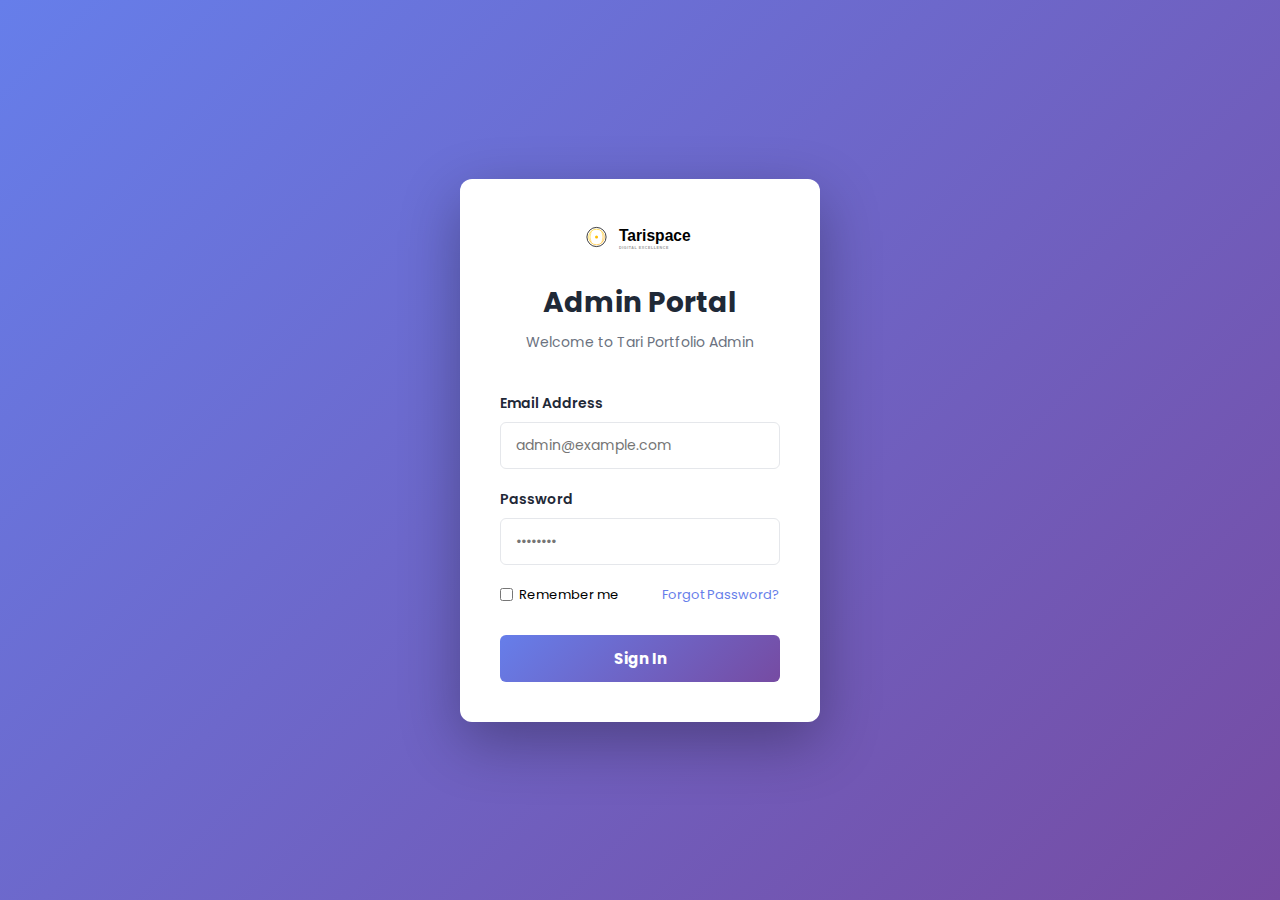
<file: admin-login.html>
<!DOCTYPE html>
<html lang="en">
<head>
    <meta charset="UTF-8">
    <meta name="viewport" content="width=device-width, initial-scale=1.0">
    <title>Admin Login - Tari Portfolio</title>
    <link href="https://fonts.googleapis.com/css?family=Poppins:200,300,400,500,600,700,800&display=swap" rel="stylesheet">
    <style>
        * {
            margin: 0;
            padding: 0;
            box-sizing: border-box;
        }

        body {
            font-family: 'Poppins', sans-serif;
            background: linear-gradient(135deg, #667eea 0%, #764ba2 100%);
            min-height: 100vh;
            display: flex;
            align-items: center;
            justify-content: center;
        }

        .login-container {
            width: 100%;
            max-width: 400px;
            padding: 20px;
        }

        .login-card {
            background: white;
            border-radius: 12px;
            box-shadow: 0 20px 60px rgba(0, 0, 0, 0.3);
            padding: 40px;
            animation: slideUp 0.5s ease;
        }

        @keyframes slideUp {
            from {
                opacity: 0;
                transform: translateY(30px);
            }
            to {
                opacity: 1;
                transform: translateY(0);
            }
        }

        .login-header {
            text-align: center;
            margin-bottom: 40px;
        }

        .login-logo {
            max-width: 120px;
            height: auto;
            margin-bottom: 20px;
        }

        .login-header h1 {
            font-size: 28px;
            font-weight: 700;
            color: #1f2937;
            margin-bottom: 8px;
        }

        .login-header p {
            color: #6b7280;
            font-size: 14px;
        }

        .form-group {
            margin-bottom: 20px;
        }

        .form-group label {
            display: block;
            margin-bottom: 8px;
            font-weight: 600;
            color: #1f2937;
            font-size: 14px;
        }

        .form-group input {
            width: 100%;
            padding: 12px 15px;
            border: 1px solid #e5e7eb;
            border-radius: 6px;
            font-size: 14px;
            font-family: 'Poppins', sans-serif;
            transition: all 0.3s ease;
        }

        .form-group input:focus {
            outline: none;
            border-color: #667eea;
            box-shadow: 0 0 0 3px rgba(102, 126, 234, 0.1);
        }

        .remember-forgot {
            display: flex;
            justify-content: space-between;
            align-items: center;
            margin-bottom: 30px;
            font-size: 13px;
        }

        .remember-forgot label {
            display: flex;
            align-items: center;
            gap: 6px;
            margin: 0;
            font-weight: 400;
            cursor: pointer;
        }

        .remember-forgot label input {
            width: auto;
            cursor: pointer;
        }

        .remember-forgot a {
            color: #667eea;
            text-decoration: none;
            transition: color 0.3s ease;
        }

        .remember-forgot a:hover {
            color: #764ba2;
        }

        .login-btn {
            width: 100%;
            padding: 12px;
            background: linear-gradient(135deg, #667eea 0%, #764ba2 100%);
            color: white;
            border: none;
            border-radius: 6px;
            font-size: 15px;
            font-weight: 700;
            cursor: pointer;
            transition: all 0.3s ease;
            font-family: 'Poppins', sans-serif;
        }

        .login-btn:hover {
            transform: translateY(-2px);
            box-shadow: 0 10px 25px rgba(102, 126, 234, 0.3);
        }

        .login-btn:active {
            transform: translateY(0);
        }

        .divider {
            text-align: center;
            margin: 25px 0;
            color: #d1d5db;
            font-size: 13px;
        }

        .divider::before {
            content: '';
            display: inline-block;
            width: 40%;
            height: 1px;
            background: #d1d5db;
            vertical-align: middle;
            margin-right: 10px;
        }

        .divider::after {
            content: '';
            display: inline-block;
            width: 40%;
            height: 1px;
            background: #d1d5db;
            vertical-align: middle;
            margin-left: 10px;
        }

        .demo-login {
            background: #f3f4f6;
            padding: 15px;
            border-radius: 6px;
            margin-bottom: 20px;
            font-size: 13px;
            color: #6b7280;
        }

        .demo-login p {
            margin-bottom: 8px;
            font-weight: 600;
        }

        .demo-login code {
            background: #e5e7eb;
            padding: 3px 6px;
            border-radius: 3px;
            font-family: 'Courier New', monospace;
        }

        .error-message {
            color: #ef4444;
            font-size: 13px;
            margin-top: 5px;
            display: none;
        }

        .success-message {
            color: #10b981;
            font-size: 13px;
            margin-top: 5px;
            display: none;
        }

        @media (max-width: 480px) {
            .login-card {
                padding: 30px 20px;
            }

            .login-header h1 {
                font-size: 24px;
            }
        }
    </style>
</head>
<body>
    <div class="login-container">
        <div class="login-card">
            <div class="login-header">
                <img src="img/logo/tarispace-logo.svg" alt="Logo" class="login-logo">
                <h1>Admin Portal</h1>
                <p>Welcome to Tari Portfolio Admin</p>
            </div>

            <form id="loginForm">
                <div class="form-group">
                    <label for="email">Email Address</label>
                    <input type="email" id="email" name="email" placeholder="admin@example.com" required>
                    <div class="error-message" id="emailError"></div>
                </div>

                <div class="form-group">
                    <label for="password">Password</label>
                    <input type="password" id="password" name="password" placeholder="••••••••" required>
                    <div class="error-message" id="passwordError"></div>
                </div>

                <div class="remember-forgot">
                    <label>
                        <input type="checkbox" id="remember" name="remember">
                        Remember me
                    </label>
                    <a href="#" onclick="handleForgotPassword(event)">Forgot Password?</a>
                </div>

                <button type="submit" class="login-btn">Sign In</button>

                <div class="error-message" id="generalError"></div>
                <div class="success-message" id="successMessage"></div>
            </form>

        </div>
    </div>

    <script>
        window.__API_BASE_URL = ['tarispace.me', 'www.tarispace.me'].includes(window.location.hostname)
            ? 'https://www.tarispace.me/api'
            : 'http://127.0.0.1:4000/api';
    </script>
    <script src="js/data-sync-service.js"></script>
    <script>
        const LoginManager = {
            isSubmitting: false,

            async init() {
                document.getElementById('loginForm').addEventListener('submit', (e) => {
                    this.handleLogin(e);
                });

                await DataSyncService.init();
                this.checkAuth();
            },

            clearMessages() {
                document.getElementById('emailError').style.display = 'none';
                document.getElementById('passwordError').style.display = 'none';
                document.getElementById('generalError').style.display = 'none';
                document.getElementById('successMessage').style.display = 'none';
            },

            setError(message) {
                const errorEl = document.getElementById('generalError');
                errorEl.textContent = message;
                errorEl.style.display = 'block';
            },

            setSuccess(message) {
                const successEl = document.getElementById('successMessage');
                successEl.textContent = message;
                successEl.style.display = 'block';
            },

            setLoadingState(isLoading) {
                const button = document.querySelector('.login-btn');
                if (!button) return;

                button.disabled = isLoading;
                button.textContent = isLoading ? 'Please wait...' : 'Sign In';
            },

            async handleLogin(e) {
                e.preventDefault();
                if (this.isSubmitting) return;

                const email = document.getElementById('email').value;
                const password = document.getElementById('password').value;
                const remember = document.getElementById('remember').checked;

                this.clearMessages();

                if (!email || !password) {
                    this.setError('Please fill in all fields');
                    return;
                }

                try {
                    this.isSubmitting = true;
                    this.setLoadingState(true);

                    const isValid = await DataSyncService.verifyAdminCredentials(email, password);

                    if (!isValid) {
                        this.setError('Invalid email or password');
                        return;
                    }

                    this.loginSuccess(email, remember);
                } catch (error) {
                    this.setError(error.message || 'Unable to sign in right now');
                } finally {
                    this.isSubmitting = false;
                    this.setLoadingState(false);
                }
            },

            loginSuccess(email, remember) {
                const existingAuth = this.getStoredAuthData();
                const authData = {
                    email: email,
                    token: existingAuth?.token || '',
                    loginTime: new Date().toISOString()
                };

                localStorage.setItem('authData', JSON.stringify(authData));

                if (remember) {
                    localStorage.setItem('rememberEmail', email);
                } else {
                    localStorage.removeItem('rememberEmail');
                }

                this.setSuccess('Login successful! Redirecting...');

                setTimeout(() => {
                    window.location.href = 'admin.html';
                }, 1500);
            },

            getStoredAuthData() {
                try {
                    return JSON.parse(localStorage.getItem('authData') || '{}');
                } catch (error) {
                    return {};
                }
            },

            checkAuth() {
                const authData = localStorage.getItem('authData');
                const rememberEmail = localStorage.getItem('rememberEmail');

                if (rememberEmail) {
                    document.getElementById('email').value = rememberEmail;
                    document.getElementById('remember').checked = true;
                }

                if (authData) {
                    try {
                        const auth = JSON.parse(authData);
                        const loginTime = new Date(auth.loginTime).getTime();
                        const now = Date.now();
                        const sessionDuration = 24 * 60 * 60 * 1000;

                        if (now - loginTime < sessionDuration) {
                            window.location.href = 'admin.html';
                        } else {
                            localStorage.removeItem('authData');
                        }
                    } catch (error) {
                        localStorage.removeItem('authData');
                    }
                }
            },

            async handleForgotPassword(e) {
                e.preventDefault();
                this.clearMessages();

                try {
                    await DataSyncService.init();
                    const adminAuth = await DataSyncService.getAdminAuth(true);
                    const email = prompt(`Enter the admin email to reset the password.\n\nCurrent admin email: ${adminAuth.email}`);
                    if (email === null) return;

                    const recoveryKey = prompt(
                        'Enter your backend recovery key (ADMIN_RECOVERY_KEY from backend/.env).'
                    );
                    if (recoveryKey === null) return;

                    const newPassword = prompt('Enter your new admin password (minimum 6 characters).');
                    if (newPassword === null) return;

                    const confirmPassword = prompt('Confirm your new admin password.');
                    if (confirmPassword === null) return;

                    if (newPassword !== confirmPassword) {
                        this.setError('The new passwords do not match');
                        return;
                    }

                    await DataSyncService.resetAdminPassword({
                        email,
                        recoveryKey,
                        newPassword
                    });

                    document.getElementById('email').value = adminAuth.email;
                    document.getElementById('password').value = '';
                    this.setSuccess('Password reset successful. Sign in with your new password.');
                } catch (error) {
                    this.setError(error.message || 'Password reset failed');
                }
            }
        };

        function handleForgotPassword(e) {
            LoginManager.handleForgotPassword(e);
        }

        document.addEventListener('DOMContentLoaded', () => {
            LoginManager.init();
        });
    </script>
</body>
</html>
</file>
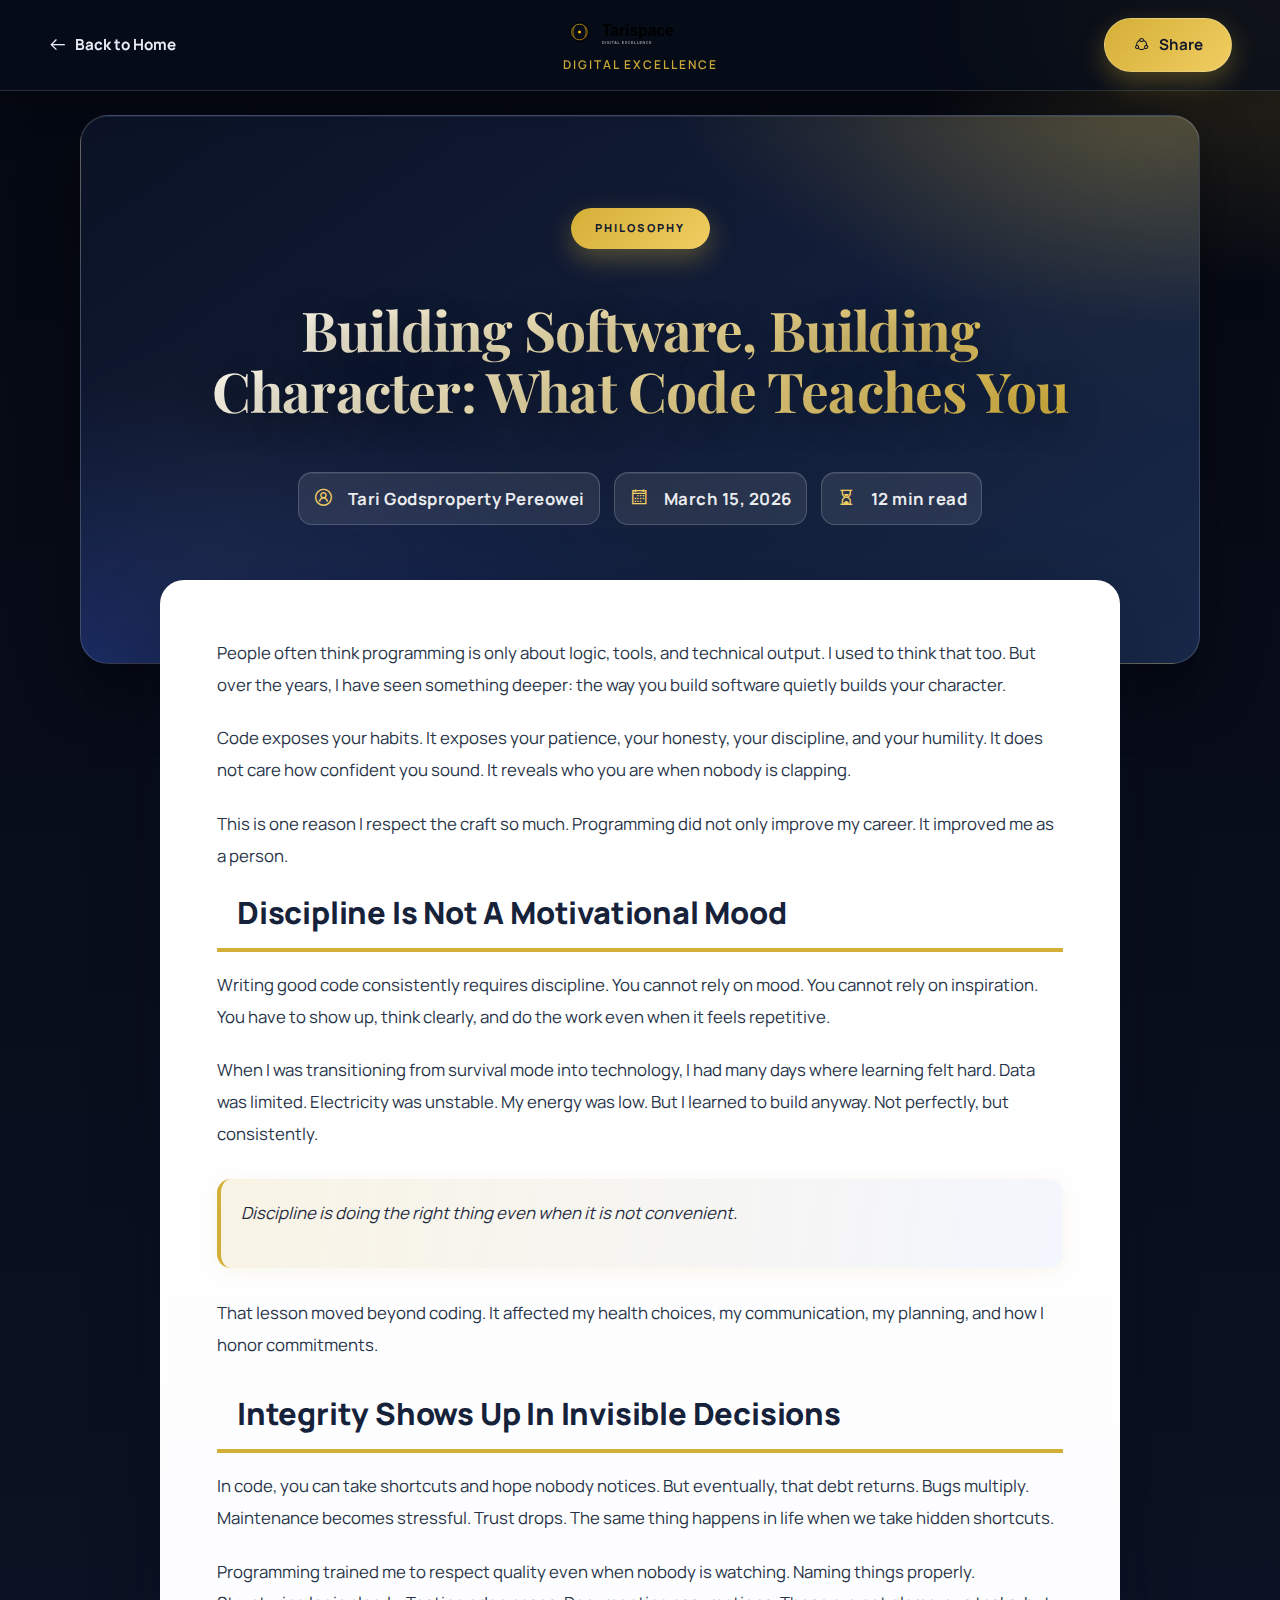
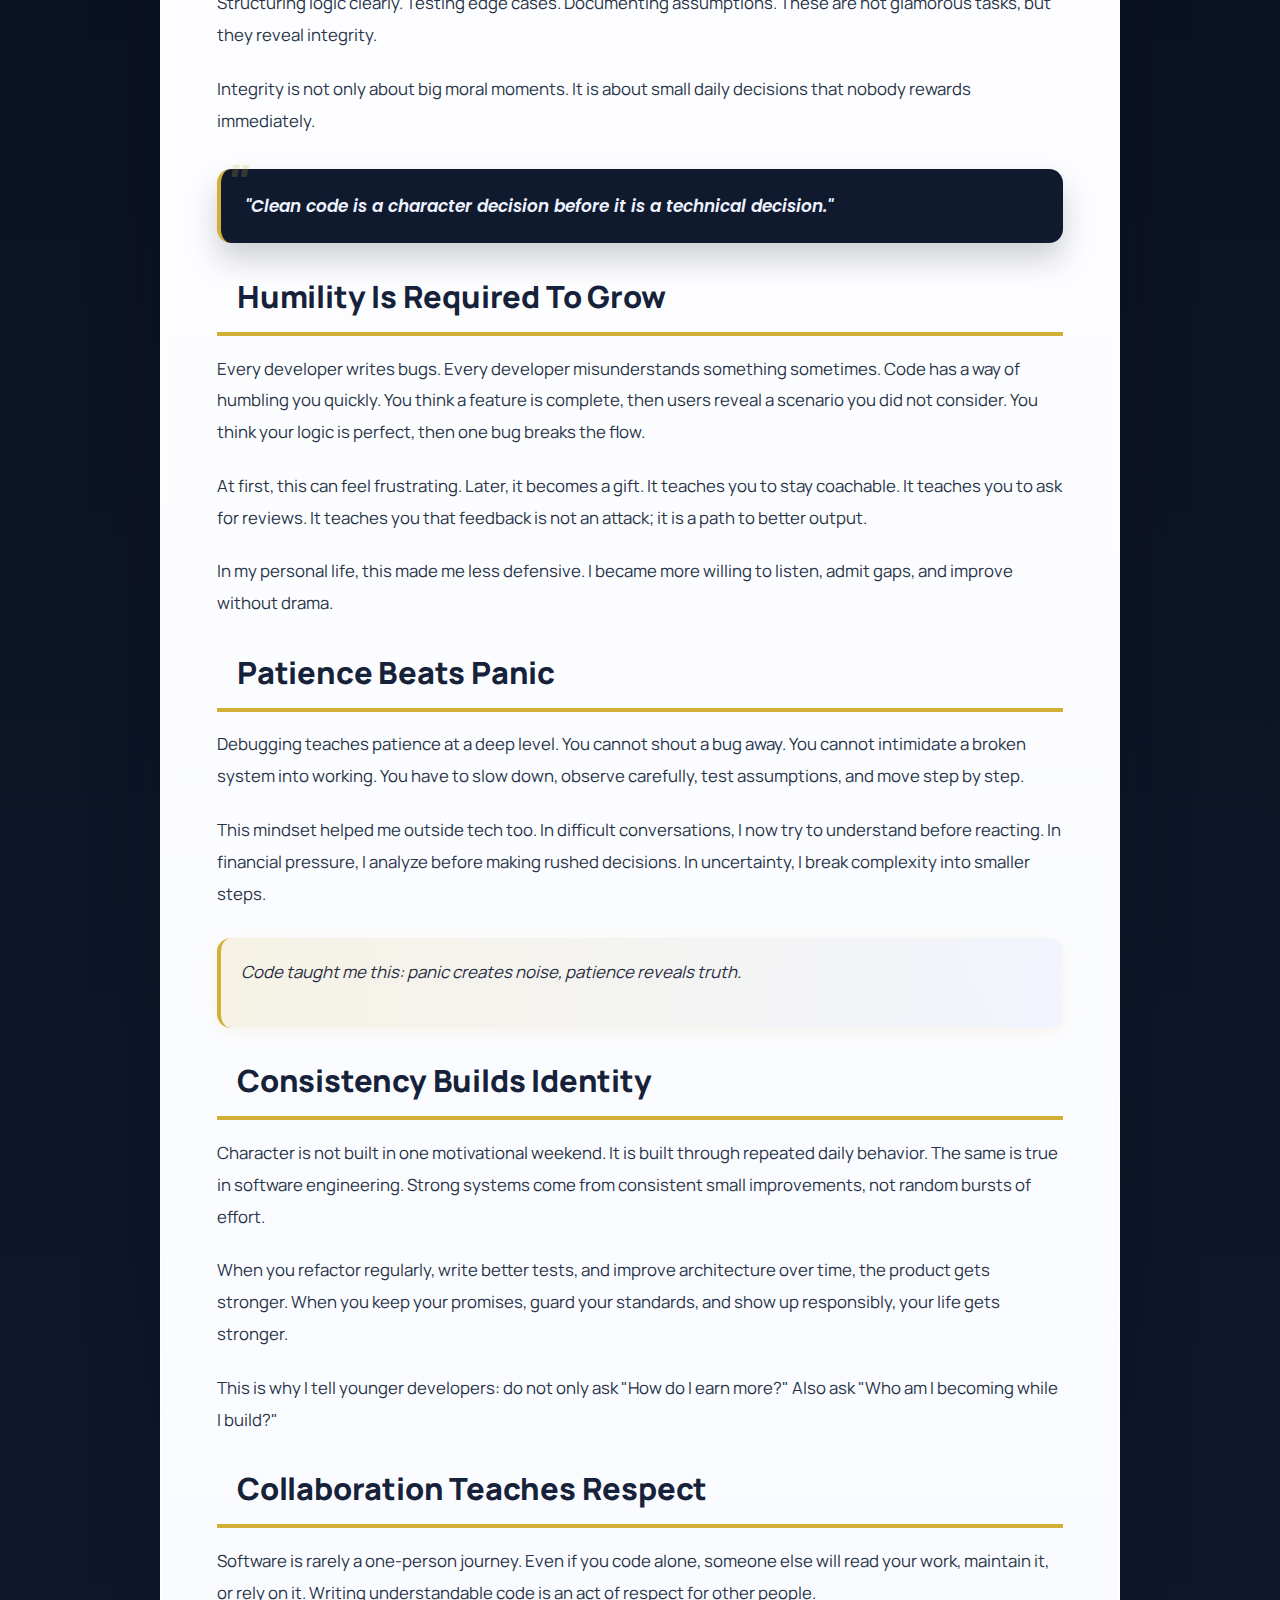
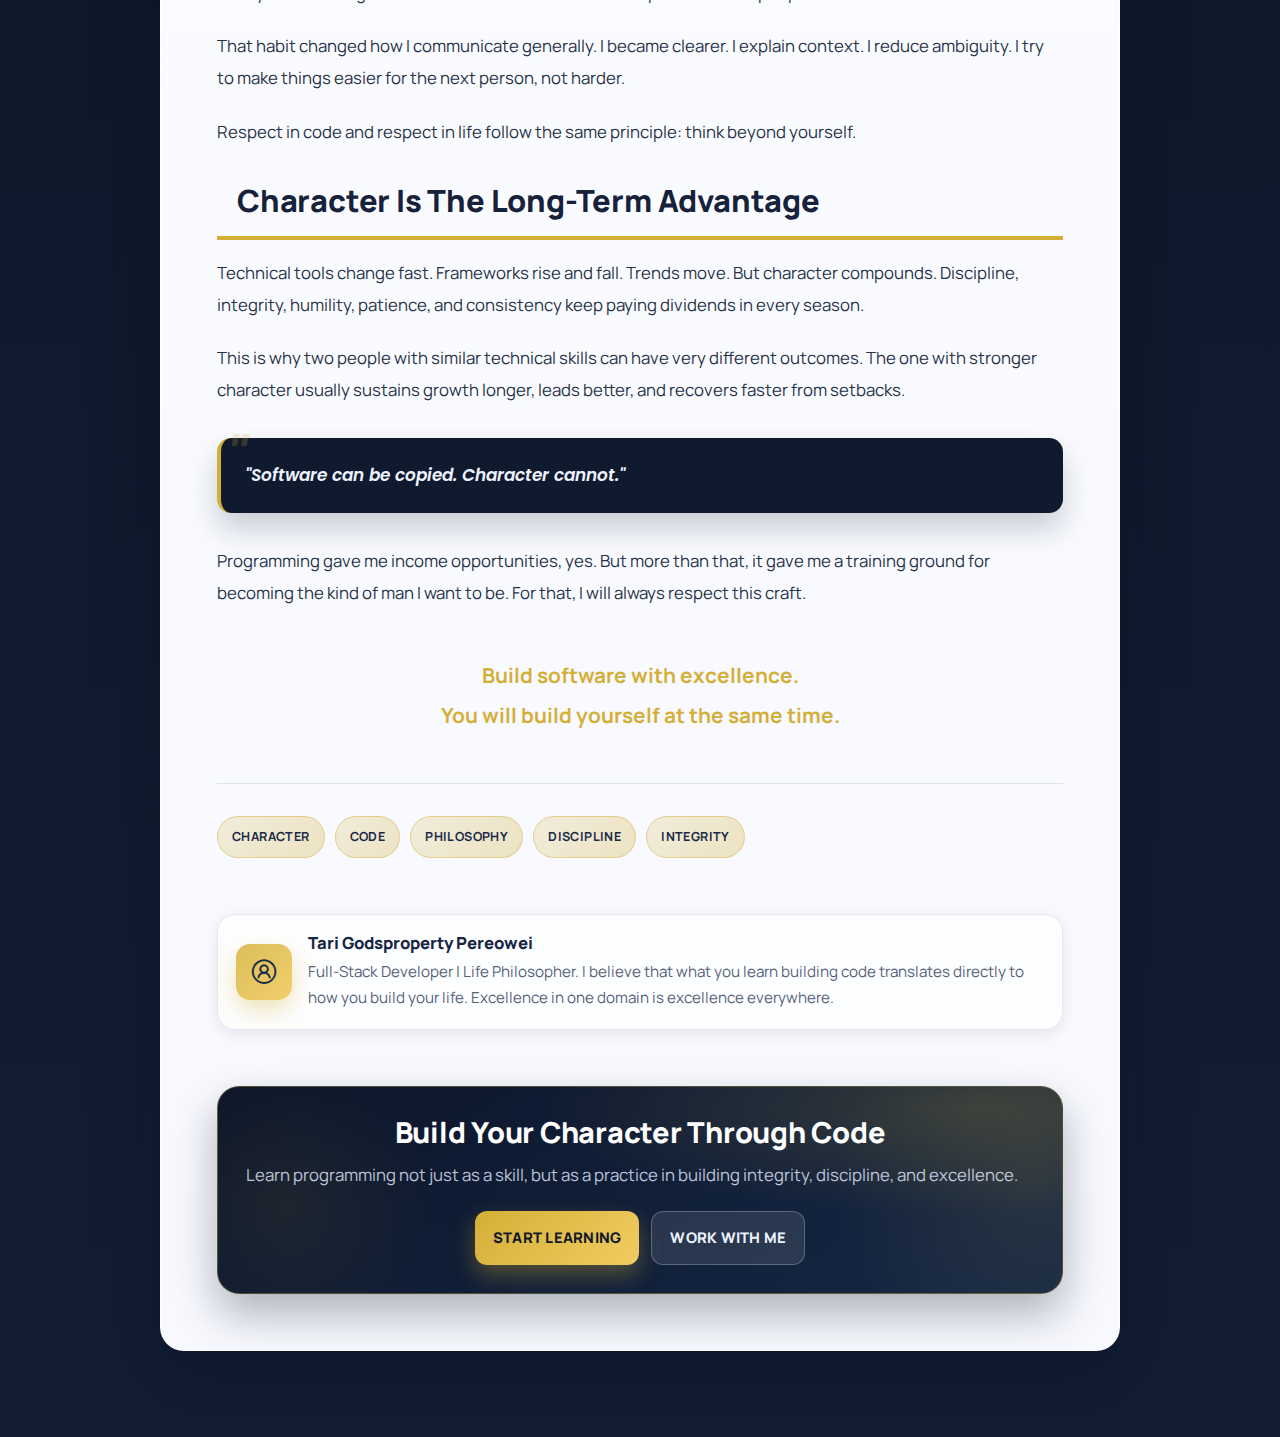
<file: article-building-character.html>
<!DOCTYPE html>
<html class="no-js" lang="en">
<head>
	<meta charset="utf-8">
	<meta http-equiv="x-ua-compatible" content="ie=edge">
	<title>Building Software, Building Character - Tarispace</title>
	<meta name="description" content="Code teaches you discipline, integrity, and patience. Learn how building software builds character and makes you a better human being.">
	<meta name="viewport" content="width=device-width, initial-scale=1, shrink-to-fit=no">
	
	<link rel="manifest" href="site.webmanifest">
	<link rel="icon" type="image/svg+xml" href="favicon.svg">
	
	<link href="https://fonts.googleapis.com/css?family=Poppins:100,200,300,400,500,500i,600,700,800,900&display=swap" rel="stylesheet">
	<link href="https://fonts.googleapis.com/css?family=Merriweather:300,400,700&display=swap" rel="stylesheet">
	
	<link rel="stylesheet" href="css/font-awesome.min.css">
	<link rel="stylesheet" href="css/line-awesome.css">
	<link rel="stylesheet" href="css/animate.min.css">
	<link rel="stylesheet" href="css/bootstrap.min.css">
	<link rel="stylesheet" href="css/modern-design.css">
	
	<style>
		:root { --gold: #D4AF37; --dark-bg: #0F1419; --text-white: #FFFFFF; --text-light: #B0B0B0; --content-bg: #FFFFFF; }
		* { margin: 0; padding: 0; box-sizing: border-box; }
		body { font-family: 'Merriweather', 'Poppins', sans-serif; color: #333; line-height: 1.8; background-color: var(--dark-bg); }
		.article-navbar { background: var(--text-white); padding: 20px 40px; box-shadow: 0 2px 20px rgba(0, 0, 0, 0.1); position: sticky; top: 0; z-index: 1000; }
		.navbar-container { max-width: 1400px; margin: 0 auto; display: flex; justify-content: space-between; align-items: center; width: 100%; padding: 0 20px; gap: 40px; }
		.navbar-left { display: flex; align-items: center; gap: 0; flex-shrink: 0; }
		.back-button { display: inline-flex; align-items: center; gap: 8px; color: #1e293b; text-decoration: none; font-weight: 600; transition: all 0.3s ease; font-size: 0.95rem; }
		.back-button:hover { color: var(--gold); transform: translateX(-3px); }
		.back-button i { font-size: 1.2rem; }
		.navbar-center { flex: 1; display: flex; justify-content: center; align-items: center; }
		.navbar-logo { text-align: center; }
		.navbar-logo img { max-width: 120px; height: auto; display: block; }
		.navbar-logo-text { font-size: 0.75rem; text-transform: uppercase; letter-spacing: 2px; color: var(--gold); font-weight: 600; margin-top: 4px; }
		.share-button { background: var(--gold); color: #000; border: none; padding: 12px 28px; border-radius: 30px; font-weight: 700; cursor: pointer; transition: all 0.3s ease; font-size: 0.95rem; display: flex; align-items: center; gap: 8px; flex-shrink: 0; }
		.share-button:hover { background: #E5C158; transform: translateY(-2px); box-shadow: 0 8px 20px rgba(212, 175, 55, 0.3); }
		.share-button i { font-size: 1.1rem; }
		.article-wrapper { background: var(--dark-bg); padding: 0; min-height: calc(100vh - 80px); }
		.article-header { background: linear-gradient(135deg, #0F1419 0%, #1a1f2e 50%, rgba(212, 175, 55, 0.1) 100%); position: relative; overflow: hidden; color: white; padding: 120px 40px 100px; text-align: center; }
		.article-header::before { content: ''; position: absolute; top: -50%; right: -20%; width: 600px; height: 600px; background: radial-gradient(circle, rgba(212, 175, 55, 0.15) 0%, transparent 70%); border-radius: 50%; z-index: 1; }
		.article-header::after { content: ''; position: absolute; bottom: -30%; left: -10%; width: 500px; height: 500px; background: radial-gradient(circle, rgba(212, 175, 55, 0.08) 0%, transparent 70%); border-radius: 50%; z-index: 1; }
		.article-header-content { position: relative; z-index: 2; max-width: 1000px; margin: 0 auto; animation: slideInDown 0.8s ease-out; }
		.article-category { display: inline-block; background: linear-gradient(135deg, #D4AF37 0%, #E5C158 100%); color: #000; padding: 14px 35px; border-radius: 50px; font-size: 11px; font-weight: 900; text-transform: uppercase; letter-spacing: 3px; margin-bottom: 40px; box-shadow: 0 15px 40px rgba(212, 175, 55, 0.35); transition: all 0.4s cubic-bezier(0.34, 1.56, 0.64, 1); position: relative; }
		.article-category:hover { transform: translateY(-5px) scale(1.05); box-shadow: 0 25px 60px rgba(212, 175, 55, 0.45); }
		.article-category::before { content: ''; margin-right: 0; }
		.article-title { font-size: 3.8rem; font-weight: 900; margin-bottom: 35px; line-height: 1.15; text-shadow: 0 15px 50px rgba(0, 0, 0, 0.6); letter-spacing: -2px; background: linear-gradient(135deg, #FFFFFF 0%, #D4AF37 100%); -webkit-background-clip: text; -webkit-text-fill-color: transparent; background-clip: text; }
		.article-meta-header { display: flex; justify-content: center; align-items: center; gap: 60px; margin-top: 50px; flex-wrap: wrap; font-size: 1.05rem; }
		.meta-item { display: flex; align-items: center; gap: 14px; background: rgba(212, 175, 55, 0.1); padding: 12px 24px; border-radius: 50px; border: 1px solid rgba(212, 175, 55, 0.3); transition: all 0.3s ease; }
		.meta-item:hover { background: rgba(212, 175, 55, 0.15); border-color: rgba(212, 175, 55, 0.6); transform: translateY(-3px); }
		.meta-item i { font-size: 1.3rem; color: #D4AF37; }
		.meta-item strong { font-weight: 700; letter-spacing: 0.5px; }
		.article-content { max-width: 900px; margin: -50px auto 0; background: var(--content-bg); padding: 80px; box-shadow: 0 20px 80px rgba(0, 0, 0, 0.4); border-radius: 12px; position: relative; z-index: 10; }
		.article-body { font-family: 'Merriweather', serif; font-size: 1.15rem; color: #2c3e50; line-height: 2.1; }
		.article-body p { margin-bottom: 2rem; text-align: justify; }
		.article-body strong { color: var(--gold); font-weight: 700; }
		.article-body em { color: #d63031; font-style: italic; font-weight: 600; }
		.article-section-title { font-size: 2.2rem; font-weight: 900; color: var(--dark-bg); margin: 2.5rem 0 1.5rem; padding-bottom: 15px; padding-left: 20px; border-bottom: 4px solid var(--gold); font-family: 'Poppins', sans-serif; letter-spacing: -0.5px; position: relative; }
		.article-section-title::before { content: ''; }
		.article-section-title:first-of-type { border-top: none; padding-top: 0; margin-top: 0; }
		.emphasis-block { background: linear-gradient(135deg, rgba(212, 175, 55, 0.08) 0%, rgba(212, 175, 55, 0.04) 100%); border-left: 6px solid var(--gold); padding: 25px 30px; margin: 2.5rem 0; border-radius: 8px; font-style: italic; color: #2c3e50; line-height: 1.9; box-shadow: 0 4px 15px rgba(212, 175, 55, 0.1); position: relative; padding-left: 30px; }
		.emphasis-block::before { content: ''; }
		.article-quote { border-left: 5px solid var(--gold); padding: 25px 0 25px 35px; margin: 2.5rem 0; font-size: 1.2rem; color: #34495e; font-style: italic; font-family: 'Poppins', sans-serif; font-weight: 600; background: linear-gradient(to right, rgba(212, 175, 55, 0.05), transparent); position: relative; }
		.article-quote::before { content: '"'; position: absolute; left: 5px; font-size: 3.5rem; color: rgba(212, 175, 55, 0.2); line-height: 0; }
		.article-footer { border-top: 3px solid var(--gold); margin-top: 4rem; padding-top: 2.5rem; }
		.article-tags { display: flex; gap: 12px; flex-wrap: wrap; margin-bottom: 2.5rem; }
		.article-tag { display: inline-block; background: linear-gradient(135deg, var(--gold) 0%, #E5C158 100%); color: #000; padding: 10px 22px; border-radius: 50px; font-size: 0.8rem; font-weight: 900; border: 2px solid transparent; transition: all 0.4s cubic-bezier(0.34, 1.56, 0.64, 1); text-transform: uppercase; letter-spacing: 1.5px; }
		.article-tag:hover { transform: scale(1.08); box-shadow: 0 8px 25px rgba(212, 175, 55, 0.4); }
		.article-cta { background: linear-gradient(135deg, var(--dark-bg) 0%, #1a1f28 100%); color: white; padding: 50px 40px; border-radius: 12px; margin-top: 3.5rem; text-align: center; border: 3px solid var(--gold); position: relative; overflow: hidden; }
		.article-cta::before { content: ''; position: absolute; top: -50%; right: -20%; width: 400px; height: 400px; background: radial-gradient(circle, rgba(212, 175, 55, 0.1) 0%, transparent 70%); border-radius: 50%; z-index: 0; }
		.article-cta::after { content: ''; position: absolute; bottom: -30%; left: -10%; width: 300px; height: 300px; background: radial-gradient(circle, rgba(212, 175, 55, 0.08) 0%, transparent 70%); border-radius: 50%; z-index: 0; }
		.article-cta-content { position: relative; z-index: 1; }
		.article-cta h3 { font-size: 1.8rem; margin-bottom: 15px; color: var(--gold); font-weight: 800; }
		.article-cta p { margin-bottom: 25px; font-size: 1.05rem; color: #b0b0b0; }
		.cta-buttons { display: flex; gap: 15px; justify-content: center; flex-wrap: wrap; }
		.cta-btn { padding: 14px 35px; border: none; border-radius: 30px; font-weight: 700; cursor: pointer; transition: all 0.3s ease; font-size: 0.95rem; text-transform: uppercase; letter-spacing: 1px; }
		.cta-btn-primary { background: var(--gold); color: #000; }
		.cta-btn-primary:hover { background: #E5C158; transform: translateY(-3px); box-shadow: 0 10px 30px rgba(212, 175, 55, 0.4); }
		.cta-btn-secondary { background: transparent; color: var(--gold); border: 2px solid var(--gold); }
		.cta-btn-secondary:hover { background: var(--gold); color: #000; transform: translateY(-3px); }
		.author-section { background: linear-gradient(135deg, #f8f9fa 0%, #f0f0f0 100%); padding: 40px; border-radius: 12px; margin-top: 3.5rem; display: flex; gap: 30px; align-items: flex-start; border-left: 5px solid var(--gold); box-shadow: 0 4px 15px rgba(0, 0, 0, 0.08); }
		.author-image { width: 100px; height: 100px; border-radius: 50%; background: linear-gradient(135deg, var(--gold) 0%, #e8c547 100%); flex-shrink: 0; display: flex; align-items: center; justify-content: center; color: #000; font-size: 2.5rem; box-shadow: 0 8px 25px rgba(212, 175, 55, 0.3); }
		.author-info h4 { font-size: 1.2rem; margin-bottom: 8px; color: var(--dark-bg); font-weight: 800; }
		.author-info p { color: #555; font-size: 0.95rem; line-height: 1.7; }
		@media (max-width: 768px) {
			.article-title { font-size: 1.6rem; }
			.article-header { padding: 50px 20px 40px; }
			.article-content { padding: 30px 20px; }
			.article-body { font-size: 0.95rem; line-height: 1.8; }
			.article-section-title { font-size: 1.3rem; }
			.navbar-container { padding: 0 8px; gap: 10px; flex-direction: row; justify-content: space-between; align-items: center; }
			.navbar-left { flex: 0 0 auto; }
			.navbar-center { flex: 1; display: flex; justify-content: center; align-items: center; min-width: 0; }
			.back-button { font-size: 0.75rem; padding: 6px 8px; white-space: nowrap; }
			.back-button i { font-size: 0.95rem; }
			.share-button { padding: 8px 14px; font-size: 0.75rem; gap: 4px; flex-shrink: 0; }
			.share-button i { font-size: 0.85rem; }
			.navbar-logo img { max-width: 90px; height: auto; }
			.navbar-logo-text { font-size: 0.6rem; letter-spacing: 1px; margin-top: 2px; }
			.author-section { flex-direction: column; text-align: center; }
			.author-image { margin: 0 auto; }
		}
		@keyframes slideInDown {
			from { opacity: 0; transform: translateY(-50px); }
			to { opacity: 1; transform: translateY(0); }
		}
	</style>
	<link rel="stylesheet" href="css/article-modern.css">
</head>
<body>
	<nav class="article-navbar">
		<div class="navbar-container">
			<!-- Left: Back Button -->
			<div class="navbar-left">
				<a href="index.html#page5" class="back-button">
					<i class="las la-arrow-left"></i>
					Back to Home
				</a>
			</div>

			<!-- Center: Logo -->
			<div class="navbar-center">
				<div class="navbar-logo">
					<img src="img/logo/tarispace-logo.svg" alt="Tarispace">
					<div class="navbar-logo-text">Digital Excellence</div>
				</div>
			</div>

			<!-- Right: Share Button -->
			<button class="share-button">
				<i class="las la-share-alt"></i>
				Share
			</button>
		</div>
			</div>
		</div>
	</nav>

	<div class="article-wrapper">
		<header class="article-header">
			<div class="article-header-content">
				<span class="article-category">PHILOSOPHY</span>
				<h1 class="article-title">Building Software, Building Character: What Code Teaches You</h1>
				<div class="article-meta-header">
					<div class="meta-item">
						<i class="las la-user-circle"></i>
						<strong>Tari Godsproperty Pereowei</strong>
					</div>
					<div class="meta-item">
						<i class="las la-calendar-alt"></i>
						<strong>March 15, 2026</strong>
					</div>
					<div class="meta-item">
						<i class="las la-hourglass-half"></i>
						<strong>12 min read</strong>
					</div>
				</div>
			</div>
		</header>

		<article class="article-content">
			<div class="article-body">
				<p>People often think programming is only about logic, tools, and technical output. I used to think that too. But over the years, I have seen something deeper: the way you build software quietly builds your character.</p>

				<p>Code exposes your habits. It exposes your patience, your honesty, your discipline, and your humility. It does not care how confident you sound. It reveals who you are when nobody is clapping.</p>

				<p>This is one reason I respect the craft so much. Programming did not only improve my career. It improved me as a person.</p>

				<h2 class="article-section-title">Discipline Is Not A Motivational Mood</h2>

				<p>Writing good code consistently requires discipline. You cannot rely on mood. You cannot rely on inspiration. You have to show up, think clearly, and do the work even when it feels repetitive.</p>

				<p>When I was transitioning from survival mode into technology, I had many days where learning felt hard. Data was limited. Electricity was unstable. My energy was low. But I learned to build anyway. Not perfectly, but consistently.</p>

				<div class="emphasis-block">
					<p>Discipline is doing the right thing even when it is not convenient.</p>
				</div>

				<p>That lesson moved beyond coding. It affected my health choices, my communication, my planning, and how I honor commitments.</p>

				<h2 class="article-section-title">Integrity Shows Up In Invisible Decisions</h2>

				<p>In code, you can take shortcuts and hope nobody notices. But eventually, that debt returns. Bugs multiply. Maintenance becomes stressful. Trust drops. The same thing happens in life when we take hidden shortcuts.</p>

				<p>Programming trained me to respect quality even when nobody is watching. Naming things properly. Structuring logic clearly. Testing edge cases. Documenting assumptions. These are not glamorous tasks, but they reveal integrity.</p>

				<p>Integrity is not only about big moral moments. It is about small daily decisions that nobody rewards immediately.</p>

				<div class="article-quote">
					"Clean code is a character decision before it is a technical decision."
				</div>

				<h2 class="article-section-title">Humility Is Required To Grow</h2>

				<p>Every developer writes bugs. Every developer misunderstands something sometimes. Code has a way of humbling you quickly. You think a feature is complete, then users reveal a scenario you did not consider. You think your logic is perfect, then one bug breaks the flow.</p>

				<p>At first, this can feel frustrating. Later, it becomes a gift. It teaches you to stay coachable. It teaches you to ask for reviews. It teaches you that feedback is not an attack; it is a path to better output.</p>

				<p>In my personal life, this made me less defensive. I became more willing to listen, admit gaps, and improve without drama.</p>

				<h2 class="article-section-title">Patience Beats Panic</h2>

				<p>Debugging teaches patience at a deep level. You cannot shout a bug away. You cannot intimidate a broken system into working. You have to slow down, observe carefully, test assumptions, and move step by step.</p>

				<p>This mindset helped me outside tech too. In difficult conversations, I now try to understand before reacting. In financial pressure, I analyze before making rushed decisions. In uncertainty, I break complexity into smaller steps.</p>

				<div class="emphasis-block">
					<p>Code taught me this: panic creates noise, patience reveals truth.</p>
				</div>

				<h2 class="article-section-title">Consistency Builds Identity</h2>

				<p>Character is not built in one motivational weekend. It is built through repeated daily behavior. The same is true in software engineering. Strong systems come from consistent small improvements, not random bursts of effort.</p>

				<p>When you refactor regularly, write better tests, and improve architecture over time, the product gets stronger. When you keep your promises, guard your standards, and show up responsibly, your life gets stronger.</p>

				<p>This is why I tell younger developers: do not only ask "How do I earn more?" Also ask "Who am I becoming while I build?"</p>

				<h2 class="article-section-title">Collaboration Teaches Respect</h2>

				<p>Software is rarely a one-person journey. Even if you code alone, someone else will read your work, maintain it, or rely on it. Writing understandable code is an act of respect for other people.</p>

				<p>That habit changed how I communicate generally. I became clearer. I explain context. I reduce ambiguity. I try to make things easier for the next person, not harder.</p>

				<p>Respect in code and respect in life follow the same principle: think beyond yourself.</p>

				<h2 class="article-section-title">Character Is The Long-Term Advantage</h2>

				<p>Technical tools change fast. Frameworks rise and fall. Trends move. But character compounds. Discipline, integrity, humility, patience, and consistency keep paying dividends in every season.</p>

				<p>This is why two people with similar technical skills can have very different outcomes. The one with stronger character usually sustains growth longer, leads better, and recovers faster from setbacks.</p>

				<div class="article-quote">
					"Software can be copied. Character cannot."
				</div>

				<p>Programming gave me income opportunities, yes. But more than that, it gave me a training ground for becoming the kind of man I want to be. For that, I will always respect this craft.</p>

				<p style="text-align: center; margin-top: 3rem; font-size: 1.3rem; font-weight: 700; color: var(--gold);">Build software with excellence.<br>You will build yourself at the same time.</p>

				<div class="article-footer">
					<div class="article-tags">
						<span class="article-tag">Character</span>
						<span class="article-tag">Code</span>
						<span class="article-tag">Philosophy</span>
						<span class="article-tag">Discipline</span>
						<span class="article-tag">Integrity</span>
					</div>

					<div class="author-section">
						<div class="author-image">
							<i class="las la-user-circle"></i>
						</div>
						<div class="author-info">
							<h4>Tari Godsproperty Pereowei</h4>
							<p>Full-Stack Developer | Life Philosopher. I believe that what you learn building code translates directly to how you build your life. Excellence in one domain is excellence everywhere.</p>
						</div>
					</div>

					<div class="article-cta">
						<div class="article-cta-content">
							<h3>Build Your Character Through Code</h3>
							<p>Learn programming not just as a skill, but as a practice in building integrity, discipline, and excellence.</p>
							<div class="cta-buttons">
								<button class="cta-btn cta-btn-primary" onclick="window.location.href='index.html#page3'">Start Learning</button>
								<button class="cta-btn cta-btn-secondary" onclick="window.location.href='index.html#page6'">Work With Me</button>
							</div>
						</div>
					</div>
				</div>
			</div>
		</article>
	</div>

	<script src="js/vendor/jquery-3.5.1.min.js"></script>
	<script>
		document.querySelector('.share-button').addEventListener('click', function() {
			if (navigator.share) {
				navigator.share({
					title: 'Building Software, Building Character: What Code Teaches You',
					text: 'Code teaches you discipline, integrity, and patience. Learn how building software builds character and makes you a better human being.',
					url: window.location.href
				});
			} else {
				alert('Share feature not supported on this browser.');
			}
		});
	</script>
</body>
</html>
</file>
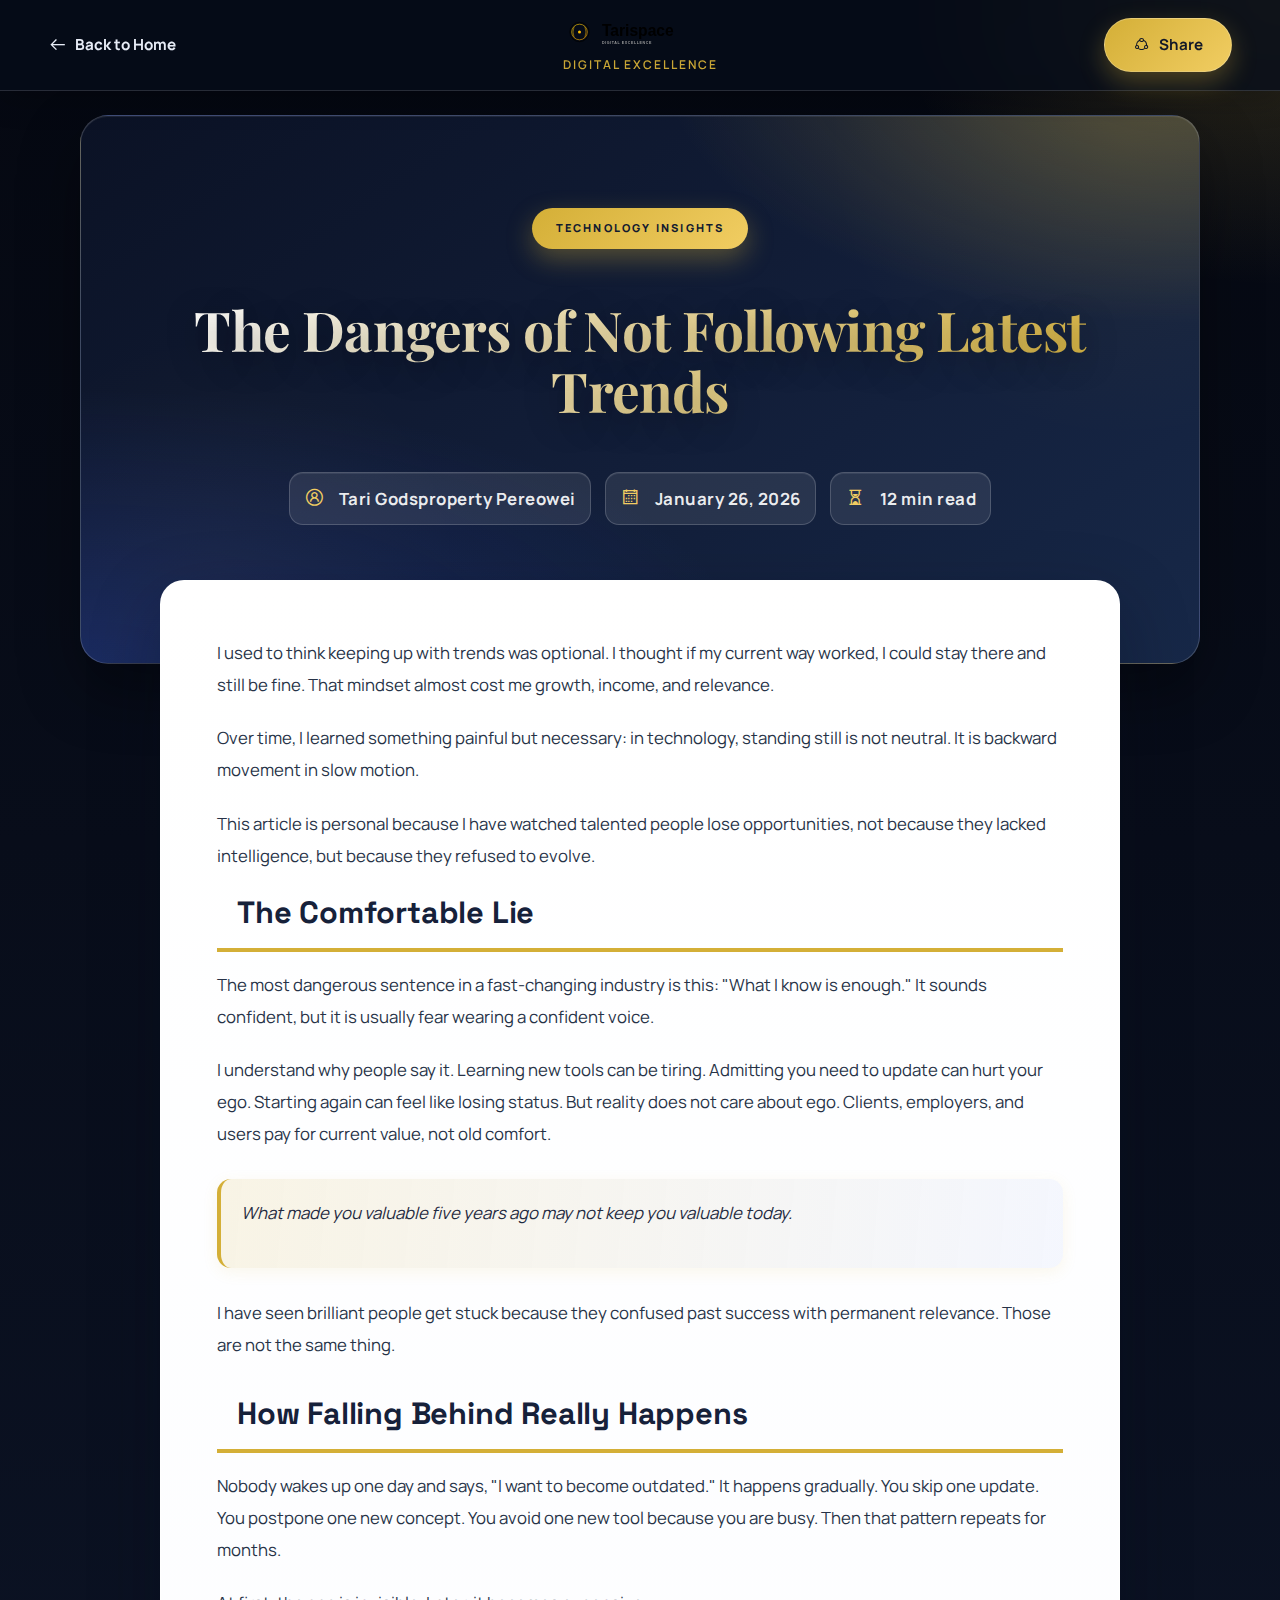
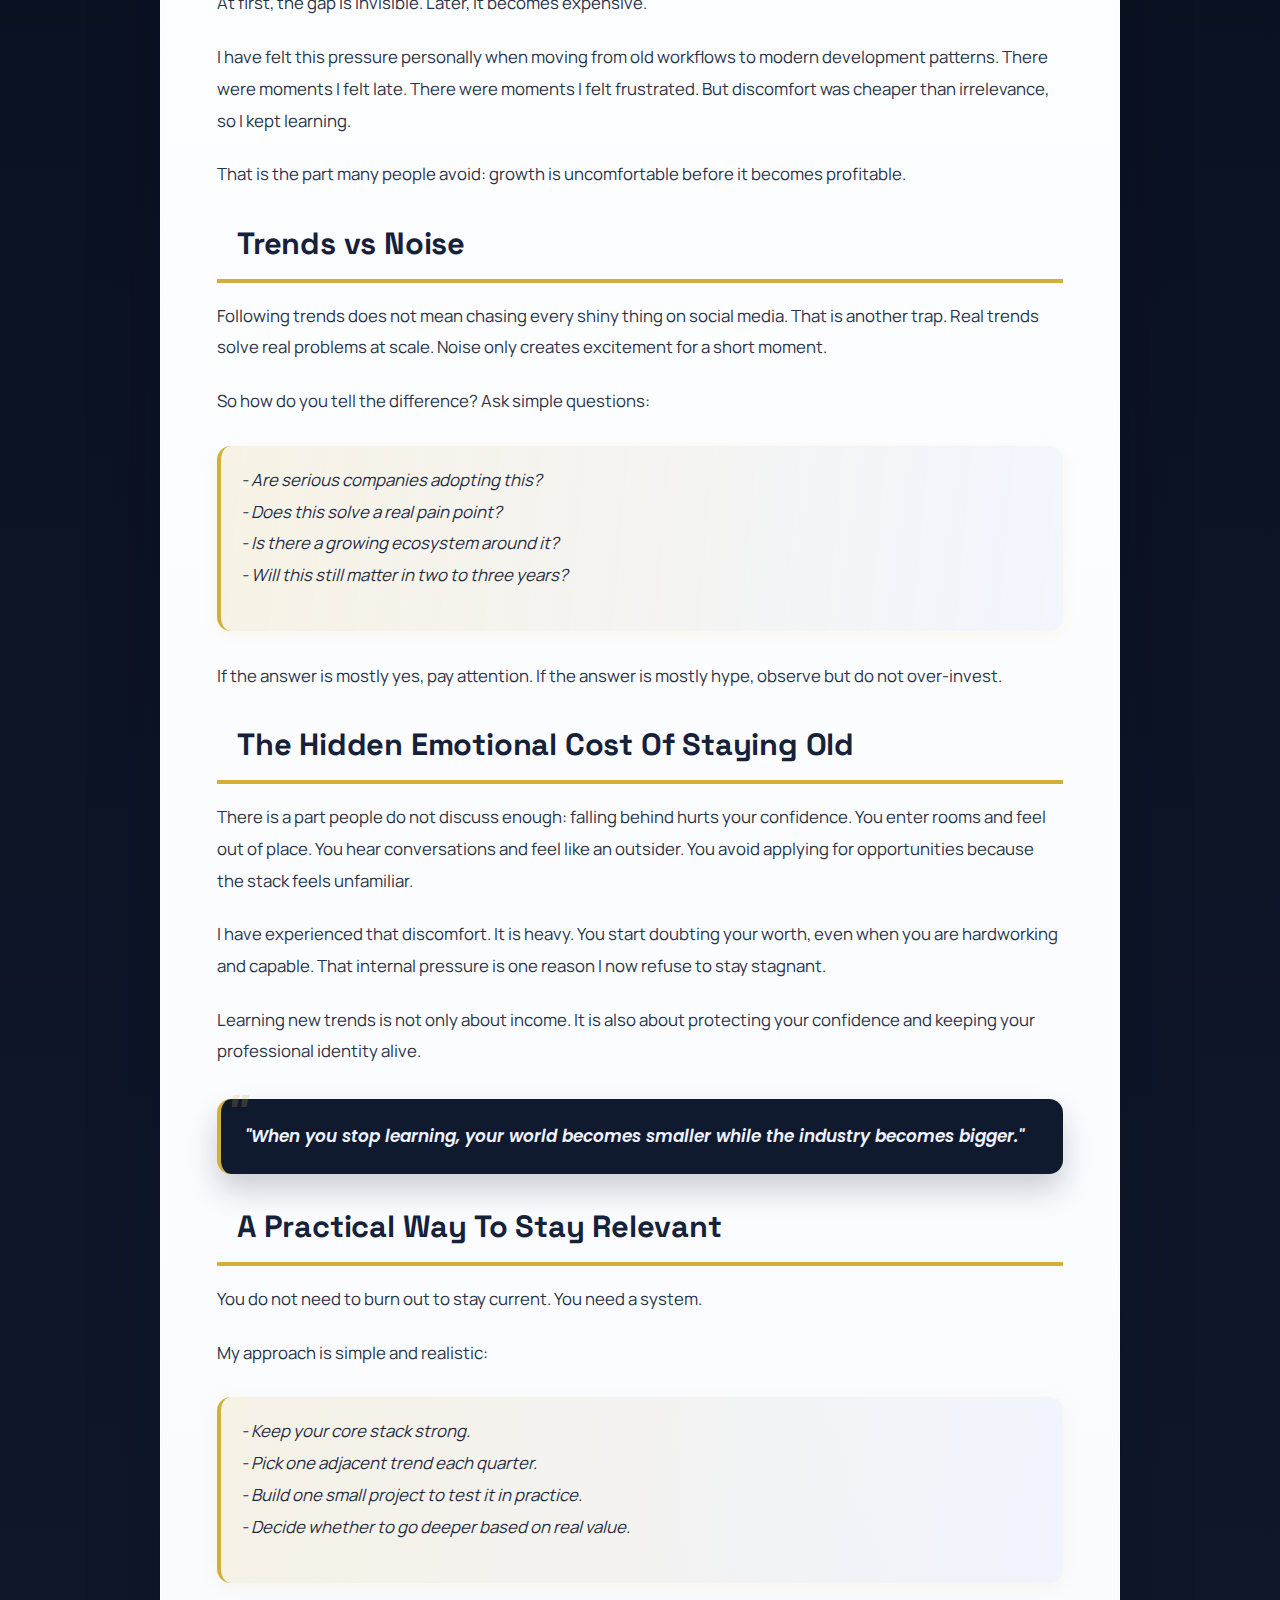
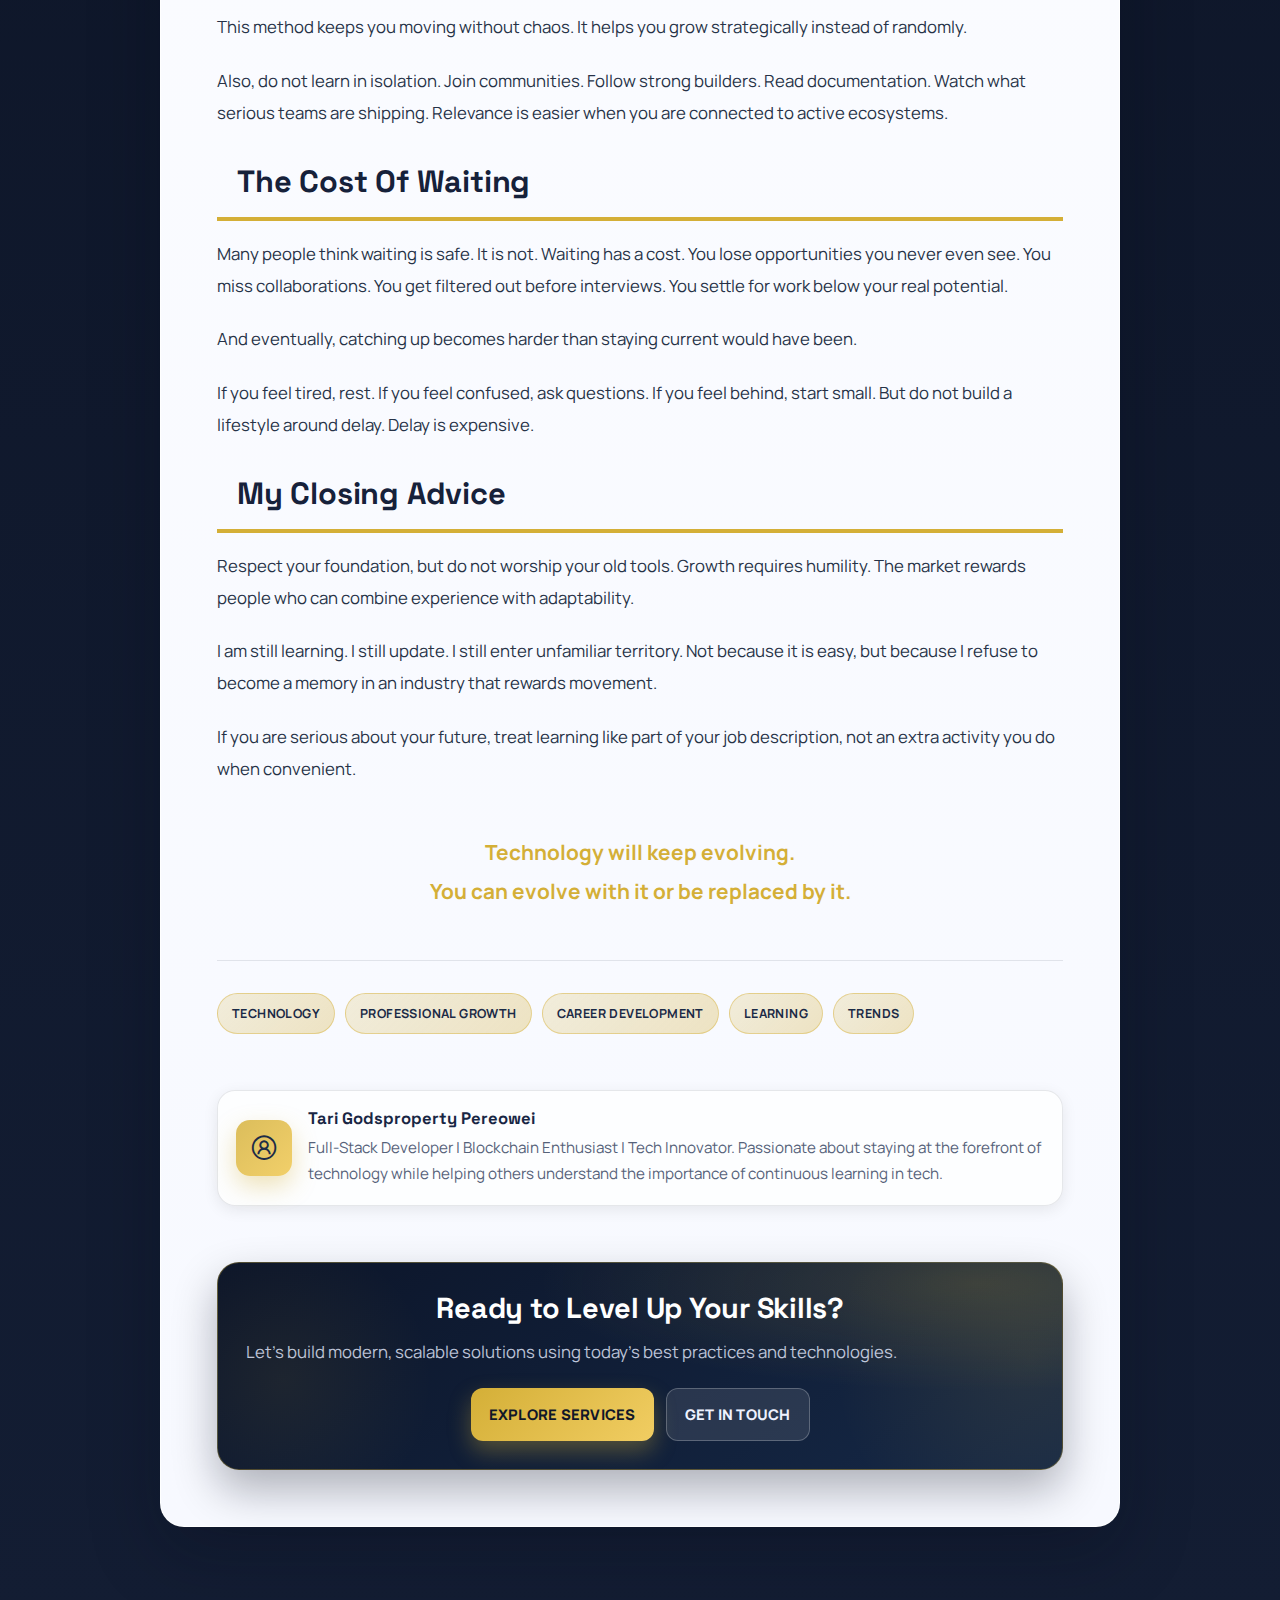
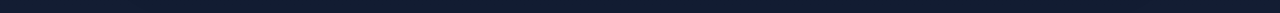
<file: article-dangers-not-following-trends.html>
<!DOCTYPE html>
<html class="no-js" lang="en">
<head>
	<meta charset="utf-8">
	<meta http-equiv="x-ua-compatible" content="ie=edge">
	<title>The Dangers of Not Following Latest Trends - Tarispace</title>
	<meta name="description" content="Why staying stuck in outdated technologies is not just slowing you down - it's costing you your future. A developer's perspective on why you can't afford to ignore tech evolution.">
	<meta name="viewport" content="width=device-width, initial-scale=1, shrink-to-fit=no">
	
	<link rel="manifest" href="site.webmanifest">
	<link rel="icon" type="image/svg+xml" href="favicon.svg">
	
	<link href="https://fonts.googleapis.com/css?family=Poppins:100,200,300,400,500,500i,600,700,800,900&display=swap" rel="stylesheet">
	<link href="https://fonts.googleapis.com/css?family=Space+Grotesk:300,400,500,600,700&display=swap" rel="stylesheet">
	<link href="https://fonts.googleapis.com/css?family=Merriweather:300,400,700&display=swap" rel="stylesheet">
	
	<link rel="stylesheet" href="css/font-awesome.min.css">
	<link rel="stylesheet" href="css/line-awesome.css">
	<link rel="stylesheet" href="css/animate.min.css">
	<link rel="stylesheet" href="css/bootstrap.min.css">
	<link rel="stylesheet" href="css/modern-design.css">
	
	<style>
		:root {
			--gold: #D4AF37;
			--dark-bg: #0F1419;
			--text-white: #FFFFFF;
			--text-light: #B0B0B0;
			--content-bg: #FFFFFF;
			--border-gold: #D4AF37;
		}
		* { margin: 0; padding: 0; box-sizing: border-box; }
		body { font-family: 'Merriweather', 'Poppins', sans-serif; color: #333; line-height: 1.8; background-color: var(--dark-bg); }
		.article-navbar { background: var(--text-white); padding: 20px 40px; box-shadow: 0 2px 20px rgba(0, 0, 0, 0.1); position: sticky; top: 0; z-index: 1000; }
		.navbar-container { max-width: 1400px; margin: 0 auto; display: flex; justify-content: space-between; align-items: center; width: 100%; padding: 0 20px; gap: 40px; }
		.navbar-left { display: flex; align-items: center; gap: 0; flex-shrink: 0; }
		.back-button { display: inline-flex; align-items: center; gap: 8px; color: #1e293b; text-decoration: none; font-weight: 600; transition: all 0.3s ease; font-size: 0.95rem; }
		.back-button:hover { color: var(--gold); transform: translateX(-3px); }
		.back-button i { font-size: 1.2rem; }
		.navbar-center { flex: 1; display: flex; justify-content: center; align-items: center; }
		.navbar-logo { text-align: center; }
		.navbar-logo img { max-width: 120px; height: auto; display: block; }
		.navbar-logo-text { font-size: 0.75rem; text-transform: uppercase; letter-spacing: 2px; color: var(--gold); font-weight: 600; margin-top: 4px; }
		.share-button { background: var(--gold); color: #000; border: none; padding: 12px 28px; border-radius: 30px; font-weight: 700; cursor: pointer; transition: all 0.3s ease; font-size: 0.95rem; display: flex; align-items: center; gap: 8px; flex-shrink: 0; }
		.share-button:hover { background: #E5C158; transform: translateY(-2px); box-shadow: 0 8px 20px rgba(212, 175, 55, 0.3); }
		.share-button i { font-size: 1.1rem; }
		.article-wrapper { background: var(--dark-bg); padding: 0; min-height: calc(100vh - 80px); }
		.article-header { background: linear-gradient(135deg, #0F1419 0%, #1a1f2e 50%, rgba(212, 175, 55, 0.1) 100%); position: relative; overflow: hidden; color: white; padding: 120px 40px 100px; text-align: center; }
		.article-header::before { content: ''; position: absolute; top: -50%; right: -20%; width: 600px; height: 600px; background: radial-gradient(circle, rgba(212, 175, 55, 0.15) 0%, transparent 70%); border-radius: 50%; z-index: 1; }
		.article-header::after { content: ''; position: absolute; bottom: -30%; left: -10%; width: 500px; height: 500px; background: radial-gradient(circle, rgba(212, 175, 55, 0.08) 0%, transparent 70%); border-radius: 50%; z-index: 1; }
		.article-header-content { position: relative; z-index: 2; max-width: 1000px; margin: 0 auto; animation: slideInDown 0.8s ease-out; }
		.article-category { display: inline-block; background: linear-gradient(135deg, #D4AF37 0%, #E5C158 100%); color: #000; padding: 14px 35px; border-radius: 50px; font-size: 11px; font-weight: 900; text-transform: uppercase; letter-spacing: 3px; margin-bottom: 40px; box-shadow: 0 15px 40px rgba(212, 175, 55, 0.35); transition: all 0.4s cubic-bezier(0.34, 1.56, 0.64, 1); position: relative; }
		.article-category:hover { transform: translateY(-5px) scale(1.05); box-shadow: 0 25px 60px rgba(212, 175, 55, 0.45); }
		.article-category::before { content: ''; margin-right: 0; }
		.article-title { font-size: 3.8rem; font-weight: 900; margin-bottom: 35px; line-height: 1.15; text-shadow: 0 15px 50px rgba(0, 0, 0, 0.6); letter-spacing: -2px; background: linear-gradient(135deg, #FFFFFF 0%, #D4AF37 100%); -webkit-background-clip: text; -webkit-text-fill-color: transparent; background-clip: text; }
		.article-meta-header { display: flex; justify-content: center; align-items: center; gap: 60px; margin-top: 50px; flex-wrap: wrap; font-size: 1.05rem; }
		.meta-item { display: flex; align-items: center; gap: 14px; background: rgba(212, 175, 55, 0.1); padding: 12px 24px; border-radius: 50px; border: 1px solid rgba(212, 175, 55, 0.3); transition: all 0.3s ease; }
		.meta-item:hover { background: rgba(212, 175, 55, 0.15); border-color: rgba(212, 175, 55, 0.6); transform: translateY(-3px); }
		.meta-item i { font-size: 1.3rem; color: #D4AF37; }
		.meta-item strong { font-weight: 700; letter-spacing: 0.5px; }
		.article-content { max-width: 900px; margin: -50px auto 0; background: var(--content-bg); padding: 80px; box-shadow: 0 20px 80px rgba(0, 0, 0, 0.4); border-radius: 12px; position: relative; z-index: 10; }
		.article-body { font-family: 'Merriweather', serif; font-size: 1.15rem; color: #2c3e50; line-height: 2.1; }
		.article-body p { margin-bottom: 2rem; text-align: justify; }
		.article-body strong { color: var(--gold); font-weight: 700; }
		.article-body em { color: #d63031; font-style: italic; font-weight: 600; }
		.article-section-title { font-size: 2.2rem; font-weight: 900; color: var(--dark-bg); margin: 2.5rem 0 1.5rem; padding-bottom: 15px; padding-left: 20px; border-bottom: 4px solid var(--gold); font-family: 'Poppins', sans-serif; letter-spacing: -0.5px; position: relative; }
		.article-section-title::before { content: ''; }
		.article-section-title:first-of-type { border-top: none; padding-top: 0; margin-top: 0; }
		.emphasis-block { background: linear-gradient(135deg, rgba(212, 175, 55, 0.08) 0%, rgba(212, 175, 55, 0.04) 100%); border-left: 6px solid var(--gold); padding: 25px 30px; margin: 2.5rem 0; border-radius: 8px; font-style: italic; color: #2c3e50; line-height: 1.9; box-shadow: 0 4px 15px rgba(212, 175, 55, 0.1); position: relative; padding-left: 30px; }
		.emphasis-block::before { content: ''; }
		.article-quote { border-left: 5px solid var(--gold); padding: 25px 0 25px 35px; margin: 2.5rem 0; font-size: 1.2rem; color: #34495e; font-style: italic; font-family: 'Poppins', sans-serif; font-weight: 600; background: linear-gradient(to right, rgba(212, 175, 55, 0.05), transparent); position: relative; }
		.article-quote::before { content: '"'; position: absolute; left: 5px; font-size: 3.5rem; color: rgba(212, 175, 55, 0.2); line-height: 0; }
		.article-footer { border-top: 3px solid var(--gold); margin-top: 4rem; padding-top: 2.5rem; }
		.article-tags { display: flex; gap: 12px; flex-wrap: wrap; margin-bottom: 2.5rem; }
		.article-tag { display: inline-block; background: linear-gradient(135deg, var(--gold) 0%, #E5C158 100%); color: #000; padding: 10px 22px; border-radius: 50px; font-size: 0.8rem; font-weight: 900; border: 2px solid transparent; transition: all 0.4s cubic-bezier(0.34, 1.56, 0.64, 1); text-transform: uppercase; letter-spacing: 1.5px; }
		.article-tag:hover { transform: scale(1.08); box-shadow: 0 8px 25px rgba(212, 175, 55, 0.4); }
		.article-cta { background: linear-gradient(135deg, var(--dark-bg) 0%, #1a1f28 100%); color: white; padding: 50px 40px; border-radius: 12px; margin-top: 3.5rem; text-align: center; border: 3px solid var(--gold); position: relative; overflow: hidden; }
		.article-cta::before { content: ''; position: absolute; top: -50%; right: -20%; width: 400px; height: 400px; background: radial-gradient(circle, rgba(212, 175, 55, 0.1) 0%, transparent 70%); border-radius: 50%; z-index: 0; }
		.article-cta::after { content: ''; position: absolute; bottom: -30%; left: -10%; width: 300px; height: 300px; background: radial-gradient(circle, rgba(212, 175, 55, 0.08) 0%, transparent 70%); border-radius: 50%; z-index: 0; }
		.article-cta-content { position: relative; z-index: 1; }
		.article-cta h3 { font-size: 1.8rem; margin-bottom: 15px; color: var(--gold); font-weight: 800; }
		.article-cta p { margin-bottom: 25px; font-size: 1.05rem; color: #b0b0b0; }
		.cta-buttons { display: flex; gap: 15px; justify-content: center; flex-wrap: wrap; }
		.cta-btn { padding: 14px 35px; border: none; border-radius: 30px; font-weight: 700; cursor: pointer; transition: all 0.3s ease; font-size: 0.95rem; text-transform: uppercase; letter-spacing: 1px; }
		.cta-btn-primary { background: var(--gold); color: #000; }
		.cta-btn-primary:hover { background: #E5C158; transform: translateY(-3px); box-shadow: 0 10px 30px rgba(212, 175, 55, 0.4); }
		.cta-btn-secondary { background: transparent; color: var(--gold); border: 2px solid var(--gold); }
		.cta-btn-secondary:hover { background: var(--gold); color: #000; transform: translateY(-3px); }
		.author-section { background: linear-gradient(135deg, #f8f9fa 0%, #f0f0f0 100%); padding: 40px; border-radius: 12px; margin-top: 3.5rem; display: flex; gap: 30px; align-items: flex-start; border-left: 5px solid var(--gold); box-shadow: 0 4px 15px rgba(0, 0, 0, 0.08); }
		.author-image { width: 100px; height: 100px; border-radius: 50%; background: linear-gradient(135deg, var(--gold) 0%, #e8c547 100%); flex-shrink: 0; display: flex; align-items: center; justify-content: center; color: #000; font-size: 2.5rem; box-shadow: 0 8px 25px rgba(212, 175, 55, 0.3); }
		.author-info h4 { font-size: 1.2rem; margin-bottom: 8px; color: var(--dark-bg); font-weight: 800; }
		.author-info p { color: #555; font-size: 0.95rem; line-height: 1.7; }
		@media (max-width: 768px) {
			.article-title { font-size: 1.6rem; }
			.article-header { padding: 50px 20px 40px; }
			.article-content { padding: 30px 20px; margin: 0; }
			.article-body { font-size: 0.95rem; line-height: 1.8; }
			.article-section-title { font-size: 1.3rem; margin: 2rem 0 1rem; }
			.navbar-container { padding: 0 8px; gap: 10px; flex-direction: row; justify-content: space-between; align-items: center; }
			.navbar-left { flex: 0 0 auto; }
			.navbar-center { flex: 1; display: flex; justify-content: center; align-items: center; min-width: 0; }
			.back-button { font-size: 0.75rem; padding: 6px 8px; white-space: nowrap; }
			.back-button i { font-size: 0.95rem; }
			.share-button { padding: 8px 14px; font-size: 0.75rem; gap: 4px; flex-shrink: 0; }
			.share-button i { font-size: 0.85rem; }
			.navbar-logo img { max-width: 90px; height: auto; }
			.navbar-logo-text { font-size: 0.6rem; letter-spacing: 1px; margin-top: 2px; }
			.author-section { flex-direction: column; text-align: center; }
			.author-image { margin: 0 auto; }
		}
		@keyframes slideInDown {
			from { opacity: 0; transform: translateY(-50px); }
			to { opacity: 1; transform: translateY(0); }
		}
		@media (max-width: 480px) {
			.article-title { font-size: 1.4rem; }
			.article-header { padding: 40px 15px 30px; }
			.article-content { padding: 25px 15px; }
		}
	</style>
	<link rel="stylesheet" href="css/article-modern.css">
</head>
<body>
	<nav class="article-navbar">
		<div class="navbar-container">
			<!-- Left: Back Button -->
			<div class="navbar-left">
				<a href="index.html#page5" class="back-button">
					<i class="las la-arrow-left"></i>
					Back to Home
				</a>
			</div>

			<!-- Center: Logo -->
			<div class="navbar-center">
				<div class="navbar-logo">
					<img src="img/logo/tarispace-logo.svg" alt="Tarispace">
					<div class="navbar-logo-text">Digital Excellence</div>
				</div>
			</div>

			<!-- Right: Share Button -->
			<button class="share-button">
				<i class="las la-share-alt"></i>
				Share
			</button>
		</div>
			</div>
		</div>
	</nav>

	<div class="article-wrapper">
		<header class="article-header">
			<div class="article-header-content">
				<span class="article-category">TECHNOLOGY INSIGHTS</span>
				<h1 class="article-title">The Dangers of Not Following Latest Trends</h1>
				<div class="article-meta-header">
					<div class="meta-item">
						<i class="las la-user-circle"></i>
						<strong>Tari Godsproperty Pereowei</strong>
					</div>
					<div class="meta-item">
						<i class="las la-calendar-alt"></i>
						<strong>January 26, 2026</strong>
					</div>
					<div class="meta-item">
						<i class="las la-hourglass-half"></i>
						<strong>12 min read</strong>
					</div>
				</div>
			</div>
		</header>

		<article class="article-content">
			<div class="article-body">
				<p>I used to think keeping up with trends was optional. I thought if my current way worked, I could stay there and still be fine. That mindset almost cost me growth, income, and relevance.</p>

				<p>Over time, I learned something painful but necessary: in technology, standing still is not neutral. It is backward movement in slow motion.</p>

				<p>This article is personal because I have watched talented people lose opportunities, not because they lacked intelligence, but because they refused to evolve.</p>

				<h2 class="article-section-title">The Comfortable Lie</h2>

				<p>The most dangerous sentence in a fast-changing industry is this: "What I know is enough." It sounds confident, but it is usually fear wearing a confident voice.</p>

				<p>I understand why people say it. Learning new tools can be tiring. Admitting you need to update can hurt your ego. Starting again can feel like losing status. But reality does not care about ego. Clients, employers, and users pay for current value, not old comfort.</p>

				<div class="emphasis-block">
					<p>What made you valuable five years ago may not keep you valuable today.</p>
				</div>

				<p>I have seen brilliant people get stuck because they confused past success with permanent relevance. Those are not the same thing.</p>

				<h2 class="article-section-title">How Falling Behind Really Happens</h2>

				<p>Nobody wakes up one day and says, "I want to become outdated." It happens gradually. You skip one update. You postpone one new concept. You avoid one new tool because you are busy. Then that pattern repeats for months.</p>

				<p>At first, the gap is invisible. Later, it becomes expensive.</p>

				<p>I have felt this pressure personally when moving from old workflows to modern development patterns. There were moments I felt late. There were moments I felt frustrated. But discomfort was cheaper than irrelevance, so I kept learning.</p>

				<p>That is the part many people avoid: growth is uncomfortable before it becomes profitable.</p>

				<h2 class="article-section-title">Trends vs Noise</h2>

				<p>Following trends does not mean chasing every shiny thing on social media. That is another trap. Real trends solve real problems at scale. Noise only creates excitement for a short moment.</p>

				<p>So how do you tell the difference? Ask simple questions:</p>

				<div class="emphasis-block">
					<p>- Are serious companies adopting this?<br>
					- Does this solve a real pain point?<br>
					- Is there a growing ecosystem around it?<br>
					- Will this still matter in two to three years?</p>
				</div>

				<p>If the answer is mostly yes, pay attention. If the answer is mostly hype, observe but do not over-invest.</p>

				<h2 class="article-section-title">The Hidden Emotional Cost Of Staying Old</h2>

				<p>There is a part people do not discuss enough: falling behind hurts your confidence. You enter rooms and feel out of place. You hear conversations and feel like an outsider. You avoid applying for opportunities because the stack feels unfamiliar.</p>

				<p>I have experienced that discomfort. It is heavy. You start doubting your worth, even when you are hardworking and capable. That internal pressure is one reason I now refuse to stay stagnant.</p>

				<p>Learning new trends is not only about income. It is also about protecting your confidence and keeping your professional identity alive.</p>

				<div class="article-quote">
					"When you stop learning, your world becomes smaller while the industry becomes bigger."
				</div>

				<h2 class="article-section-title">A Practical Way To Stay Relevant</h2>

				<p>You do not need to burn out to stay current. You need a system.</p>

				<p>My approach is simple and realistic:</p>

				<div class="emphasis-block">
					<p>- Keep your core stack strong.<br>
					- Pick one adjacent trend each quarter.<br>
					- Build one small project to test it in practice.<br>
					- Decide whether to go deeper based on real value.</p>
				</div>

				<p>This method keeps you moving without chaos. It helps you grow strategically instead of randomly.</p>

				<p>Also, do not learn in isolation. Join communities. Follow strong builders. Read documentation. Watch what serious teams are shipping. Relevance is easier when you are connected to active ecosystems.</p>

				<h2 class="article-section-title">The Cost Of Waiting</h2>

				<p>Many people think waiting is safe. It is not. Waiting has a cost. You lose opportunities you never even see. You miss collaborations. You get filtered out before interviews. You settle for work below your real potential.</p>

				<p>And eventually, catching up becomes harder than staying current would have been.</p>

				<p>If you feel tired, rest. If you feel confused, ask questions. If you feel behind, start small. But do not build a lifestyle around delay. Delay is expensive.</p>

				<h2 class="article-section-title">My Closing Advice</h2>

				<p>Respect your foundation, but do not worship your old tools. Growth requires humility. The market rewards people who can combine experience with adaptability.</p>

				<p>I am still learning. I still update. I still enter unfamiliar territory. Not because it is easy, but because I refuse to become a memory in an industry that rewards movement.</p>

				<p>If you are serious about your future, treat learning like part of your job description, not an extra activity you do when convenient.</p>

				<p style="text-align: center; margin-top: 3rem; font-size: 1.3rem; font-weight: 700; color: var(--gold);">Technology will keep evolving.<br>You can evolve with it or be replaced by it.</p>

				<div class="article-footer">
					<div class="article-tags">
						<span class="article-tag">Technology</span>
						<span class="article-tag">Professional Growth</span>
						<span class="article-tag">Career Development</span>
						<span class="article-tag">Learning</span>
						<span class="article-tag">Trends</span>
					</div>

					<div class="author-section">
						<div class="author-image">
							<i class="las la-user-circle"></i>
						</div>
						<div class="author-info">
							<h4>Tari Godsproperty Pereowei</h4>
							<p>Full-Stack Developer | Blockchain Enthusiast | Tech Innovator. Passionate about staying at the forefront of technology while helping others understand the importance of continuous learning in tech.</p>
						</div>
					</div>

					<div class="article-cta">
						<div class="article-cta-content">
							<h3>Ready to Level Up Your Skills?</h3>
							<p>Let's build modern, scalable solutions using today's best practices and technologies.</p>
							<div class="cta-buttons">
								<button class="cta-btn cta-btn-primary" onclick="window.location.href='index.html#page3'">Explore Services</button>
								<button class="cta-btn cta-btn-secondary" onclick="window.location.href='index.html#page6'">Get in Touch</button>
							</div>
						</div>
					</div>
				</div>
			</div>
		</article>
	</div>

	<script src="js/vendor/jquery-3.5.1.min.js"></script>
	<script>
		document.querySelector('.share-button').addEventListener('click', function() {
			if (navigator.share) {
				navigator.share({
					title: 'The Dangers of Not Following Latest Trends',
					text: 'Why staying stuck in outdated technologies is not just slowing you down - it\'s costing you your future.',
					url: window.location.href
				});
			} else {
				alert('Share feature not supported on this browser.');
			}
		});
	</script>
</body>
</html>
</file>
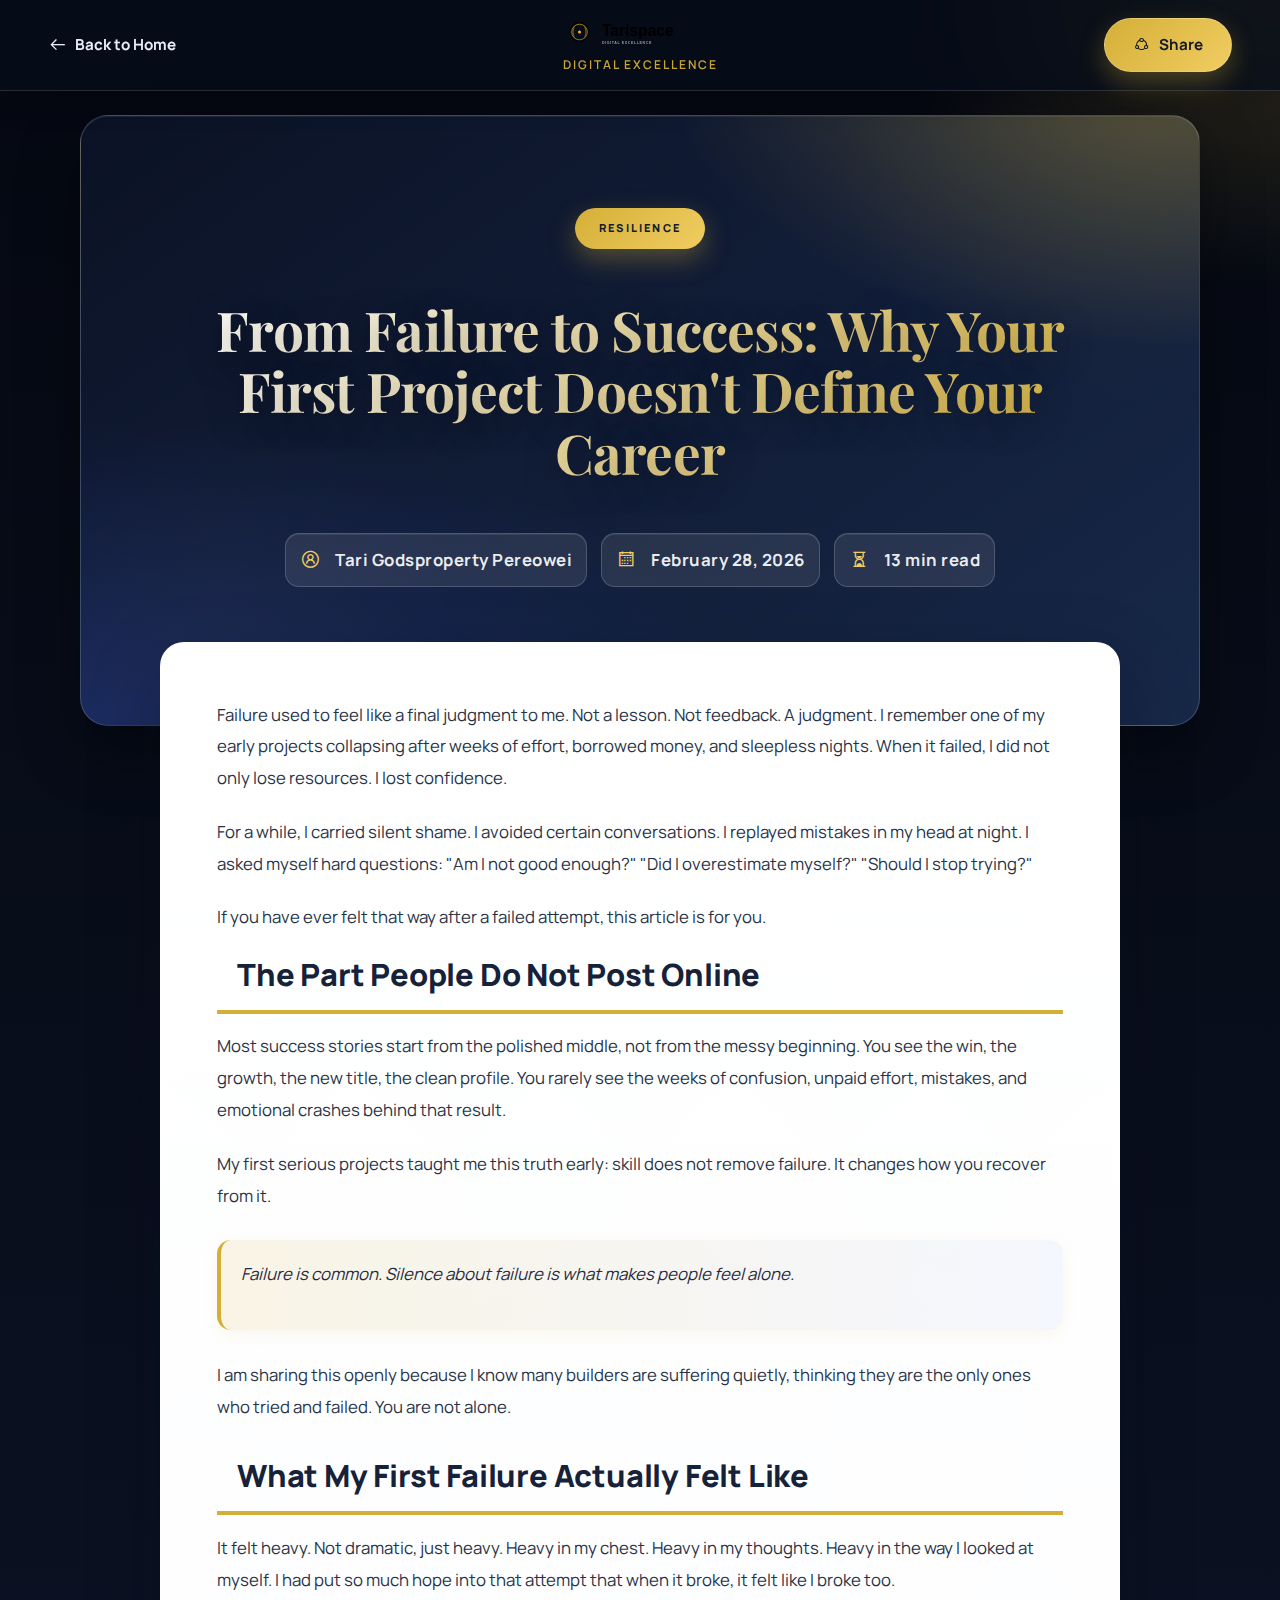
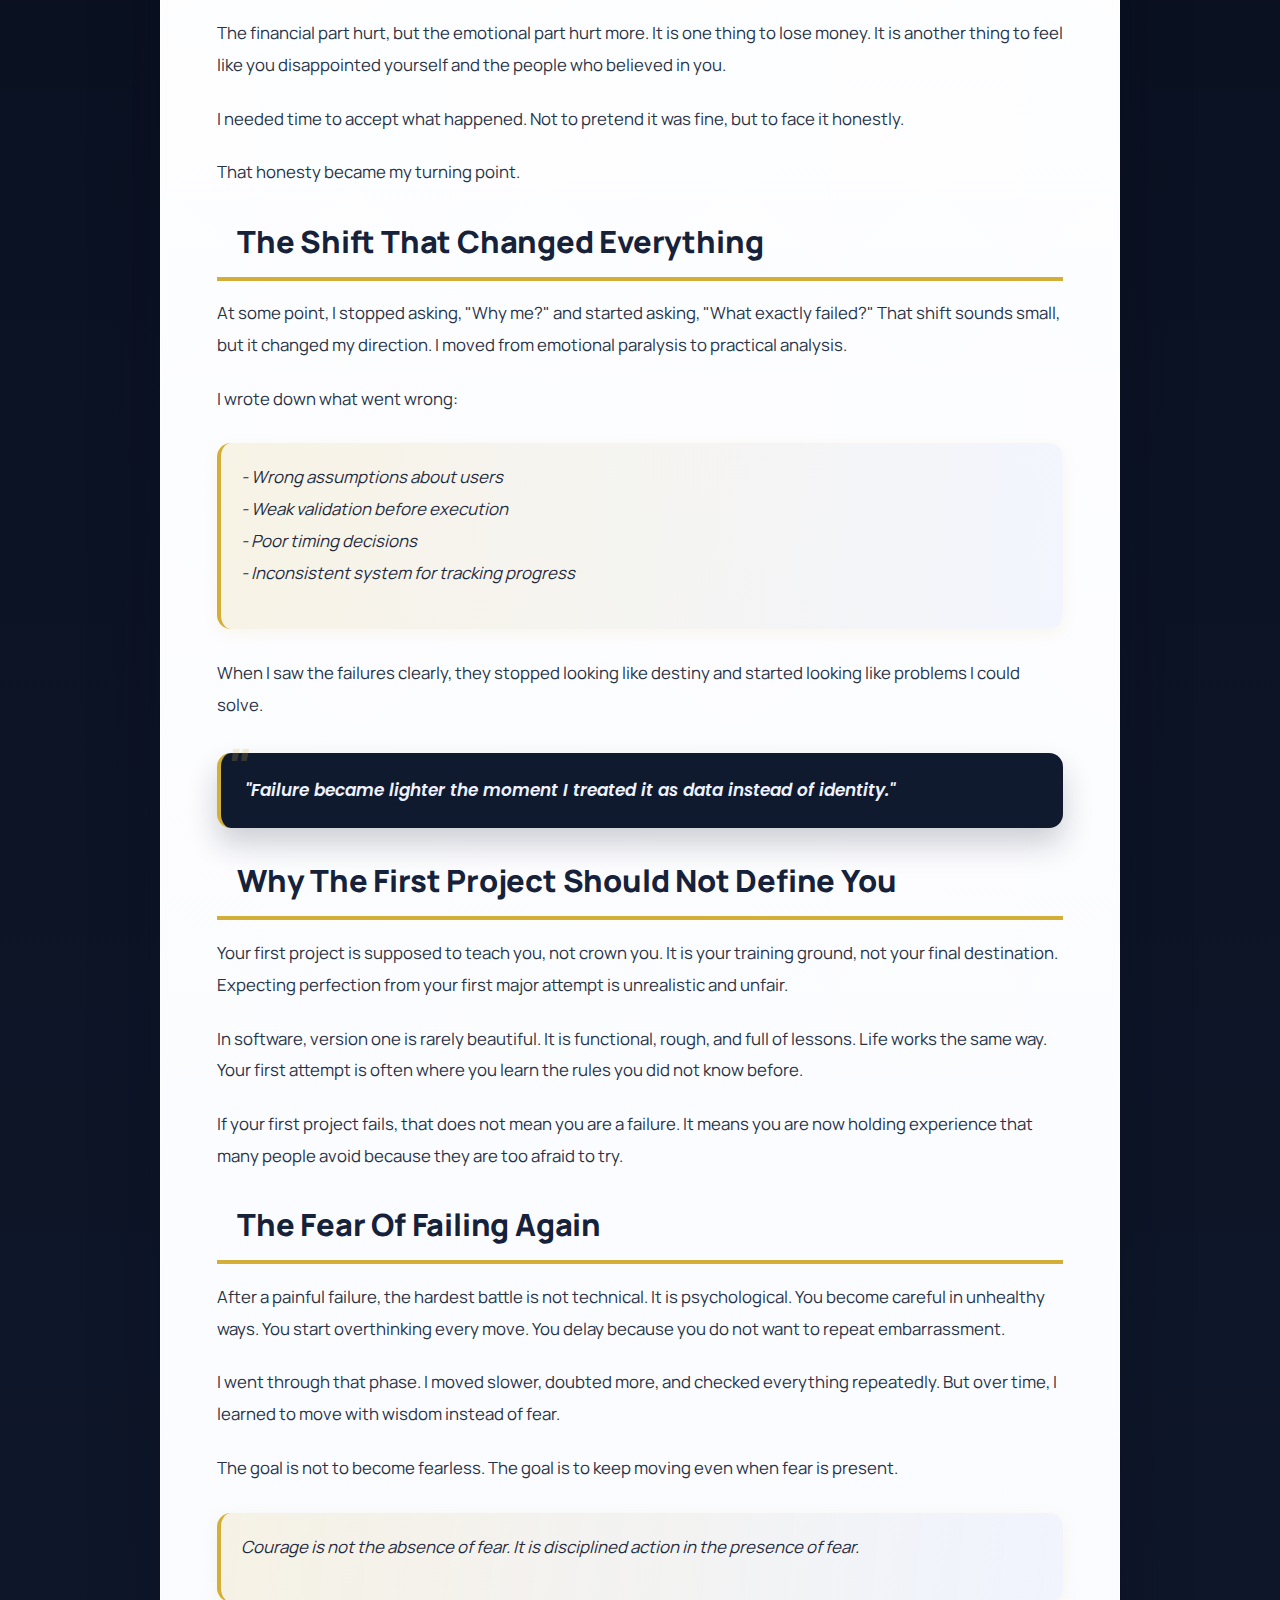
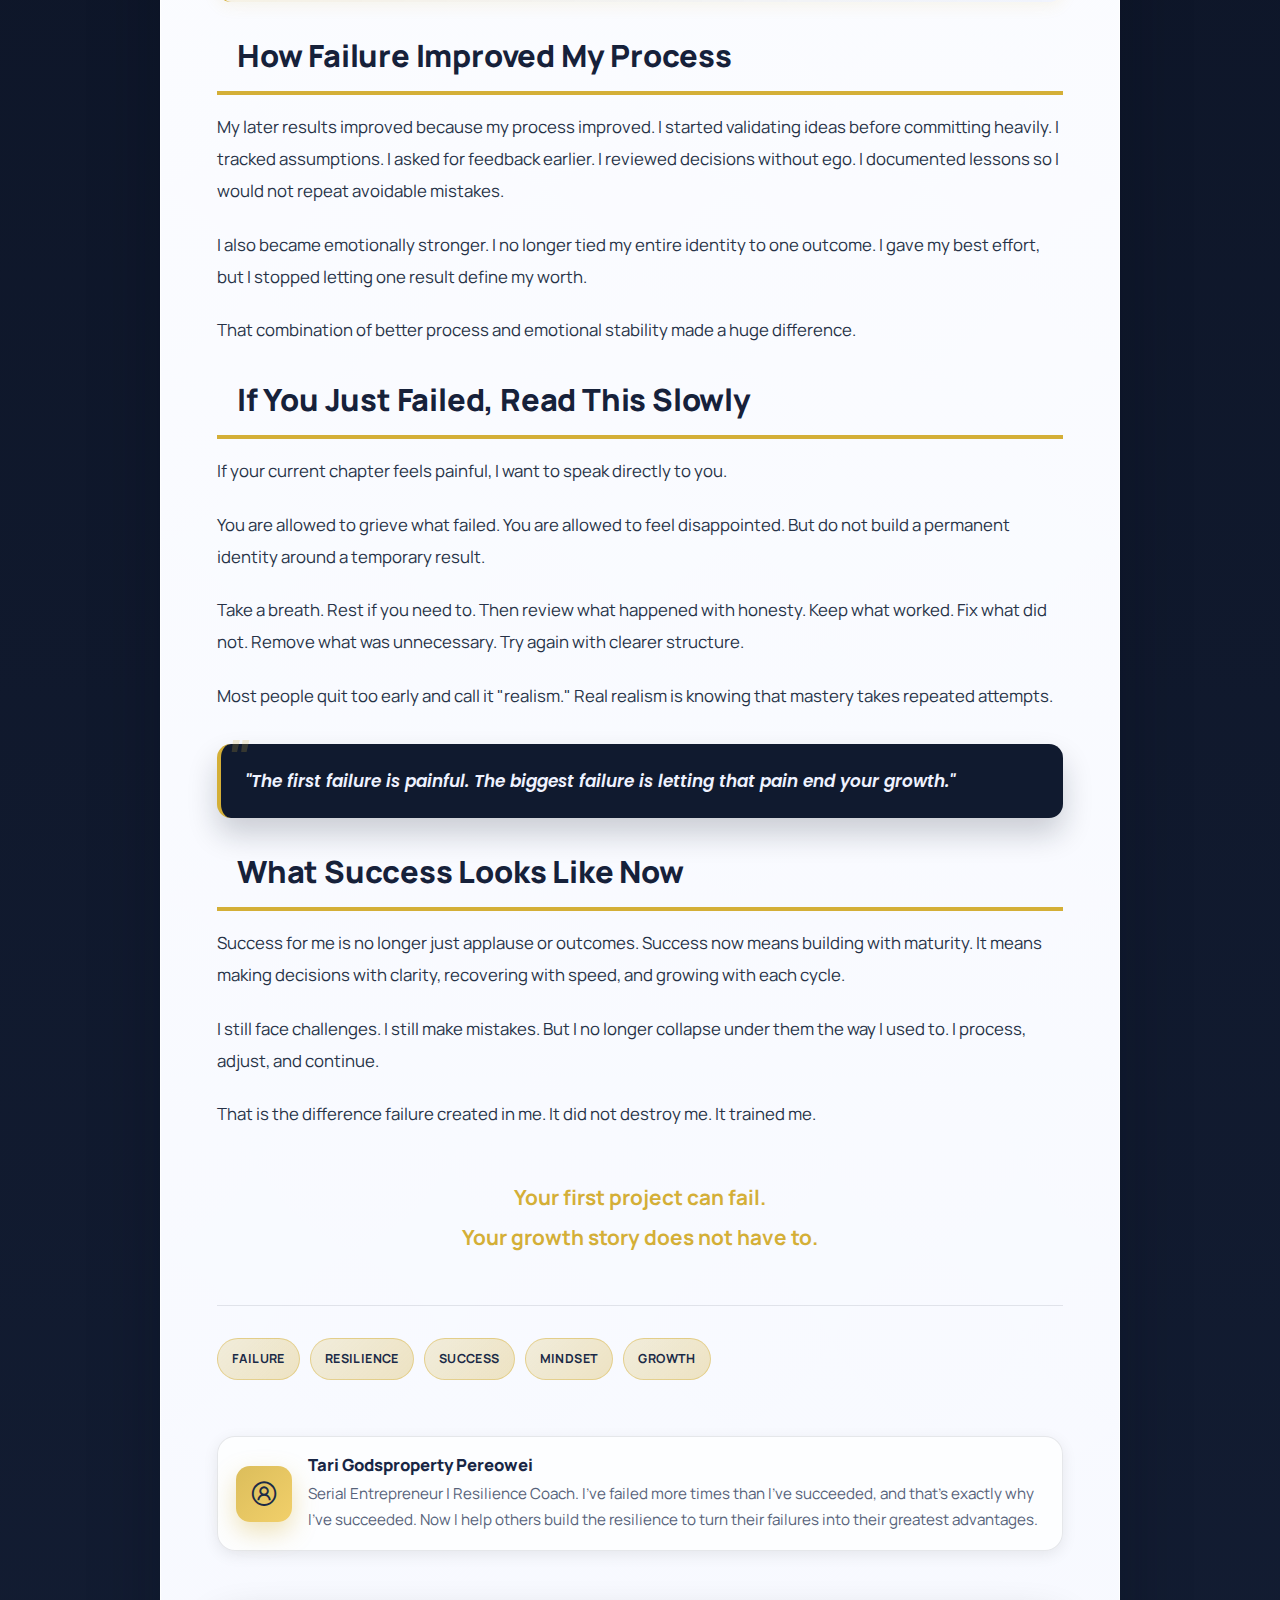
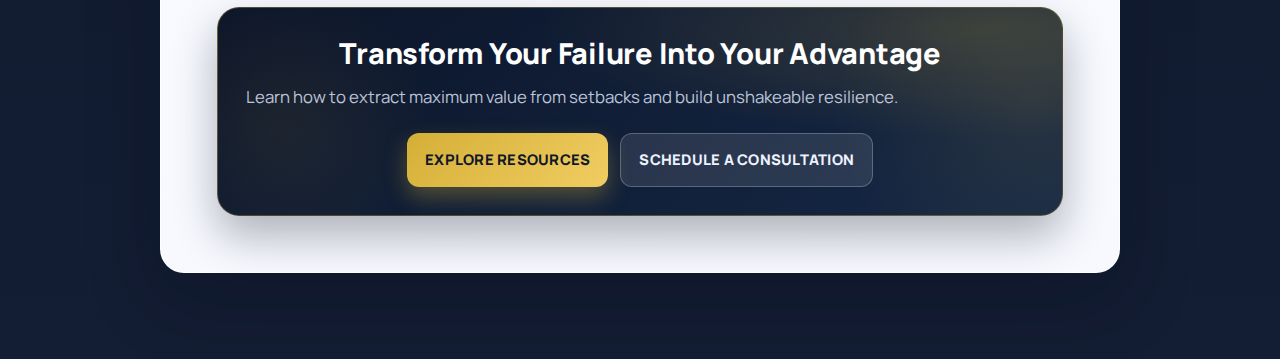
<file: article-failure-to-success.html>
<!DOCTYPE html>
<html class="no-js" lang="en">
<head>
	<meta charset="utf-8">
	<meta http-equiv="x-ua-compatible" content="ie=edge">
	<title>From Failure to Success - Why Your First Project Doesn't Define Your Career - Tarispace</title>
	<meta name="description" content="Your first project will likely fail. That's not the end - it's the beginning. Learn why failure is the best teacher and how it leads to success.">
	<meta name="viewport" content="width=device-width, initial-scale=1, shrink-to-fit=no">
	
	<link rel="manifest" href="site.webmanifest">
	<link rel="icon" type="image/svg+xml" href="favicon.svg">
	
	<link href="https://fonts.googleapis.com/css?family=Poppins:100,200,300,400,500,500i,600,700,800,900&display=swap" rel="stylesheet">
	<link href="https://fonts.googleapis.com/css?family=Merriweather:300,400,700&display=swap" rel="stylesheet">
	
	<link rel="stylesheet" href="css/font-awesome.min.css">
	<link rel="stylesheet" href="css/line-awesome.css">
	<link rel="stylesheet" href="css/animate.min.css">
	<link rel="stylesheet" href="css/bootstrap.min.css">
	<link rel="stylesheet" href="css/modern-design.css">
	
	<style>
		:root { --gold: #D4AF37; --dark-bg: #0F1419; --text-white: #FFFFFF; --text-light: #B0B0B0; --content-bg: #FFFFFF; }
		* { margin: 0; padding: 0; box-sizing: border-box; }
		body { font-family: 'Merriweather', 'Poppins', sans-serif; color: #333; line-height: 1.8; background-color: var(--dark-bg); }
		.article-navbar { background: var(--text-white); padding: 20px 40px; box-shadow: 0 2px 20px rgba(0, 0, 0, 0.1); position: sticky; top: 0; z-index: 1000; }
		.navbar-container { max-width: 1400px; margin: 0 auto; display: flex; justify-content: space-between; align-items: center; width: 100%; padding: 0 20px; gap: 40px; }
		.navbar-left { display: flex; align-items: center; gap: 0; flex-shrink: 0; }
		.back-button { display: inline-flex; align-items: center; gap: 8px; color: #1e293b; text-decoration: none; font-weight: 600; transition: all 0.3s ease; font-size: 0.95rem; }
		.back-button:hover { color: var(--gold); transform: translateX(-3px); }
		.back-button i { font-size: 1.2rem; }
		.navbar-center { flex: 1; display: flex; justify-content: center; align-items: center; }
		.navbar-logo { text-align: center; }
		.navbar-logo img { max-width: 120px; height: auto; display: block; }
		.navbar-logo-text { font-size: 0.75rem; text-transform: uppercase; letter-spacing: 2px; color: var(--gold); font-weight: 600; margin-top: 4px; }
		.share-button { background: var(--gold); color: #000; border: none; padding: 12px 28px; border-radius: 30px; font-weight: 700; cursor: pointer; transition: all 0.3s ease; font-size: 0.95rem; display: flex; align-items: center; gap: 8px; flex-shrink: 0; }
		.share-button:hover { background: #E5C158; transform: translateY(-2px); box-shadow: 0 8px 20px rgba(212, 175, 55, 0.3); }
		.share-button i { font-size: 1.1rem; }
		.article-wrapper { background: var(--dark-bg); padding: 0; min-height: calc(100vh - 80px); }
		.article-header { background: linear-gradient(135deg, #0F1419 0%, #1a1f2e 50%, rgba(212, 175, 55, 0.1) 100%); position: relative; overflow: hidden; color: white; padding: 120px 40px 100px; text-align: center; }
		.article-header::before { content: ''; position: absolute; top: -50%; right: -20%; width: 600px; height: 600px; background: radial-gradient(circle, rgba(212, 175, 55, 0.15) 0%, transparent 70%); border-radius: 50%; z-index: 1; }
		.article-header::after { content: ''; position: absolute; bottom: -30%; left: -10%; width: 500px; height: 500px; background: radial-gradient(circle, rgba(212, 175, 55, 0.08) 0%, transparent 70%); border-radius: 50%; z-index: 1; }
		.article-header-content { position: relative; z-index: 2; max-width: 1000px; margin: 0 auto; animation: slideInDown 0.8s ease-out; }
		.article-category { display: inline-block; background: linear-gradient(135deg, #D4AF37 0%, #E5C158 100%); color: #000; padding: 14px 35px; border-radius: 50px; font-size: 11px; font-weight: 900; text-transform: uppercase; letter-spacing: 3px; margin-bottom: 40px; box-shadow: 0 15px 40px rgba(212, 175, 55, 0.35); transition: all 0.4s cubic-bezier(0.34, 1.56, 0.64, 1); position: relative; }
		.article-category:hover { transform: translateY(-5px) scale(1.05); box-shadow: 0 25px 60px rgba(212, 175, 55, 0.45); }
		.article-category::before { content: ''; margin-right: 0; }
		.article-title { font-size: 3.8rem; font-weight: 900; margin-bottom: 35px; line-height: 1.15; text-shadow: 0 15px 50px rgba(0, 0, 0, 0.6); letter-spacing: -2px; background: linear-gradient(135deg, #FFFFFF 0%, #D4AF37 100%); -webkit-background-clip: text; -webkit-text-fill-color: transparent; background-clip: text; }
		.article-meta-header { display: flex; justify-content: center; align-items: center; gap: 60px; margin-top: 50px; flex-wrap: wrap; font-size: 1.05rem; }
		.meta-item { display: flex; align-items: center; gap: 14px; background: rgba(212, 175, 55, 0.1); padding: 12px 24px; border-radius: 50px; border: 1px solid rgba(212, 175, 55, 0.3); transition: all 0.3s ease; }
		.meta-item:hover { background: rgba(212, 175, 55, 0.15); border-color: rgba(212, 175, 55, 0.6); transform: translateY(-3px); }
		.meta-item i { font-size: 1.3rem; color: #D4AF37; }
		.meta-item strong { font-weight: 700; letter-spacing: 0.5px; }
		.article-content { max-width: 900px; margin: -50px auto 0; background: var(--content-bg); padding: 80px; box-shadow: 0 20px 80px rgba(0, 0, 0, 0.4); border-radius: 12px; position: relative; z-index: 10; }
		.article-body { font-family: 'Merriweather', serif; font-size: 1.15rem; color: #2c3e50; line-height: 2.1; }
		.article-body p { margin-bottom: 2rem; text-align: justify; }
		.article-body strong { color: var(--gold); font-weight: 700; }
		.article-body em { color: #d63031; font-style: italic; font-weight: 600; }
		.article-section-title { font-size: 2.2rem; font-weight: 900; color: var(--dark-bg); margin: 2.5rem 0 1.5rem; padding-bottom: 15px; padding-left: 20px; border-bottom: 4px solid var(--gold); font-family: 'Poppins', sans-serif; letter-spacing: -0.5px; position: relative; }
		.article-section-title::before { content: ''; }
		.article-section-title:first-of-type { border-top: none; padding-top: 0; margin-top: 0; }
		.emphasis-block { background: linear-gradient(135deg, rgba(212, 175, 55, 0.08) 0%, rgba(212, 175, 55, 0.04) 100%); border-left: 6px solid var(--gold); padding: 25px 30px; margin: 2.5rem 0; border-radius: 8px; font-style: italic; color: #2c3e50; line-height: 1.9; box-shadow: 0 4px 15px rgba(212, 175, 55, 0.1); position: relative; padding-left: 30px; }
		.emphasis-block::before { content: ''; }
		.article-quote { border-left: 5px solid var(--gold); padding: 25px 0 25px 35px; margin: 2.5rem 0; font-size: 1.2rem; color: #34495e; font-style: italic; font-family: 'Poppins', sans-serif; font-weight: 600; background: linear-gradient(to right, rgba(212, 175, 55, 0.05), transparent); position: relative; }
		.article-quote::before { content: '"'; position: absolute; left: 5px; font-size: 3.5rem; color: rgba(212, 175, 55, 0.2); line-height: 0; }
		.article-footer { border-top: 3px solid var(--gold); margin-top: 4rem; padding-top: 2.5rem; }
		.article-tags { display: flex; gap: 12px; flex-wrap: wrap; margin-bottom: 2.5rem; }
		.article-tag { display: inline-block; background: linear-gradient(135deg, var(--gold) 0%, #E5C158 100%); color: #000; padding: 10px 22px; border-radius: 50px; font-size: 0.8rem; font-weight: 900; border: 2px solid transparent; transition: all 0.4s cubic-bezier(0.34, 1.56, 0.64, 1); text-transform: uppercase; letter-spacing: 1.5px; }
		.article-tag:hover { transform: scale(1.08); box-shadow: 0 8px 25px rgba(212, 175, 55, 0.4); }
		.article-cta { background: linear-gradient(135deg, var(--dark-bg) 0%, #1a1f28 100%); color: white; padding: 50px 40px; border-radius: 12px; margin-top: 3.5rem; text-align: center; border: 3px solid var(--gold); position: relative; overflow: hidden; }
		.article-cta::before { content: ''; position: absolute; top: -50%; right: -20%; width: 400px; height: 400px; background: radial-gradient(circle, rgba(212, 175, 55, 0.1) 0%, transparent 70%); border-radius: 50%; z-index: 0; }
		.article-cta::after { content: ''; position: absolute; bottom: -30%; left: -10%; width: 300px; height: 300px; background: radial-gradient(circle, rgba(212, 175, 55, 0.08) 0%, transparent 70%); border-radius: 50%; z-index: 0; }
		.article-cta-content { position: relative; z-index: 1; }
		.article-cta h3 { font-size: 1.8rem; margin-bottom: 15px; color: var(--gold); font-weight: 800; }
		.article-cta p { margin-bottom: 25px; font-size: 1.05rem; color: #b0b0b0; }
		.cta-buttons { display: flex; gap: 15px; justify-content: center; flex-wrap: wrap; }
		.cta-btn { padding: 14px 35px; border: none; border-radius: 30px; font-weight: 700; cursor: pointer; transition: all 0.3s ease; font-size: 0.95rem; text-transform: uppercase; letter-spacing: 1px; }
		.cta-btn-primary { background: var(--gold); color: #000; }
		.cta-btn-primary:hover { background: #E5C158; transform: translateY(-3px); box-shadow: 0 10px 30px rgba(212, 175, 55, 0.4); }
		.cta-btn-secondary { background: transparent; color: var(--gold); border: 2px solid var(--gold); }
		.cta-btn-secondary:hover { background: var(--gold); color: #000; transform: translateY(-3px); }
		.author-section { background: linear-gradient(135deg, #f8f9fa 0%, #f0f0f0 100%); padding: 40px; border-radius: 12px; margin-top: 3.5rem; display: flex; gap: 30px; align-items: flex-start; border-left: 5px solid var(--gold); box-shadow: 0 4px 15px rgba(0, 0, 0, 0.08); }
		.author-image { width: 100px; height: 100px; border-radius: 50%; background: linear-gradient(135deg, var(--gold) 0%, #e8c547 100%); flex-shrink: 0; display: flex; align-items: center; justify-content: center; color: #000; font-size: 2.5rem; box-shadow: 0 8px 25px rgba(212, 175, 55, 0.3); }
		.author-info h4 { font-size: 1.2rem; margin-bottom: 8px; color: var(--dark-bg); font-weight: 800; }
		.author-info p { color: #555; font-size: 0.95rem; line-height: 1.7; }
		@media (max-width: 768px) {
			.article-title { font-size: 1.6rem; }
			.article-header { padding: 50px 20px 40px; }
			.article-content { padding: 30px 20px; }
			.article-body { font-size: 0.95rem; line-height: 1.8; }
			.article-section-title { font-size: 1.3rem; }
			.navbar-container { padding: 0 8px; gap: 10px; flex-direction: row; justify-content: space-between; align-items: center; }
			.navbar-left { flex: 0 0 auto; }
			.navbar-center { flex: 1; display: flex; justify-content: center; align-items: center; min-width: 0; }
			.back-button { font-size: 0.75rem; padding: 6px 8px; white-space: nowrap; }
			.back-button i { font-size: 0.95rem; }
			.share-button { padding: 8px 14px; font-size: 0.75rem; gap: 4px; flex-shrink: 0; }
			.share-button i { font-size: 0.85rem; }
			.navbar-logo img { max-width: 90px; height: auto; }
			.navbar-logo-text { font-size: 0.6rem; letter-spacing: 1px; margin-top: 2px; }
			.author-section { flex-direction: column; text-align: center; }
			.author-image { margin: 0 auto; }
		}
		@keyframes slideInDown {
			from { opacity: 0; transform: translateY(-50px); }
			to { opacity: 1; transform: translateY(0); }
		}
	</style>
	<link rel="stylesheet" href="css/article-modern.css">
</head>
<body>
	<nav class="article-navbar">
		<div class="navbar-container">
			<!-- Left: Back Button -->
			<div class="navbar-left">
				<a href="index.html#page5" class="back-button">
					<i class="las la-arrow-left"></i>
					Back to Home
				</a>
			</div>

			<!-- Center: Logo -->
			<div class="navbar-center">
				<div class="navbar-logo">
					<img src="img/logo/tarispace-logo.svg" alt="Tarispace">
					<div class="navbar-logo-text">Digital Excellence</div>
				</div>
			</div>

			<!-- Right: Share Button -->
			<button class="share-button">
				<i class="las la-share-alt"></i>
				Share
			</button>
		</div>
			</div>
		</div>
	</nav>

	<div class="article-wrapper">
		<header class="article-header">
			<div class="article-header-content">
				<span class="article-category">RESILIENCE</span>
				<h1 class="article-title">From Failure to Success: Why Your First Project Doesn't Define Your Career</h1>
				<div class="article-meta-header">
					<div class="meta-item">
						<i class="las la-user-circle"></i>
						<strong>Tari Godsproperty Pereowei</strong>
					</div>
					<div class="meta-item">
						<i class="las la-calendar-alt"></i>
						<strong>February 28, 2026</strong>
					</div>
					<div class="meta-item">
						<i class="las la-hourglass-half"></i>
						<strong>13 min read</strong>
					</div>
				</div>
			</div>
		</header>

		<article class="article-content">
			<div class="article-body">
				<p>Failure used to feel like a final judgment to me. Not a lesson. Not feedback. A judgment. I remember one of my early projects collapsing after weeks of effort, borrowed money, and sleepless nights. When it failed, I did not only lose resources. I lost confidence.</p>

				<p>For a while, I carried silent shame. I avoided certain conversations. I replayed mistakes in my head at night. I asked myself hard questions: "Am I not good enough?" "Did I overestimate myself?" "Should I stop trying?"</p>

				<p>If you have ever felt that way after a failed attempt, this article is for you.</p>

				<h2 class="article-section-title">The Part People Do Not Post Online</h2>

				<p>Most success stories start from the polished middle, not from the messy beginning. You see the win, the growth, the new title, the clean profile. You rarely see the weeks of confusion, unpaid effort, mistakes, and emotional crashes behind that result.</p>

				<p>My first serious projects taught me this truth early: skill does not remove failure. It changes how you recover from it.</p>

				<div class="emphasis-block">
					<p>Failure is common. Silence about failure is what makes people feel alone.</p>
				</div>

				<p>I am sharing this openly because I know many builders are suffering quietly, thinking they are the only ones who tried and failed. You are not alone.</p>

				<h2 class="article-section-title">What My First Failure Actually Felt Like</h2>

				<p>It felt heavy. Not dramatic, just heavy. Heavy in my chest. Heavy in my thoughts. Heavy in the way I looked at myself. I had put so much hope into that attempt that when it broke, it felt like I broke too.</p>

				<p>The financial part hurt, but the emotional part hurt more. It is one thing to lose money. It is another thing to feel like you disappointed yourself and the people who believed in you.</p>

				<p>I needed time to accept what happened. Not to pretend it was fine, but to face it honestly.</p>

				<p>That honesty became my turning point.</p>

				<h2 class="article-section-title">The Shift That Changed Everything</h2>

				<p>At some point, I stopped asking, "Why me?" and started asking, "What exactly failed?" That shift sounds small, but it changed my direction. I moved from emotional paralysis to practical analysis.</p>

				<p>I wrote down what went wrong:</p>

				<div class="emphasis-block">
					<p>- Wrong assumptions about users<br>
					- Weak validation before execution<br>
					- Poor timing decisions<br>
					- Inconsistent system for tracking progress</p>
				</div>

				<p>When I saw the failures clearly, they stopped looking like destiny and started looking like problems I could solve.</p>

				<div class="article-quote">
					"Failure became lighter the moment I treated it as data instead of identity."
				</div>

				<h2 class="article-section-title">Why The First Project Should Not Define You</h2>

				<p>Your first project is supposed to teach you, not crown you. It is your training ground, not your final destination. Expecting perfection from your first major attempt is unrealistic and unfair.</p>

				<p>In software, version one is rarely beautiful. It is functional, rough, and full of lessons. Life works the same way. Your first attempt is often where you learn the rules you did not know before.</p>

				<p>If your first project fails, that does not mean you are a failure. It means you are now holding experience that many people avoid because they are too afraid to try.</p>

				<h2 class="article-section-title">The Fear Of Failing Again</h2>

				<p>After a painful failure, the hardest battle is not technical. It is psychological. You become careful in unhealthy ways. You start overthinking every move. You delay because you do not want to repeat embarrassment.</p>

				<p>I went through that phase. I moved slower, doubted more, and checked everything repeatedly. But over time, I learned to move with wisdom instead of fear.</p>

				<p>The goal is not to become fearless. The goal is to keep moving even when fear is present.</p>

				<div class="emphasis-block">
					<p>Courage is not the absence of fear. It is disciplined action in the presence of fear.</p>
				</div>

				<h2 class="article-section-title">How Failure Improved My Process</h2>

				<p>My later results improved because my process improved. I started validating ideas before committing heavily. I tracked assumptions. I asked for feedback earlier. I reviewed decisions without ego. I documented lessons so I would not repeat avoidable mistakes.</p>

				<p>I also became emotionally stronger. I no longer tied my entire identity to one outcome. I gave my best effort, but I stopped letting one result define my worth.</p>

				<p>That combination of better process and emotional stability made a huge difference.</p>

				<h2 class="article-section-title">If You Just Failed, Read This Slowly</h2>

				<p>If your current chapter feels painful, I want to speak directly to you.</p>

				<p>You are allowed to grieve what failed. You are allowed to feel disappointed. But do not build a permanent identity around a temporary result.</p>

				<p>Take a breath. Rest if you need to. Then review what happened with honesty. Keep what worked. Fix what did not. Remove what was unnecessary. Try again with clearer structure.</p>

				<p>Most people quit too early and call it "realism." Real realism is knowing that mastery takes repeated attempts.</p>

				<div class="article-quote">
					"The first failure is painful. The biggest failure is letting that pain end your growth."
				</div>

				<h2 class="article-section-title">What Success Looks Like Now</h2>

				<p>Success for me is no longer just applause or outcomes. Success now means building with maturity. It means making decisions with clarity, recovering with speed, and growing with each cycle.</p>

				<p>I still face challenges. I still make mistakes. But I no longer collapse under them the way I used to. I process, adjust, and continue.</p>

				<p>That is the difference failure created in me. It did not destroy me. It trained me.</p>

				<p style="text-align: center; margin-top: 3rem; font-size: 1.3rem; font-weight: 700; color: var(--gold);">Your first project can fail.<br>Your growth story does not have to.</p>

				<div class="article-footer">
					<div class="article-tags">
						<span class="article-tag">Failure</span>
						<span class="article-tag">Resilience</span>
						<span class="article-tag">Success</span>
						<span class="article-tag">Mindset</span>
						<span class="article-tag">Growth</span>
					</div>

					<div class="author-section">
						<div class="author-image">
							<i class="las la-user-circle"></i>
						</div>
						<div class="author-info">
							<h4>Tari Godsproperty Pereowei</h4>
							<p>Serial Entrepreneur | Resilience Coach. I've failed more times than I've succeeded, and that's exactly why I've succeeded. Now I help others build the resilience to turn their failures into their greatest advantages.</p>
						</div>
					</div>

					<div class="article-cta">
						<div class="article-cta-content">
							<h3>Transform Your Failure Into Your Advantage</h3>
							<p>Learn how to extract maximum value from setbacks and build unshakeable resilience.</p>
							<div class="cta-buttons">
								<button class="cta-btn cta-btn-primary" onclick="window.location.href='index.html#page3'">Explore Resources</button>
								<button class="cta-btn cta-btn-secondary" onclick="window.location.href='index.html#page6'">Schedule a Consultation</button>
							</div>
						</div>
					</div>
				</div>
			</div>
		</article>
	</div>

	<script src="js/vendor/jquery-3.5.1.min.js"></script>
	<script>
		document.querySelector('.share-button').addEventListener('click', function() {
			if (navigator.share) {
				navigator.share({
					title: 'From Failure to Success: Why Your First Project Doesn\'t Define Your Career',
					text: 'Your first project will likely fail. That\'s not the end - it\'s the beginning. Learn why failure is the best teacher.',
					url: window.location.href
				});
			} else {
				alert('Share feature not supported on this browser.');
			}
		});
	</script>
</body>
</html>
</file>
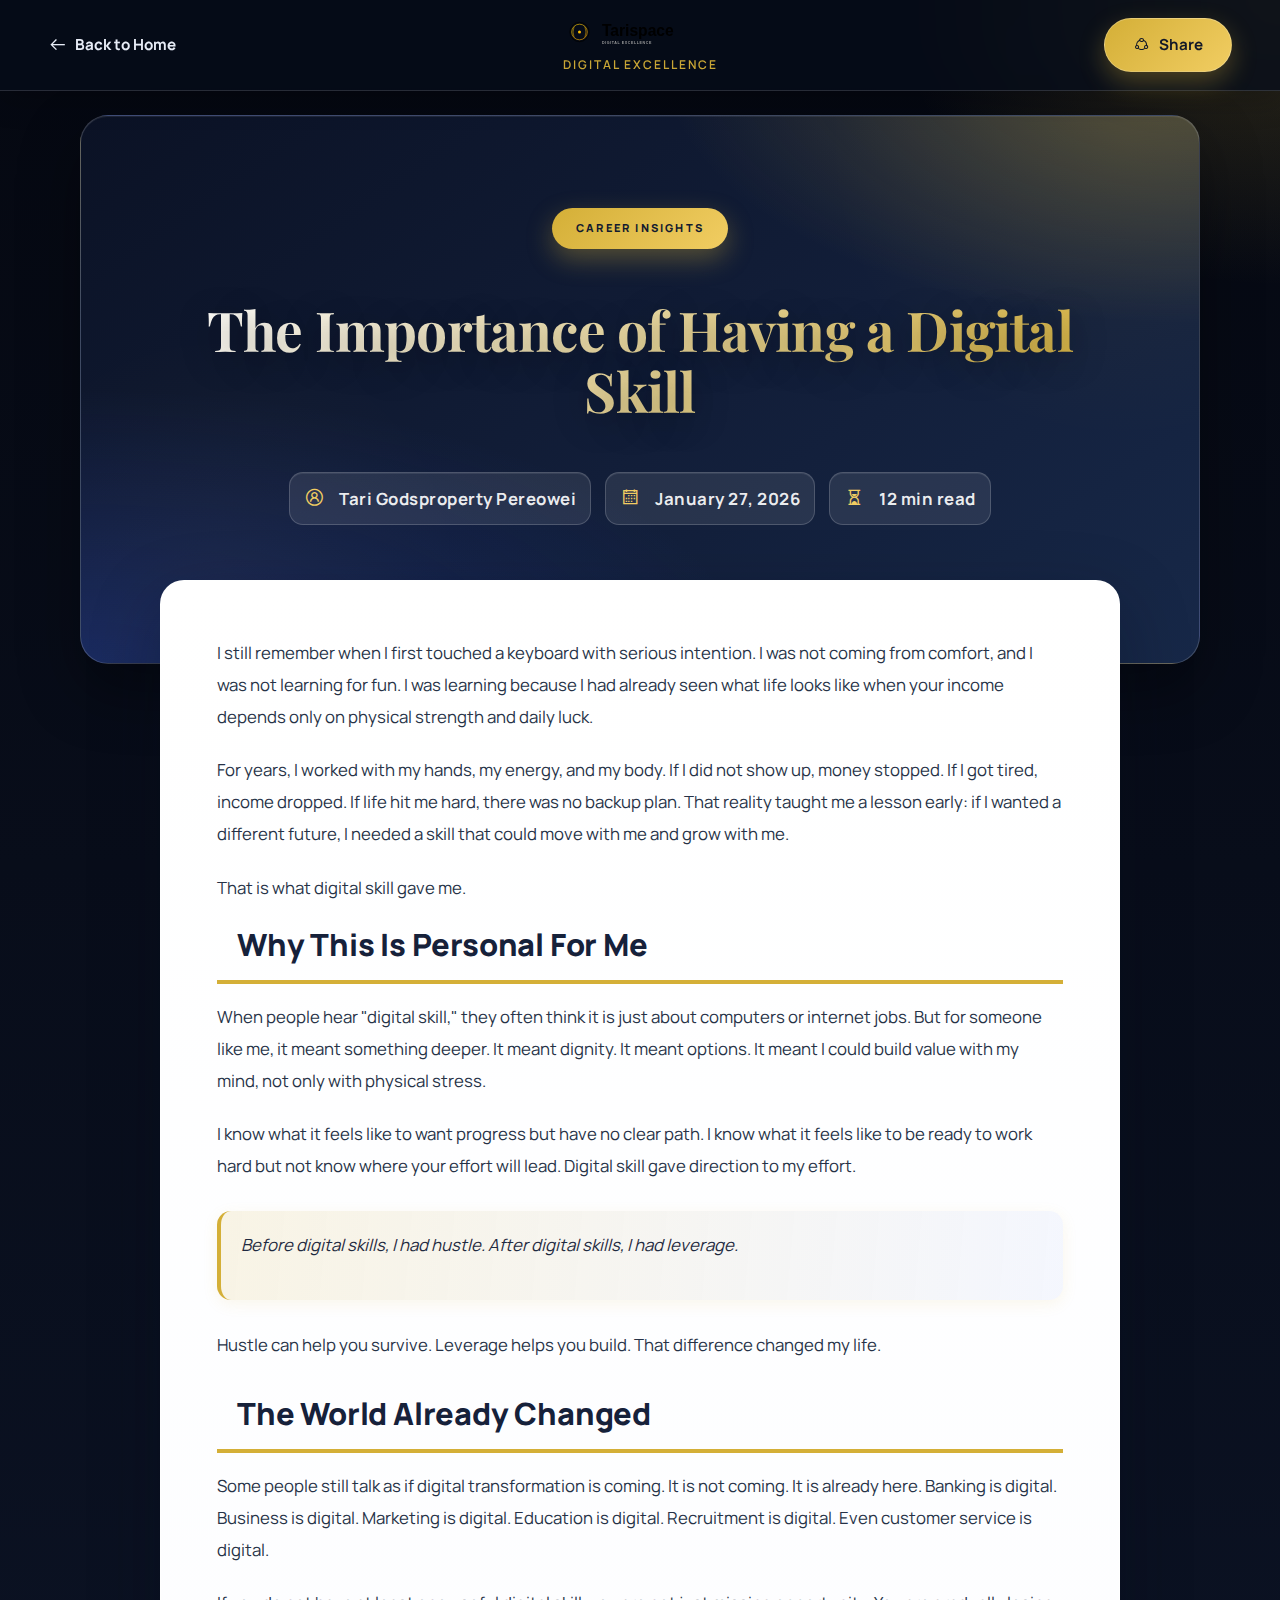
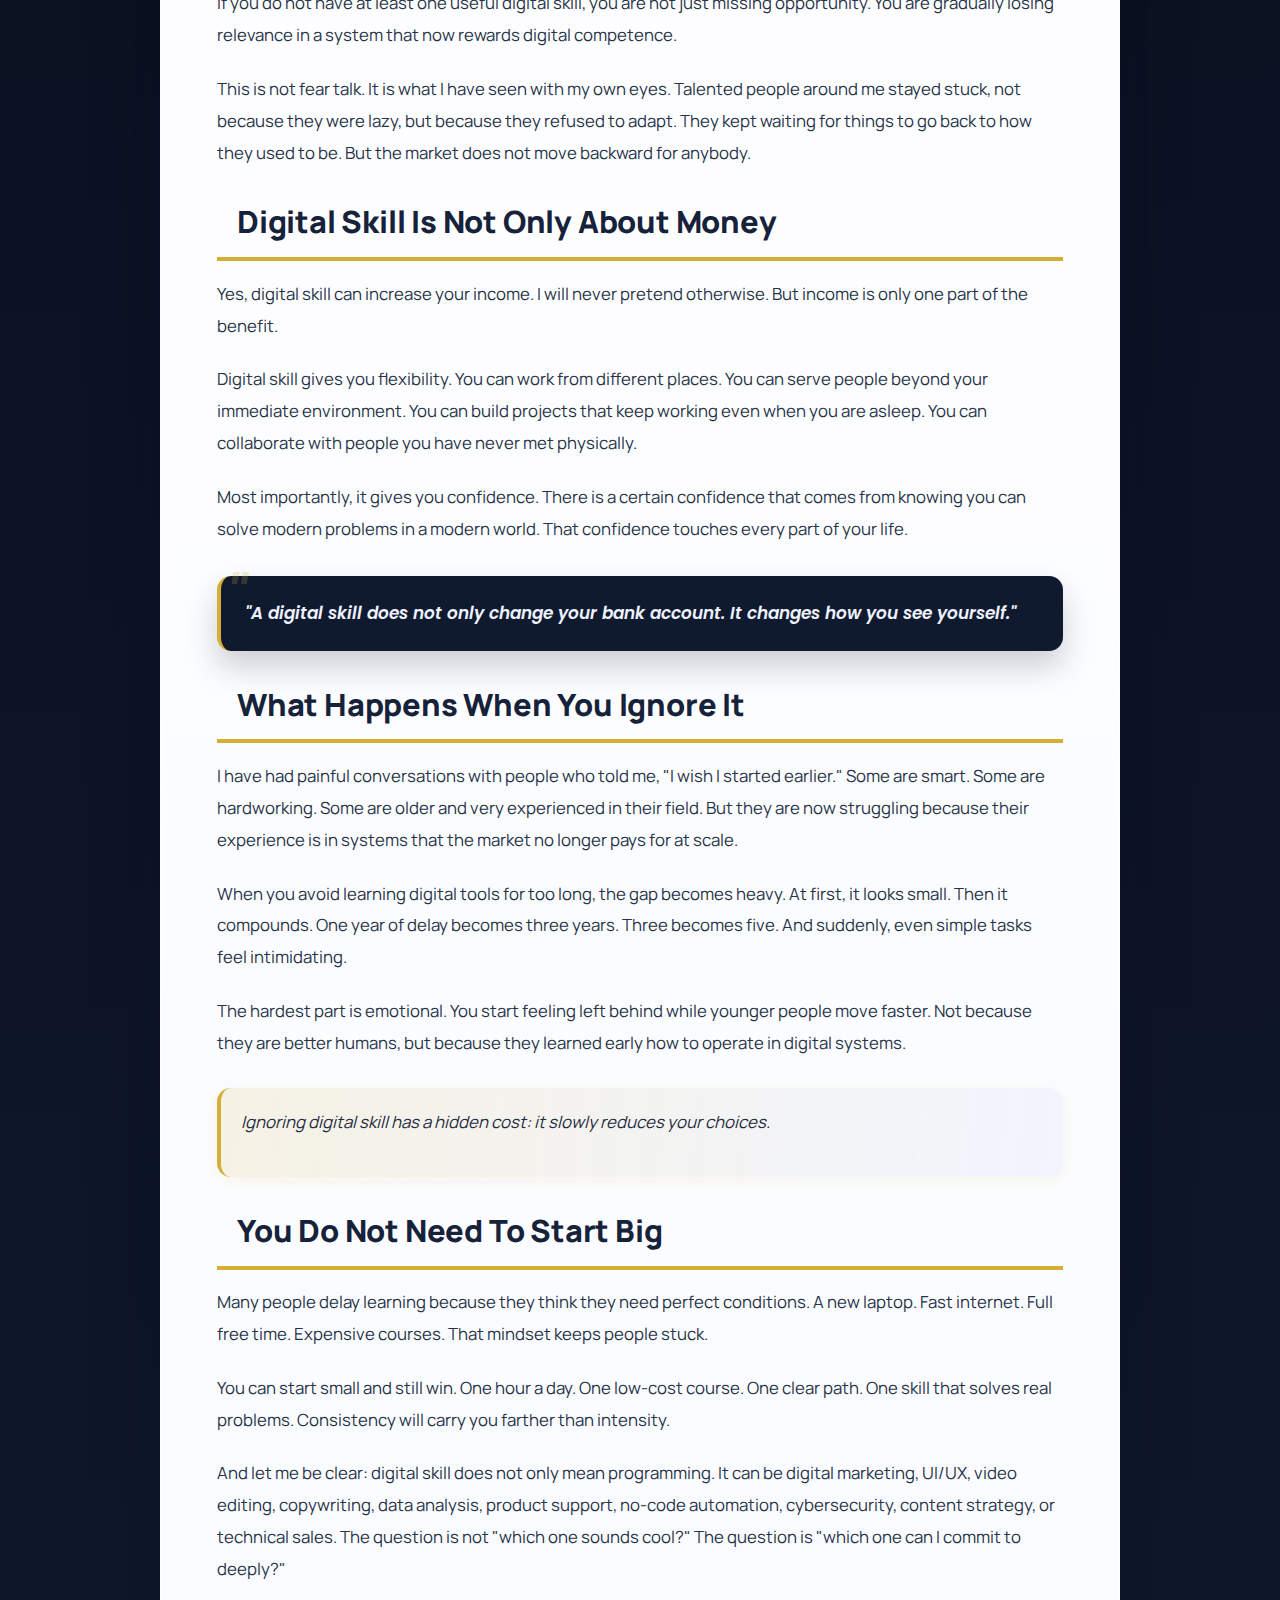
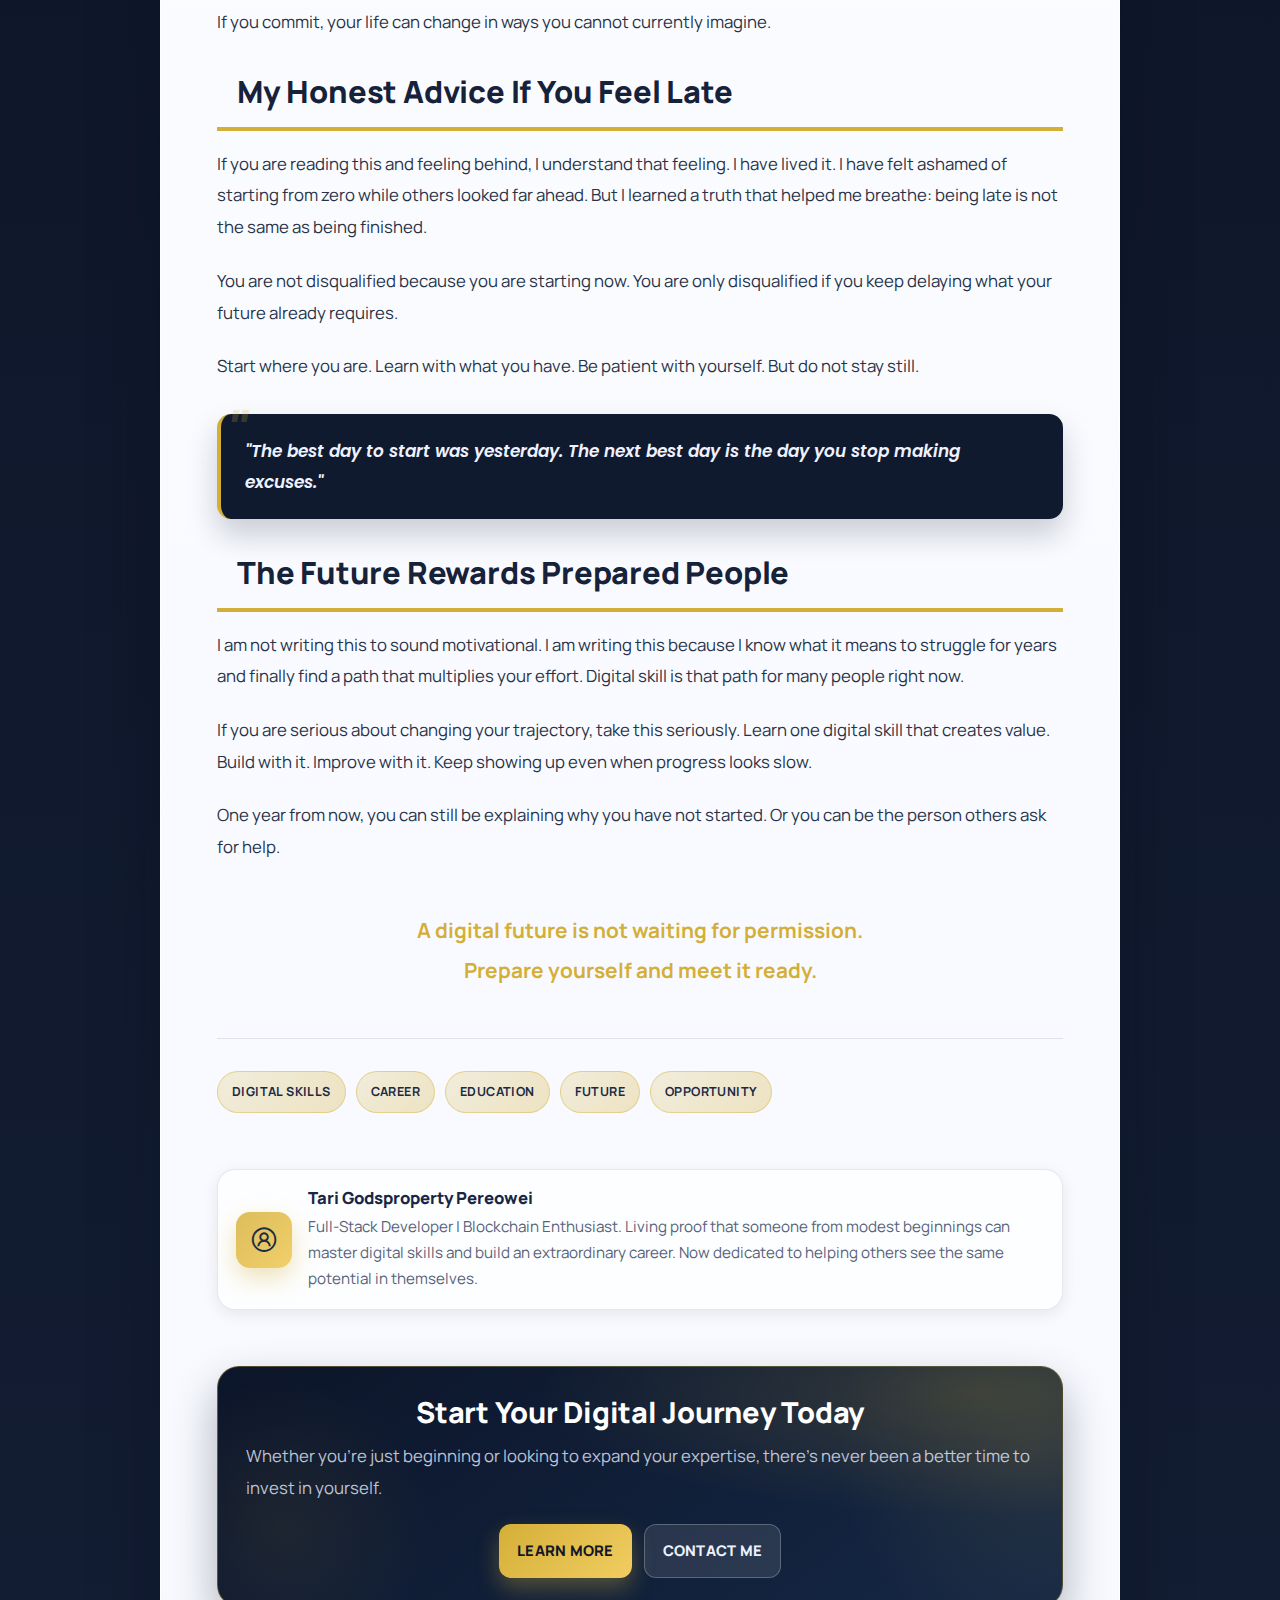
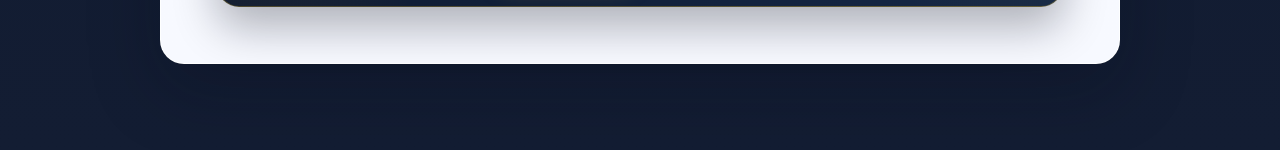
<file: article-importance-digital-skills.html>
<!DOCTYPE html>
<html class="no-js" lang="en">
<head>
	<meta charset="utf-8">
	<meta http-equiv="x-ua-compatible" content="ie=edge">
	<title>The Importance of Having a Digital Skill - Tarispace</title>
	<meta name="description" content="In a world moving digital, having at least one digital skill is no longer optional - it's survival. Learn why digital literacy is your ticket to freedom.">
	<meta name="viewport" content="width=device-width, initial-scale=1, shrink-to-fit=no">
	
	<link rel="manifest" href="site.webmanifest">
	<link rel="icon" type="image/svg+xml" href="favicon.svg">
	
	<link href="https://fonts.googleapis.com/css?family=Poppins:100,200,300,400,500,500i,600,700,800,900&display=swap" rel="stylesheet">
	<link href="https://fonts.googleapis.com/css?family=Merriweather:300,400,700&display=swap" rel="stylesheet">
	
	<link rel="stylesheet" href="css/font-awesome.min.css">
	<link rel="stylesheet" href="css/line-awesome.css">
	<link rel="stylesheet" href="css/animate.min.css">
	<link rel="stylesheet" href="css/bootstrap.min.css">
	<link rel="stylesheet" href="css/modern-design.css">
	
	<style>
		:root { --gold: #D4AF37; --dark-bg: #0F1419; --text-white: #FFFFFF; --text-light: #B0B0B0; --content-bg: #FFFFFF; }
		* { margin: 0; padding: 0; box-sizing: border-box; }
		body { font-family: 'Merriweather', 'Poppins', sans-serif; color: #333; line-height: 1.8; background-color: var(--dark-bg); }
		.article-navbar { background: var(--text-white); padding: 20px 40px; box-shadow: 0 2px 20px rgba(0, 0, 0, 0.1); position: sticky; top: 0; z-index: 1000; }
		.navbar-container { max-width: 1400px; margin: 0 auto; display: flex; justify-content: space-between; align-items: center; width: 100%; padding: 0 20px; gap: 40px; }
		.navbar-left { display: flex; align-items: center; gap: 0; flex-shrink: 0; }
		.back-button { display: inline-flex; align-items: center; gap: 8px; color: #1e293b; text-decoration: none; font-weight: 600; transition: all 0.3s ease; font-size: 0.95rem; }
		.back-button:hover { color: var(--gold); transform: translateX(-3px); }
		.back-button i { font-size: 1.2rem; }
		.navbar-center { flex: 1; display: flex; justify-content: center; align-items: center; }
		.navbar-logo { text-align: center; }
		.navbar-logo img { max-width: 120px; height: auto; display: block; }
		.navbar-logo-text { font-size: 0.75rem; text-transform: uppercase; letter-spacing: 2px; color: var(--gold); font-weight: 600; margin-top: 4px; }
		.share-button { background: var(--gold); color: #000; border: none; padding: 12px 28px; border-radius: 30px; font-weight: 700; cursor: pointer; transition: all 0.3s ease; font-size: 0.95rem; display: flex; align-items: center; gap: 8px; flex-shrink: 0; }
		.share-button:hover { background: #E5C158; transform: translateY(-2px); box-shadow: 0 8px 20px rgba(212, 175, 55, 0.3); }
		.share-button i { font-size: 1.1rem; }
		.article-wrapper { background: var(--dark-bg); padding: 0; min-height: calc(100vh - 80px); }
		.article-header { background: linear-gradient(135deg, #0F1419 0%, #1a1f2e 50%, rgba(212, 175, 55, 0.1) 100%); position: relative; overflow: hidden; color: white; padding: 120px 40px 100px; text-align: center; }
		.article-header::before { content: ''; position: absolute; top: -50%; right: -20%; width: 600px; height: 600px; background: radial-gradient(circle, rgba(212, 175, 55, 0.15) 0%, transparent 70%); border-radius: 50%; z-index: 1; }
		.article-header::after { content: ''; position: absolute; bottom: -30%; left: -10%; width: 500px; height: 500px; background: radial-gradient(circle, rgba(212, 175, 55, 0.08) 0%, transparent 70%); border-radius: 50%; z-index: 1; }
		.article-header-content { position: relative; z-index: 2; max-width: 1000px; margin: 0 auto; animation: slideInDown 0.8s ease-out; }
		.article-category { display: inline-block; background: linear-gradient(135deg, #D4AF37 0%, #E5C158 100%); color: #000; padding: 14px 35px; border-radius: 50px; font-size: 11px; font-weight: 900; text-transform: uppercase; letter-spacing: 3px; margin-bottom: 40px; box-shadow: 0 15px 40px rgba(212, 175, 55, 0.35); transition: all 0.4s cubic-bezier(0.34, 1.56, 0.64, 1); position: relative; }
		.article-category:hover { transform: translateY(-5px) scale(1.05); box-shadow: 0 25px 60px rgba(212, 175, 55, 0.45); }
		.article-category::before { content: ''; margin-right: 0; }
		.article-title { font-size: 3.8rem; font-weight: 900; margin-bottom: 35px; line-height: 1.15; text-shadow: 0 15px 50px rgba(0, 0, 0, 0.6); letter-spacing: -2px; background: linear-gradient(135deg, #FFFFFF 0%, #D4AF37 100%); -webkit-background-clip: text; -webkit-text-fill-color: transparent; background-clip: text; }
		.article-meta-header { display: flex; justify-content: center; align-items: center; gap: 60px; margin-top: 50px; flex-wrap: wrap; font-size: 1.05rem; }
		.meta-item { display: flex; align-items: center; gap: 14px; background: rgba(212, 175, 55, 0.1); padding: 12px 24px; border-radius: 50px; border: 1px solid rgba(212, 175, 55, 0.3); transition: all 0.3s ease; }
		.meta-item:hover { background: rgba(212, 175, 55, 0.15); border-color: rgba(212, 175, 55, 0.6); transform: translateY(-3px); }
		.meta-item i { font-size: 1.3rem; color: #D4AF37; }
		.meta-item strong { font-weight: 700; letter-spacing: 0.5px; }
		.article-content { max-width: 900px; margin: -50px auto 0; background: var(--content-bg); padding: 80px; box-shadow: 0 20px 80px rgba(0, 0, 0, 0.4); border-radius: 12px; position: relative; z-index: 10; }
		.article-body { font-family: 'Merriweather', serif; font-size: 1.15rem; color: #2c3e50; line-height: 2.1; }
		.article-body p { margin-bottom: 2rem; text-align: justify; }
		.article-body strong { color: var(--gold); font-weight: 700; }
		.article-body em { color: #d63031; font-style: italic; font-weight: 600; }
		.article-section-title { font-size: 2.2rem; font-weight: 900; color: var(--dark-bg); margin: 2.5rem 0 1.5rem; padding-bottom: 15px; padding-left: 20px; border-bottom: 4px solid var(--gold); font-family: 'Poppins', sans-serif; letter-spacing: -0.5px; position: relative; }
		.article-section-title::before { content: ''; }
		.article-section-title:first-of-type { border-top: none; padding-top: 0; margin-top: 0; }
		.emphasis-block { background: linear-gradient(135deg, rgba(212, 175, 55, 0.08) 0%, rgba(212, 175, 55, 0.04) 100%); border-left: 6px solid var(--gold); padding: 25px 30px; margin: 2.5rem 0; border-radius: 8px; font-style: italic; color: #2c3e50; line-height: 1.9; box-shadow: 0 4px 15px rgba(212, 175, 55, 0.1); position: relative; padding-left: 30px; }
		.emphasis-block::before { content: ''; }
		.article-quote { border-left: 5px solid var(--gold); padding: 25px 0 25px 35px; margin: 2.5rem 0; font-size: 1.2rem; color: #34495e; font-style: italic; font-family: 'Poppins', sans-serif; font-weight: 600; background: linear-gradient(to right, rgba(212, 175, 55, 0.05), transparent); position: relative; }
		.article-quote::before { content: '"'; position: absolute; left: 5px; font-size: 3.5rem; color: rgba(212, 175, 55, 0.2); line-height: 0; }
		.article-footer { border-top: 3px solid var(--gold); margin-top: 4rem; padding-top: 2.5rem; }
		.article-tags { display: flex; gap: 12px; flex-wrap: wrap; margin-bottom: 2.5rem; }
		.article-tag { display: inline-block; background: linear-gradient(135deg, var(--gold) 0%, #E5C158 100%); color: #000; padding: 10px 22px; border-radius: 50px; font-size: 0.8rem; font-weight: 900; border: 2px solid transparent; transition: all 0.4s cubic-bezier(0.34, 1.56, 0.64, 1); text-transform: uppercase; letter-spacing: 1.5px; }
		.article-tag:hover { transform: scale(1.08); box-shadow: 0 8px 25px rgba(212, 175, 55, 0.4); }
		.article-cta { background: linear-gradient(135deg, var(--dark-bg) 0%, #1a1f28 100%); color: white; padding: 50px 40px; border-radius: 12px; margin-top: 3.5rem; text-align: center; border: 3px solid var(--gold); position: relative; overflow: hidden; }
		.article-cta::before { content: ''; position: absolute; top: -50%; right: -20%; width: 400px; height: 400px; background: radial-gradient(circle, rgba(212, 175, 55, 0.1) 0%, transparent 70%); border-radius: 50%; z-index: 0; }
		.article-cta::after { content: ''; position: absolute; bottom: -30%; left: -10%; width: 300px; height: 300px; background: radial-gradient(circle, rgba(212, 175, 55, 0.08) 0%, transparent 70%); border-radius: 50%; z-index: 0; }
		.article-cta-content { position: relative; z-index: 1; }
		.article-cta h3 { font-size: 1.8rem; margin-bottom: 15px; color: var(--gold); font-weight: 800; }
		.article-cta p { margin-bottom: 25px; font-size: 1.05rem; color: #b0b0b0; }
		.cta-buttons { display: flex; gap: 15px; justify-content: center; flex-wrap: wrap; }
		.cta-btn { padding: 14px 35px; border: none; border-radius: 30px; font-weight: 700; cursor: pointer; transition: all 0.3s ease; font-size: 0.95rem; text-transform: uppercase; letter-spacing: 1px; }
		.cta-btn-primary { background: var(--gold); color: #000; }
		.cta-btn-primary:hover { background: #E5C158; transform: translateY(-3px); box-shadow: 0 10px 30px rgba(212, 175, 55, 0.4); }
		.cta-btn-secondary { background: transparent; color: var(--gold); border: 2px solid var(--gold); }
		.cta-btn-secondary:hover { background: var(--gold); color: #000; transform: translateY(-3px); }
		.author-section { background: linear-gradient(135deg, #f8f9fa 0%, #f0f0f0 100%); padding: 40px; border-radius: 12px; margin-top: 3.5rem; display: flex; gap: 30px; align-items: flex-start; border-left: 5px solid var(--gold); box-shadow: 0 4px 15px rgba(0, 0, 0, 0.08); }
		.author-image { width: 100px; height: 100px; border-radius: 50%; background: linear-gradient(135deg, var(--gold) 0%, #e8c547 100%); flex-shrink: 0; display: flex; align-items: center; justify-content: center; color: #000; font-size: 2.5rem; box-shadow: 0 8px 25px rgba(212, 175, 55, 0.3); }
		.author-info h4 { font-size: 1.2rem; margin-bottom: 8px; color: var(--dark-bg); font-weight: 800; }
		.author-info p { color: #555; font-size: 0.95rem; line-height: 1.7; }
		@media (max-width: 768px) {
			.article-title { font-size: 1.6rem; }
			.article-header { padding: 50px 20px 40px; }
			.article-content { padding: 30px 20px; }
			.article-body { font-size: 0.95rem; line-height: 1.8; }
			.article-section-title { font-size: 1.3rem; }
			.navbar-container { padding: 0 8px; gap: 10px; flex-direction: row; justify-content: space-between; align-items: center; }
			.navbar-left { flex: 0 0 auto; }
			.navbar-center { flex: 1; display: flex; justify-content: center; align-items: center; min-width: 0; }
			.back-button { font-size: 0.75rem; padding: 6px 8px; white-space: nowrap; }
			.back-button i { font-size: 0.95rem; }
			.share-button { padding: 8px 14px; font-size: 0.75rem; gap: 4px; flex-shrink: 0; }
			.share-button i { font-size: 0.85rem; }
			.navbar-logo img { max-width: 90px; height: auto; }
			.navbar-logo-text { font-size: 0.6rem; letter-spacing: 1px; margin-top: 2px; }
			.author-section { flex-direction: column; text-align: center; }
			.author-image { margin: 0 auto; }
		}
		@keyframes slideInDown {
			from { opacity: 0; transform: translateY(-50px); }
			to { opacity: 1; transform: translateY(0); }
		}
	</style>
	<link rel="stylesheet" href="css/article-modern.css">
</head>
<body>
	<nav class="article-navbar">
		<div class="navbar-container">
			<!-- Left: Back Button -->
			<div class="navbar-left">
				<a href="index.html#page5" class="back-button">
					<i class="las la-arrow-left"></i>
					Back to Home
				</a>
			</div>

			<!-- Center: Logo -->
			<div class="navbar-center">
				<div class="navbar-logo">
					<img src="img/logo/tarispace-logo.svg" alt="Tarispace">
					<div class="navbar-logo-text">Digital Excellence</div>
				</div>
			</div>

			<!-- Right: Share Button -->
			<button class="share-button">
				<i class="las la-share-alt"></i>
				Share
			</button>
		</div>
			</div>
		</div>
	</nav>

	<div class="article-wrapper">
		<header class="article-header">
			<div class="article-header-content">
				<span class="article-category">CAREER INSIGHTS</span>
				<h1 class="article-title">The Importance of Having a Digital Skill</h1>
				<div class="article-meta-header">
					<div class="meta-item">
						<i class="las la-user-circle"></i>
						<strong>Tari Godsproperty Pereowei</strong>
					</div>
					<div class="meta-item">
						<i class="las la-calendar-alt"></i>
						<strong>January 27, 2026</strong>
					</div>
					<div class="meta-item">
						<i class="las la-hourglass-half"></i>
						<strong>12 min read</strong>
					</div>
				</div>
			</div>
		</header>

		<article class="article-content">
			<div class="article-body">
				<p>I still remember when I first touched a keyboard with serious intention. I was not coming from comfort, and I was not learning for fun. I was learning because I had already seen what life looks like when your income depends only on physical strength and daily luck.</p>

				<p>For years, I worked with my hands, my energy, and my body. If I did not show up, money stopped. If I got tired, income dropped. If life hit me hard, there was no backup plan. That reality taught me a lesson early: if I wanted a different future, I needed a skill that could move with me and grow with me.</p>

				<p>That is what digital skill gave me.</p>

				<h2 class="article-section-title">Why This Is Personal For Me</h2>

				<p>When people hear "digital skill," they often think it is just about computers or internet jobs. But for someone like me, it meant something deeper. It meant dignity. It meant options. It meant I could build value with my mind, not only with physical stress.</p>

				<p>I know what it feels like to want progress but have no clear path. I know what it feels like to be ready to work hard but not know where your effort will lead. Digital skill gave direction to my effort.</p>

				<div class="emphasis-block">
					<p>Before digital skills, I had hustle. After digital skills, I had leverage.</p>
				</div>

				<p>Hustle can help you survive. Leverage helps you build. That difference changed my life.</p>

				<h2 class="article-section-title">The World Already Changed</h2>

				<p>Some people still talk as if digital transformation is coming. It is not coming. It is already here. Banking is digital. Business is digital. Marketing is digital. Education is digital. Recruitment is digital. Even customer service is digital.</p>

				<p>If you do not have at least one useful digital skill, you are not just missing opportunity. You are gradually losing relevance in a system that now rewards digital competence.</p>

				<p>This is not fear talk. It is what I have seen with my own eyes. Talented people around me stayed stuck, not because they were lazy, but because they refused to adapt. They kept waiting for things to go back to how they used to be. But the market does not move backward for anybody.</p>

				<h2 class="article-section-title">Digital Skill Is Not Only About Money</h2>

				<p>Yes, digital skill can increase your income. I will never pretend otherwise. But income is only one part of the benefit.</p>

				<p>Digital skill gives you flexibility. You can work from different places. You can serve people beyond your immediate environment. You can build projects that keep working even when you are asleep. You can collaborate with people you have never met physically.</p>

				<p>Most importantly, it gives you confidence. There is a certain confidence that comes from knowing you can solve modern problems in a modern world. That confidence touches every part of your life.</p>

				<div class="article-quote">
					"A digital skill does not only change your bank account. It changes how you see yourself."
				</div>

				<h2 class="article-section-title">What Happens When You Ignore It</h2>

				<p>I have had painful conversations with people who told me, "I wish I started earlier." Some are smart. Some are hardworking. Some are older and very experienced in their field. But they are now struggling because their experience is in systems that the market no longer pays for at scale.</p>

				<p>When you avoid learning digital tools for too long, the gap becomes heavy. At first, it looks small. Then it compounds. One year of delay becomes three years. Three becomes five. And suddenly, even simple tasks feel intimidating.</p>

				<p>The hardest part is emotional. You start feeling left behind while younger people move faster. Not because they are better humans, but because they learned early how to operate in digital systems.</p>

				<div class="emphasis-block">
					<p>Ignoring digital skill has a hidden cost: it slowly reduces your choices.</p>
				</div>

				<h2 class="article-section-title">You Do Not Need To Start Big</h2>

				<p>Many people delay learning because they think they need perfect conditions. A new laptop. Fast internet. Full free time. Expensive courses. That mindset keeps people stuck.</p>

				<p>You can start small and still win. One hour a day. One low-cost course. One clear path. One skill that solves real problems. Consistency will carry you farther than intensity.</p>

				<p>And let me be clear: digital skill does not only mean programming. It can be digital marketing, UI/UX, video editing, copywriting, data analysis, product support, no-code automation, cybersecurity, content strategy, or technical sales. The question is not "which one sounds cool?" The question is "which one can I commit to deeply?"</p>

				<p>If you commit, your life can change in ways you cannot currently imagine.</p>

				<h2 class="article-section-title">My Honest Advice If You Feel Late</h2>

				<p>If you are reading this and feeling behind, I understand that feeling. I have lived it. I have felt ashamed of starting from zero while others looked far ahead. But I learned a truth that helped me breathe: being late is not the same as being finished.</p>

				<p>You are not disqualified because you are starting now. You are only disqualified if you keep delaying what your future already requires.</p>

				<p>Start where you are. Learn with what you have. Be patient with yourself. But do not stay still.</p>

				<div class="article-quote">
					"The best day to start was yesterday. The next best day is the day you stop making excuses."
				</div>

				<h2 class="article-section-title">The Future Rewards Prepared People</h2>

				<p>I am not writing this to sound motivational. I am writing this because I know what it means to struggle for years and finally find a path that multiplies your effort. Digital skill is that path for many people right now.</p>

				<p>If you are serious about changing your trajectory, take this seriously. Learn one digital skill that creates value. Build with it. Improve with it. Keep showing up even when progress looks slow.</p>

				<p>One year from now, you can still be explaining why you have not started. Or you can be the person others ask for help.</p>

				<p style="text-align: center; margin-top: 3rem; font-size: 1.3rem; font-weight: 700; color: var(--gold);">A digital future is not waiting for permission.<br>Prepare yourself and meet it ready.</p>

				<div class="article-footer">
					<div class="article-tags">
						<span class="article-tag">Digital Skills</span>
						<span class="article-tag">Career</span>
						<span class="article-tag">Education</span>
						<span class="article-tag">Future</span>
						<span class="article-tag">Opportunity</span>
					</div>

					<div class="author-section">
						<div class="author-image">
							<i class="las la-user-circle"></i>
						</div>
						<div class="author-info">
							<h4>Tari Godsproperty Pereowei</h4>
							<p>Full-Stack Developer | Blockchain Enthusiast. Living proof that someone from modest beginnings can master digital skills and build an extraordinary career. Now dedicated to helping others see the same potential in themselves.</p>
						</div>
					</div>

					<div class="article-cta">
						<div class="article-cta-content">
							<h3>Start Your Digital Journey Today</h3>
							<p>Whether you're just beginning or looking to expand your expertise, there's never been a better time to invest in yourself.</p>
							<div class="cta-buttons">
								<button class="cta-btn cta-btn-primary" onclick="window.location.href='index.html#page3'">Learn More</button>
								<button class="cta-btn cta-btn-secondary" onclick="window.location.href='index.html#page6'">Contact Me</button>
							</div>
						</div>
					</div>
				</div>
			</div>
		</article>
	</div>

	<script src="js/vendor/jquery-3.5.1.min.js"></script>
	<script>
		document.querySelector('.share-button').addEventListener('click', function() {
			if (navigator.share) {
				navigator.share({
					title: 'The Importance of Having a Digital Skill',
					text: 'In a world moving digital, having at least one digital skill is no longer optional - it\'s survival.',
					url: window.location.href
				});
			} else {
				alert('Share feature not supported on this browser.');
			}
		});
	</script>
</body>
</html>
</file>
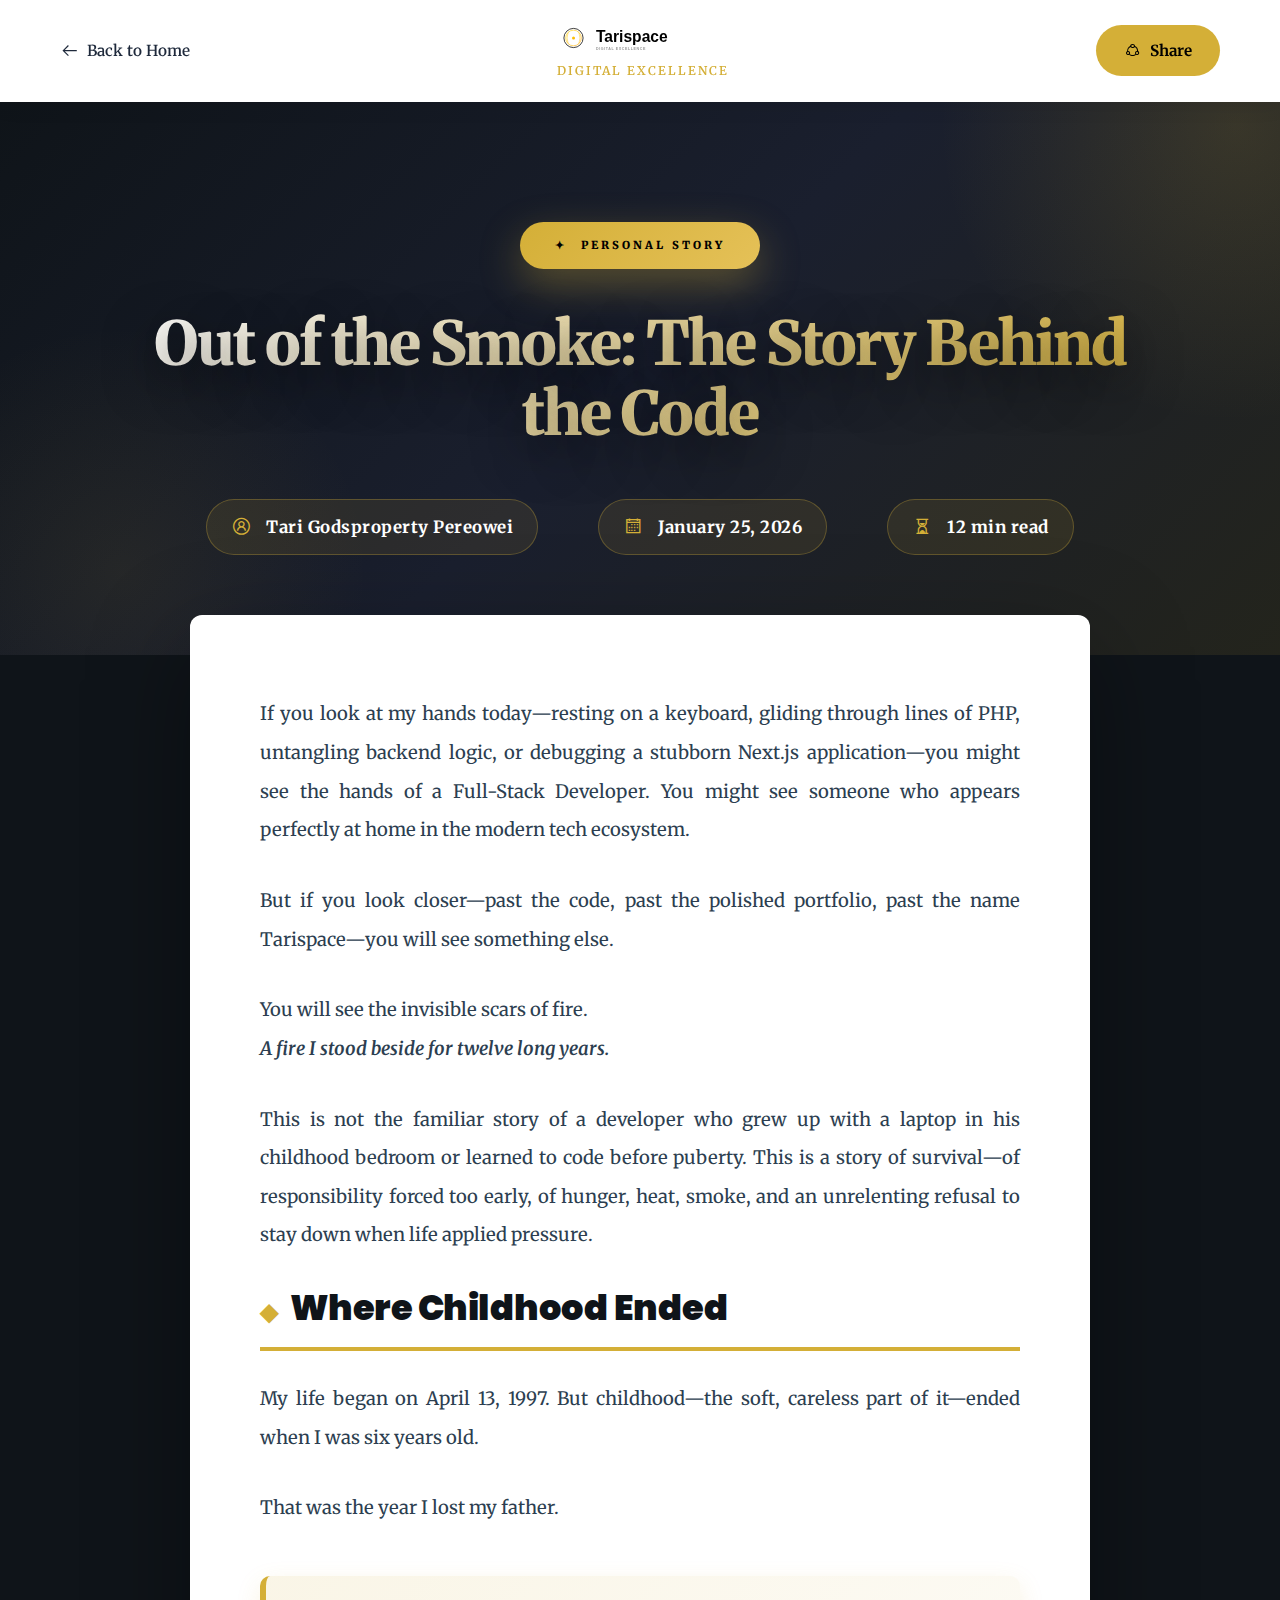
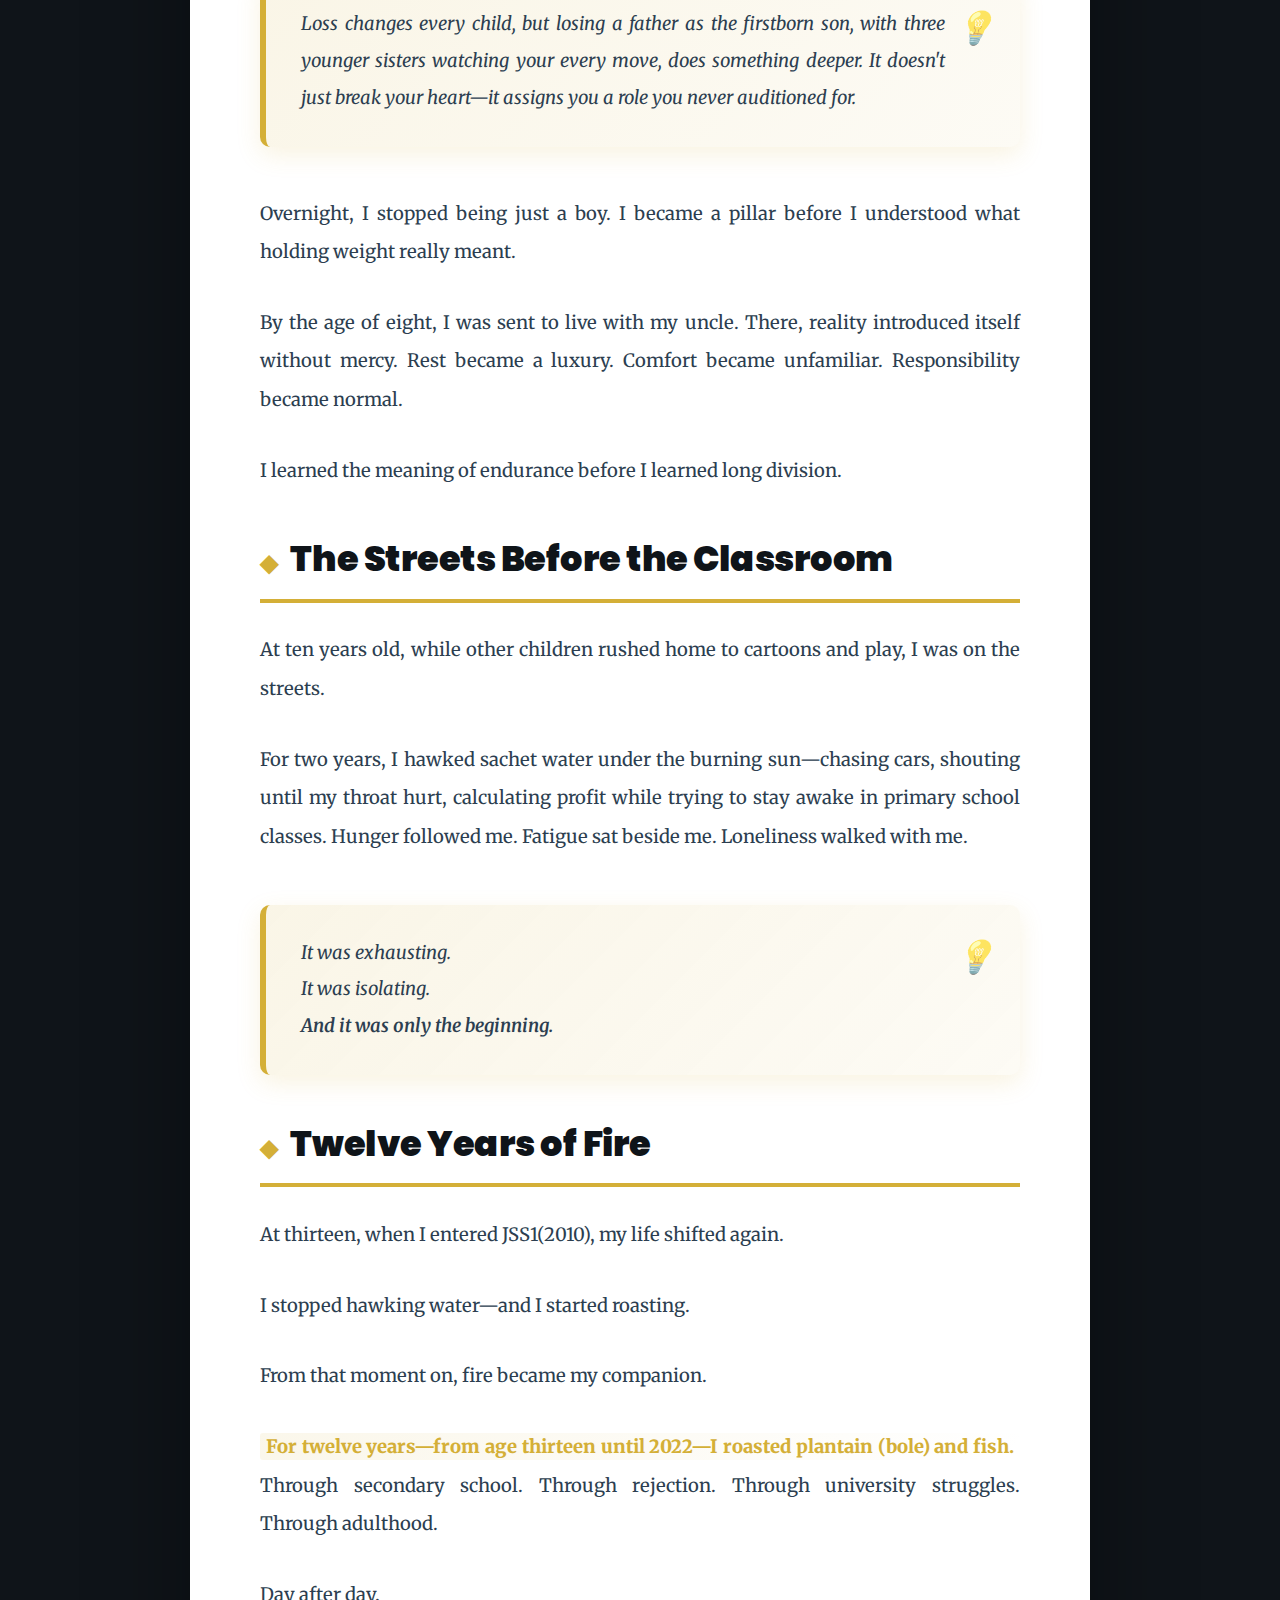
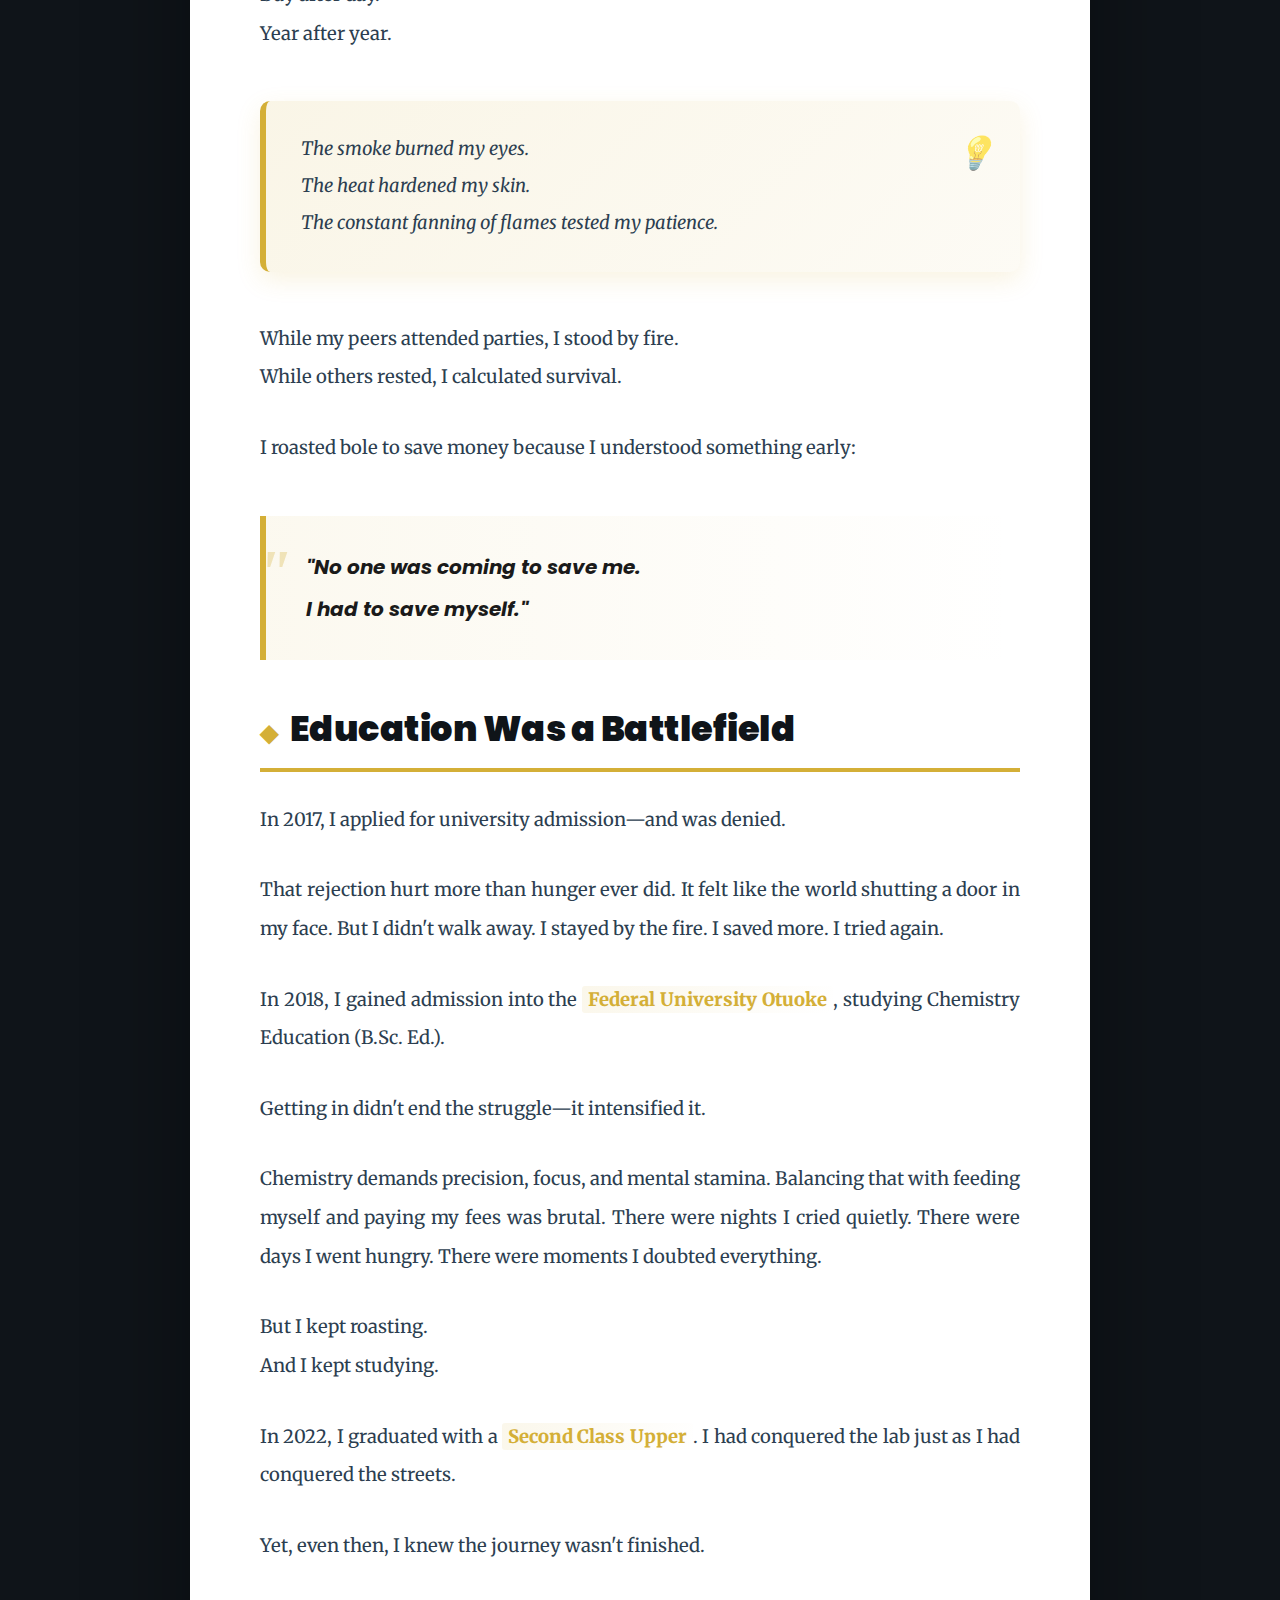
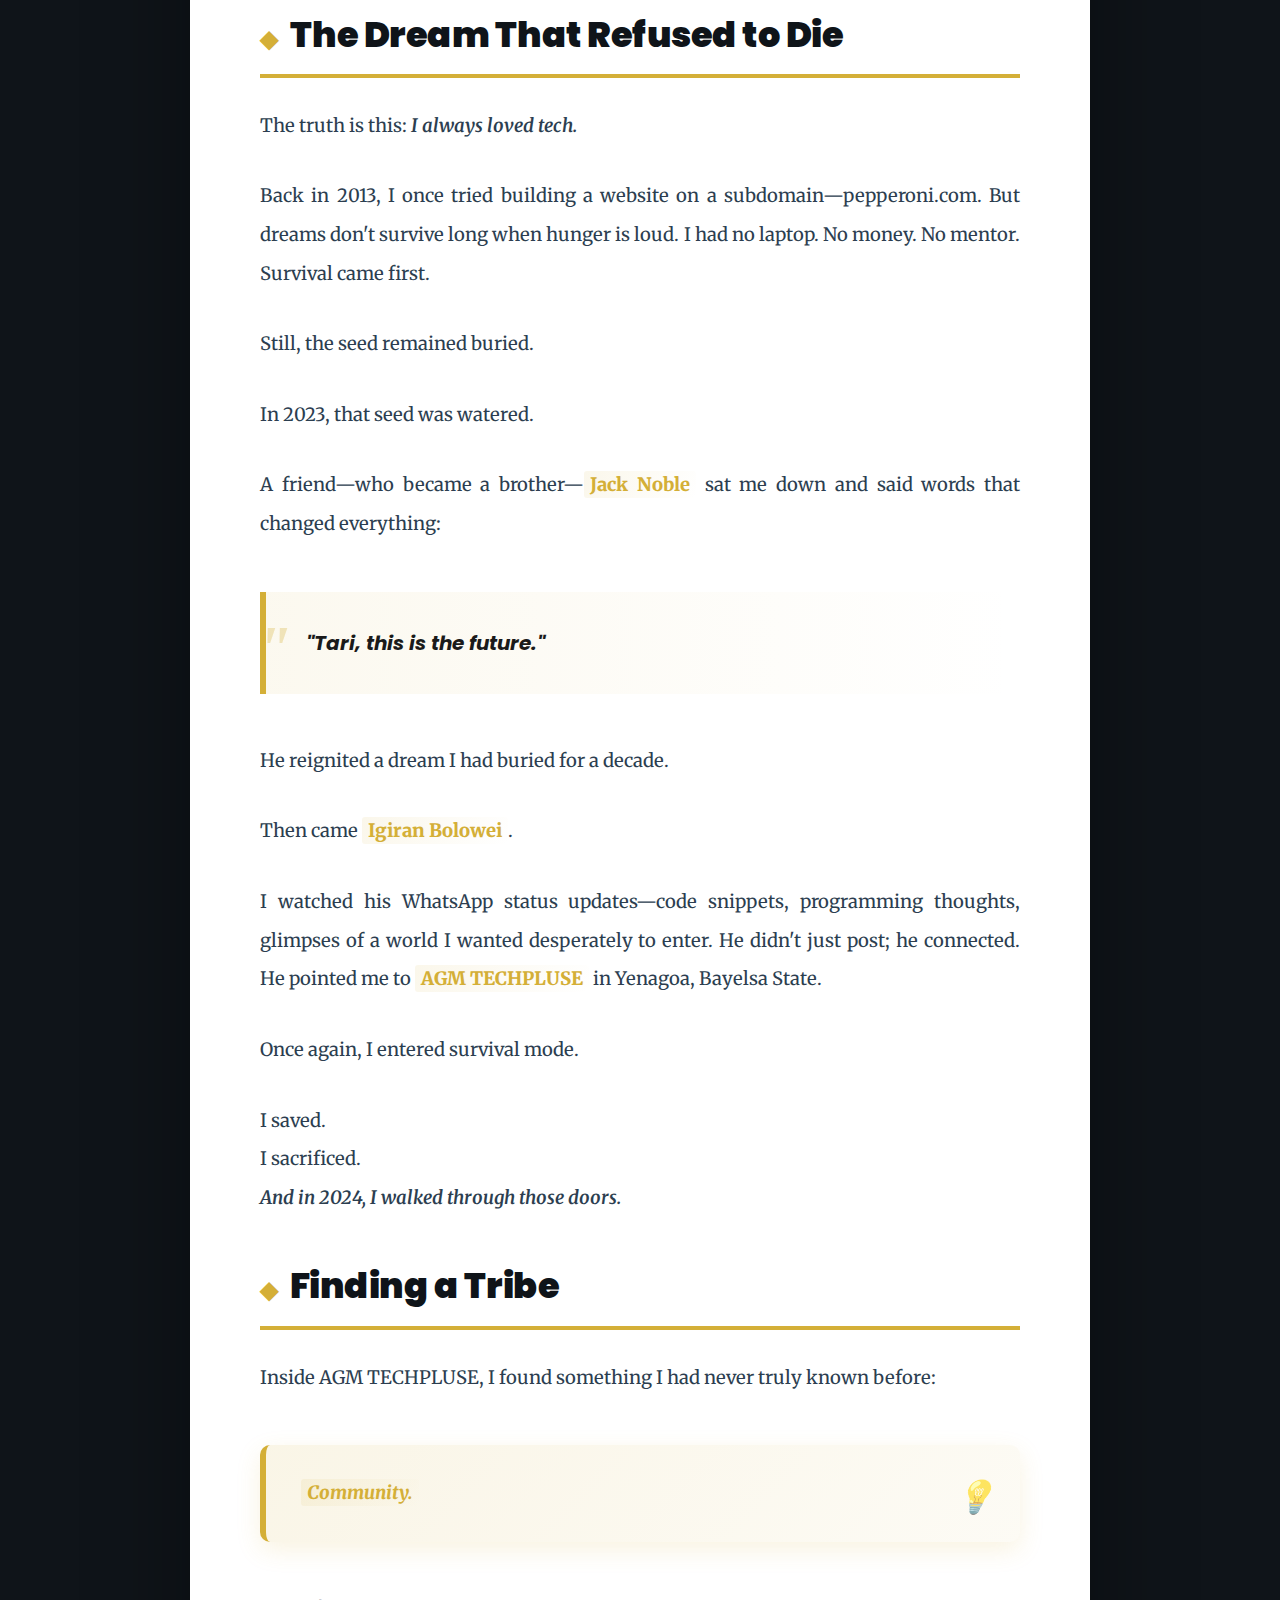
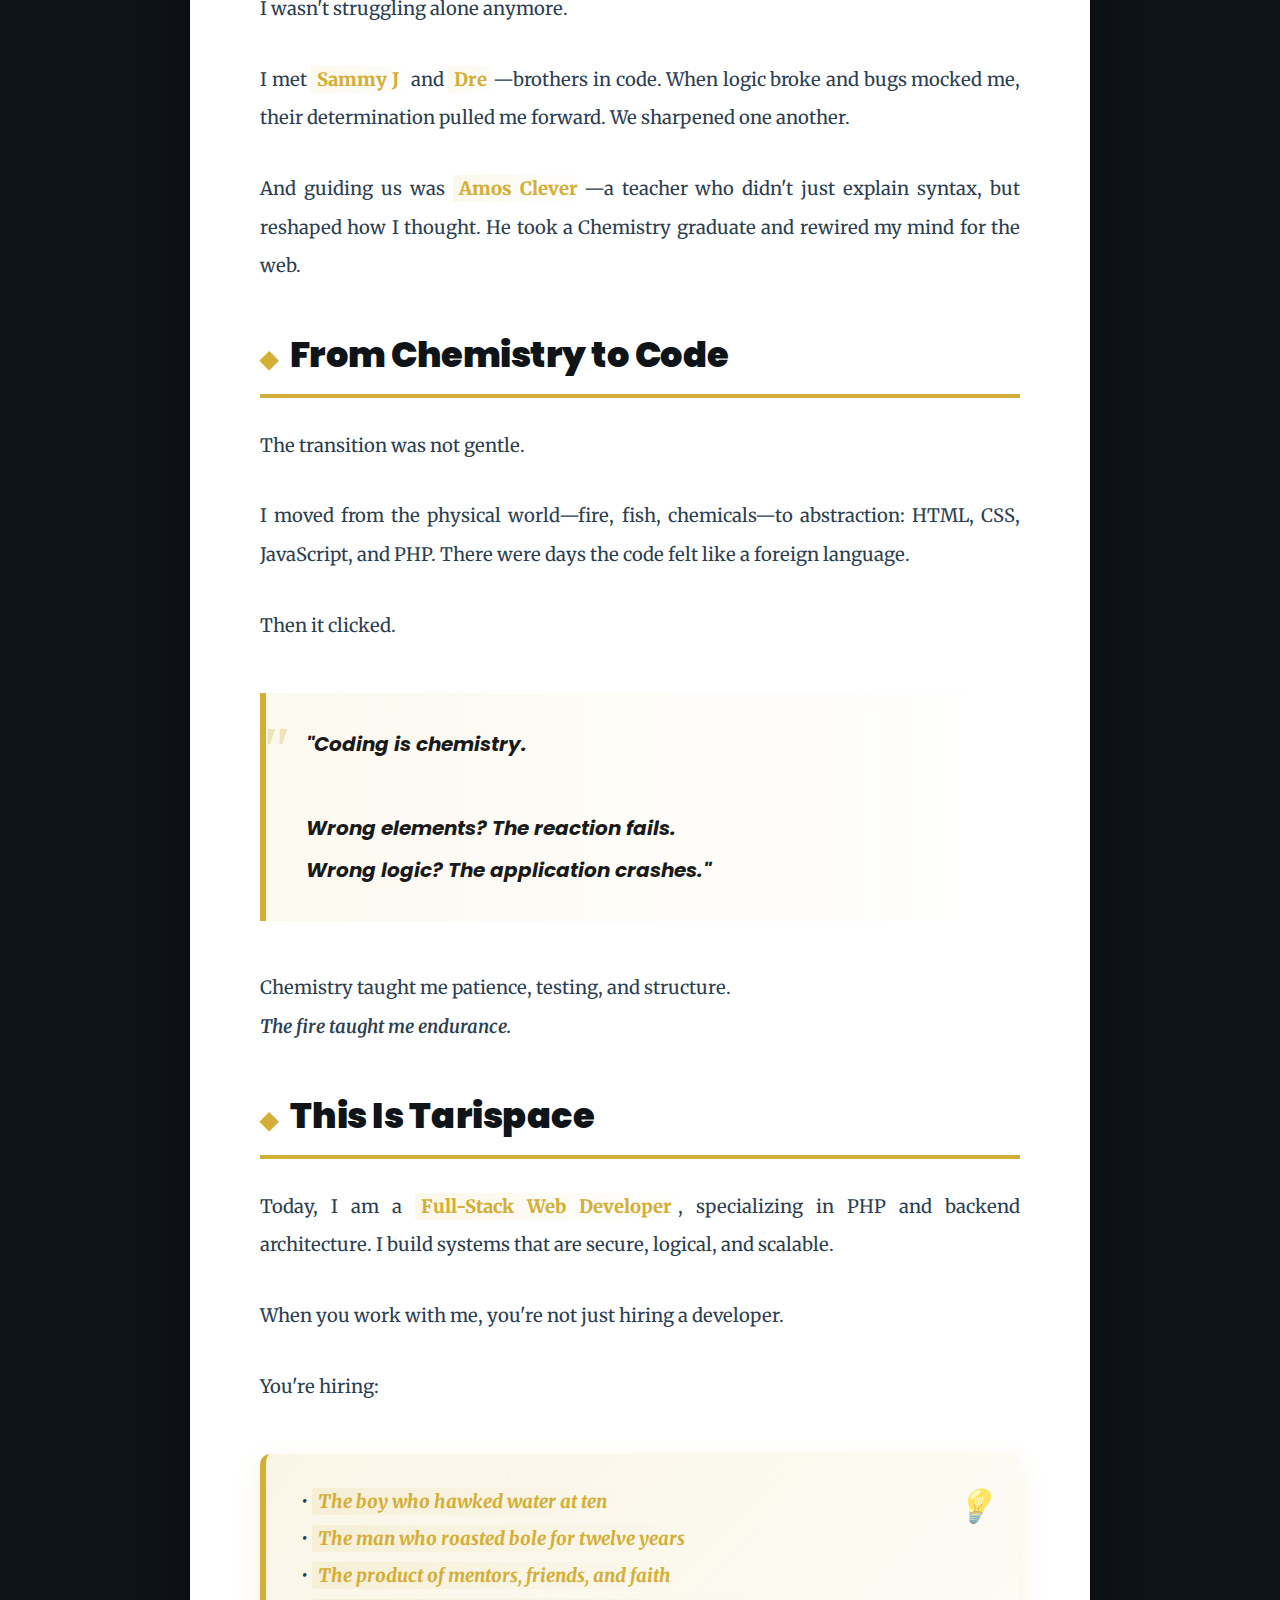
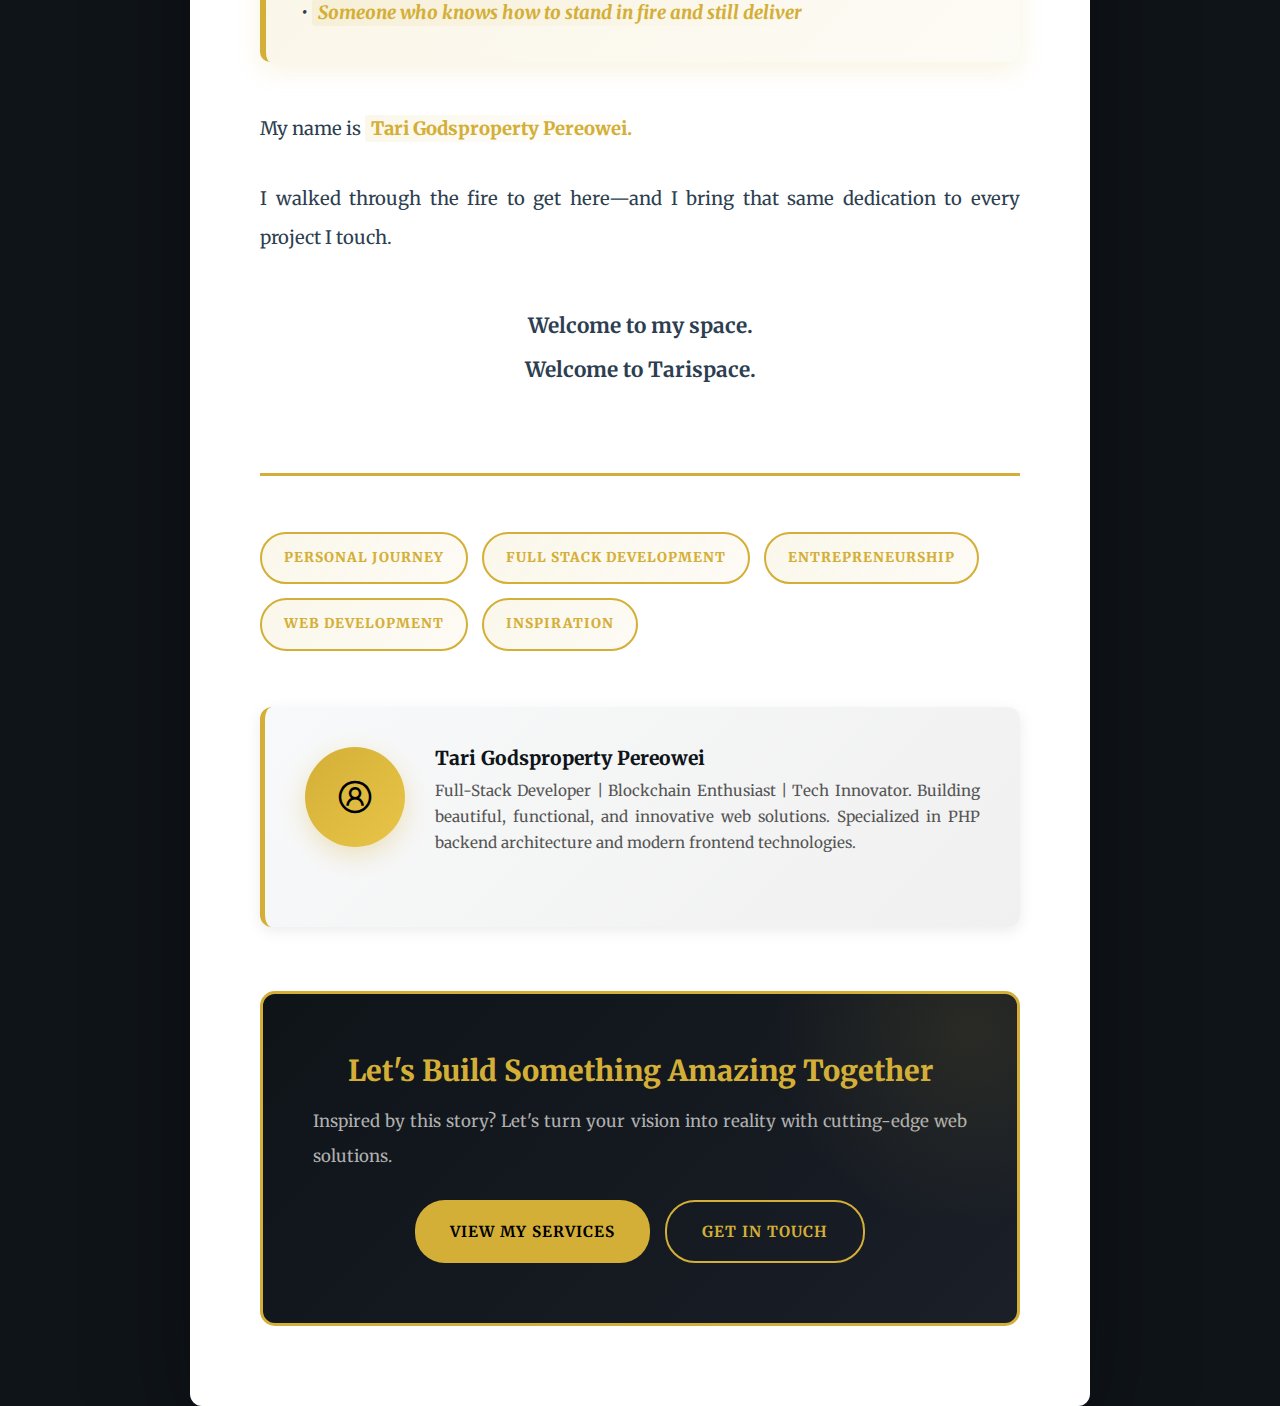
<file: article-out-of-smoke.html>
<!DOCTYPE html>
<html class="no-js" lang="en">
<head>
	<meta charset="utf-8">
	<meta http-equiv="x-ua-compatible" content="ie=edge">
	<title>Out of the Smoke: The Story Behind the Code - Tarispace</title>
	<meta name="description" content="A powerful personal narrative about overcoming adversity, from street life to full-stack development. The journey of Tari Godsproperty Pereowei.">
	<meta name="viewport" content="width=device-width, initial-scale=1, shrink-to-fit=no">
	<meta property="og:title" content="Out of the Smoke: The Story Behind the Code">
	<meta property="og:description" content="A powerful personal narrative about overcoming adversity, from street life to full-stack development.">
	<meta property="og:type" content="article">
	<meta property="article:author" content="Tari Godsproperty Pereowei">
	<meta property="article:published_time" content="2025-01-25">
	
	<link rel="manifest" href="site.html">
	<link rel="icon" type="image/svg+xml" href="favicon.svg">
	
	<!-- Google Fonts -->
	<link href="https://fonts.googleapis.com/css?family=Poppins:100,200,300,400,500,500i,600,700,800,900&display=swap" rel="stylesheet">
	<link href="https://fonts.googleapis.com/css?family=Space+Grotesk:300,400,500,600,700&display=swap" rel="stylesheet">
	<link href="https://fonts.googleapis.com/css?family=Merriweather:300,400,700&display=swap" rel="stylesheet">
	
	<!-- All CSS -->
	<link rel="stylesheet" href="css/font-awesome.min.css">
	<link rel="stylesheet" href="css/line-awesome.css">
	<link rel="stylesheet" href="css/animate.min.css">
	<link rel="stylesheet" href="css/bootstrap.min.css">
	<link rel="stylesheet" href="css/modern-design.css">
	
	<style>
		/* Article-specific styles */
		:root {
			--gold: #D4AF37;
			--dark-bg: #0F1419;
			--text-white: #FFFFFF;
			--text-light: #B0B0B0;
			--content-bg: #FFFFFF;
			--border-gold: #D4AF37;
		}

		* {
			margin: 0;
			padding: 0;
			box-sizing: border-box;
		}

		body {
			font-family: 'Merriweather', 'Poppins', sans-serif;
			color: #333;
			line-height: 1.8;
			background-color: var(--dark-bg);
		}

		/* Top Navigation Bar */
		.article-navbar {
			background: var(--text-white);
			padding: 20px 40px;
			box-shadow: 0 2px 20px rgba(0, 0, 0, 0.1);
			position: sticky;
			top: 0;
			z-index: 1000;
		}

		.navbar-container {
			max-width: 1400px;
			margin: 0 auto;
			display: flex;
			justify-content: space-between;
			align-items: center;
			width: 100%;
			padding: 0 20px;
			gap: 40px;
		}

		.navbar-left {
			display: flex;
			align-items: center;
			gap: 0;
			flex-shrink: 0;
		}

		.back-button {
			display: inline-flex;
			align-items: center;
			gap: 8px;
			color: #1e293b;
			text-decoration: none;
			font-weight: 600;
			transition: all 0.3s ease;
			font-size: 0.95rem;
		}

		.back-button:hover {
			color: var(--gold);
			transform: translateX(-3px);
		}

		.back-button i {
			font-size: 1.2rem;
		}

		.navbar-center {
			flex: 1;
			display: flex;
			justify-content: center;
			align-items: center;
		}

		.navbar-logo {
			text-align: center;
		}

		.navbar-logo img {
			max-width: 120px;
			height: auto;
			display: block;
		}

		.navbar-logo-text {
			font-size: 0.75rem;
			text-transform: uppercase;
			letter-spacing: 2px;
			color: var(--gold);
			font-weight: 600;
			margin-top: 4px;
		}

		.share-button {
			background: var(--gold);
			color: #000;
			border: none;
			padding: 12px 28px;
			border-radius: 30px;
			font-weight: 700;
			cursor: pointer;
			transition: all 0.3s ease;
			font-size: 0.95rem;
			display: flex;
			align-items: center;
			gap: 8px;
			flex-shrink: 0;
		}

		.share-button:hover {
			background: #E5C158;
			transform: translateY(-2px);
			box-shadow: 0 8px 20px rgba(212, 175, 55, 0.3);
		}

		.share-button i {
			font-size: 1.1rem;
		}

		/* Article Wrapper */
		.article-wrapper {
			background: var(--dark-bg);
			padding: 0;
			min-height: calc(100vh - 80px);
		}

		/* Hero Section */
		.article-header {
			background: linear-gradient(135deg, #0F1419 0%, #1a1f2e 50%, rgba(212, 175, 55, 0.1) 100%);
			position: relative;
			overflow: hidden;
			color: white;
			padding: 120px 40px 100px;
			text-align: center;
		}

		.article-header::before {
			content: '';
			position: absolute;
			top: -50%;
			right: -20%;
			width: 600px;
			height: 600px;
			background: radial-gradient(circle, rgba(212, 175, 55, 0.15) 0%, transparent 70%);
			border-radius: 50%;
			z-index: 1;
		}

		.article-header::after {
			content: '';
			position: absolute;
			bottom: -30%;
			left: -10%;
			width: 500px;
			height: 500px;
			background: radial-gradient(circle, rgba(212, 175, 55, 0.08) 0%, transparent 70%);
			border-radius: 50%;
			z-index: 1;
		}

		.article-header-content {
			position: relative;
			z-index: 2;
			max-width: 1000px;
			margin: 0 auto;
			animation: slideInDown 0.8s ease-out;
		}

		@keyframes slideInDown {
			from {
				opacity: 0;
				transform: translateY(-30px);
			}
			to {
				opacity: 1;
				transform: translateY(0);
			}
		}

		.article-category {
			display: inline-block;
			background: linear-gradient(135deg, #D4AF37 0%, #E5C158 100%);
			color: #000;
			padding: 14px 35px;
			border-radius: 50px;
			font-size: 11px;
			font-weight: 900;
			text-transform: uppercase;
			letter-spacing: 3px;
			margin-bottom: 40px;
			box-shadow: 0 15px 40px rgba(212, 175, 55, 0.35);
			transition: all 0.4s cubic-bezier(0.34, 1.56, 0.64, 1);
			position: relative;
		}

		.article-category:hover {
			transform: translateY(-5px) scale(1.05);
			box-shadow: 0 25px 60px rgba(212, 175, 55, 0.45);
		}

		.article-category::before {
			content: '✦ ';
			margin-right: 8px;
		}

		.article-title {
			font-size: 3.8rem;
			font-weight: 900;
			margin-bottom: 35px;
			line-height: 1.15;
			text-shadow: 0 15px 50px rgba(0, 0, 0, 0.6);
			letter-spacing: -2px;
			background: linear-gradient(135deg, #FFFFFF 0%, #D4AF37 100%);
			-webkit-background-clip: text;
			-webkit-text-fill-color: transparent;
			background-clip: text;
		}

		.article-meta-header {
			display: flex;
			justify-content: center;
			align-items: center;
			gap: 60px;
			margin-top: 50px;
			flex-wrap: wrap;
			font-size: 1.05rem;
		}

		.meta-item {
			display: flex;
			align-items: center;
			gap: 14px;
			background: rgba(212, 175, 55, 0.1);
			padding: 12px 24px;
			border-radius: 50px;
			border: 1px solid rgba(212, 175, 55, 0.3);
			transition: all 0.3s ease;
		}

		.meta-item:hover {
			background: rgba(212, 175, 55, 0.15);
			border-color: rgba(212, 175, 55, 0.6);
			transform: translateY(-3px);
		}

		.meta-item i {
			font-size: 1.3rem;
			color: #D4AF37;
		}

		.meta-item strong {
			font-weight: 700;
			letter-spacing: 0.5px;
		}

		/* Article Content */
		.article-content {
			max-width: 900px;
			margin: 0 auto;
			background: var(--content-bg);
			padding: 80px 70px;
			box-shadow: 0 30px 100px rgba(0, 0, 0, 0.35);
			border-radius: 12px;
			margin-top: -40px;
			position: relative;
			z-index: 10;
		}

		.article-content-back {
			display: inline-flex;
			align-items: center;
			gap: 10px;
			color: var(--gold);
			text-decoration: none;
			font-weight: 700;
			margin-bottom: 40px;
			transition: all 0.3s ease;
			font-size: 0.95rem;
		}

		.article-content-back:hover {
			transform: translateX(-8px);
			color: #E5C158;
		}

		.article-content-back::before {
			content: '←';
			font-size: 1.3rem;
		}

		.article-body {
			font-family: 'Merriweather', serif;
			font-size: 1.15rem;
			color: #2c3e50;
			line-height: 2.1;
		}

		.article-body p {
			margin-bottom: 2rem;
			text-align: justify;
		}

		.article-body strong {
			color: #D4AF37;
			font-weight: 800;
			background: linear-gradient(120deg, rgba(212, 175, 55, 0.1) 0%, transparent 100%);
			padding: 2px 6px;
			border-radius: 3px;
		}

		.article-body em {
			color: #2c3e50;
			font-style: italic;
			font-weight: 600;
		}

		/* Section Headings */
		.article-section-title {
			font-size: 2.2rem;
			font-weight: 900;
			color: var(--dark-bg);
			margin: 3rem 0 1.8rem;
			padding-bottom: 18px;
			border-bottom: 4px solid var(--gold);
			font-family: 'Poppins', sans-serif;
			letter-spacing: -0.5px;
			position: relative;
		}

		.article-section-title::before {
			content: '◆';
			color: #D4AF37;
			margin-right: 12px;
			font-size: 1.5rem;
		}

		.article-section-title:first-of-type {
			border-top: none;
			padding-top: 0;
			margin-top: 0;
		}

		/* Emphasis blocks */
		.emphasis-block {
			background: linear-gradient(135deg, rgba(212, 175, 55, 0.12) 0%, rgba(212, 175, 55, 0.05) 100%);
			border-left: 6px solid var(--gold);
			padding: 30px 35px;
			margin: 3rem 0;
			border-radius: 10px;
			font-style: italic;
			color: #2c3e50;
			line-height: 2;
			box-shadow: 0 8px 25px rgba(212, 175, 55, 0.15);
			position: relative;
		}

		.emphasis-block::before {
			content: '💡';
			position: absolute;
			top: 20px;
			right: 25px;
			font-size: 2rem;
			opacity: 0.6;
		}

		.emphasis-block p {
			margin: 0;
			padding-right: 40px;
		}

		/* Quote styling */
		.article-quote {
			border-left: 6px solid var(--gold);
			padding: 30px 0 30px 40px;
			margin: 3rem 0;
			font-size: 1.25rem;
			color: #1a1a1a;
			font-style: italic;
			font-family: 'Poppins', sans-serif;
			font-weight: 700;
			background: linear-gradient(to right, rgba(212, 175, 55, 0.08), transparent);
			position: relative;
		}

		.article-quote::before {
			content: '"';
			position: absolute;
			left: -10px;
			top: -10px;
			font-size: 4rem;
			color: rgba(212, 175, 55, 0.3);
			font-family: Georgia, serif;
		}

		/* Footer metadata */
		.article-footer {
			border-top: 3px solid #D4AF37;
			margin-top: 5rem;
			padding-top: 3.5rem;
		}

		.article-tags {
			display: flex;
			gap: 14px;
			flex-wrap: wrap;
			margin-bottom: 3rem;
		}

		.article-tag {
			display: inline-block;
			background: linear-gradient(135deg, rgba(212, 175, 55, 0.1) 0%, rgba(212, 175, 55, 0.05) 100%);
			color: #D4AF37;
			padding: 10px 22px;
			border-radius: 50px;
			font-size: 0.85rem;
			font-weight: 800;
			border: 2px solid #D4AF37;
			transition: all 0.4s cubic-bezier(0.34, 1.56, 0.64, 1);
			text-transform: uppercase;
			letter-spacing: 1px;
			position: relative;
		}

		.article-tag:hover {
			background: #D4AF37;
			color: #000;
			transform: translateY(-4px) scale(1.08);
			box-shadow: 0 10px 25px rgba(212, 175, 55, 0.3);
		}

		/* CTA Section */
		.article-cta {
			background: linear-gradient(135deg, var(--dark-bg) 0%, #1a1f28 100%);
			color: white;
			padding: 60px 50px;
			border-radius: 15px;
			margin-top: 4rem;
			text-align: center;
			border: 3px solid var(--gold);
			position: relative;
			overflow: hidden;
		}

		.article-cta::before {
			content: '';
			position: absolute;
			top: -50%;
			right: -20%;
			width: 400px;
			height: 400px;
			background: radial-gradient(circle, rgba(212, 175, 55, 0.1) 0%, transparent 70%);
			border-radius: 50%;
		}
			z-index: 0;
		}

		.article-cta-content {
			position: relative;
			z-index: 1;
		}

		.article-cta h3 {
			font-size: 1.8rem;
			margin-bottom: 15px;
			color: var(--gold);
			font-weight: 800;
		}

		.article-cta p {
			margin-bottom: 25px;
			font-size: 1.05rem;
			color: #b0b0b0;
		}

		.cta-buttons {
			display: flex;
			gap: 15px;
			justify-content: center;
			flex-wrap: wrap;
		}

		.cta-btn {
			padding: 14px 35px;
			border: none;
			border-radius: 30px;
			font-weight: 700;
			cursor: pointer;
			transition: all 0.3s ease;
			font-size: 0.95rem;
			text-transform: uppercase;
			letter-spacing: 1px;
		}

		.cta-btn-primary {
			background: var(--gold);
			color: #000;
		}

		.cta-btn-primary:hover {
			background: #E5C158;
			transform: translateY(-3px);
			box-shadow: 0 10px 30px rgba(212, 175, 55, 0.4);
		}

		.cta-btn-secondary {
			background: transparent;
			color: var(--gold);
			border: 2px solid var(--gold);
		}

		.cta-btn-secondary:hover {
			background: var(--gold);
			color: #000;
			transform: translateY(-3px);
		}

		/* Author bio */
		.author-section {
			background: linear-gradient(135deg, #f8f9fa 0%, #f0f0f0 100%);
			padding: 40px;
			border-radius: 12px;
			margin-top: 3.5rem;
			display: flex;
			gap: 30px;
			align-items: flex-start;
			border-left: 5px solid var(--gold);
			box-shadow: 0 4px 15px rgba(0, 0, 0, 0.08);
		}

		.author-image {
			width: 100px;
			height: 100px;
			border-radius: 50%;
			background: linear-gradient(135deg, var(--gold) 0%, #e8c547 100%);
			flex-shrink: 0;
			display: flex;
			align-items: center;
			justify-content: center;
			color: #000;
			font-size: 2.5rem;
			box-shadow: 0 8px 25px rgba(212, 175, 55, 0.3);
		}

		.author-info h4 {
			font-size: 1.2rem;
			margin-bottom: 8px;
			color: var(--dark-bg);
			font-weight: 800;
		}

		.author-info p {
			color: #555;
			font-size: 0.95rem;
			line-height: 1.7;
		}

		/* Responsive design */
		@media (max-width: 768px) {
			/* Mobile Navbar */
			.article-navbar {
				padding: 12px 15px;
				position: sticky;
				top: 0;
				z-index: 1000;
				background: white;
			}

			.navbar-container {
				padding: 0 8px;
				gap: 10px;
				flex-direction: row;
				justify-content: space-between;
				align-items: center;
			}

			.navbar-left {
				flex: 0 0 auto;
			}

			.navbar-center {
				flex: 1;
				display: flex;
				justify-content: center;
				align-items: center;
				min-width: 0;
			}

			.back-button {
				font-size: 0.75rem;
				padding: 6px 8px;
				white-space: nowrap;
			}

			.back-button i {
				font-size: 0.95rem;
			}

			.share-button {
				padding: 8px 14px;
				font-size: 0.75rem;
				gap: 4px;
				flex-shrink: 0;
			}

			.share-button i {
				font-size: 0.85rem;
			}

			.navbar-logo {
				text-align: center;
				max-width: 100%;
			}

			.navbar-logo img {
				max-width: 90px;
				height: auto;
			}

			.navbar-logo-text {
				font-size: 0.6rem;
				letter-spacing: 1px;
				margin-top: 2px;
			}

			/* Article title */
			.article-title {
				font-size: 1.6rem;
				line-height: 1.2;
				margin-bottom: 20px;
			}

			.article-header {
				padding: 50px 20px 40px;
			}

			.article-content {
				padding: 30px 20px;
				margin: 0;
				box-shadow: 0 10px 30px rgba(0, 0, 0, 0.15);
			}

			.article-body {
				font-size: 0.95rem;
				line-height: 1.8;
			}

			.article-section-title {
				font-size: 1.3rem;
				margin: 2rem 0 1rem;
			}

			.article-meta-header {
				gap: 15px;
				font-size: 0.8rem;
				flex-direction: column;
			}

			.meta-item {
				gap: 6px;
			}

			.article-category {
				padding: 10px 20px;
				font-size: 10px;
				letter-spacing: 1px;
				margin-bottom: 20px;
			}

			.author-section {
				flex-direction: column;
				text-align: center;
				padding: 25px 20px;
				gap: 20px;
			}

			.author-image {
				width: 70px;
				height: 70px;
				font-size: 2rem;
				margin: 0 auto;
			}

			.author-info h4 {
				font-size: 1rem;
			}

			.author-info p {
				font-size: 0.9rem;
			}

			.article-cta {
				padding: 30px 20px;
				margin-top: 2.5rem;
				border-radius: 8px;
			}

			.article-cta h3 {
				font-size: 1.2rem;
				margin-bottom: 12px;
			}

			.article-cta p {
				font-size: 0.9rem;
				margin-bottom: 18px;
			}

			.cta-buttons {
				gap: 10px;
				flex-direction: column;
			}

			.cta-btn {
				padding: 11px 20px;
				font-size: 0.85rem;
				width: 100%;
			}

			.emphasis-block {
				padding: 18px 20px;
				font-size: 0.95rem;
				margin: 1.5rem 0;
			}

			.article-quote {
				padding: 18px 0 18px 20px;
				font-size: 1rem;
				margin: 1.5rem 0;
			}

			.article-tags {
				gap: 8px;
				margin-bottom: 2rem;
			}

			.article-tag {
				padding: 6px 12px;
				font-size: 0.75rem;
			}

			.article-footer {
				margin-top: 2.5rem;
				padding-top: 2rem;
			}
		}

		@media (max-width: 480px) {
			.article-navbar {
				padding: 10px 12px;
			}

			.article-title {
				font-size: 1.4rem;
			}

			.article-header {
				padding: 40px 15px 30px;
			}

			.article-content {
				padding: 25px 15px;
			}

			.article-body {
				font-size: 0.9rem;
				line-height: 1.7;
			}

			.back-button {
				font-size: 0.75rem;
				padding: 6px 10px;
			}

			.share-button {
				padding: 6px 14px;
				font-size: 0.75rem;
			}

			.navbar-logo img {
				max-width: 80px;
			}

			.navbar-logo-text {
				font-size: 0.6rem;
				letter-spacing: 1px;
			}

			.article-section-title {
				font-size: 1.1rem;
			}

			.article-meta-header {
				font-size: 0.75rem;
				gap: 10px;
			}

			.meta-item i {
				font-size: 1rem;
			}
		}

		/* Print styles */
		@media print {
			.article-navbar,
			.article-content-back,
			.article-cta,
			.author-section {
				display: none;
			}

			.article-content {
				box-shadow: none;
				max-width: 100%;
				margin: 0;
				padding: 20px;
			}
		}

		/* Smooth scroll */
		html {
			scroll-behavior: smooth;
		}
	</style>
</head>
<body>
	<!-- Top Navigation Bar -->
	<nav class="article-navbar">
		<div class="navbar-container">
			<!-- Left: Back Button -->
			<div class="navbar-left">
				<a href="index.html#page5" class="back-button">
					<i class="las la-arrow-left"></i>
					Back to Home
				</a>
			</div>

			<!-- Center: Logo -->
			<div class="navbar-center">
				<div class="navbar-logo">
					<img src="img/logo/tarispace-logo.svg" alt="Tarispace">
					<div class="navbar-logo-text">Digital Excellence</div>
				</div>
			</div>

			<!-- Right: Share Button -->
			<button class="share-button">
				<i class="las la-share-alt"></i>
				Share
			</button>
		</div>
	</nav>

	<!-- Article Wrapper -->
	<div class="article-wrapper">
		<!-- Article Header/Hero Section -->
		<header class="article-header">
			<div class="article-header-content">
				<span class="article-category">PERSONAL STORY</span>
				<h1 class="article-title">Out of the Smoke: The Story Behind the Code</h1>
				<div class="article-meta-header">
					<div class="meta-item">
						<i class="las la-user-circle"></i>
						<strong>Tari Godsproperty Pereowei</strong>
					</div>
					<div class="meta-item">
						<i class="las la-calendar-alt"></i>
						<strong>January 25, 2026</strong>
					</div>
					<div class="meta-item">
						<i class="las la-hourglass-half"></i>
						<strong>12 min read</strong>
					</div>
				</div>
			</div>
		</header>

		<!-- Article Content -->
		<article class="article-content">

			<div class="article-body">
				<p>If you look at my hands today—resting on a keyboard, gliding through lines of PHP, untangling backend logic, or debugging a stubborn Next.js application—you might see the hands of a Full-Stack Developer. You might see someone who appears perfectly at home in the modern tech ecosystem.</p>

				<p>But if you look closer—past the code, past the polished portfolio, past the name Tarispace—you will see something else.</p>

				<p>You will see the invisible scars of fire.<br><em>A fire I stood beside for twelve long years.</em></p>

				<p>This is not the familiar story of a developer who grew up with a laptop in his childhood bedroom or learned to code before puberty. This is a story of survival—of responsibility forced too early, of hunger, heat, smoke, and an unrelenting refusal to stay down when life applied pressure.</p>

				<h2 class="article-section-title">Where Childhood Ended</h2>

				<p>My life began on April 13, 1997. But childhood—the soft, careless part of it—ended when I was six years old.</p>

				<p>That was the year I lost my father.</p>

				<div class="emphasis-block">
					<p>Loss changes every child, but losing a father as the firstborn son, with three younger sisters watching your every move, does something deeper. It doesn't just break your heart—it assigns you a role you never auditioned for.</p>
				</div>

				<p>Overnight, I stopped being just a boy. I became a pillar before I understood what holding weight really meant.</p>

				<p>By the age of eight, I was sent to live with my uncle. There, reality introduced itself without mercy. Rest became a luxury. Comfort became unfamiliar. Responsibility became normal.</p>

				<p>I learned the meaning of endurance before I learned long division.</p>

				<h2 class="article-section-title">The Streets Before the Classroom</h2>

				<p>At ten years old, while other children rushed home to cartoons and play, I was on the streets.</p>

				<p>For two years, I hawked sachet water under the burning sun—chasing cars, shouting until my throat hurt, calculating profit while trying to stay awake in primary school classes. Hunger followed me. Fatigue sat beside me. Loneliness walked with me.</p>

				<div class="emphasis-block">
					<p>It was exhausting.<br>It was isolating.<br><em>And it was only the beginning.</em></p>
				</div>

				<h2 class="article-section-title">Twelve Years of Fire</h2>

				<p>At thirteen, when I entered JSS1(2010), my life shifted again.</p>

				<p>I stopped hawking water—and I started roasting.</p>

				<p>From that moment on, fire became my companion.</p>

				<p><strong>For twelve years—from age thirteen until 2022—I roasted plantain (bole) and fish.</strong> Through secondary school. Through rejection. Through university struggles. Through adulthood.</p>

				<p>Day after day.<br>Year after year.</p>

				<div class="emphasis-block">
					<p>The smoke burned my eyes.<br>The heat hardened my skin.<br>The constant fanning of flames tested my patience.</p>
				</div>

				<p>While my peers attended parties, I stood by fire.<br>While others rested, I calculated survival.</p>

				<p>I roasted bole to save money because I understood something early:</p>

				<div class="article-quote">
					"No one was coming to save me.<br>I had to save myself."
				</div>

				<h2 class="article-section-title">Education Was a Battlefield</h2>

				<p>In 2017, I applied for university admission—and was denied.</p>

				<p>That rejection hurt more than hunger ever did. It felt like the world shutting a door in my face. But I didn't walk away. I stayed by the fire. I saved more. I tried again.</p>

				<p>In 2018, I gained admission into the <strong>Federal University Otuoke</strong>, studying Chemistry Education (B.Sc. Ed.).</p>

				<p>Getting in didn't end the struggle—it intensified it.</p>

				<p>Chemistry demands precision, focus, and mental stamina. Balancing that with feeding myself and paying my fees was brutal. There were nights I cried quietly. There were days I went hungry. There were moments I doubted everything.</p>

				<p>But I kept roasting.<br>And I kept studying.</p>

				<p>In 2022, I graduated with a <strong>Second Class Upper</strong>. I had conquered the lab just as I had conquered the streets.</p>

				<p>Yet, even then, I knew the journey wasn't finished.</p>

				<h2 class="article-section-title">The Dream That Refused to Die</h2>

				<p>The truth is this: <em>I always loved tech.</em></p>

				<p>Back in 2013, I once tried building a website on a subdomain—pepperoni.com. But dreams don't survive long when hunger is loud. I had no laptop. No money. No mentor. Survival came first.</p>

				<p>Still, the seed remained buried.</p>

				<p>In 2023, that seed was watered.</p>

				<p>A friend—who became a brother—<strong>Jack Noble</strong> sat me down and said words that changed everything:</p>

				<div class="article-quote">
					"Tari, this is the future."
				</div>

				<p>He reignited a dream I had buried for a decade.</p>

				<p>Then came <strong>Igiran Bolowei</strong>.</p>

				<p>I watched his WhatsApp status updates—code snippets, programming thoughts, glimpses of a world I wanted desperately to enter. He didn't just post; he connected. He pointed me to <strong>AGM TECHPLUSE</strong> in Yenagoa, Bayelsa State.</p>

				<p>Once again, I entered survival mode.</p>

				<p>I saved.<br>I sacrificed.<br><em>And in 2024, I walked through those doors.</em></p>

				<h2 class="article-section-title">Finding a Tribe</h2>

				<p>Inside AGM TECHPLUSE, I found something I had never truly known before:</p>

				<div class="emphasis-block">
					<p><strong>Community.</strong></p>
				</div>

				<p>I wasn't struggling alone anymore.</p>

				<p>I met <strong>Sammy J</strong> and <strong>Dre</strong>—brothers in code. When logic broke and bugs mocked me, their determination pulled me forward. We sharpened one another.</p>

				<p>And guiding us was <strong>Amos Clever</strong>—a teacher who didn't just explain syntax, but reshaped how I thought. He took a Chemistry graduate and rewired my mind for the web.</p>

				<h2 class="article-section-title">From Chemistry to Code</h2>

				<p>The transition was not gentle.</p>

				<p>I moved from the physical world—fire, fish, chemicals—to abstraction: HTML, CSS, JavaScript, and PHP. There were days the code felt like a foreign language.</p>

				<p>Then it clicked.</p>

				<div class="article-quote">
					"Coding is chemistry.<br><br>Wrong elements? The reaction fails.<br>Wrong logic? The application crashes."
				</div>

				<p>Chemistry taught me patience, testing, and structure.<br><em>The fire taught me endurance.</em></p>

				<h2 class="article-section-title">This Is Tarispace</h2>

				<p>Today, I am a <strong>Full-Stack Web Developer</strong>, specializing in PHP and backend architecture. I build systems that are secure, logical, and scalable.</p>

				<p>When you work with me, you're not just hiring a developer.</p>

				<p>You're hiring:</p>

				<div class="emphasis-block">
					<p>• <strong>The boy who hawked water at ten</strong><br>
					• <strong>The man who roasted bole for twelve years</strong><br>
					• <strong>The product of mentors, friends, and faith</strong><br>
					• <strong>Someone who knows how to stand in fire and still deliver</strong></p>
				</div>

				<p>My name is <strong>Tari Godsproperty Pereowei.</strong></p>

				<p>I walked through the fire to get here—and I bring that same dedication to every project I touch.</p>

				<p style="text-align: center; margin-top: 3rem; font-size: 1.3rem; font-weight: 700; color: var(--primary-color);">Welcome to my space.<br>Welcome to Tarispace.</p>

				<!-- Footer Section -->
				<div class="article-footer">
					<div class="article-tags">
						<span class="article-tag">Personal Journey</span>
						<span class="article-tag">Full Stack Development</span>
						<span class="article-tag">Entrepreneurship</span>
						<span class="article-tag">Web Development</span>
						<span class="article-tag">Inspiration</span>
					</div>

					<!-- Author Bio -->
					<div class="author-section">
						<div class="author-image">
							<i class="las la-user-circle"></i>
						</div>
						<div class="author-info">
							<h4>Tari Godsproperty Pereowei</h4>
							<p>Full-Stack Developer | Blockchain Enthusiast | Tech Innovator. Building beautiful, functional, and innovative web solutions. Specialized in PHP backend architecture and modern frontend technologies.</p>
						</div>
					</div>

					<!-- CTA Section -->
					<div class="article-cta">
						<div class="article-cta-content">
							<h3>Let's Build Something Amazing Together</h3>
							<p>Inspired by this story? Let's turn your vision into reality with cutting-edge web solutions.</p>
							<div class="cta-buttons">
								<button class="cta-btn cta-btn-primary" onclick="window.location.href='index.html#page3'">View My Services</button>
								<button class="cta-btn cta-btn-secondary" onclick="window.location.href='index.html#page6'">Get in Touch</button>
							</div>
						</div>
					</div>
				</div>
			</div>
		</article>
	</div>

	<!-- Scripts -->
	<script src="js/vendor/jquery-3.5.1.min.js"></script>
	<script>
		// Share button functionality
		document.querySelector('.share-button').addEventListener('click', function() {
			if (navigator.share) {
				navigator.share({
					title: 'Out of the Smoke: The Story Behind the Code',
					text: 'A powerful personal narrative about overcoming adversity, from street life to full-stack development.',
					url: window.location.href
				});
			} else {
				alert('Share feature not supported on this browser.');
			}
		});

		// Add scroll animation
		document.addEventListener('DOMContentLoaded', function() {
			const article = document.querySelector('.article-content');
			article.style.animation = 'slideUp 0.6s ease-out';
		});
	</script>
	<style>
		@keyframes slideUp {
			from {
				opacity: 0;
				transform: translateY(30px);
			}
			to {
				opacity: 1;
				transform: translateY(0);
			}
		}

		.article-content {
			animation: slideUp 0.6s ease-out;
		}
	</style>
</body>
</html>
</file>
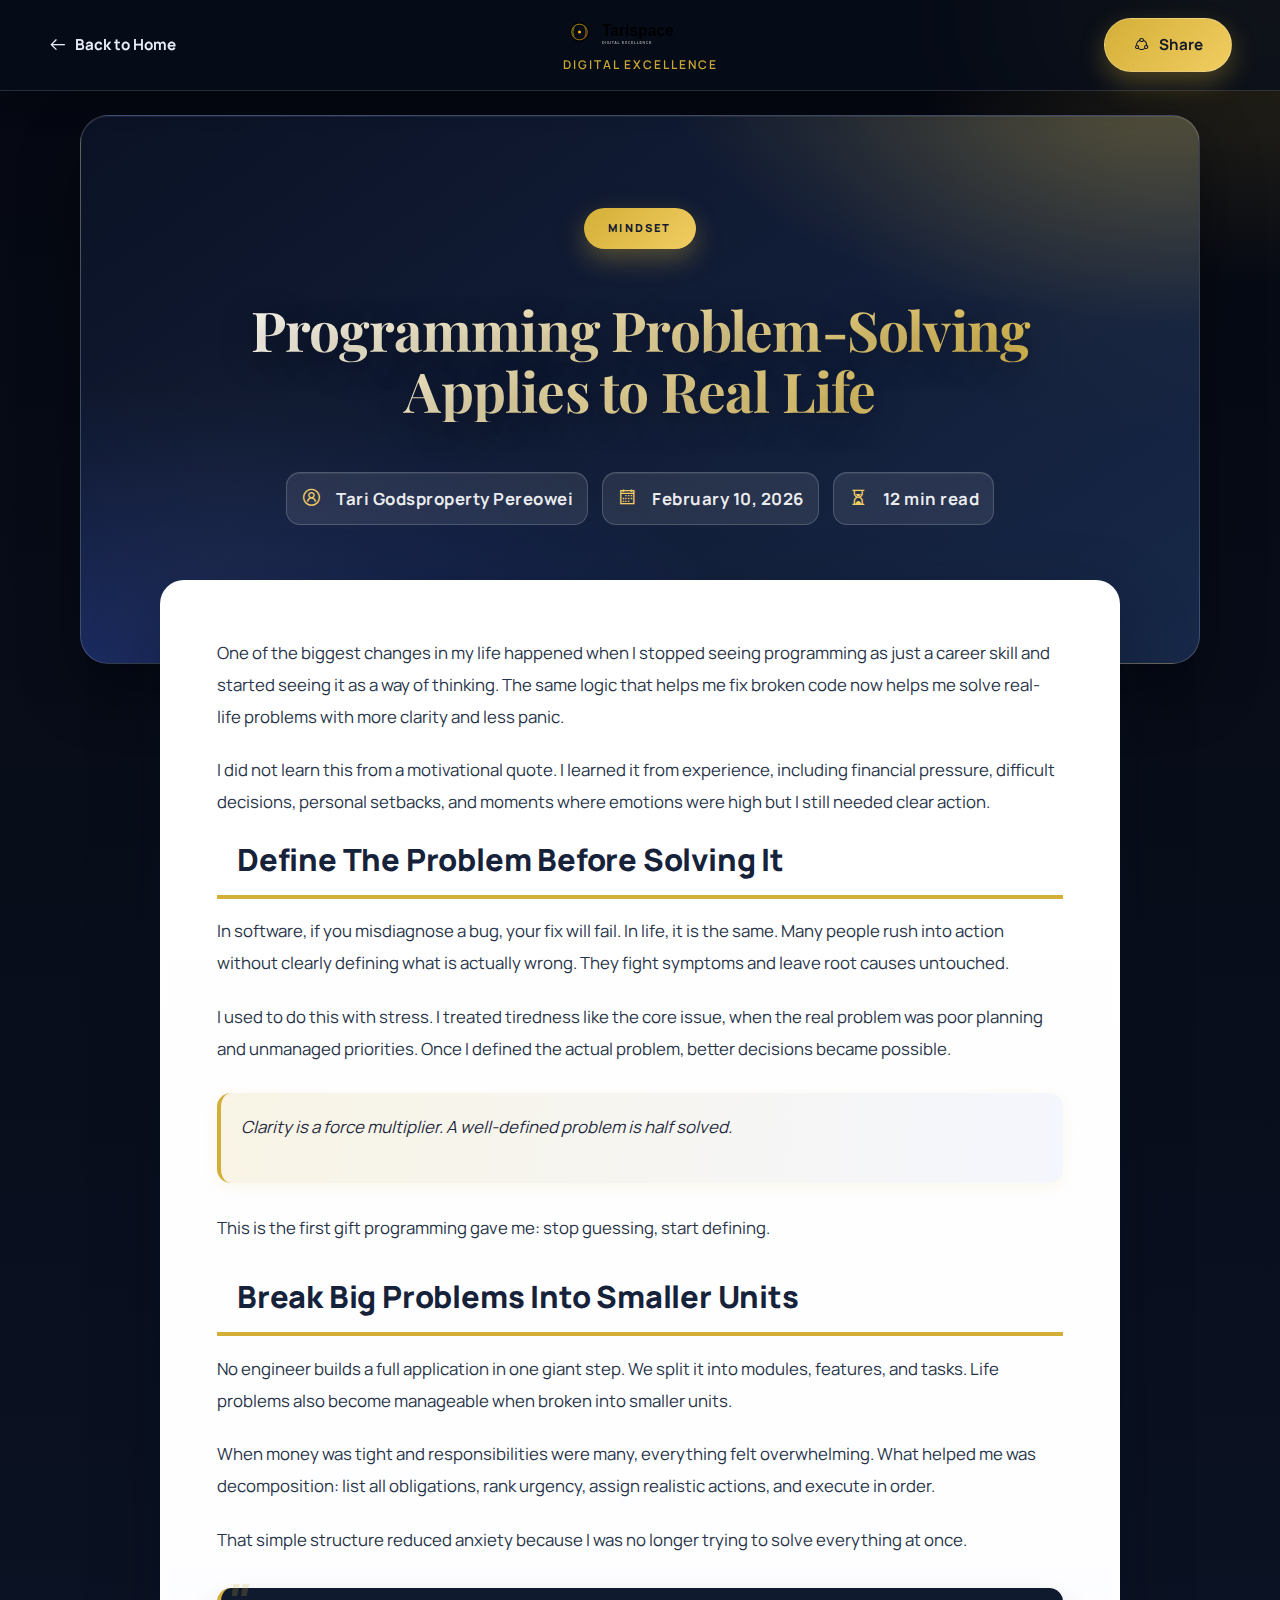
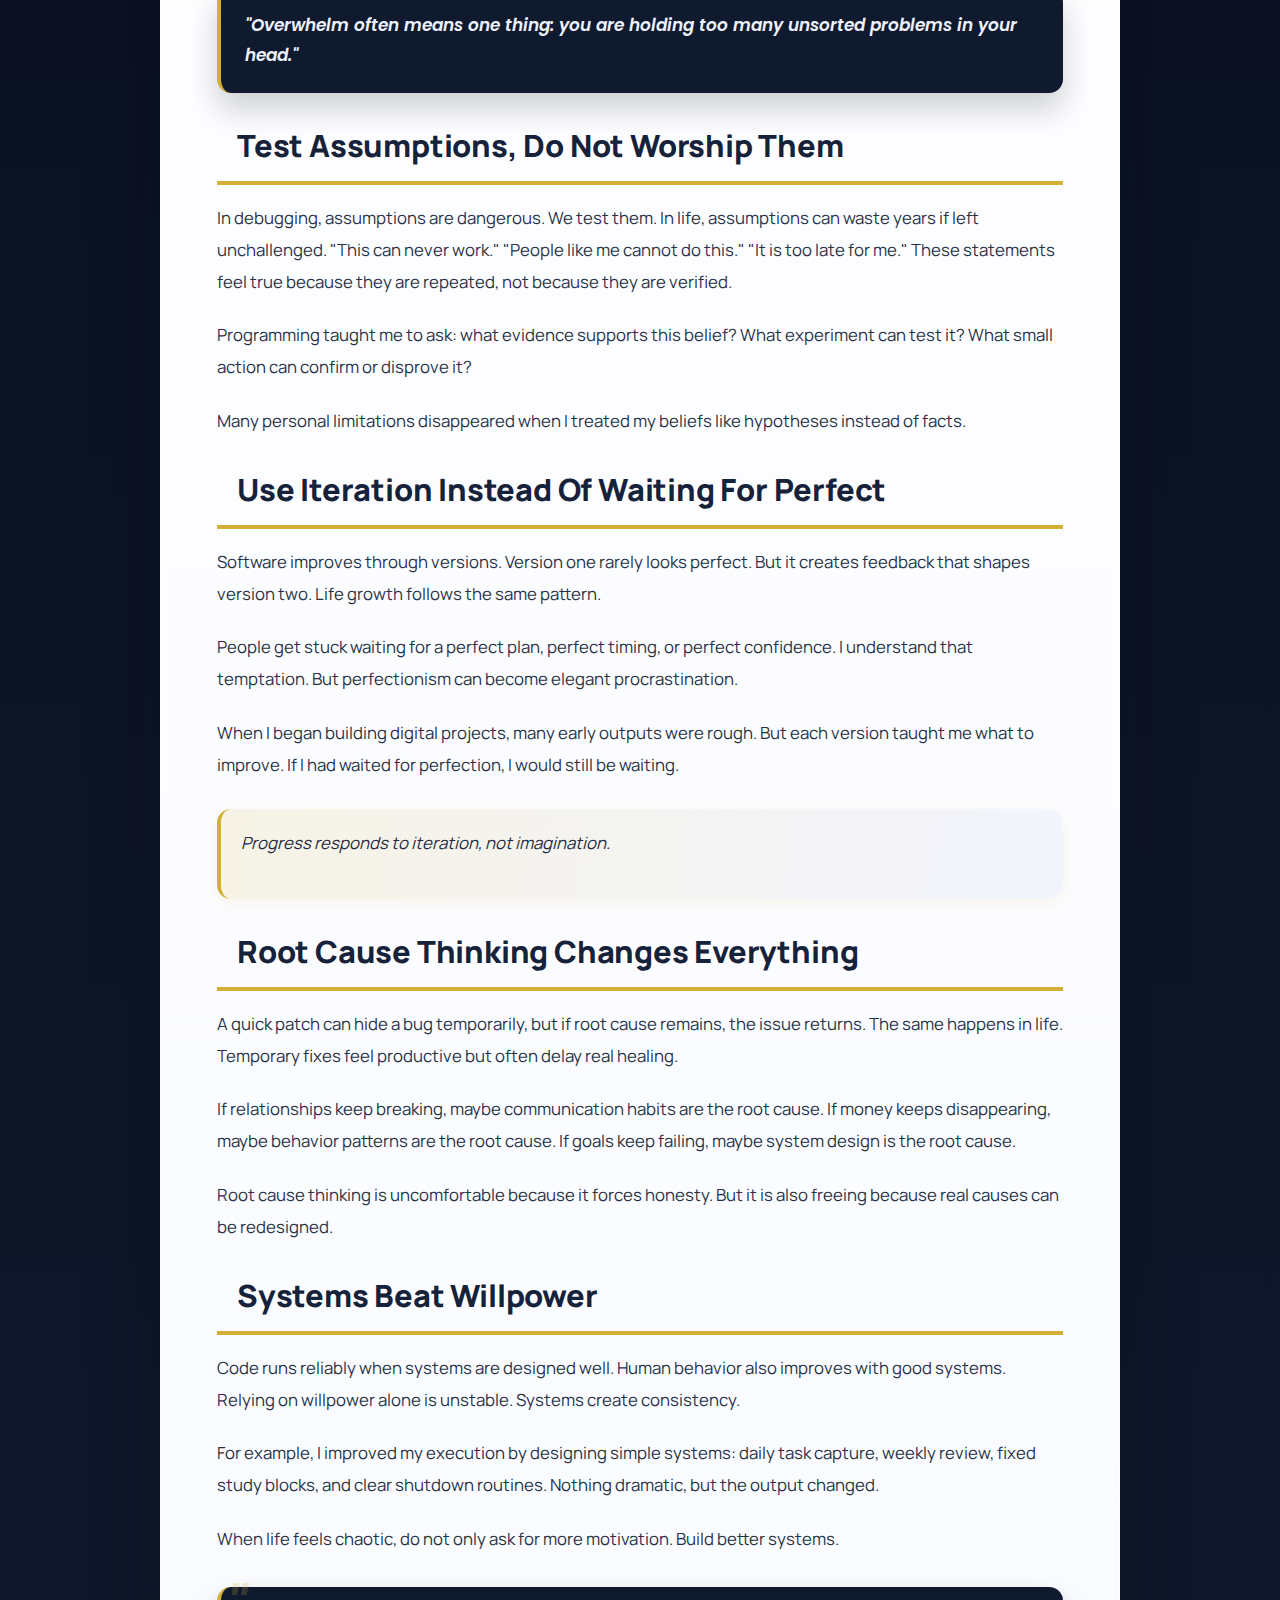
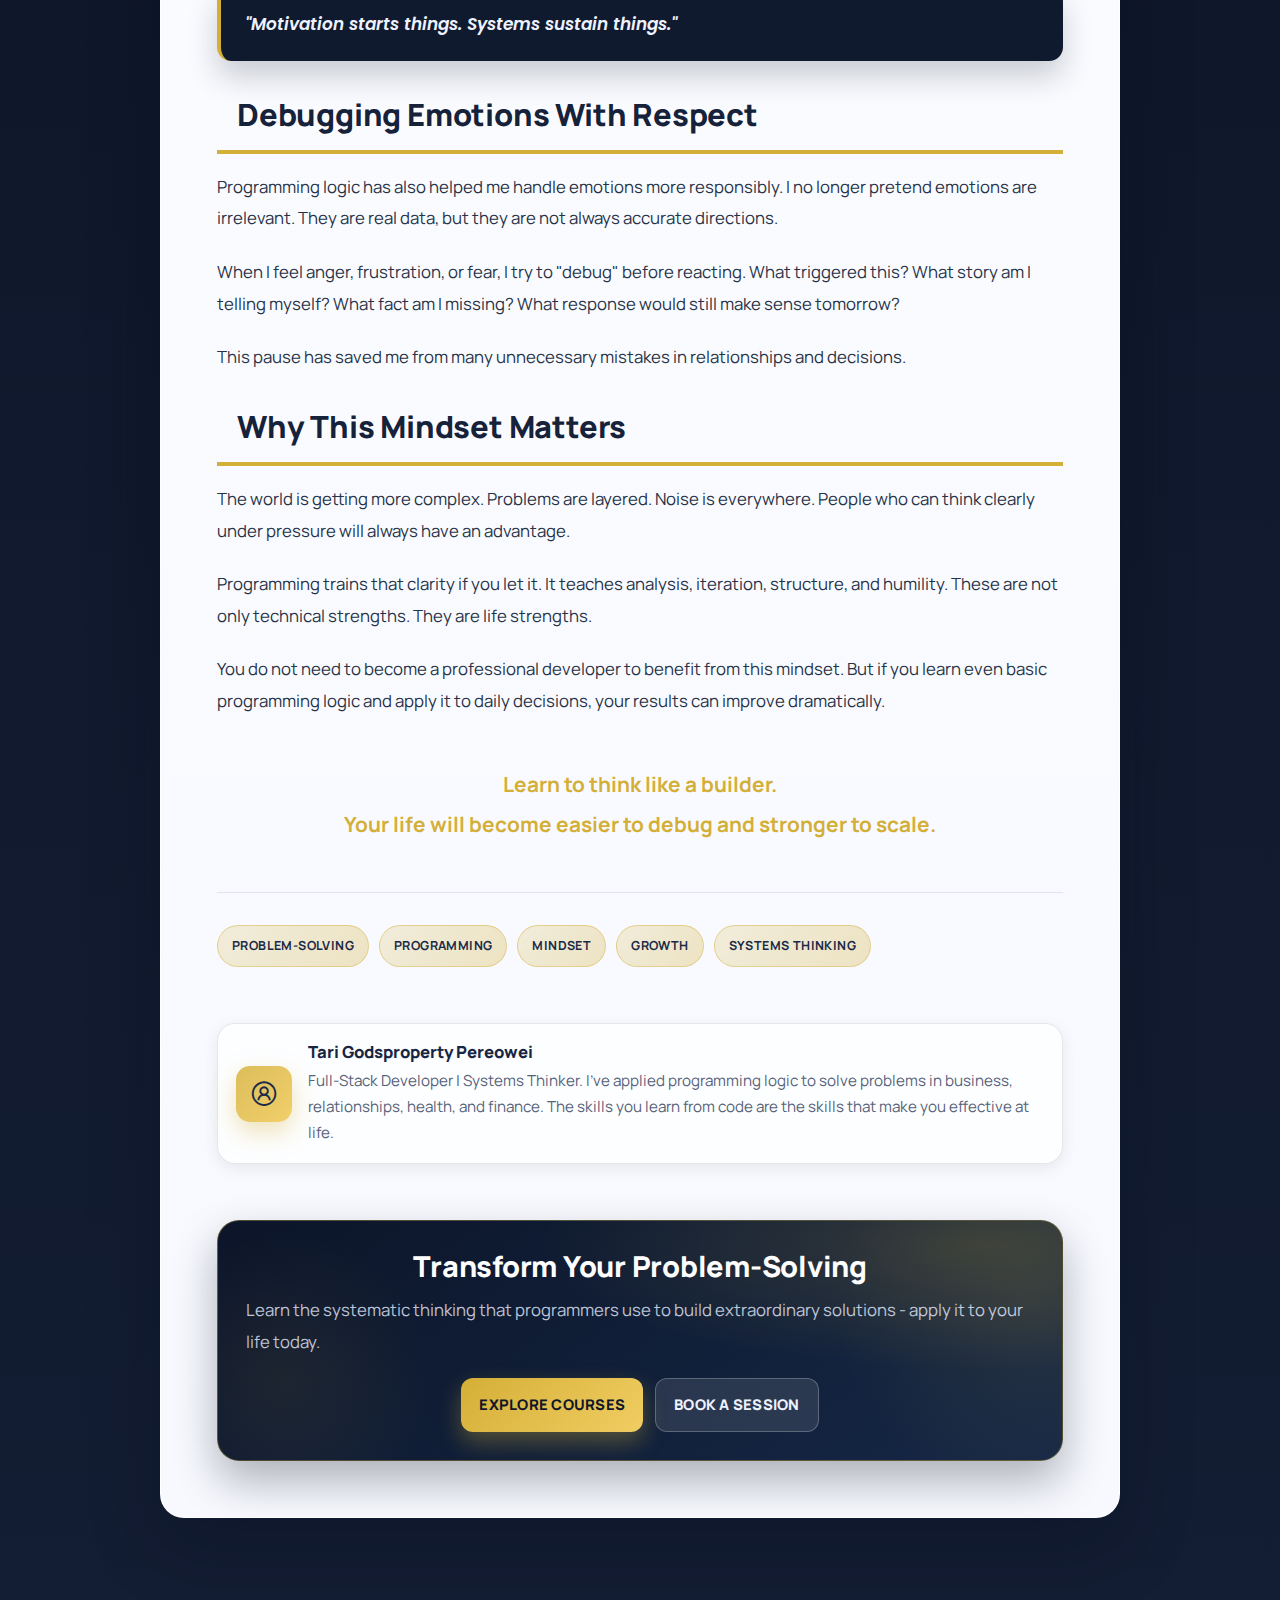
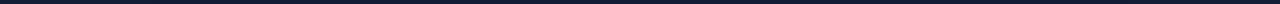
<file: article-programming-solves-real-life.html>
<!DOCTYPE html>
<html class="no-js" lang="en">
<head>
	<meta charset="utf-8">
	<meta http-equiv="x-ua-compatible" content="ie=edge">
	<title>Programming Problem-Solving Solves Real Life - Tarispace</title>
	<meta name="description" content="The skills you develop debugging code translate directly to solving problems in your everyday life. Learn how systematic thinking becomes your superpower.">
	<meta name="viewport" content="width=device-width, initial-scale=1, shrink-to-fit=no">
	
	<link rel="manifest" href="site.webmanifest">
	<link rel="icon" type="image/svg+xml" href="favicon.svg">
	
	<link href="https://fonts.googleapis.com/css?family=Poppins:100,200,300,400,500,500i,600,700,800,900&display=swap" rel="stylesheet">
	<link href="https://fonts.googleapis.com/css?family=Merriweather:300,400,700&display=swap" rel="stylesheet">
	
	<link rel="stylesheet" href="css/font-awesome.min.css">
	<link rel="stylesheet" href="css/line-awesome.css">
	<link rel="stylesheet" href="css/animate.min.css">
	<link rel="stylesheet" href="css/bootstrap.min.css">
	<link rel="stylesheet" href="css/modern-design.css">
	
	<style>
		:root { --gold: #D4AF37; --dark-bg: #0F1419; --text-white: #FFFFFF; --text-light: #B0B0B0; --content-bg: #FFFFFF; }
		* { margin: 0; padding: 0; box-sizing: border-box; }
		body { font-family: 'Merriweather', 'Poppins', sans-serif; color: #333; line-height: 1.8; background-color: var(--dark-bg); }
		.article-navbar { background: var(--text-white); padding: 20px 40px; box-shadow: 0 2px 20px rgba(0, 0, 0, 0.1); position: sticky; top: 0; z-index: 1000; }
		.navbar-container { max-width: 1400px; margin: 0 auto; display: flex; justify-content: space-between; align-items: center; width: 100%; padding: 0 20px; gap: 40px; }
		.navbar-left { display: flex; align-items: center; gap: 0; flex-shrink: 0; }
		.back-button { display: inline-flex; align-items: center; gap: 8px; color: #1e293b; text-decoration: none; font-weight: 600; transition: all 0.3s ease; font-size: 0.95rem; }
		.back-button:hover { color: var(--gold); transform: translateX(-3px); }
		.back-button i { font-size: 1.2rem; }
		.navbar-center { flex: 1; display: flex; justify-content: center; align-items: center; }
		.navbar-logo { text-align: center; }
		.navbar-logo img { max-width: 120px; height: auto; display: block; }
		.navbar-logo-text { font-size: 0.75rem; text-transform: uppercase; letter-spacing: 2px; color: var(--gold); font-weight: 600; margin-top: 4px; }
		.share-button { background: var(--gold); color: #000; border: none; padding: 12px 28px; border-radius: 30px; font-weight: 700; cursor: pointer; transition: all 0.3s ease; font-size: 0.95rem; display: flex; align-items: center; gap: 8px; flex-shrink: 0; }
		.share-button:hover { background: #E5C158; transform: translateY(-2px); box-shadow: 0 8px 20px rgba(212, 175, 55, 0.3); }
		.share-button i { font-size: 1.1rem; }
		.article-wrapper { background: var(--dark-bg); padding: 0; min-height: calc(100vh - 80px); }
        .article-header { background: linear-gradient(135deg, #0F1419 0%, #1a1f2e 50%, rgba(212, 175, 55, 0.1) 100%); position: relative; overflow: hidden; color: white; padding: 120px 40px 100px; text-align: center; }
        .article-header::before { content: ''; position: absolute; top: -50%; right: -20%; width: 600px; height: 600px; background: radial-gradient(circle, rgba(212, 175, 55, 0.15) 0%, transparent 70%); border-radius: 50%; z-index: 1; }
        .article-header::after { content: ''; position: absolute; bottom: -30%; left: -10%; width: 500px; height: 500px; background: radial-gradient(circle, rgba(212, 175, 55, 0.08) 0%, transparent 70%); border-radius: 50%; z-index: 1; }
        .article-header-content { position: relative; z-index: 2; max-width: 1000px; margin: 0 auto; animation: slideInDown 0.8s ease-out; }
        .article-category { display: inline-block; background: linear-gradient(135deg, #D4AF37 0%, #E5C158 100%); color: #000; padding: 14px 35px; border-radius: 50px; font-size: 11px; font-weight: 900; text-transform: uppercase; letter-spacing: 3px; margin-bottom: 40px; box-shadow: 0 15px 40px rgba(212, 175, 55, 0.35); transition: all 0.4s cubic-bezier(0.34, 1.56, 0.64, 1); position: relative; }
        .article-category:hover { transform: translateY(-5px) scale(1.05); box-shadow: 0 25px 60px rgba(212, 175, 55, 0.45); }
        .article-category::before { content: ''; margin-right: 0; }
        .article-title { font-size: 3.8rem; font-weight: 900; margin-bottom: 35px; line-height: 1.15; text-shadow: 0 15px 50px rgba(0, 0, 0, 0.6); letter-spacing: -2px; background: linear-gradient(135deg, #FFFFFF 0%, #D4AF37 100%); -webkit-background-clip: text; -webkit-text-fill-color: transparent; background-clip: text; }
        .article-meta-header { display: flex; justify-content: center; align-items: center; gap: 60px; margin-top: 50px; flex-wrap: wrap; font-size: 1.05rem; }
        .meta-item { display: flex; align-items: center; gap: 14px; background: rgba(212, 175, 55, 0.1); padding: 12px 24px; border-radius: 50px; border: 1px solid rgba(212, 175, 55, 0.3); transition: all 0.3s ease; }
        .meta-item:hover { background: rgba(212, 175, 55, 0.15); border-color: rgba(212, 175, 55, 0.6); transform: translateY(-3px); }
        .meta-item i { font-size: 1.3rem; color: #D4AF37; }
        .meta-item strong { font-weight: 700; letter-spacing: 0.5px; }
		.article-content { max-width: 900px; margin: -50px auto 0; background: var(--content-bg); padding: 80px; box-shadow: 0 20px 80px rgba(0, 0, 0, 0.4); border-radius: 12px; position: relative; z-index: 10; }
		.article-body { font-family: 'Merriweather', serif; font-size: 1.15rem; color: #2c3e50; line-height: 2.1; }
		.article-body p { margin-bottom: 2rem; text-align: justify; }
		.article-body strong { color: var(--gold); font-weight: 700; }
		.article-body em { color: #d63031; font-style: italic; font-weight: 600; }
		.article-section-title { font-size: 2.2rem; font-weight: 900; color: var(--dark-bg); margin: 2.5rem 0 1.5rem; padding-bottom: 15px; padding-left: 20px; border-bottom: 4px solid var(--gold); font-family: 'Poppins', sans-serif; letter-spacing: -0.5px; position: relative; }
		.article-section-title::before { content: ''; }
		.article-section-title:first-of-type { border-top: none; padding-top: 0; margin-top: 0; }
		.emphasis-block { background: linear-gradient(135deg, rgba(212, 175, 55, 0.08) 0%, rgba(212, 175, 55, 0.04) 100%); border-left: 6px solid var(--gold); padding: 25px 30px; margin: 2.5rem 0; border-radius: 8px; font-style: italic; color: #2c3e50; line-height: 1.9; box-shadow: 0 4px 15px rgba(212, 175, 55, 0.1); position: relative; padding-left: 30px; }
		.emphasis-block::before { content: ''; }
		.article-quote { border-left: 5px solid var(--gold); padding: 25px 0 25px 35px; margin: 2.5rem 0; font-size: 1.2rem; color: #34495e; font-style: italic; font-family: 'Poppins', sans-serif; font-weight: 600; background: linear-gradient(to right, rgba(212, 175, 55, 0.05), transparent); position: relative; }
		.article-quote::before { content: '"'; position: absolute; left: 5px; font-size: 3.5rem; color: rgba(212, 175, 55, 0.2); line-height: 0; }
		.article-footer { border-top: 3px solid var(--gold); margin-top: 4rem; padding-top: 2.5rem; }
		.article-tags { display: flex; gap: 12px; flex-wrap: wrap; margin-bottom: 2.5rem; }
		.article-tag { display: inline-block; background: linear-gradient(135deg, var(--gold) 0%, #E5C158 100%); color: #000; padding: 10px 22px; border-radius: 50px; font-size: 0.8rem; font-weight: 900; border: 2px solid transparent; transition: all 0.4s cubic-bezier(0.34, 1.56, 0.64, 1); text-transform: uppercase; letter-spacing: 1.5px; }
		.article-tag:hover { transform: scale(1.08); box-shadow: 0 8px 25px rgba(212, 175, 55, 0.4); }
		.article-cta { background: linear-gradient(135deg, var(--dark-bg) 0%, #1a1f28 100%); color: white; padding: 50px 40px; border-radius: 12px; margin-top: 3.5rem; text-align: center; border: 3px solid var(--gold); position: relative; overflow: hidden; }
		.article-cta::before { content: ''; position: absolute; top: -50%; right: -20%; width: 400px; height: 400px; background: radial-gradient(circle, rgba(212, 175, 55, 0.1) 0%, transparent 70%); border-radius: 50%; z-index: 0; }
		.article-cta::after { content: ''; position: absolute; bottom: -30%; left: -10%; width: 300px; height: 300px; background: radial-gradient(circle, rgba(212, 175, 55, 0.08) 0%, transparent 70%); border-radius: 50%; z-index: 0; }
		.article-cta-content { position: relative; z-index: 1; }
		.article-cta h3 { font-size: 1.8rem; margin-bottom: 15px; color: var(--gold); font-weight: 800; }
		.article-cta p { margin-bottom: 25px; font-size: 1.05rem; color: #b0b0b0; }
		.cta-buttons { display: flex; gap: 15px; justify-content: center; flex-wrap: wrap; }
		.cta-btn { padding: 14px 35px; border: none; border-radius: 30px; font-weight: 700; cursor: pointer; transition: all 0.3s ease; font-size: 0.95rem; text-transform: uppercase; letter-spacing: 1px; }
		.cta-btn-primary { background: var(--gold); color: #000; }
		.cta-btn-primary:hover { background: #E5C158; transform: translateY(-3px); box-shadow: 0 10px 30px rgba(212, 175, 55, 0.4); }
		.cta-btn-secondary { background: transparent; color: var(--gold); border: 2px solid var(--gold); }
		.cta-btn-secondary:hover { background: var(--gold); color: #000; transform: translateY(-3px); }
		.author-section { background: linear-gradient(135deg, #f8f9fa 0%, #f0f0f0 100%); padding: 40px; border-radius: 12px; margin-top: 3.5rem; display: flex; gap: 30px; align-items: flex-start; border-left: 5px solid var(--gold); box-shadow: 0 4px 15px rgba(0, 0, 0, 0.08); }
		.author-image { width: 100px; height: 100px; border-radius: 50%; background: linear-gradient(135deg, var(--gold) 0%, #e8c547 100%); flex-shrink: 0; display: flex; align-items: center; justify-content: center; color: #000; font-size: 2.5rem; box-shadow: 0 8px 25px rgba(212, 175, 55, 0.3); }
		.author-info h4 { font-size: 1.2rem; margin-bottom: 8px; color: var(--dark-bg); font-weight: 800; }
		.author-info p { color: #555; font-size: 0.95rem; line-height: 1.7; }
		@media (max-width: 768px) {
			.article-title { font-size: 1.6rem; }
			.article-header { padding: 50px 20px 40px; }
			.article-content { padding: 30px 20px; }
			.article-body { font-size: 0.95rem; line-height: 1.8; }
			.article-section-title { font-size: 1.3rem; }
			.navbar-container { padding: 0 8px; gap: 10px; flex-direction: row; justify-content: space-between; align-items: center; }
			.navbar-left { flex: 0 0 auto; }
			.navbar-center { flex: 1; display: flex; justify-content: center; align-items: center; min-width: 0; }
			.back-button { font-size: 0.75rem; padding: 6px 8px; white-space: nowrap; }
			.back-button i { font-size: 0.95rem; }
			.share-button { padding: 8px 14px; font-size: 0.75rem; gap: 4px; flex-shrink: 0; }
			.share-button i { font-size: 0.85rem; }
			.navbar-logo img { max-width: 90px; height: auto; }
			.navbar-logo-text { font-size: 0.6rem; letter-spacing: 1px; margin-top: 2px; }
			.author-section { flex-direction: column; text-align: center; }
			.author-image { margin: 0 auto; }
		}
		@keyframes slideInDown {
			from { opacity: 0; transform: translateY(-50px); }
			to { opacity: 1; transform: translateY(0); }
		}
	</style>
	<link rel="stylesheet" href="css/article-modern.css">
</head>
<body>
	<nav class="article-navbar">
		<div class="navbar-container">
			<!-- Left: Back Button -->
			<div class="navbar-left">
				<a href="index.html#page5" class="back-button">
					<i class="las la-arrow-left"></i>
					Back to Home
				</a>
			</div>

			<!-- Center: Logo -->
			<div class="navbar-center">
				<div class="navbar-logo">
					<img src="img/logo/tarispace-logo.svg" alt="Tarispace">
					<div class="navbar-logo-text">Digital Excellence</div>
				</div>
			</div>

			<!-- Right: Share Button -->
			<button class="share-button">
				<i class="las la-share-alt"></i>
				Share
			</button>
		</div>
			</div>
		</div>
	</nav>

	<div class="article-wrapper">
		<header class="article-header">
			<div class="article-header-content">
				<span class="article-category">MINDSET</span>
				<h1 class="article-title">Programming Problem-Solving Applies to Real Life</h1>
				<div class="article-meta-header">
					<div class="meta-item">
						<i class="las la-user-circle"></i>
						<strong>Tari Godsproperty Pereowei</strong>
					</div>
					<div class="meta-item">
						<i class="las la-calendar-alt"></i>
						<strong>February 10, 2026</strong>
					</div>
					<div class="meta-item">
						<i class="las la-hourglass-half"></i>
						<strong>12 min read</strong>
					</div>
				</div>
			</div>
		</header>

		<article class="article-content">
			<div class="article-body">
				<p>One of the biggest changes in my life happened when I stopped seeing programming as just a career skill and started seeing it as a way of thinking. The same logic that helps me fix broken code now helps me solve real-life problems with more clarity and less panic.</p>

				<p>I did not learn this from a motivational quote. I learned it from experience, including financial pressure, difficult decisions, personal setbacks, and moments where emotions were high but I still needed clear action.</p>

				<h2 class="article-section-title">Define The Problem Before Solving It</h2>

				<p>In software, if you misdiagnose a bug, your fix will fail. In life, it is the same. Many people rush into action without clearly defining what is actually wrong. They fight symptoms and leave root causes untouched.</p>

				<p>I used to do this with stress. I treated tiredness like the core issue, when the real problem was poor planning and unmanaged priorities. Once I defined the actual problem, better decisions became possible.</p>

				<div class="emphasis-block">
					<p>Clarity is a force multiplier. A well-defined problem is half solved.</p>
				</div>

				<p>This is the first gift programming gave me: stop guessing, start defining.</p>

				<h2 class="article-section-title">Break Big Problems Into Smaller Units</h2>

				<p>No engineer builds a full application in one giant step. We split it into modules, features, and tasks. Life problems also become manageable when broken into smaller units.</p>

				<p>When money was tight and responsibilities were many, everything felt overwhelming. What helped me was decomposition: list all obligations, rank urgency, assign realistic actions, and execute in order.</p>

				<p>That simple structure reduced anxiety because I was no longer trying to solve everything at once.</p>

				<div class="article-quote">
					"Overwhelm often means one thing: you are holding too many unsorted problems in your head."
				</div>

				<h2 class="article-section-title">Test Assumptions, Do Not Worship Them</h2>

				<p>In debugging, assumptions are dangerous. We test them. In life, assumptions can waste years if left unchallenged. "This can never work." "People like me cannot do this." "It is too late for me." These statements feel true because they are repeated, not because they are verified.</p>

				<p>Programming taught me to ask: what evidence supports this belief? What experiment can test it? What small action can confirm or disprove it?</p>

				<p>Many personal limitations disappeared when I treated my beliefs like hypotheses instead of facts.</p>

				<h2 class="article-section-title">Use Iteration Instead Of Waiting For Perfect</h2>

				<p>Software improves through versions. Version one rarely looks perfect. But it creates feedback that shapes version two. Life growth follows the same pattern.</p>

				<p>People get stuck waiting for a perfect plan, perfect timing, or perfect confidence. I understand that temptation. But perfectionism can become elegant procrastination.</p>

				<p>When I began building digital projects, many early outputs were rough. But each version taught me what to improve. If I had waited for perfection, I would still be waiting.</p>

				<div class="emphasis-block">
					<p>Progress responds to iteration, not imagination.</p>
				</div>

				<h2 class="article-section-title">Root Cause Thinking Changes Everything</h2>

				<p>A quick patch can hide a bug temporarily, but if root cause remains, the issue returns. The same happens in life. Temporary fixes feel productive but often delay real healing.</p>

				<p>If relationships keep breaking, maybe communication habits are the root cause. If money keeps disappearing, maybe behavior patterns are the root cause. If goals keep failing, maybe system design is the root cause.</p>

				<p>Root cause thinking is uncomfortable because it forces honesty. But it is also freeing because real causes can be redesigned.</p>

				<h2 class="article-section-title">Systems Beat Willpower</h2>

				<p>Code runs reliably when systems are designed well. Human behavior also improves with good systems. Relying on willpower alone is unstable. Systems create consistency.</p>

				<p>For example, I improved my execution by designing simple systems: daily task capture, weekly review, fixed study blocks, and clear shutdown routines. Nothing dramatic, but the output changed.</p>

				<p>When life feels chaotic, do not only ask for more motivation. Build better systems.</p>

				<div class="article-quote">
					"Motivation starts things. Systems sustain things."
				</div>

				<h2 class="article-section-title">Debugging Emotions With Respect</h2>

				<p>Programming logic has also helped me handle emotions more responsibly. I no longer pretend emotions are irrelevant. They are real data, but they are not always accurate directions.</p>

				<p>When I feel anger, frustration, or fear, I try to "debug" before reacting. What triggered this? What story am I telling myself? What fact am I missing? What response would still make sense tomorrow?</p>

				<p>This pause has saved me from many unnecessary mistakes in relationships and decisions.</p>

				<h2 class="article-section-title">Why This Mindset Matters</h2>

				<p>The world is getting more complex. Problems are layered. Noise is everywhere. People who can think clearly under pressure will always have an advantage.</p>

				<p>Programming trains that clarity if you let it. It teaches analysis, iteration, structure, and humility. These are not only technical strengths. They are life strengths.</p>

				<p>You do not need to become a professional developer to benefit from this mindset. But if you learn even basic programming logic and apply it to daily decisions, your results can improve dramatically.</p>

				<p style="text-align: center; margin-top: 3rem; font-size: 1.3rem; font-weight: 700; color: var(--gold);">Learn to think like a builder.<br>Your life will become easier to debug and stronger to scale.</p>

				<div class="article-footer">
					<div class="article-tags">
						<span class="article-tag">Problem-Solving</span>
						<span class="article-tag">Programming</span>
						<span class="article-tag">Mindset</span>
						<span class="article-tag">Growth</span>
						<span class="article-tag">Systems Thinking</span>
					</div>

					<div class="author-section">
						<div class="author-image">
							<i class="las la-user-circle"></i>
						</div>
						<div class="author-info">
							<h4>Tari Godsproperty Pereowei</h4>
							<p>Full-Stack Developer | Systems Thinker. I've applied programming logic to solve problems in business, relationships, health, and finance. The skills you learn from code are the skills that make you effective at life.</p>
						</div>
					</div>

					<div class="article-cta">
						<div class="article-cta-content">
							<h3>Transform Your Problem-Solving</h3>
							<p>Learn the systematic thinking that programmers use to build extraordinary solutions - apply it to your life today.</p>
							<div class="cta-buttons">
								<button class="cta-btn cta-btn-primary" onclick="window.location.href='index.html#page3'">Explore Courses</button>
								<button class="cta-btn cta-btn-secondary" onclick="window.location.href='index.html#page6'">Book a Session</button>
							</div>
						</div>
					</div>
				</div>
			</div>
		</article>
	</div>

	<script src="js/vendor/jquery-3.5.1.min.js"></script>
	<script>
		document.querySelector('.share-button').addEventListener('click', function() {
			if (navigator.share) {
				navigator.share({
					title: 'Programming Problem-Solving Applies to Real Life',
					text: 'The skills you develop debugging code translate directly to solving problems in your everyday life. Learn how systematic thinking becomes your superpower.',
					url: window.location.href
				});
			} else {
				alert('Share feature not supported on this browser.');
			}
		});
	</script>
</body>
</html>
</file>
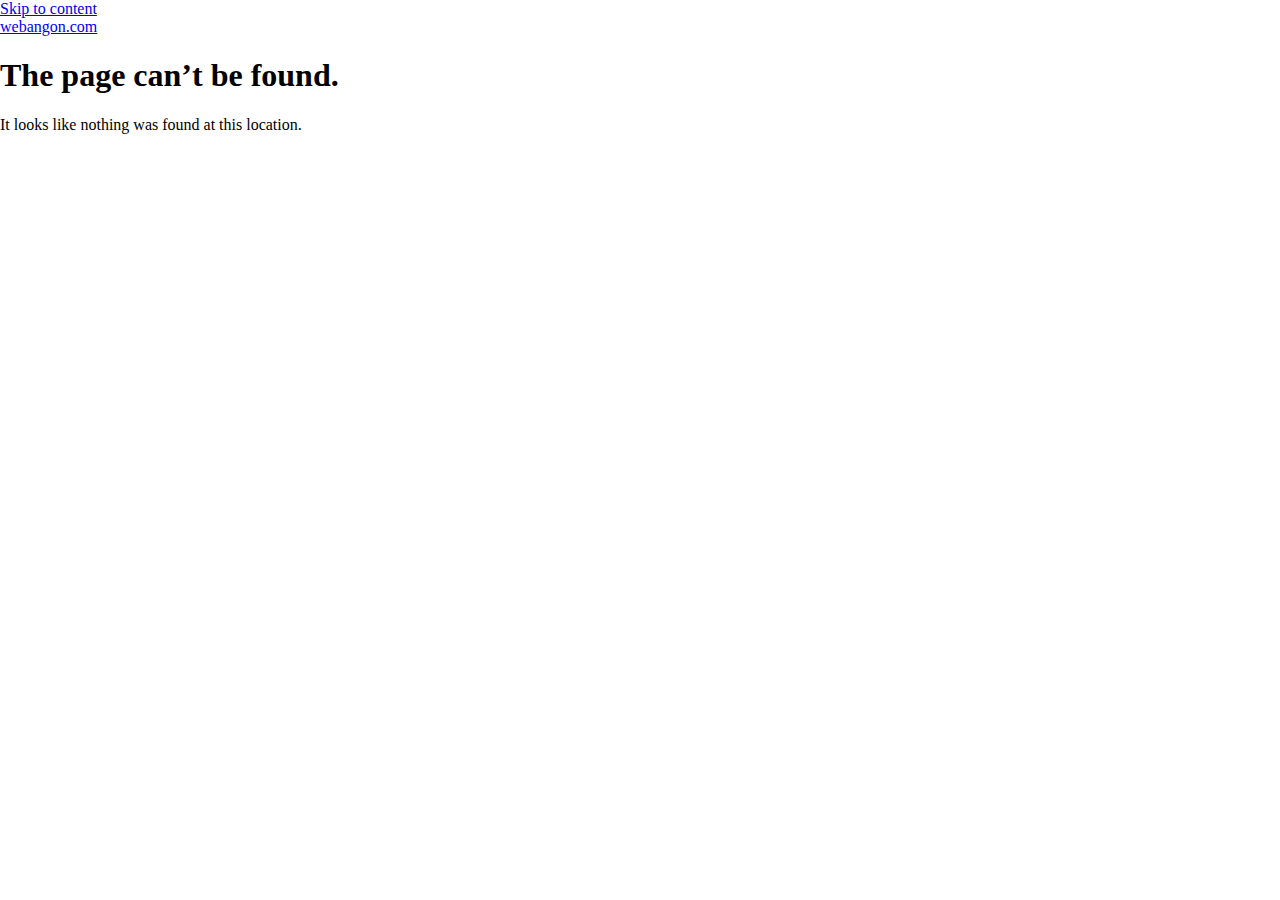
<file: popper.html>
<!doctype html>
<html lang="en-US">
<head>
	<meta charset="UTF-8">
	<meta name="viewport" content="width=device-width, initial-scale=1">
	<link rel="profile" href="https://gmpg.org/xfn/11">
	<title>Page not found &#8211; webangon.com</title>
<meta name='robots' content='max-image-preview:large' />
	<style>img:is([sizes="auto" i], [sizes^="auto," i]) { contain-intrinsic-size: 3000px 1500px }</style>
	<link rel="alternate" type="application/rss+xml" title="webangon.com &raquo; Feed" href="https://webangon.com/feed/" />
<script>
window._wpemojiSettings = {"baseUrl":"https:\/\/s.w.org\/images\/core\/emoji\/16.0.1\/72x72\/","ext":".png","svgUrl":"https:\/\/s.w.org\/images\/core\/emoji\/16.0.1\/svg\/","svgExt":".svg","source":{"concatemoji":"https:\/\/webangon.com\/wp-includes\/js\/wp-emoji-release.min.js?ver=6.8.3"}};
/*! This file is auto-generated */
!function(s,n){var o,i,e;function c(e){try{var t={supportTests:e,timestamp:(new Date).valueOf()};sessionStorage.setItem(o,JSON.stringify(t))}catch(e){}}function p(e,t,n){e.clearRect(0,0,e.canvas.width,e.canvas.height),e.fillText(t,0,0);var t=new Uint32Array(e.getImageData(0,0,e.canvas.width,e.canvas.height).data),a=(e.clearRect(0,0,e.canvas.width,e.canvas.height),e.fillText(n,0,0),new Uint32Array(e.getImageData(0,0,e.canvas.width,e.canvas.height).data));return t.every(function(e,t){return e===a[t]})}function u(e,t){e.clearRect(0,0,e.canvas.width,e.canvas.height),e.fillText(t,0,0);for(var n=e.getImageData(16,16,1,1),a=0;a<n.data.length;a++)if(0!==n.data[a])return!1;return!0}function f(e,t,n,a){switch(t){case"flag":return n(e,"\ud83c\udff3\ufe0f\u200d\u26a7\ufe0f","\ud83c\udff3\ufe0f\u200b\u26a7\ufe0f")?!1:!n(e,"\ud83c\udde8\ud83c\uddf6","\ud83c\udde8\u200b\ud83c\uddf6")&&!n(e,"\ud83c\udff4\udb40\udc67\udb40\udc62\udb40\udc65\udb40\udc6e\udb40\udc67\udb40\udc7f","\ud83c\udff4\u200b\udb40\udc67\u200b\udb40\udc62\u200b\udb40\udc65\u200b\udb40\udc6e\u200b\udb40\udc67\u200b\udb40\udc7f");case"emoji":return!a(e,"\ud83e\udedf")}return!1}function g(e,t,n,a){var r="undefined"!=typeof WorkerGlobalScope&&self instanceof WorkerGlobalScope?new OffscreenCanvas(300,150):s.createElement("canvas"),o=r.getContext("2d",{willReadFrequently:!0}),i=(o.textBaseline="top",o.font="600 32px Arial",{});return e.forEach(function(e){i[e]=t(o,e,n,a)}),i}function t(e){var t=s.createElement("script");t.src=e,t.defer=!0,s.head.appendChild(t)}"undefined"!=typeof Promise&&(o="wpEmojiSettingsSupports",i=["flag","emoji"],n.supports={everything:!0,everythingExceptFlag:!0},e=new Promise(function(e){s.addEventListener("DOMContentLoaded",e,{once:!0})}),new Promise(function(t){var n=function(){try{var e=JSON.parse(sessionStorage.getItem(o));if("object"==typeof e&&"number"==typeof e.timestamp&&(new Date).valueOf()<e.timestamp+604800&&"object"==typeof e.supportTests)return e.supportTests}catch(e){}return null}();if(!n){if("undefined"!=typeof Worker&&"undefined"!=typeof OffscreenCanvas&&"undefined"!=typeof URL&&URL.createObjectURL&&"undefined"!=typeof Blob)try{var e="postMessage("+g.toString()+"("+[JSON.stringify(i),f.toString(),p.toString(),u.toString()].join(",")+"));",a=new Blob([e],{type:"text/javascript"}),r=new Worker(URL.createObjectURL(a),{name:"wpTestEmojiSupports"});return void(r.onmessage=function(e){c(n=e.data),r.terminate(),t(n)})}catch(e){}c(n=g(i,f,p,u))}t(n)}).then(function(e){for(var t in e)n.supports[t]=e[t],n.supports.everything=n.supports.everything&&n.supports[t],"flag"!==t&&(n.supports.everythingExceptFlag=n.supports.everythingExceptFlag&&n.supports[t]);n.supports.everythingExceptFlag=n.supports.everythingExceptFlag&&!n.supports.flag,n.DOMReady=!1,n.readyCallback=function(){n.DOMReady=!0}}).then(function(){return e}).then(function(){var e;n.supports.everything||(n.readyCallback(),(e=n.source||{}).concatemoji?t(e.concatemoji):e.wpemoji&&e.twemoji&&(t(e.twemoji),t(e.wpemoji)))}))}((window,document),window._wpemojiSettings);
</script>
<style id='wp-emoji-styles-inline-css'>

	img.wp-smiley, img.emoji {
		display: inline !important;
		border: none !important;
		box-shadow: none !important;
		height: 1em !important;
		width: 1em !important;
		margin: 0 0.07em !important;
		vertical-align: -0.1em !important;
		background: none !important;
		padding: 0 !important;
	}
</style>
<link rel='stylesheet' id='wp-block-library-css' href='https://webangon.com/wp-includes/css/dist/block-library/style.min.css?ver=6.8.3' media='all' />
<style id='global-styles-inline-css'>
:root{--wp--preset--aspect-ratio--square: 1;--wp--preset--aspect-ratio--4-3: 4/3;--wp--preset--aspect-ratio--3-4: 3/4;--wp--preset--aspect-ratio--3-2: 3/2;--wp--preset--aspect-ratio--2-3: 2/3;--wp--preset--aspect-ratio--16-9: 16/9;--wp--preset--aspect-ratio--9-16: 9/16;--wp--preset--color--black: #000000;--wp--preset--color--cyan-bluish-gray: #abb8c3;--wp--preset--color--white: #ffffff;--wp--preset--color--pale-pink: #f78da7;--wp--preset--color--vivid-red: #cf2e2e;--wp--preset--color--luminous-vivid-orange: #ff6900;--wp--preset--color--luminous-vivid-amber: #fcb900;--wp--preset--color--light-green-cyan: #7bdcb5;--wp--preset--color--vivid-green-cyan: #00d084;--wp--preset--color--pale-cyan-blue: #8ed1fc;--wp--preset--color--vivid-cyan-blue: #0693e3;--wp--preset--color--vivid-purple: #9b51e0;--wp--preset--gradient--vivid-cyan-blue-to-vivid-purple: linear-gradient(135deg,rgba(6,147,227,1) 0%,rgb(155,81,224) 100%);--wp--preset--gradient--light-green-cyan-to-vivid-green-cyan: linear-gradient(135deg,rgb(122,220,180) 0%,rgb(0,208,130) 100%);--wp--preset--gradient--luminous-vivid-amber-to-luminous-vivid-orange: linear-gradient(135deg,rgba(252,185,0,1) 0%,rgba(255,105,0,1) 100%);--wp--preset--gradient--luminous-vivid-orange-to-vivid-red: linear-gradient(135deg,rgba(255,105,0,1) 0%,rgb(207,46,46) 100%);--wp--preset--gradient--very-light-gray-to-cyan-bluish-gray: linear-gradient(135deg,rgb(238,238,238) 0%,rgb(169,184,195) 100%);--wp--preset--gradient--cool-to-warm-spectrum: linear-gradient(135deg,rgb(74,234,220) 0%,rgb(151,120,209) 20%,rgb(207,42,186) 40%,rgb(238,44,130) 60%,rgb(251,105,98) 80%,rgb(254,248,76) 100%);--wp--preset--gradient--blush-light-purple: linear-gradient(135deg,rgb(255,206,236) 0%,rgb(152,150,240) 100%);--wp--preset--gradient--blush-bordeaux: linear-gradient(135deg,rgb(254,205,165) 0%,rgb(254,45,45) 50%,rgb(107,0,62) 100%);--wp--preset--gradient--luminous-dusk: linear-gradient(135deg,rgb(255,203,112) 0%,rgb(199,81,192) 50%,rgb(65,88,208) 100%);--wp--preset--gradient--pale-ocean: linear-gradient(135deg,rgb(255,245,203) 0%,rgb(182,227,212) 50%,rgb(51,167,181) 100%);--wp--preset--gradient--electric-grass: linear-gradient(135deg,rgb(202,248,128) 0%,rgb(113,206,126) 100%);--wp--preset--gradient--midnight: linear-gradient(135deg,rgb(2,3,129) 0%,rgb(40,116,252) 100%);--wp--preset--font-size--small: 13px;--wp--preset--font-size--medium: 20px;--wp--preset--font-size--large: 36px;--wp--preset--font-size--x-large: 42px;--wp--preset--spacing--20: 0.44rem;--wp--preset--spacing--30: 0.67rem;--wp--preset--spacing--40: 1rem;--wp--preset--spacing--50: 1.5rem;--wp--preset--spacing--60: 2.25rem;--wp--preset--spacing--70: 3.38rem;--wp--preset--spacing--80: 5.06rem;--wp--preset--shadow--natural: 6px 6px 9px rgba(0, 0, 0, 0.2);--wp--preset--shadow--deep: 12px 12px 50px rgba(0, 0, 0, 0.4);--wp--preset--shadow--sharp: 6px 6px 0px rgba(0, 0, 0, 0.2);--wp--preset--shadow--outlined: 6px 6px 0px -3px rgba(255, 255, 255, 1), 6px 6px rgba(0, 0, 0, 1);--wp--preset--shadow--crisp: 6px 6px 0px rgba(0, 0, 0, 1);}:root { --wp--style--global--content-size: 800px;--wp--style--global--wide-size: 1200px; }:where(body) { margin: 0; }.wp-site-blocks > .alignleft { float: left; margin-right: 2em; }.wp-site-blocks > .alignright { float: right; margin-left: 2em; }.wp-site-blocks > .aligncenter { justify-content: center; margin-left: auto; margin-right: auto; }:where(.wp-site-blocks) > * { margin-block-start: 24px; margin-block-end: 0; }:where(.wp-site-blocks) > :first-child { margin-block-start: 0; }:where(.wp-site-blocks) > :last-child { margin-block-end: 0; }:root { --wp--style--block-gap: 24px; }:root :where(.is-layout-flow) > :first-child{margin-block-start: 0;}:root :where(.is-layout-flow) > :last-child{margin-block-end: 0;}:root :where(.is-layout-flow) > *{margin-block-start: 24px;margin-block-end: 0;}:root :where(.is-layout-constrained) > :first-child{margin-block-start: 0;}:root :where(.is-layout-constrained) > :last-child{margin-block-end: 0;}:root :where(.is-layout-constrained) > *{margin-block-start: 24px;margin-block-end: 0;}:root :where(.is-layout-flex){gap: 24px;}:root :where(.is-layout-grid){gap: 24px;}.is-layout-flow > .alignleft{float: left;margin-inline-start: 0;margin-inline-end: 2em;}.is-layout-flow > .alignright{float: right;margin-inline-start: 2em;margin-inline-end: 0;}.is-layout-flow > .aligncenter{margin-left: auto !important;margin-right: auto !important;}.is-layout-constrained > .alignleft{float: left;margin-inline-start: 0;margin-inline-end: 2em;}.is-layout-constrained > .alignright{float: right;margin-inline-start: 2em;margin-inline-end: 0;}.is-layout-constrained > .aligncenter{margin-left: auto !important;margin-right: auto !important;}.is-layout-constrained > :where(:not(.alignleft):not(.alignright):not(.alignfull)){max-width: var(--wp--style--global--content-size);margin-left: auto !important;margin-right: auto !important;}.is-layout-constrained > .alignwide{max-width: var(--wp--style--global--wide-size);}body .is-layout-flex{display: flex;}.is-layout-flex{flex-wrap: wrap;align-items: center;}.is-layout-flex > :is(*, div){margin: 0;}body .is-layout-grid{display: grid;}.is-layout-grid > :is(*, div){margin: 0;}body{padding-top: 0px;padding-right: 0px;padding-bottom: 0px;padding-left: 0px;}a:where(:not(.wp-element-button)){text-decoration: underline;}:root :where(.wp-element-button, .wp-block-button__link){background-color: #32373c;border-width: 0;color: #fff;font-family: inherit;font-size: inherit;line-height: inherit;padding: calc(0.667em + 2px) calc(1.333em + 2px);text-decoration: none;}.has-black-color{color: var(--wp--preset--color--black) !important;}.has-cyan-bluish-gray-color{color: var(--wp--preset--color--cyan-bluish-gray) !important;}.has-white-color{color: var(--wp--preset--color--white) !important;}.has-pale-pink-color{color: var(--wp--preset--color--pale-pink) !important;}.has-vivid-red-color{color: var(--wp--preset--color--vivid-red) !important;}.has-luminous-vivid-orange-color{color: var(--wp--preset--color--luminous-vivid-orange) !important;}.has-luminous-vivid-amber-color{color: var(--wp--preset--color--luminous-vivid-amber) !important;}.has-light-green-cyan-color{color: var(--wp--preset--color--light-green-cyan) !important;}.has-vivid-green-cyan-color{color: var(--wp--preset--color--vivid-green-cyan) !important;}.has-pale-cyan-blue-color{color: var(--wp--preset--color--pale-cyan-blue) !important;}.has-vivid-cyan-blue-color{color: var(--wp--preset--color--vivid-cyan-blue) !important;}.has-vivid-purple-color{color: var(--wp--preset--color--vivid-purple) !important;}.has-black-background-color{background-color: var(--wp--preset--color--black) !important;}.has-cyan-bluish-gray-background-color{background-color: var(--wp--preset--color--cyan-bluish-gray) !important;}.has-white-background-color{background-color: var(--wp--preset--color--white) !important;}.has-pale-pink-background-color{background-color: var(--wp--preset--color--pale-pink) !important;}.has-vivid-red-background-color{background-color: var(--wp--preset--color--vivid-red) !important;}.has-luminous-vivid-orange-background-color{background-color: var(--wp--preset--color--luminous-vivid-orange) !important;}.has-luminous-vivid-amber-background-color{background-color: var(--wp--preset--color--luminous-vivid-amber) !important;}.has-light-green-cyan-background-color{background-color: var(--wp--preset--color--light-green-cyan) !important;}.has-vivid-green-cyan-background-color{background-color: var(--wp--preset--color--vivid-green-cyan) !important;}.has-pale-cyan-blue-background-color{background-color: var(--wp--preset--color--pale-cyan-blue) !important;}.has-vivid-cyan-blue-background-color{background-color: var(--wp--preset--color--vivid-cyan-blue) !important;}.has-vivid-purple-background-color{background-color: var(--wp--preset--color--vivid-purple) !important;}.has-black-border-color{border-color: var(--wp--preset--color--black) !important;}.has-cyan-bluish-gray-border-color{border-color: var(--wp--preset--color--cyan-bluish-gray) !important;}.has-white-border-color{border-color: var(--wp--preset--color--white) !important;}.has-pale-pink-border-color{border-color: var(--wp--preset--color--pale-pink) !important;}.has-vivid-red-border-color{border-color: var(--wp--preset--color--vivid-red) !important;}.has-luminous-vivid-orange-border-color{border-color: var(--wp--preset--color--luminous-vivid-orange) !important;}.has-luminous-vivid-amber-border-color{border-color: var(--wp--preset--color--luminous-vivid-amber) !important;}.has-light-green-cyan-border-color{border-color: var(--wp--preset--color--light-green-cyan) !important;}.has-vivid-green-cyan-border-color{border-color: var(--wp--preset--color--vivid-green-cyan) !important;}.has-pale-cyan-blue-border-color{border-color: var(--wp--preset--color--pale-cyan-blue) !important;}.has-vivid-cyan-blue-border-color{border-color: var(--wp--preset--color--vivid-cyan-blue) !important;}.has-vivid-purple-border-color{border-color: var(--wp--preset--color--vivid-purple) !important;}.has-vivid-cyan-blue-to-vivid-purple-gradient-background{background: var(--wp--preset--gradient--vivid-cyan-blue-to-vivid-purple) !important;}.has-light-green-cyan-to-vivid-green-cyan-gradient-background{background: var(--wp--preset--gradient--light-green-cyan-to-vivid-green-cyan) !important;}.has-luminous-vivid-amber-to-luminous-vivid-orange-gradient-background{background: var(--wp--preset--gradient--luminous-vivid-amber-to-luminous-vivid-orange) !important;}.has-luminous-vivid-orange-to-vivid-red-gradient-background{background: var(--wp--preset--gradient--luminous-vivid-orange-to-vivid-red) !important;}.has-very-light-gray-to-cyan-bluish-gray-gradient-background{background: var(--wp--preset--gradient--very-light-gray-to-cyan-bluish-gray) !important;}.has-cool-to-warm-spectrum-gradient-background{background: var(--wp--preset--gradient--cool-to-warm-spectrum) !important;}.has-blush-light-purple-gradient-background{background: var(--wp--preset--gradient--blush-light-purple) !important;}.has-blush-bordeaux-gradient-background{background: var(--wp--preset--gradient--blush-bordeaux) !important;}.has-luminous-dusk-gradient-background{background: var(--wp--preset--gradient--luminous-dusk) !important;}.has-pale-ocean-gradient-background{background: var(--wp--preset--gradient--pale-ocean) !important;}.has-electric-grass-gradient-background{background: var(--wp--preset--gradient--electric-grass) !important;}.has-midnight-gradient-background{background: var(--wp--preset--gradient--midnight) !important;}.has-small-font-size{font-size: var(--wp--preset--font-size--small) !important;}.has-medium-font-size{font-size: var(--wp--preset--font-size--medium) !important;}.has-large-font-size{font-size: var(--wp--preset--font-size--large) !important;}.has-x-large-font-size{font-size: var(--wp--preset--font-size--x-large) !important;}
:root :where(.wp-block-pullquote){font-size: 1.5em;line-height: 1.6;}
</style>
<link rel='stylesheet' id='hello-elementor-css' href='https://webangon.com/wp-content/themes/hello-elementor/assets/css/reset.css?ver=3.4.5' media='all' />
<link rel='stylesheet' id='hello-elementor-theme-style-css' href='https://webangon.com/wp-content/themes/hello-elementor/assets/css/theme.css?ver=3.4.5' media='all' />
<link rel='stylesheet' id='hello-elementor-header-footer-css' href='https://webangon.com/wp-content/themes/hello-elementor/assets/css/header-footer.css?ver=3.4.5' media='all' />
<link rel="https://api.w.org/" href="https://webangon.com/wp-json/" /><link rel="EditURI" type="application/rsd+xml" title="RSD" href="https://webangon.com/xmlrpc.php?rsd" />
<meta name="generator" content="WordPress 6.8.3" />
</head>
<body class="error404 wp-embed-responsive wp-theme-hello-elementor hello-elementor-default">


<a class="skip-link screen-reader-text" href="#content">Skip to content</a>


<header id="site-header" class="site-header">

	<div class="site-branding">
					<div class="site-title">
				<a href="https://webangon.com/" title="Home" rel="home">
					webangon.com				</a>
			</div>
						</div>

	</header>
<main id="content" class="site-main">

			<div class="page-header">
			<h1 class="entry-title">The page can&rsquo;t be found.</h1>
		</div>
	
	<div class="page-content">
		<p>It looks like nothing was found at this location.</p>
	</div>

</main>
<footer id="site-footer" class="site-footer">
	</footer>

<script type="speculationrules">
{"prefetch":[{"source":"document","where":{"and":[{"href_matches":"\/*"},{"not":{"href_matches":["\/wp-*.php","\/wp-admin\/*","\/wp-content\/uploads\/*","\/wp-content\/*","\/wp-content\/plugins\/*","\/wp-content\/themes\/hello-elementor\/*","\/*\\?(.+)"]}},{"not":{"selector_matches":"a[rel~=\"nofollow\"]"}},{"not":{"selector_matches":".no-prefetch, .no-prefetch a"}}]},"eagerness":"conservative"}]}
</script>

</body>
</html>
</file>
<file: css/line-awesome.css>
.la,
.las,
.lar,
.lal,
.lad,
.lab {
  -moz-osx-font-smoothing: grayscale;
  -webkit-font-smoothing: antialiased;
  display: inline-block;
  font-style: normal;
  font-variant: normal;
  text-rendering: auto;
  line-height: 1; }

.la-lg {
  font-size: 1.33333em;
  line-height: 0.75em;
  vertical-align: -.0667em; }

.la-xs {
  font-size: .75em; }

.la-sm {
  font-size: .875em; }

.la-1x {
  font-size: 1em; }

.la-2x {
  font-size: 2em; }

.la-3x {
  font-size: 3em; }

.la-4x {
  font-size: 4em; }

.la-5x {
  font-size: 5em; }

.la-6x {
  font-size: 6em; }

.la-7x {
  font-size: 7em; }

.la-8x {
  font-size: 8em; }

.la-9x {
  font-size: 9em; }

.la-10x {
  font-size: 10em; }

.la-fw {
  text-align: center;
  width: 1.25em; }

.la-ul {
  list-style-type: none;
  margin-left: 2.5em;
  padding-left: 0; }
  .la-ul > li {
    position: relative; }

.la-li {
  left: -2em;
  position: absolute;
  text-align: center;
  width: 2em;
  line-height: inherit; }

.la-border {
  border: solid 0.08em #eee;
  border-radius: .1em;
  padding: .2em .25em .15em; }

.la-pull-left {
  float: left; }

.la-pull-right {
  float: right; }

.la.la-pull-left,
.las.la-pull-left,
.lar.la-pull-left,
.lal.la-pull-left,
.lab.la-pull-left {
  margin-right: .3em; }

.la.la-pull-right,
.las.la-pull-right,
.lar.la-pull-right,
.lal.la-pull-right,
.lab.la-pull-right {
  margin-left: .3em; }

.la-spin {
  -webkit-animation: la-spin 2s infinite linear;
          animation: la-spin 2s infinite linear; }

.la-pulse {
  -webkit-animation: la-spin 1s infinite steps(8);
          animation: la-spin 1s infinite steps(8); }

@-webkit-keyframes la-spin {
  0% {
    -webkit-transform: rotate(0deg);
            transform: rotate(0deg); }
  100% {
    -webkit-transform: rotate(360deg);
            transform: rotate(360deg); } }

@keyframes la-spin {
  0% {
    -webkit-transform: rotate(0deg);
            transform: rotate(0deg); }
  100% {
    -webkit-transform: rotate(360deg);
            transform: rotate(360deg); } }

.la-rotate-90 {
  -ms-filter: "progid:DXImageTransform.Microsoft.BasicImage(rotation=1)";
  -webkit-transform: rotate(90deg);
          transform: rotate(90deg); }

.la-rotate-180 {
  -ms-filter: "progid:DXImageTransform.Microsoft.BasicImage(rotation=2)";
  -webkit-transform: rotate(180deg);
          transform: rotate(180deg); }

.la-rotate-270 {
  -ms-filter: "progid:DXImageTransform.Microsoft.BasicImage(rotation=3)";
  -webkit-transform: rotate(270deg);
          transform: rotate(270deg); }

.la-flip-horizontal {
  -ms-filter: "progid:DXImageTransform.Microsoft.BasicImage(rotation=0, mirror=1)";
  -webkit-transform: scale(-1, 1);
          transform: scale(-1, 1); }

.la-flip-vertical {
  -ms-filter: "progid:DXImageTransform.Microsoft.BasicImage(rotation=2, mirror=1)";
  -webkit-transform: scale(1, -1);
          transform: scale(1, -1); }

.la-flip-both, .la-flip-horizontal.la-flip-vertical {
  -ms-filter: "progid:DXImageTransform.Microsoft.BasicImage(rotation=2, mirror=1)";
  -webkit-transform: scale(-1, -1);
          transform: scale(-1, -1); }

:root .la-rotate-90,
:root .la-rotate-180,
:root .la-rotate-270,
:root .la-flip-horizontal,
:root .la-flip-vertical,
:root .la-flip-both {
  -webkit-filter: none;
          filter: none; }

.la-stack {
  display: inline-block;
  height: 2em;
  line-height: 2em;
  position: relative;
  vertical-align: middle;
  width: 2.5em; }

.la-stack-1x,
.la-stack-2x {
  left: 0;
  position: absolute;
  text-align: center;
  width: 100%; }

.la-stack-1x {
  line-height: inherit; }

.la-stack-2x {
  font-size: 2em; }

.la-inverse {
  color: #fff; }

/* Font Awesome uses the Unicode Private Use Area (PUA) to ensure screen
readers do not read off random characters that represent icons */
.la-500px:before {
  content: "\f26e"; }

.la-accessible-icon:before {
  content: "\f368"; }

.la-accusoft:before {
  content: "\f369"; }

.la-acquisitions-incorporated:before {
  content: "\f6af"; }

.la-ad:before {
  content: "\f641"; }

.la-address-book:before {
  content: "\f2b9"; }

.la-address-card:before {
  content: "\f2bb"; }

.la-adjust:before {
  content: "\f042"; }

.la-adn:before {
  content: "\f170"; }

.la-adobe:before {
  content: "\f778"; }

.la-adversal:before {
  content: "\f36a"; }

.la-affiliatetheme:before {
  content: "\f36b"; }

.la-air-freshener:before {
  content: "\f5d0"; }

.la-airbnb:before {
  content: "\f834"; }

.la-algolia:before {
  content: "\f36c"; }

.la-align-center:before {
  content: "\f037"; }

.la-align-justify:before {
  content: "\f039"; }

.la-align-left:before {
  content: "\f036"; }

.la-align-right:before {
  content: "\f038"; }

.la-alipay:before {
  content: "\f642"; }

.la-allergies:before {
  content: "\f461"; }

.la-amazon:before {
  content: "\f270"; }

.la-amazon-pay:before {
  content: "\f42c"; }

.la-ambulance:before {
  content: "\f0f9"; }

.la-american-sign-language-interpreting:before {
  content: "\f2a3"; }

.la-amilia:before {
  content: "\f36d"; }

.la-anchor:before {
  content: "\f13d"; }

.la-android:before {
  content: "\f17b"; }

.la-angellist:before {
  content: "\f209"; }

.la-angle-double-down:before {
  content: "\f103"; }

.la-angle-double-left:before {
  content: "\f100"; }

.la-angle-double-right:before {
  content: "\f101"; }

.la-angle-double-up:before {
  content: "\f102"; }

.la-angle-down:before {
  content: "\f107"; }

.la-angle-left:before {
  content: "\f104"; }

.la-angle-right:before {
  content: "\f105"; }

.la-angle-up:before {
  content: "\f106"; }

.la-angry:before {
  content: "\f556"; }

.la-angrycreative:before {
  content: "\f36e"; }

.la-angular:before {
  content: "\f420"; }

.la-ankh:before {
  content: "\f644"; }

.la-app-store:before {
  content: "\f36f"; }

.la-app-store-ios:before {
  content: "\f370"; }

.la-apper:before {
  content: "\f371"; }

.la-apple:before {
  content: "\f179"; }

.la-apple-alt:before {
  content: "\f5d1"; }

.la-apple-pay:before {
  content: "\f415"; }

.la-archive:before {
  content: "\f187"; }

.la-archway:before {
  content: "\f557"; }

.la-arrow-alt-circle-down:before {
  content: "\f358"; }

.la-arrow-alt-circle-left:before {
  content: "\f359"; }

.la-arrow-alt-circle-right:before {
  content: "\f35a"; }

.la-arrow-alt-circle-up:before {
  content: "\f35b"; }

.la-arrow-circle-down:before {
  content: "\f0ab"; }

.la-arrow-circle-left:before {
  content: "\f0a8"; }

.la-arrow-circle-right:before {
  content: "\f0a9"; }

.la-arrow-circle-up:before {
  content: "\f0aa"; }

.la-arrow-down:before {
  content: "\f063"; }

.la-arrow-left:before {
  content: "\f060"; }

.la-arrow-right:before {
  content: "\f061"; }

.la-arrow-up:before {
  content: "\f062"; }

.la-arrows-alt:before {
  content: "\f0b2"; }

.la-arrows-alt-h:before {
  content: "\f337"; }

.la-arrows-alt-v:before {
  content: "\f338"; }

.la-artstation:before {
  content: "\f77a"; }

.la-assistive-listening-systems:before {
  content: "\f2a2"; }

.la-asterisk:before {
  content: "\f069"; }

.la-asymmetrik:before {
  content: "\f372"; }

.la-at:before {
  content: "\f1fa"; }

.la-atlas:before {
  content: "\f558"; }

.la-atlassian:before {
  content: "\f77b"; }

.la-atom:before {
  content: "\f5d2"; }

.la-audible:before {
  content: "\f373"; }

.la-audio-description:before {
  content: "\f29e"; }

.la-autoprefixer:before {
  content: "\f41c"; }

.la-avianex:before {
  content: "\f374"; }

.la-aviato:before {
  content: "\f421"; }

.la-award:before {
  content: "\f559"; }

.la-aws:before {
  content: "\f375"; }

.la-baby:before {
  content: "\f77c"; }

.la-baby-carriage:before {
  content: "\f77d"; }

.la-backspace:before {
  content: "\f55a"; }

.la-backward:before {
  content: "\f04a"; }

.la-bacon:before {
  content: "\f7e5"; }

.la-balance-scale:before {
  content: "\f24e"; }

.la-balance-scale-left:before {
  content: "\f515"; }

.la-balance-scale-right:before {
  content: "\f516"; }

.la-ban:before {
  content: "\f05e"; }

.la-band-aid:before {
  content: "\f462"; }

.la-bandcamp:before {
  content: "\f2d5"; }

.la-barcode:before {
  content: "\f02a"; }

.la-bars:before {
  content: "\f0c9"; }

.la-baseball-ball:before {
  content: "\f433"; }

.la-basketball-ball:before {
  content: "\f434"; }

.la-bath:before {
  content: "\f2cd"; }

.la-battery-empty:before {
  content: "\f244"; }

.la-battery-full:before {
  content: "\f240"; }

.la-battery-half:before {
  content: "\f242"; }

.la-battery-quarter:before {
  content: "\f243"; }

.la-battery-three-quarters:before {
  content: "\f241"; }

.la-battle-net:before {
  content: "\f835"; }

.la-bed:before {
  content: "\f236"; }

.la-beer:before {
  content: "\f0fc"; }

.la-behance:before {
  content: "\f1b4"; }

.la-behance-square:before {
  content: "\f1b5"; }

.la-bell:before {
  content: "\f0f3"; }

.la-bell-slash:before {
  content: "\f1f6"; }

.la-bezier-curve:before {
  content: "\f55b"; }

.la-bible:before {
  content: "\f647"; }

.la-bicycle:before {
  content: "\f206"; }

.la-biking:before {
  content: "\f84a"; }

.la-bimobject:before {
  content: "\f378"; }

.la-binoculars:before {
  content: "\f1e5"; }

.la-biohazard:before {
  content: "\f780"; }

.la-birthday-cake:before {
  content: "\f1fd"; }

.la-bitbucket:before {
  content: "\f171"; }

.la-bitcoin:before {
  content: "\f379"; }

.la-bity:before {
  content: "\f37a"; }

.la-black-tie:before {
  content: "\f27e"; }

.la-blackberry:before {
  content: "\f37b"; }

.la-blender:before {
  content: "\f517"; }

.la-blender-phone:before {
  content: "\f6b6"; }

.la-blind:before {
  content: "\f29d"; }

.la-blog:before {
  content: "\f781"; }

.la-blogger:before {
  content: "\f37c"; }

.la-blogger-b:before {
  content: "\f37d"; }

.la-bluetooth:before {
  content: "\f293"; }

.la-bluetooth-b:before {
  content: "\f294"; }

.la-bold:before {
  content: "\f032"; }

.la-bolt:before {
  content: "\f0e7"; }

.la-bomb:before {
  content: "\f1e2"; }

.la-bone:before {
  content: "\f5d7"; }

.la-bong:before {
  content: "\f55c"; }

.la-book:before {
  content: "\f02d"; }

.la-book-dead:before {
  content: "\f6b7"; }

.la-book-medical:before {
  content: "\f7e6"; }

.la-book-open:before {
  content: "\f518"; }

.la-book-reader:before {
  content: "\f5da"; }

.la-bookmark:before {
  content: "\f02e"; }

.la-bootstrap:before {
  content: "\f836"; }

.la-border-all:before {
  content: "\f84c"; }

.la-border-none:before {
  content: "\f850"; }

.la-border-style:before {
  content: "\f853"; }

.la-bowling-ball:before {
  content: "\f436"; }

.la-box:before {
  content: "\f466"; }

.la-box-open:before {
  content: "\f49e"; }

.la-boxes:before {
  content: "\f468"; }

.la-braille:before {
  content: "\f2a1"; }

.la-brain:before {
  content: "\f5dc"; }

.la-bread-slice:before {
  content: "\f7ec"; }

.la-briefcase:before {
  content: "\f0b1"; }

.la-briefcase-medical:before {
  content: "\f469"; }

.la-broadcast-tower:before {
  content: "\f519"; }

.la-broom:before {
  content: "\f51a"; }

.la-brush:before {
  content: "\f55d"; }

.la-btc:before {
  content: "\f15a"; }

.la-buffer:before {
  content: "\f837"; }

.la-bug:before {
  content: "\f188"; }

.la-building:before {
  content: "\f1ad"; }

.la-bullhorn:before {
  content: "\f0a1"; }

.la-bullseye:before {
  content: "\f140"; }

.la-burn:before {
  content: "\f46a"; }

.la-buromobelexperte:before {
  content: "\f37f"; }

.la-bus:before {
  content: "\f207"; }

.la-bus-alt:before {
  content: "\f55e"; }

.la-business-time:before {
  content: "\f64a"; }

.la-buy-n-large:before {
  content: "\f8a6"; }

.la-buysellads:before {
  content: "\f20d"; }

.la-calculator:before {
  content: "\f1ec"; }

.la-calendar:before {
  content: "\f133"; }

.la-calendar-alt:before {
  content: "\f073"; }

.la-calendar-check:before {
  content: "\f274"; }

.la-calendar-day:before {
  content: "\f783"; }

.la-calendar-minus:before {
  content: "\f272"; }

.la-calendar-plus:before {
  content: "\f271"; }

.la-calendar-times:before {
  content: "\f273"; }

.la-calendar-week:before {
  content: "\f784"; }

.la-camera:before {
  content: "\f030"; }

.la-camera-retro:before {
  content: "\f083"; }

.la-campground:before {
  content: "\f6bb"; }

.la-canadian-maple-leaf:before {
  content: "\f785"; }

.la-candy-cane:before {
  content: "\f786"; }

.la-cannabis:before {
  content: "\f55f"; }

.la-capsules:before {
  content: "\f46b"; }

.la-car:before {
  content: "\f1b9"; }

.la-car-alt:before {
  content: "\f5de"; }

.la-car-battery:before {
  content: "\f5df"; }

.la-car-crash:before {
  content: "\f5e1"; }

.la-car-side:before {
  content: "\f5e4"; }

.la-caret-down:before {
  content: "\f0d7"; }

.la-caret-left:before {
  content: "\f0d9"; }

.la-caret-right:before {
  content: "\f0da"; }

.la-caret-square-down:before {
  content: "\f150"; }

.la-caret-square-left:before {
  content: "\f191"; }

.la-caret-square-right:before {
  content: "\f152"; }

.la-caret-square-up:before {
  content: "\f151"; }

.la-caret-up:before {
  content: "\f0d8"; }

.la-carrot:before {
  content: "\f787"; }

.la-cart-arrow-down:before {
  content: "\f218"; }

.la-cart-plus:before {
  content: "\f217"; }

.la-cash-register:before {
  content: "\f788"; }

.la-cat:before {
  content: "\f6be"; }

.la-cc-amazon-pay:before {
  content: "\f42d"; }

.la-cc-amex:before {
  content: "\f1f3"; }

.la-cc-apple-pay:before {
  content: "\f416"; }

.la-cc-diners-club:before {
  content: "\f24c"; }

.la-cc-discover:before {
  content: "\f1f2"; }

.la-cc-jcb:before {
  content: "\f24b"; }

.la-cc-mastercard:before {
  content: "\f1f1"; }

.la-cc-paypal:before {
  content: "\f1f4"; }

.la-cc-stripe:before {
  content: "\f1f5"; }

.la-cc-visa:before {
  content: "\f1f0"; }

.la-centercode:before {
  content: "\f380"; }

.la-centos:before {
  content: "\f789"; }

.la-certificate:before {
  content: "\f0a3"; }

.la-chair:before {
  content: "\f6c0"; }

.la-chalkboard:before {
  content: "\f51b"; }

.la-chalkboard-teacher:before {
  content: "\f51c"; }

.la-charging-station:before {
  content: "\f5e7"; }

.la-chart-area:before {
  content: "\f1fe"; }

.la-chart-bar:before {
  content: "\f080"; }

.la-chart-line:before {
  content: "\f201"; }

.la-chart-pie:before {
  content: "\f200"; }

.la-check:before {
  content: "\f00c"; }

.la-check-circle:before {
  content: "\f058"; }

.la-check-double:before {
  content: "\f560"; }

.la-check-square:before {
  content: "\f14a"; }

.la-cheese:before {
  content: "\f7ef"; }

.la-chess:before {
  content: "\f439"; }

.la-chess-bishop:before {
  content: "\f43a"; }

.la-chess-board:before {
  content: "\f43c"; }

.la-chess-king:before {
  content: "\f43f"; }

.la-chess-knight:before {
  content: "\f441"; }

.la-chess-pawn:before {
  content: "\f443"; }

.la-chess-queen:before {
  content: "\f445"; }

.la-chess-rook:before {
  content: "\f447"; }

.la-chevron-circle-down:before {
  content: "\f13a"; }

.la-chevron-circle-left:before {
  content: "\f137"; }

.la-chevron-circle-right:before {
  content: "\f138"; }

.la-chevron-circle-up:before {
  content: "\f139"; }

.la-chevron-down:before {
  content: "\f078"; }

.la-chevron-left:before {
  content: "\f053"; }

.la-chevron-right:before {
  content: "\f054"; }

.la-chevron-up:before {
  content: "\f077"; }

.la-child:before {
  content: "\f1ae"; }

.la-chrome:before {
  content: "\f268"; }

.la-chromecast:before {
  content: "\f838"; }

.la-church:before {
  content: "\f51d"; }

.la-circle:before {
  content: "\f111"; }

.la-circle-notch:before {
  content: "\f1ce"; }

.la-city:before {
  content: "\f64f"; }

.la-clinic-medical:before {
  content: "\f7f2"; }

.la-clipboard:before {
  content: "\f328"; }

.la-clipboard-check:before {
  content: "\f46c"; }

.la-clipboard-list:before {
  content: "\f46d"; }

.la-clock:before {
  content: "\f017"; }

.la-clone:before {
  content: "\f24d"; }

.la-closed-captioning:before {
  content: "\f20a"; }

.la-cloud:before {
  content: "\f0c2"; }

.la-cloud-download-alt:before {
  content: "\f381"; }

.la-cloud-meatball:before {
  content: "\f73b"; }

.la-cloud-moon:before {
  content: "\f6c3"; }

.la-cloud-moon-rain:before {
  content: "\f73c"; }

.la-cloud-rain:before {
  content: "\f73d"; }

.la-cloud-showers-heavy:before {
  content: "\f740"; }

.la-cloud-sun:before {
  content: "\f6c4"; }

.la-cloud-sun-rain:before {
  content: "\f743"; }

.la-cloud-upload-alt:before {
  content: "\f382"; }

.la-cloudscale:before {
  content: "\f383"; }

.la-cloudsmith:before {
  content: "\f384"; }

.la-cloudversify:before {
  content: "\f385"; }

.la-cocktail:before {
  content: "\f561"; }

.la-code:before {
  content: "\f121"; }

.la-code-branch:before {
  content: "\f126"; }

.la-codepen:before {
  content: "\f1cb"; }

.la-codiepie:before {
  content: "\f284"; }

.la-coffee:before {
  content: "\f0f4"; }

.la-cog:before {
  content: "\f013"; }

.la-cogs:before {
  content: "\f085"; }

.la-coins:before {
  content: "\f51e"; }

.la-columns:before {
  content: "\f0db"; }

.la-comment:before {
  content: "\f075"; }

.la-comment-alt:before {
  content: "\f27a"; }

.la-comment-dollar:before {
  content: "\f651"; }

.la-comment-dots:before {
  content: "\f4ad"; }

.la-comment-medical:before {
  content: "\f7f5"; }

.la-comment-slash:before {
  content: "\f4b3"; }

.la-comments:before {
  content: "\f086"; }

.la-comments-dollar:before {
  content: "\f653"; }

.la-compact-disc:before {
  content: "\f51f"; }

.la-compass:before {
  content: "\f14e"; }

.la-compress:before {
  content: "\f066"; }

.la-compress-arrows-alt:before {
  content: "\f78c"; }

.la-concierge-bell:before {
  content: "\f562"; }

.la-confluence:before {
  content: "\f78d"; }

.la-connectdevelop:before {
  content: "\f20e"; }

.la-contao:before {
  content: "\f26d"; }

.la-cookie:before {
  content: "\f563"; }

.la-cookie-bite:before {
  content: "\f564"; }

.la-copy:before {
  content: "\f0c5"; }

.la-copyright:before {
  content: "\f1f9"; }

.la-cotton-bureau:before {
  content: "\f89e"; }

.la-couch:before {
  content: "\f4b8"; }

.la-cpanel:before {
  content: "\f388"; }

.la-creative-commons:before {
  content: "\f25e"; }

.la-creative-commons-by:before {
  content: "\f4e7"; }

.la-creative-commons-nc:before {
  content: "\f4e8"; }

.la-creative-commons-nc-eu:before {
  content: "\f4e9"; }

.la-creative-commons-nc-jp:before {
  content: "\f4ea"; }

.la-creative-commons-nd:before {
  content: "\f4eb"; }

.la-creative-commons-pd:before {
  content: "\f4ec"; }

.la-creative-commons-pd-alt:before {
  content: "\f4ed"; }

.la-creative-commons-remix:before {
  content: "\f4ee"; }

.la-creative-commons-sa:before {
  content: "\f4ef"; }

.la-creative-commons-sampling:before {
  content: "\f4f0"; }

.la-creative-commons-sampling-plus:before {
  content: "\f4f1"; }

.la-creative-commons-share:before {
  content: "\f4f2"; }

.la-creative-commons-zero:before {
  content: "\f4f3"; }

.la-credit-card:before {
  content: "\f09d"; }

.la-critical-role:before {
  content: "\f6c9"; }

.la-crop:before {
  content: "\f125"; }

.la-crop-alt:before {
  content: "\f565"; }

.la-cross:before {
  content: "\f654"; }

.la-crosshairs:before {
  content: "\f05b"; }

.la-crow:before {
  content: "\f520"; }

.la-crown:before {
  content: "\f521"; }

.la-crutch:before {
  content: "\f7f7"; }

.la-css3:before {
  content: "\f13c"; }

.la-css3-alt:before {
  content: "\f38b"; }

.la-cube:before {
  content: "\f1b2"; }

.la-cubes:before {
  content: "\f1b3"; }

.la-cut:before {
  content: "\f0c4"; }

.la-cuttlefish:before {
  content: "\f38c"; }

.la-d-and-d:before {
  content: "\f38d"; }

.la-d-and-d-beyond:before {
  content: "\f6ca"; }

.la-dashcube:before {
  content: "\f210"; }

.la-database:before {
  content: "\f1c0"; }

.la-deaf:before {
  content: "\f2a4"; }

.la-delicious:before {
  content: "\f1a5"; }

.la-democrat:before {
  content: "\f747"; }

.la-deploydog:before {
  content: "\f38e"; }

.la-deskpro:before {
  content: "\f38f"; }

.la-desktop:before {
  content: "\f108"; }

.la-dev:before {
  content: "\f6cc"; }

.la-deviantart:before {
  content: "\f1bd"; }

.la-dharmachakra:before {
  content: "\f655"; }

.la-dhl:before {
  content: "\f790"; }

.la-diagnoses:before {
  content: "\f470"; }

.la-diaspora:before {
  content: "\f791"; }

.la-dice:before {
  content: "\f522"; }

.la-dice-d20:before {
  content: "\f6cf"; }

.la-dice-d6:before {
  content: "\f6d1"; }

.la-dice-five:before {
  content: "\f523"; }

.la-dice-four:before {
  content: "\f524"; }

.la-dice-one:before {
  content: "\f525"; }

.la-dice-six:before {
  content: "\f526"; }

.la-dice-three:before {
  content: "\f527"; }

.la-dice-two:before {
  content: "\f528"; }

.la-digg:before {
  content: "\f1a6"; }

.la-digital-ocean:before {
  content: "\f391"; }

.la-digital-tachograph:before {
  content: "\f566"; }

.la-directions:before {
  content: "\f5eb"; }

.la-discord:before {
  content: "\f392"; }

.la-discourse:before {
  content: "\f393"; }

.la-divide:before {
  content: "\f529"; }

.la-dizzy:before {
  content: "\f567"; }

.la-dna:before {
  content: "\f471"; }

.la-dochub:before {
  content: "\f394"; }

.la-docker:before {
  content: "\f395"; }

.la-dog:before {
  content: "\f6d3"; }

.la-dollar-sign:before {
  content: "\f155"; }

.la-dolly:before {
  content: "\f472"; }

.la-dolly-flatbed:before {
  content: "\f474"; }

.la-donate:before {
  content: "\f4b9"; }

.la-door-closed:before {
  content: "\f52a"; }

.la-door-open:before {
  content: "\f52b"; }

.la-dot-circle:before {
  content: "\f192"; }

.la-dove:before {
  content: "\f4ba"; }

.la-download:before {
  content: "\f019"; }

.la-draft2digital:before {
  content: "\f396"; }

.la-drafting-compass:before {
  content: "\f568"; }

.la-dragon:before {
  content: "\f6d5"; }

.la-draw-polygon:before {
  content: "\f5ee"; }

.la-dribbble:before {
  content: "\f17d"; }

.la-dribbble-square:before {
  content: "\f397"; }

.la-dropbox:before {
  content: "\f16b"; }

.la-drum:before {
  content: "\f569"; }

.la-drum-steelpan:before {
  content: "\f56a"; }

.la-drumstick-bite:before {
  content: "\f6d7"; }

.la-drupal:before {
  content: "\f1a9"; }

.la-dumbbell:before {
  content: "\f44b"; }

.la-dumpster:before {
  content: "\f793"; }

.la-dumpster-fire:before {
  content: "\f794"; }

.la-dungeon:before {
  content: "\f6d9"; }

.la-dyalog:before {
  content: "\f399"; }

.la-earlybirds:before {
  content: "\f39a"; }

.la-ebay:before {
  content: "\f4f4"; }

.la-edge:before {
  content: "\f282"; }

.la-edit:before {
  content: "\f044"; }

.la-egg:before {
  content: "\f7fb"; }

.la-eject:before {
  content: "\f052"; }

.la-elementor:before {
  content: "\f430"; }

.la-ellipsis-h:before {
  content: "\f141"; }

.la-ellipsis-v:before {
  content: "\f142"; }

.la-ello:before {
  content: "\f5f1"; }

.la-ember:before {
  content: "\f423"; }

.la-empire:before {
  content: "\f1d1"; }

.la-envelope:before {
  content: "\f0e0"; }

.la-envelope-open:before {
  content: "\f2b6"; }

.la-envelope-open-text:before {
  content: "\f658"; }

.la-envelope-square:before {
  content: "\f199"; }

.la-envira:before {
  content: "\f299"; }

.la-equals:before {
  content: "\f52c"; }

.la-eraser:before {
  content: "\f12d"; }

.la-erlang:before {
  content: "\f39d"; }

.la-ethereum:before {
  content: "\f42e"; }

.la-ethernet:before {
  content: "\f796"; }

.la-etsy:before {
  content: "\f2d7"; }

.la-euro-sign:before {
  content: "\f153"; }

.la-evernote:before {
  content: "\f839"; }

.la-exchange-alt:before {
  content: "\f362"; }

.la-exclamation:before {
  content: "\f12a"; }

.la-exclamation-circle:before {
  content: "\f06a"; }

.la-exclamation-triangle:before {
  content: "\f071"; }

.la-expand:before {
  content: "\f065"; }

.la-expand-arrows-alt:before {
  content: "\f31e"; }

.la-expeditedssl:before {
  content: "\f23e"; }

.la-external-link-alt:before {
  content: "\f35d"; }

.la-external-link-square-alt:before {
  content: "\f360"; }

.la-eye:before {
  content: "\f06e"; }

.la-eye-dropper:before {
  content: "\f1fb"; }

.la-eye-slash:before {
  content: "\f070"; }

.la-facebook:before {
  content: "\f09a"; }

.la-facebook-f:before {
  content: "\f39e"; }

.la-facebook-messenger:before {
  content: "\f39f"; }

.la-facebook-square:before {
  content: "\f082"; }

.la-fan:before {
  content: "\f863"; }

.la-fantasy-flight-games:before {
  content: "\f6dc"; }

.la-fast-backward:before {
  content: "\f049"; }

.la-fast-forward:before {
  content: "\f050"; }

.la-fax:before {
  content: "\f1ac"; }

.la-feather:before {
  content: "\f52d"; }

.la-feather-alt:before {
  content: "\f56b"; }

.la-fedex:before {
  content: "\f797"; }

.la-fedora:before {
  content: "\f798"; }

.la-female:before {
  content: "\f182"; }

.la-fighter-jet:before {
  content: "\f0fb"; }

.la-figma:before {
  content: "\f799"; }

.la-file:before {
  content: "\f15b"; }

.la-file-alt:before {
  content: "\f15c"; }

.la-file-archive:before {
  content: "\f1c6"; }

.la-file-audio:before {
  content: "\f1c7"; }

.la-file-code:before {
  content: "\f1c9"; }

.la-file-contract:before {
  content: "\f56c"; }

.la-file-csv:before {
  content: "\f6dd"; }

.la-file-download:before {
  content: "\f56d"; }

.la-file-excel:before {
  content: "\f1c3"; }

.la-file-export:before {
  content: "\f56e"; }

.la-file-image:before {
  content: "\f1c5"; }

.la-file-import:before {
  content: "\f56f"; }

.la-file-invoice:before {
  content: "\f570"; }

.la-file-invoice-dollar:before {
  content: "\f571"; }

.la-file-medical:before {
  content: "\f477"; }

.la-file-medical-alt:before {
  content: "\f478"; }

.la-file-pdf:before {
  content: "\f1c1"; }

.la-file-powerpoint:before {
  content: "\f1c4"; }

.la-file-prescription:before {
  content: "\f572"; }

.la-file-signature:before {
  content: "\f573"; }

.la-file-upload:before {
  content: "\f574"; }

.la-file-video:before {
  content: "\f1c8"; }

.la-file-word:before {
  content: "\f1c2"; }

.la-fill:before {
  content: "\f575"; }

.la-fill-drip:before {
  content: "\f576"; }

.la-film:before {
  content: "\f008"; }

.la-filter:before {
  content: "\f0b0"; }

.la-fingerprint:before {
  content: "\f577"; }

.la-fire:before {
  content: "\f06d"; }

.la-fire-alt:before {
  content: "\f7e4"; }

.la-fire-extinguisher:before {
  content: "\f134"; }

.la-firefox:before {
  content: "\f269"; }

.la-first-aid:before {
  content: "\f479"; }

.la-first-order:before {
  content: "\f2b0"; }

.la-first-order-alt:before {
  content: "\f50a"; }

.la-firstdraft:before {
  content: "\f3a1"; }

.la-fish:before {
  content: "\f578"; }

.la-fist-raised:before {
  content: "\f6de"; }

.la-flag:before {
  content: "\f024"; }

.la-flag-checkered:before {
  content: "\f11e"; }

.la-flag-usa:before {
  content: "\f74d"; }

.la-flask:before {
  content: "\f0c3"; }

.la-flickr:before {
  content: "\f16e"; }

.la-flipboard:before {
  content: "\f44d"; }

.la-flushed:before {
  content: "\f579"; }

.la-fly:before {
  content: "\f417"; }

.la-folder:before {
  content: "\f07b"; }

.la-folder-minus:before {
  content: "\f65d"; }

.la-folder-open:before {
  content: "\f07c"; }

.la-folder-plus:before {
  content: "\f65e"; }

.la-font:before {
  content: "\f031"; }

.la-font-awesome:before {
  content: "\f2b4"; }

.la-font-awesome-alt:before {
  content: "\f35c"; }

.la-font-awesome-flag:before {
  content: "\f425"; }

.la-font-awesome-logo-full:before {
  content: "\f4e6"; }

.la-fonticons:before {
  content: "\f280"; }

.la-fonticons-fi:before {
  content: "\f3a2"; }

.la-football-ball:before {
  content: "\f44e"; }

.la-fort-awesome:before {
  content: "\f286"; }

.la-fort-awesome-alt:before {
  content: "\f3a3"; }

.la-forumbee:before {
  content: "\f211"; }

.la-forward:before {
  content: "\f04e"; }

.la-foursquare:before {
  content: "\f180"; }

.la-free-code-camp:before {
  content: "\f2c5"; }

.la-freebsd:before {
  content: "\f3a4"; }

.la-frog:before {
  content: "\f52e"; }

.la-frown:before {
  content: "\f119"; }

.la-frown-open:before {
  content: "\f57a"; }

.la-fulcrum:before {
  content: "\f50b"; }

.la-funnel-dollar:before {
  content: "\f662"; }

.la-futbol:before {
  content: "\f1e3"; }

.la-galactic-republic:before {
  content: "\f50c"; }

.la-galactic-senate:before {
  content: "\f50d"; }

.la-gamepad:before {
  content: "\f11b"; }

.la-gas-pump:before {
  content: "\f52f"; }

.la-gavel:before {
  content: "\f0e3"; }

.la-gem:before {
  content: "\f3a5"; }

.la-genderless:before {
  content: "\f22d"; }

.la-get-pocket:before {
  content: "\f265"; }

.la-gg:before {
  content: "\f260"; }

.la-gg-circle:before {
  content: "\f261"; }

.la-ghost:before {
  content: "\f6e2"; }

.la-gift:before {
  content: "\f06b"; }

.la-gifts:before {
  content: "\f79c"; }

.la-git:before {
  content: "\f1d3"; }

.la-git-alt:before {
  content: "\f841"; }

.la-git-square:before {
  content: "\f1d2"; }

.la-github:before {
  content: "\f09b"; }

.la-github-alt:before {
  content: "\f113"; }

.la-github-square:before {
  content: "\f092"; }

.la-gitkraken:before {
  content: "\f3a6"; }

.la-gitlab:before {
  content: "\f296"; }

.la-gitter:before {
  content: "\f426"; }

.la-glass-cheers:before {
  content: "\f79f"; }

.la-glass-martini:before {
  content: "\f000"; }

.la-glass-martini-alt:before {
  content: "\f57b"; }

.la-glass-whiskey:before {
  content: "\f7a0"; }

.la-glasses:before {
  content: "\f530"; }

.la-glide:before {
  content: "\f2a5"; }

.la-glide-g:before {
  content: "\f2a6"; }

.la-globe:before {
  content: "\f0ac"; }

.la-globe-africa:before {
  content: "\f57c"; }

.la-globe-americas:before {
  content: "\f57d"; }

.la-globe-asia:before {
  content: "\f57e"; }

.la-globe-europe:before {
  content: "\f7a2"; }

.la-gofore:before {
  content: "\f3a7"; }

.la-golf-ball:before {
  content: "\f450"; }

.la-goodreads:before {
  content: "\f3a8"; }

.la-goodreads-g:before {
  content: "\f3a9"; }

.la-google:before {
  content: "\f1a0"; }

.la-google-drive:before {
  content: "\f3aa"; }

.la-google-play:before {
  content: "\f3ab"; }

.la-google-plus:before {
  content: "\f2b3"; }

.la-google-plus-g:before {
  content: "\f0d5"; }

.la-google-plus-square:before {
  content: "\f0d4"; }

.la-google-wallet:before {
  content: "\f1ee"; }

.la-gopuram:before {
  content: "\f664"; }

.la-graduation-cap:before {
  content: "\f19d"; }

.la-gratipay:before {
  content: "\f184"; }

.la-grav:before {
  content: "\f2d6"; }

.la-greater-than:before {
  content: "\f531"; }

.la-greater-than-equal:before {
  content: "\f532"; }

.la-grimace:before {
  content: "\f57f"; }

.la-grin:before {
  content: "\f580"; }

.la-grin-alt:before {
  content: "\f581"; }

.la-grin-beam:before {
  content: "\f582"; }

.la-grin-beam-sweat:before {
  content: "\f583"; }

.la-grin-hearts:before {
  content: "\f584"; }

.la-grin-squint:before {
  content: "\f585"; }

.la-grin-squint-tears:before {
  content: "\f586"; }

.la-grin-stars:before {
  content: "\f587"; }

.la-grin-tears:before {
  content: "\f588"; }

.la-grin-tongue:before {
  content: "\f589"; }

.la-grin-tongue-squint:before {
  content: "\f58a"; }

.la-grin-tongue-wink:before {
  content: "\f58b"; }

.la-grin-wink:before {
  content: "\f58c"; }

.la-grip-horizontal:before {
  content: "\f58d"; }

.la-grip-lines:before {
  content: "\f7a4"; }

.la-grip-lines-vertical:before {
  content: "\f7a5"; }

.la-grip-vertical:before {
  content: "\f58e"; }

.la-gripfire:before {
  content: "\f3ac"; }

.la-grunt:before {
  content: "\f3ad"; }

.la-guitar:before {
  content: "\f7a6"; }

.la-gulp:before {
  content: "\f3ae"; }

.la-h-square:before {
  content: "\f0fd"; }

.la-hacker-news:before {
  content: "\f1d4"; }

.la-hacker-news-square:before {
  content: "\f3af"; }

.la-hackerrank:before {
  content: "\f5f7"; }

.la-hamburger:before {
  content: "\f805"; }

.la-hammer:before {
  content: "\f6e3"; }

.la-hamsa:before {
  content: "\f665"; }

.la-hand-holding:before {
  content: "\f4bd"; }

.la-hand-holding-heart:before {
  content: "\f4be"; }

.la-hand-holding-usd:before {
  content: "\f4c0"; }

.la-hand-lizard:before {
  content: "\f258"; }

.la-hand-middle-finger:before {
  content: "\f806"; }

.la-hand-paper:before {
  content: "\f256"; }

.la-hand-peace:before {
  content: "\f25b"; }

.la-hand-point-down:before {
  content: "\f0a7"; }

.la-hand-point-left:before {
  content: "\f0a5"; }

.la-hand-point-right:before {
  content: "\f0a4"; }

.la-hand-point-up:before {
  content: "\f0a6"; }

.la-hand-pointer:before {
  content: "\f25a"; }

.la-hand-rock:before {
  content: "\f255"; }

.la-hand-scissors:before {
  content: "\f257"; }

.la-hand-spock:before {
  content: "\f259"; }

.la-hands:before {
  content: "\f4c2"; }

.la-hands-helping:before {
  content: "\f4c4"; }

.la-handshake:before {
  content: "\f2b5"; }

.la-hanukiah:before {
  content: "\f6e6"; }

.la-hard-hat:before {
  content: "\f807"; }

.la-hashtag:before {
  content: "\f292"; }

.la-hat-cowboy:before {
  content: "\f8c0"; }

.la-hat-cowboy-side:before {
  content: "\f8c1"; }

.la-hat-wizard:before {
  content: "\f6e8"; }

.la-haykal:before {
  content: "\f666"; }

.la-hdd:before {
  content: "\f0a0"; }

.la-heading:before {
  content: "\f1dc"; }

.la-headphones:before {
  content: "\f025"; }

.la-headphones-alt:before {
  content: "\f58f"; }

.la-headset:before {
  content: "\f590"; }

.la-heart:before {
  content: "\f004"; }

.la-heart-broken:before {
  content: "\f7a9"; }

.la-heartbeat:before {
  content: "\f21e"; }

.la-helicopter:before {
  content: "\f533"; }

.la-highlighter:before {
  content: "\f591"; }

.la-hiking:before {
  content: "\f6ec"; }

.la-hippo:before {
  content: "\f6ed"; }

.la-hips:before {
  content: "\f452"; }

.la-hire-a-helper:before {
  content: "\f3b0"; }

.la-history:before {
  content: "\f1da"; }

.la-hockey-puck:before {
  content: "\f453"; }

.la-holly-berry:before {
  content: "\f7aa"; }

.la-home:before {
  content: "\f015"; }

.la-hooli:before {
  content: "\f427"; }

.la-hornbill:before {
  content: "\f592"; }

.la-horse:before {
  content: "\f6f0"; }

.la-horse-head:before {
  content: "\f7ab"; }

.la-hospital:before {
  content: "\f0f8"; }

.la-hospital-alt:before {
  content: "\f47d"; }

.la-hospital-symbol:before {
  content: "\f47e"; }

.la-hot-tub:before {
  content: "\f593"; }

.la-hotdog:before {
  content: "\f80f"; }

.la-hotel:before {
  content: "\f594"; }

.la-hotjar:before {
  content: "\f3b1"; }

.la-hourglass:before {
  content: "\f254"; }

.la-hourglass-end:before {
  content: "\f253"; }

.la-hourglass-half:before {
  content: "\f252"; }

.la-hourglass-start:before {
  content: "\f251"; }

.la-house-damage:before {
  content: "\f6f1"; }

.la-houzz:before {
  content: "\f27c"; }

.la-hryvnia:before {
  content: "\f6f2"; }

.la-html5:before {
  content: "\f13b"; }

.la-hubspot:before {
  content: "\f3b2"; }

.la-i-cursor:before {
  content: "\f246"; }

.la-ice-cream:before {
  content: "\f810"; }

.la-icicles:before {
  content: "\f7ad"; }

.la-icons:before {
  content: "\f86d"; }

.la-id-badge:before {
  content: "\f2c1"; }

.la-id-card:before {
  content: "\f2c2"; }

.la-id-card-alt:before {
  content: "\f47f"; }

.la-igloo:before {
  content: "\f7ae"; }

.la-image:before {
  content: "\f03e"; }

.la-images:before {
  content: "\f302"; }

.la-imdb:before {
  content: "\f2d8"; }

.la-inbox:before {
  content: "\f01c"; }

.la-indent:before {
  content: "\f03c"; }

.la-industry:before {
  content: "\f275"; }

.la-infinity:before {
  content: "\f534"; }

.la-info:before {
  content: "\f129"; }

.la-info-circle:before {
  content: "\f05a"; }

.la-instagram:before {
  content: "\f16d"; }

.la-intercom:before {
  content: "\f7af"; }

.la-internet-explorer:before {
  content: "\f26b"; }

.la-invision:before {
  content: "\f7b0"; }

.la-ioxhost:before {
  content: "\f208"; }

.la-italic:before {
  content: "\f033"; }

.la-itch-io:before {
  content: "\f83a"; }

.la-itunes:before {
  content: "\f3b4"; }

.la-itunes-note:before {
  content: "\f3b5"; }

.la-java:before {
  content: "\f4e4"; }

.la-jedi:before {
  content: "\f669"; }

.la-jedi-order:before {
  content: "\f50e"; }

.la-jenkins:before {
  content: "\f3b6"; }

.la-jira:before {
  content: "\f7b1"; }

.la-joget:before {
  content: "\f3b7"; }

.la-joint:before {
  content: "\f595"; }

.la-joomla:before {
  content: "\f1aa"; }

.la-journal-whills:before {
  content: "\f66a"; }

.la-js:before {
  content: "\f3b8"; }

.la-js-square:before {
  content: "\f3b9"; }

.la-jsfiddle:before {
  content: "\f1cc"; }

.la-kaaba:before {
  content: "\f66b"; }

.la-kaggle:before {
  content: "\f5fa"; }

.la-key:before {
  content: "\f084"; }

.la-keybase:before {
  content: "\f4f5"; }

.la-keyboard:before {
  content: "\f11c"; }

.la-keycdn:before {
  content: "\f3ba"; }

.la-khanda:before {
  content: "\f66d"; }

.la-kickstarter:before {
  content: "\f3bb"; }

.la-kickstarter-k:before {
  content: "\f3bc"; }

.la-kiss:before {
  content: "\f596"; }

.la-kiss-beam:before {
  content: "\f597"; }

.la-kiss-wink-heart:before {
  content: "\f598"; }

.la-kiwi-bird:before {
  content: "\f535"; }

.la-korvue:before {
  content: "\f42f"; }

.la-landmark:before {
  content: "\f66f"; }

.la-language:before {
  content: "\f1ab"; }

.la-laptop:before {
  content: "\f109"; }

.la-laptop-code:before {
  content: "\f5fc"; }

.la-laptop-medical:before {
  content: "\f812"; }

.la-laravel:before {
  content: "\f3bd"; }

.la-lastfm:before {
  content: "\f202"; }

.la-lastfm-square:before {
  content: "\f203"; }

.la-laugh:before {
  content: "\f599"; }

.la-laugh-beam:before {
  content: "\f59a"; }

.la-laugh-squint:before {
  content: "\f59b"; }

.la-laugh-wink:before {
  content: "\f59c"; }

.la-layer-group:before {
  content: "\f5fd"; }

.la-leaf:before {
  content: "\f06c"; }

.la-leanpub:before {
  content: "\f212"; }

.la-lemon:before {
  content: "\f094"; }

.la-less:before {
  content: "\f41d"; }

.la-less-than:before {
  content: "\f536"; }

.la-less-than-equal:before {
  content: "\f537"; }

.la-level-down-alt:before {
  content: "\f3be"; }

.la-level-up-alt:before {
  content: "\f3bf"; }

.la-life-ring:before {
  content: "\f1cd"; }

.la-lightbulb:before {
  content: "\f0eb"; }

.la-line:before {
  content: "\f3c0"; }

.la-link:before {
  content: "\f0c1"; }

.la-linkedin:before {
  content: "\f08c"; }

.la-linkedin-in:before {
  content: "\f0e1"; }

.la-linode:before {
  content: "\f2b8"; }

.la-linux:before {
  content: "\f17c"; }

.la-lira-sign:before {
  content: "\f195"; }

.la-list:before {
  content: "\f03a"; }

.la-list-alt:before {
  content: "\f022"; }

.la-list-ol:before {
  content: "\f0cb"; }

.la-list-ul:before {
  content: "\f0ca"; }

.la-location-arrow:before {
  content: "\f124"; }

.la-lock:before {
  content: "\f023"; }

.la-lock-open:before {
  content: "\f3c1"; }

.la-long-arrow-alt-down:before {
  content: "\f309"; }

.la-long-arrow-alt-left:before {
  content: "\f30a"; }

.la-long-arrow-alt-right:before {
  content: "\f30b"; }

.la-long-arrow-alt-up:before {
  content: "\f30c"; }

.la-low-vision:before {
  content: "\f2a8"; }

.la-luggage-cart:before {
  content: "\f59d"; }

.la-lyft:before {
  content: "\f3c3"; }

.la-magento:before {
  content: "\f3c4"; }

.la-magic:before {
  content: "\f0d0"; }

.la-magnet:before {
  content: "\f076"; }

.la-mail-bulk:before {
  content: "\f674"; }

.la-mailchimp:before {
  content: "\f59e"; }

.la-male:before {
  content: "\f183"; }

.la-mandalorian:before {
  content: "\f50f"; }

.la-map:before {
  content: "\f279"; }

.la-map-marked:before {
  content: "\f59f"; }

.la-map-marked-alt:before {
  content: "\f5a0"; }

.la-map-marker:before {
  content: "\f041"; }

.la-map-marker-alt:before {
  content: "\f3c5"; }

.la-map-pin:before {
  content: "\f276"; }

.la-map-signs:before {
  content: "\f277"; }

.la-markdown:before {
  content: "\f60f"; }

.la-marker:before {
  content: "\f5a1"; }

.la-mars:before {
  content: "\f222"; }

.la-mars-double:before {
  content: "\f227"; }

.la-mars-stroke:before {
  content: "\f229"; }

.la-mars-stroke-h:before {
  content: "\f22b"; }

.la-mars-stroke-v:before {
  content: "\f22a"; }

.la-mask:before {
  content: "\f6fa"; }

.la-mastodon:before {
  content: "\f4f6"; }

.la-maxcdn:before {
  content: "\f136"; }

.la-mdb:before {
  content: "\f8ca"; }

.la-medal:before {
  content: "\f5a2"; }

.la-medapps:before {
  content: "\f3c6"; }

.la-medium:before {
  content: "\f23a"; }

.la-medium-m:before {
  content: "\f3c7"; }

.la-medkit:before {
  content: "\f0fa"; }

.la-medrt:before {
  content: "\f3c8"; }

.la-meetup:before {
  content: "\f2e0"; }

.la-megaport:before {
  content: "\f5a3"; }

.la-meh:before {
  content: "\f11a"; }

.la-meh-blank:before {
  content: "\f5a4"; }

.la-meh-rolling-eyes:before {
  content: "\f5a5"; }

.la-memory:before {
  content: "\f538"; }

.la-mendeley:before {
  content: "\f7b3"; }

.la-menorah:before {
  content: "\f676"; }

.la-mercury:before {
  content: "\f223"; }

.la-meteor:before {
  content: "\f753"; }

.la-microchip:before {
  content: "\f2db"; }

.la-microphone:before {
  content: "\f130"; }

.la-microphone-alt:before {
  content: "\f3c9"; }

.la-microphone-alt-slash:before {
  content: "\f539"; }

.la-microphone-slash:before {
  content: "\f131"; }

.la-microscope:before {
  content: "\f610"; }

.la-microsoft:before {
  content: "\f3ca"; }

.la-minus:before {
  content: "\f068"; }

.la-minus-circle:before {
  content: "\f056"; }

.la-minus-square:before {
  content: "\f146"; }

.la-mitten:before {
  content: "\f7b5"; }

.la-mix:before {
  content: "\f3cb"; }

.la-mixcloud:before {
  content: "\f289"; }

.la-mizuni:before {
  content: "\f3cc"; }

.la-mobile:before {
  content: "\f10b"; }

.la-mobile-alt:before {
  content: "\f3cd"; }

.la-modx:before {
  content: "\f285"; }

.la-monero:before {
  content: "\f3d0"; }

.la-money-bill:before {
  content: "\f0d6"; }

.la-money-bill-alt:before {
  content: "\f3d1"; }

.la-money-bill-wave:before {
  content: "\f53a"; }

.la-money-bill-wave-alt:before {
  content: "\f53b"; }

.la-money-check:before {
  content: "\f53c"; }

.la-money-check-alt:before {
  content: "\f53d"; }

.la-monument:before {
  content: "\f5a6"; }

.la-moon:before {
  content: "\f186"; }

.la-mortar-pestle:before {
  content: "\f5a7"; }

.la-mosque:before {
  content: "\f678"; }

.la-motorcycle:before {
  content: "\f21c"; }

.la-mountain:before {
  content: "\f6fc"; }

.la-mouse:before {
  content: "\f8cc"; }

.la-mouse-pointer:before {
  content: "\f245"; }

.la-mug-hot:before {
  content: "\f7b6"; }

.la-music:before {
  content: "\f001"; }

.la-napster:before {
  content: "\f3d2"; }

.la-neos:before {
  content: "\f612"; }

.la-network-wired:before {
  content: "\f6ff"; }

.la-neuter:before {
  content: "\f22c"; }

.la-newspaper:before {
  content: "\f1ea"; }

.la-nimblr:before {
  content: "\f5a8"; }

.la-node:before {
  content: "\f419"; }

.la-node-js:before {
  content: "\f3d3"; }

.la-not-equal:before {
  content: "\f53e"; }

.la-notes-medical:before {
  content: "\f481"; }

.la-npm:before {
  content: "\f3d4"; }

.la-ns8:before {
  content: "\f3d5"; }

.la-nutritionix:before {
  content: "\f3d6"; }

.la-object-group:before {
  content: "\f247"; }

.la-object-ungroup:before {
  content: "\f248"; }

.la-odnoklassniki:before {
  content: "\f263"; }

.la-odnoklassniki-square:before {
  content: "\f264"; }

.la-oil-can:before {
  content: "\f613"; }

.la-old-republic:before {
  content: "\f510"; }

.la-om:before {
  content: "\f679"; }

.la-opencart:before {
  content: "\f23d"; }

.la-openid:before {
  content: "\f19b"; }

.la-opera:before {
  content: "\f26a"; }

.la-optin-monster:before {
  content: "\f23c"; }

.la-orcid:before {
  content: "\f8d2"; }

.la-osi:before {
  content: "\f41a"; }

.la-otter:before {
  content: "\f700"; }

.la-outdent:before {
  content: "\f03b"; }

.la-page4:before {
  content: "\f3d7"; }

.la-pagelines:before {
  content: "\f18c"; }

.la-pager:before {
  content: "\f815"; }

.la-paint-brush:before {
  content: "\f1fc"; }

.la-paint-roller:before {
  content: "\f5aa"; }

.la-palette:before {
  content: "\f53f"; }

.la-palfed:before {
  content: "\f3d8"; }

.la-pallet:before {
  content: "\f482"; }

.la-paper-plane:before {
  content: "\f1d8"; }

.la-paperclip:before {
  content: "\f0c6"; }

.la-parachute-box:before {
  content: "\f4cd"; }

.la-paragraph:before {
  content: "\f1dd"; }

.la-parking:before {
  content: "\f540"; }

.la-passport:before {
  content: "\f5ab"; }

.la-pastafarianism:before {
  content: "\f67b"; }

.la-paste:before {
  content: "\f0ea"; }

.la-patreon:before {
  content: "\f3d9"; }

.la-pause:before {
  content: "\f04c"; }

.la-pause-circle:before {
  content: "\f28b"; }

.la-paw:before {
  content: "\f1b0"; }

.la-paypal:before {
  content: "\f1ed"; }

.la-peace:before {
  content: "\f67c"; }

.la-pen:before {
  content: "\f304"; }

.la-pen-alt:before {
  content: "\f305"; }

.la-pen-fancy:before {
  content: "\f5ac"; }

.la-pen-nib:before {
  content: "\f5ad"; }

.la-pen-square:before {
  content: "\f14b"; }

.la-pencil-alt:before {
  content: "\f303"; }

.la-pencil-ruler:before {
  content: "\f5ae"; }

.la-penny-arcade:before {
  content: "\f704"; }

.la-people-carry:before {
  content: "\f4ce"; }

.la-pepper-hot:before {
  content: "\f816"; }

.la-percent:before {
  content: "\f295"; }

.la-percentage:before {
  content: "\f541"; }

.la-periscope:before {
  content: "\f3da"; }

.la-person-booth:before {
  content: "\f756"; }

.la-phabricator:before {
  content: "\f3db"; }

.la-phoenix-framework:before {
  content: "\f3dc"; }

.la-phoenix-squadron:before {
  content: "\f511"; }

.la-phone:before {
  content: "\f095"; }

.la-phone-alt:before {
  content: "\f879"; }

.la-phone-slash:before {
  content: "\f3dd"; }

.la-phone-square:before {
  content: "\f098"; }

.la-phone-square-alt:before {
  content: "\f87b"; }

.la-phone-volume:before {
  content: "\f2a0"; }

.la-photo-video:before {
  content: "\f87c"; }

.la-php:before {
  content: "\f457"; }

.la-pied-piper:before {
  content: "\f2ae"; }

.la-pied-piper-alt:before {
  content: "\f1a8"; }

.la-pied-piper-hat:before {
  content: "\f4e5"; }

.la-pied-piper-pp:before {
  content: "\f1a7"; }

.la-piggy-bank:before {
  content: "\f4d3"; }

.la-pills:before {
  content: "\f484"; }

.la-pinterest:before {
  content: "\f0d2"; }

.la-pinterest-p:before {
  content: "\f231"; }

.la-pinterest-square:before {
  content: "\f0d3"; }

.la-pizza-slice:before {
  content: "\f818"; }

.la-place-of-worship:before {
  content: "\f67f"; }

.la-plane:before {
  content: "\f072"; }

.la-plane-arrival:before {
  content: "\f5af"; }

.la-plane-departure:before {
  content: "\f5b0"; }

.la-play:before {
  content: "\f04b"; }

.la-play-circle:before {
  content: "\f144"; }

.la-playstation:before {
  content: "\f3df"; }

.la-plug:before {
  content: "\f1e6"; }

.la-plus:before {
  content: "\f067"; }

.la-plus-circle:before {
  content: "\f055"; }

.la-plus-square:before {
  content: "\f0fe"; }

.la-podcast:before {
  content: "\f2ce"; }

.la-poll:before {
  content: "\f681"; }

.la-poll-h:before {
  content: "\f682"; }

.la-poo:before {
  content: "\f2fe"; }

.la-poo-storm:before {
  content: "\f75a"; }

.la-poop:before {
  content: "\f619"; }

.la-portrait:before {
  content: "\f3e0"; }

.la-pound-sign:before {
  content: "\f154"; }

.la-power-off:before {
  content: "\f011"; }

.la-pray:before {
  content: "\f683"; }

.la-praying-hands:before {
  content: "\f684"; }

.la-prescription:before {
  content: "\f5b1"; }

.la-prescription-bottle:before {
  content: "\f485"; }

.la-prescription-bottle-alt:before {
  content: "\f486"; }

.la-print:before {
  content: "\f02f"; }

.la-procedures:before {
  content: "\f487"; }

.la-product-hunt:before {
  content: "\f288"; }

.la-project-diagram:before {
  content: "\f542"; }

.la-pushed:before {
  content: "\f3e1"; }

.la-puzzle-piece:before {
  content: "\f12e"; }

.la-python:before {
  content: "\f3e2"; }

.la-qq:before {
  content: "\f1d6"; }

.la-qrcode:before {
  content: "\f029"; }

.la-question:before {
  content: "\f128"; }

.la-question-circle:before {
  content: "\f059"; }

.la-quidditch:before {
  content: "\f458"; }

.la-quinscape:before {
  content: "\f459"; }

.la-quora:before {
  content: "\f2c4"; }

.la-quote-left:before {
  content: "\f10d"; }

.la-quote-right:before {
  content: "\f10e"; }

.la-quran:before {
  content: "\f687"; }

.la-r-project:before {
  content: "\f4f7"; }

.la-radiation:before {
  content: "\f7b9"; }

.la-radiation-alt:before {
  content: "\f7ba"; }

.la-rainbow:before {
  content: "\f75b"; }

.la-random:before {
  content: "\f074"; }

.la-raspberry-pi:before {
  content: "\f7bb"; }

.la-ravelry:before {
  content: "\f2d9"; }

.la-react:before {
  content: "\f41b"; }

.la-reacteurope:before {
  content: "\f75d"; }

.la-readme:before {
  content: "\f4d5"; }

.la-rebel:before {
  content: "\f1d0"; }

.la-receipt:before {
  content: "\f543"; }

.la-record-vinyl:before {
  content: "\f8d9"; }

.la-recycle:before {
  content: "\f1b8"; }

.la-red-river:before {
  content: "\f3e3"; }

.la-reddit:before {
  content: "\f1a1"; }

.la-reddit-alien:before {
  content: "\f281"; }

.la-reddit-square:before {
  content: "\f1a2"; }

.la-redhat:before {
  content: "\f7bc"; }

.la-redo:before {
  content: "\f01e"; }

.la-redo-alt:before {
  content: "\f2f9"; }

.la-registered:before {
  content: "\f25d"; }

.la-remove-format:before {
  content: "\f87d"; }

.la-renren:before {
  content: "\f18b"; }

.la-reply:before {
  content: "\f3e5"; }

.la-reply-all:before {
  content: "\f122"; }

.la-replyd:before {
  content: "\f3e6"; }

.la-republican:before {
  content: "\f75e"; }

.la-researchgate:before {
  content: "\f4f8"; }

.la-resolving:before {
  content: "\f3e7"; }

.la-restroom:before {
  content: "\f7bd"; }

.la-retweet:before {
  content: "\f079"; }

.la-rev:before {
  content: "\f5b2"; }

.la-ribbon:before {
  content: "\f4d6"; }

.la-ring:before {
  content: "\f70b"; }

.la-road:before {
  content: "\f018"; }

.la-robot:before {
  content: "\f544"; }

.la-rocket:before {
  content: "\f135"; }

.la-rocketchat:before {
  content: "\f3e8"; }

.la-rockrms:before {
  content: "\f3e9"; }

.la-route:before {
  content: "\f4d7"; }

.la-rss:before {
  content: "\f09e"; }

.la-rss-square:before {
  content: "\f143"; }

.la-ruble-sign:before {
  content: "\f158"; }

.la-ruler:before {
  content: "\f545"; }

.la-ruler-combined:before {
  content: "\f546"; }

.la-ruler-horizontal:before {
  content: "\f547"; }

.la-ruler-vertical:before {
  content: "\f548"; }

.la-running:before {
  content: "\f70c"; }

.la-rupee-sign:before {
  content: "\f156"; }

.la-sad-cry:before {
  content: "\f5b3"; }

.la-sad-tear:before {
  content: "\f5b4"; }

.la-safari:before {
  content: "\f267"; }

.la-salesforce:before {
  content: "\f83b"; }

.la-sass:before {
  content: "\f41e"; }

.la-satellite:before {
  content: "\f7bf"; }

.la-satellite-dish:before {
  content: "\f7c0"; }

.la-save:before {
  content: "\f0c7"; }

.la-schlix:before {
  content: "\f3ea"; }

.la-school:before {
  content: "\f549"; }

.la-screwdriver:before {
  content: "\f54a"; }

.la-scribd:before {
  content: "\f28a"; }

.la-scroll:before {
  content: "\f70e"; }

.la-sd-card:before {
  content: "\f7c2"; }

.la-search:before {
  content: "\f002"; }

.la-search-dollar:before {
  content: "\f688"; }

.la-search-location:before {
  content: "\f689"; }

.la-search-minus:before {
  content: "\f010"; }

.la-search-plus:before {
  content: "\f00e"; }

.la-searchengin:before {
  content: "\f3eb"; }

.la-seedling:before {
  content: "\f4d8"; }

.la-sellcast:before {
  content: "\f2da"; }

.la-sellsy:before {
  content: "\f213"; }

.la-server:before {
  content: "\f233"; }

.la-servicestack:before {
  content: "\f3ec"; }

.la-shapes:before {
  content: "\f61f"; }

.la-share:before {
  content: "\f064"; }

.la-share-alt:before {
  content: "\f1e0"; }

.la-share-alt-square:before {
  content: "\f1e1"; }

.la-share-square:before {
  content: "\f14d"; }

.la-shekel-sign:before {
  content: "\f20b"; }

.la-shield-alt:before {
  content: "\f3ed"; }

.la-ship:before {
  content: "\f21a"; }

.la-shipping-fast:before {
  content: "\f48b"; }

.la-shirtsinbulk:before {
  content: "\f214"; }

.la-shoe-prints:before {
  content: "\f54b"; }

.la-shopping-bag:before {
  content: "\f290"; }

.la-shopping-basket:before {
  content: "\f291"; }

.la-shopping-cart:before {
  content: "\f07a"; }

.la-shopware:before {
  content: "\f5b5"; }

.la-shower:before {
  content: "\f2cc"; }

.la-shuttle-van:before {
  content: "\f5b6"; }

.la-sign:before {
  content: "\f4d9"; }

.la-sign-in-alt:before {
  content: "\f2f6"; }

.la-sign-language:before {
  content: "\f2a7"; }

.la-sign-out-alt:before {
  content: "\f2f5"; }

.la-signal:before {
  content: "\f012"; }

.la-signature:before {
  content: "\f5b7"; }

.la-sim-card:before {
  content: "\f7c4"; }

.la-simplybuilt:before {
  content: "\f215"; }

.la-sistrix:before {
  content: "\f3ee"; }

.la-sitemap:before {
  content: "\f0e8"; }

.la-sith:before {
  content: "\f512"; }

.la-skating:before {
  content: "\f7c5"; }

.la-sketch:before {
  content: "\f7c6"; }

.la-skiing:before {
  content: "\f7c9"; }

.la-skiing-nordic:before {
  content: "\f7ca"; }

.la-skull:before {
  content: "\f54c"; }

.la-skull-crossbones:before {
  content: "\f714"; }

.la-skyatlas:before {
  content: "\f216"; }

.la-skype:before {
  content: "\f17e"; }

.la-slack:before {
  content: "\f198"; }

.la-slack-hash:before {
  content: "\f3ef"; }

.la-slash:before {
  content: "\f715"; }

.la-sleigh:before {
  content: "\f7cc"; }

.la-sliders-h:before {
  content: "\f1de"; }

.la-slideshare:before {
  content: "\f1e7"; }

.la-smile:before {
  content: "\f118"; }

.la-smile-beam:before {
  content: "\f5b8"; }

.la-smile-wink:before {
  content: "\f4da"; }

.la-smog:before {
  content: "\f75f"; }

.la-smoking:before {
  content: "\f48d"; }

.la-smoking-ban:before {
  content: "\f54d"; }

.la-sms:before {
  content: "\f7cd"; }

.la-snapchat:before {
  content: "\f2ab"; }

.la-snapchat-ghost:before {
  content: "\f2ac"; }

.la-snapchat-square:before {
  content: "\f2ad"; }

.la-snowboarding:before {
  content: "\f7ce"; }

.la-snowflake:before {
  content: "\f2dc"; }

.la-snowman:before {
  content: "\f7d0"; }

.la-snowplow:before {
  content: "\f7d2"; }

.la-socks:before {
  content: "\f696"; }

.la-solar-panel:before {
  content: "\f5ba"; }

.la-sort:before {
  content: "\f0dc"; }

.la-sort-alpha-down:before {
  content: "\f15d"; }

.la-sort-alpha-down-alt:before {
  content: "\f881"; }

.la-sort-alpha-up:before {
  content: "\f15e"; }

.la-sort-alpha-up-alt:before {
  content: "\f882"; }

.la-sort-amount-down:before {
  content: "\f160"; }

.la-sort-amount-down-alt:before {
  content: "\f884"; }

.la-sort-amount-up:before {
  content: "\f161"; }

.la-sort-amount-up-alt:before {
  content: "\f885"; }

.la-sort-down:before {
  content: "\f0dd"; }

.la-sort-numeric-down:before {
  content: "\f162"; }

.la-sort-numeric-down-alt:before {
  content: "\f886"; }

.la-sort-numeric-up:before {
  content: "\f163"; }

.la-sort-numeric-up-alt:before {
  content: "\f887"; }

.la-sort-up:before {
  content: "\f0de"; }

.la-soundcloud:before {
  content: "\f1be"; }

.la-sourcetree:before {
  content: "\f7d3"; }

.la-spa:before {
  content: "\f5bb"; }

.la-space-shuttle:before {
  content: "\f197"; }

.la-speakap:before {
  content: "\f3f3"; }

.la-speaker-deck:before {
  content: "\f83c"; }

.la-spell-check:before {
  content: "\f891"; }

.la-spider:before {
  content: "\f717"; }

.la-spinner:before {
  content: "\f110"; }

.la-splotch:before {
  content: "\f5bc"; }

.la-spotify:before {
  content: "\f1bc"; }

.la-spray-can:before {
  content: "\f5bd"; }

.la-square:before {
  content: "\f0c8"; }

.la-square-full:before {
  content: "\f45c"; }

.la-square-root-alt:before {
  content: "\f698"; }

.la-squarespace:before {
  content: "\f5be"; }

.la-stack-exchange:before {
  content: "\f18d"; }

.la-stack-overflow:before {
  content: "\f16c"; }

.la-stackpath:before {
  content: "\f842"; }

.la-stamp:before {
  content: "\f5bf"; }

.la-star:before {
  content: "\f005"; }

.la-star-and-crescent:before {
  content: "\f699"; }

.la-star-half:before {
  content: "\f089"; }

.la-star-half-alt:before {
  content: "\f5c0"; }

.la-star-of-david:before {
  content: "\f69a"; }

.la-star-of-life:before {
  content: "\f621"; }

.la-staylinked:before {
  content: "\f3f5"; }

.la-steam:before {
  content: "\f1b6"; }

.la-steam-square:before {
  content: "\f1b7"; }

.la-steam-symbol:before {
  content: "\f3f6"; }

.la-step-backward:before {
  content: "\f048"; }

.la-step-forward:before {
  content: "\f051"; }

.la-stethoscope:before {
  content: "\f0f1"; }

.la-sticker-mule:before {
  content: "\f3f7"; }

.la-sticky-note:before {
  content: "\f249"; }

.la-stop:before {
  content: "\f04d"; }

.la-stop-circle:before {
  content: "\f28d"; }

.la-stopwatch:before {
  content: "\f2f2"; }

.la-store:before {
  content: "\f54e"; }

.la-store-alt:before {
  content: "\f54f"; }

.la-strava:before {
  content: "\f428"; }

.la-stream:before {
  content: "\f550"; }

.la-street-view:before {
  content: "\f21d"; }

.la-strikethrough:before {
  content: "\f0cc"; }

.la-stripe:before {
  content: "\f429"; }

.la-stripe-s:before {
  content: "\f42a"; }

.la-stroopwafel:before {
  content: "\f551"; }

.la-studiovinari:before {
  content: "\f3f8"; }

.la-stumbleupon:before {
  content: "\f1a4"; }

.la-stumbleupon-circle:before {
  content: "\f1a3"; }

.la-subscript:before {
  content: "\f12c"; }

.la-subway:before {
  content: "\f239"; }

.la-suitcase:before {
  content: "\f0f2"; }

.la-suitcase-rolling:before {
  content: "\f5c1"; }

.la-sun:before {
  content: "\f185"; }

.la-superpowers:before {
  content: "\f2dd"; }

.la-superscript:before {
  content: "\f12b"; }

.la-supple:before {
  content: "\f3f9"; }

.la-surprise:before {
  content: "\f5c2"; }

.la-suse:before {
  content: "\f7d6"; }

.la-swatchbook:before {
  content: "\f5c3"; }

.la-swift:before {
  content: "\f8e1"; }

.la-swimmer:before {
  content: "\f5c4"; }

.la-swimming-pool:before {
  content: "\f5c5"; }

.la-symfony:before {
  content: "\f83d"; }

.la-synagogue:before {
  content: "\f69b"; }

.la-sync:before {
  content: "\f021"; }

.la-sync-alt:before {
  content: "\f2f1"; }

.la-syringe:before {
  content: "\f48e"; }

.la-table:before {
  content: "\f0ce"; }

.la-table-tennis:before {
  content: "\f45d"; }

.la-tablet:before {
  content: "\f10a"; }

.la-tablet-alt:before {
  content: "\f3fa"; }

.la-tablets:before {
  content: "\f490"; }

.la-tachometer-alt:before {
  content: "\f3fd"; }

.la-tag:before {
  content: "\f02b"; }

.la-tags:before {
  content: "\f02c"; }

.la-tape:before {
  content: "\f4db"; }

.la-tasks:before {
  content: "\f0ae"; }

.la-taxi:before {
  content: "\f1ba"; }

.la-teamspeak:before {
  content: "\f4f9"; }

.la-teeth:before {
  content: "\f62e"; }

.la-teeth-open:before {
  content: "\f62f"; }

.la-telegram:before {
  content: "\f2c6"; }

.la-telegram-plane:before {
  content: "\f3fe"; }

.la-temperature-high:before {
  content: "\f769"; }

.la-temperature-low:before {
  content: "\f76b"; }

.la-tencent-weibo:before {
  content: "\f1d5"; }

.la-tenge:before {
  content: "\f7d7"; }

.la-terminal:before {
  content: "\f120"; }

.la-text-height:before {
  content: "\f034"; }

.la-text-width:before {
  content: "\f035"; }

.la-th:before {
  content: "\f00a"; }

.la-th-large:before {
  content: "\f009"; }

.la-th-list:before {
  content: "\f00b"; }

.la-the-red-yeti:before {
  content: "\f69d"; }

.la-theater-masks:before {
  content: "\f630"; }

.la-themeco:before {
  content: "\f5c6"; }

.la-themeisle:before {
  content: "\f2b2"; }

.la-thermometer:before {
  content: "\f491"; }

.la-thermometer-empty:before {
  content: "\f2cb"; }

.la-thermometer-full:before {
  content: "\f2c7"; }

.la-thermometer-half:before {
  content: "\f2c9"; }

.la-thermometer-quarter:before {
  content: "\f2ca"; }

.la-thermometer-three-quarters:before {
  content: "\f2c8"; }

.la-think-peaks:before {
  content: "\f731"; }

.la-thumbs-down:before {
  content: "\f165"; }

.la-thumbs-up:before {
  content: "\f164"; }

.la-thumbtack:before {
  content: "\f08d"; }

.la-ticket-alt:before {
  content: "\f3ff"; }

.la-times:before {
  content: "\f00d"; }

.la-times-circle:before {
  content: "\f057"; }

.la-tint:before {
  content: "\f043"; }

.la-tint-slash:before {
  content: "\f5c7"; }

.la-tired:before {
  content: "\f5c8"; }

.la-toggle-off:before {
  content: "\f204"; }

.la-toggle-on:before {
  content: "\f205"; }

.la-toilet:before {
  content: "\f7d8"; }

.la-toilet-paper:before {
  content: "\f71e"; }

.la-toolbox:before {
  content: "\f552"; }

.la-tools:before {
  content: "\f7d9"; }

.la-tooth:before {
  content: "\f5c9"; }

.la-torah:before {
  content: "\f6a0"; }

.la-torii-gate:before {
  content: "\f6a1"; }

.la-tractor:before {
  content: "\f722"; }

.la-trade-federation:before {
  content: "\f513"; }

.la-trademark:before {
  content: "\f25c"; }

.la-traffic-light:before {
  content: "\f637"; }

.la-train:before {
  content: "\f238"; }

.la-tram:before {
  content: "\f7da"; }

.la-transgender:before {
  content: "\f224"; }

.la-transgender-alt:before {
  content: "\f225"; }

.la-trash:before {
  content: "\f1f8"; }

.la-trash-alt:before {
  content: "\f2ed"; }

.la-trash-restore:before {
  content: "\f829"; }

.la-trash-restore-alt:before {
  content: "\f82a"; }

.la-tree:before {
  content: "\f1bb"; }

.la-trello:before {
  content: "\f181"; }

.la-tripadvisor:before {
  content: "\f262"; }

.la-trophy:before {
  content: "\f091"; }

.la-truck:before {
  content: "\f0d1"; }

.la-truck-loading:before {
  content: "\f4de"; }

.la-truck-monster:before {
  content: "\f63b"; }

.la-truck-moving:before {
  content: "\f4df"; }

.la-truck-pickup:before {
  content: "\f63c"; }

.la-tshirt:before {
  content: "\f553"; }

.la-tty:before {
  content: "\f1e4"; }

.la-tumblr:before {
  content: "\f173"; }

.la-tumblr-square:before {
  content: "\f174"; }

.la-tv:before {
  content: "\f26c"; }

.la-twitch:before {
  content: "\f1e8"; }

.la-twitter:before {
  content: "\f099"; }

.la-twitter-square:before {
  content: "\f081"; }

.la-typo3:before {
  content: "\f42b"; }

.la-uber:before {
  content: "\f402"; }

.la-ubuntu:before {
  content: "\f7df"; }

.la-uikit:before {
  content: "\f403"; }

.la-umbraco:before {
  content: "\f8e8"; }

.la-umbrella:before {
  content: "\f0e9"; }

.la-umbrella-beach:before {
  content: "\f5ca"; }

.la-underline:before {
  content: "\f0cd"; }

.la-undo:before {
  content: "\f0e2"; }

.la-undo-alt:before {
  content: "\f2ea"; }

.la-uniregistry:before {
  content: "\f404"; }

.la-universal-access:before {
  content: "\f29a"; }

.la-university:before {
  content: "\f19c"; }

.la-unlink:before {
  content: "\f127"; }

.la-unlock:before {
  content: "\f09c"; }

.la-unlock-alt:before {
  content: "\f13e"; }

.la-untappd:before {
  content: "\f405"; }

.la-upload:before {
  content: "\f093"; }

.la-ups:before {
  content: "\f7e0"; }

.la-usb:before {
  content: "\f287"; }

.la-user:before {
  content: "\f007"; }

.la-user-alt:before {
  content: "\f406"; }

.la-user-alt-slash:before {
  content: "\f4fa"; }

.la-user-astronaut:before {
  content: "\f4fb"; }

.la-user-check:before {
  content: "\f4fc"; }

.la-user-circle:before {
  content: "\f2bd"; }

.la-user-clock:before {
  content: "\f4fd"; }

.la-user-cog:before {
  content: "\f4fe"; }

.la-user-edit:before {
  content: "\f4ff"; }

.la-user-friends:before {
  content: "\f500"; }

.la-user-graduate:before {
  content: "\f501"; }

.la-user-injured:before {
  content: "\f728"; }

.la-user-lock:before {
  content: "\f502"; }

.la-user-md:before {
  content: "\f0f0"; }

.la-user-minus:before {
  content: "\f503"; }

.la-user-ninja:before {
  content: "\f504"; }

.la-user-nurse:before {
  content: "\f82f"; }

.la-user-plus:before {
  content: "\f234"; }

.la-user-secret:before {
  content: "\f21b"; }

.la-user-shield:before {
  content: "\f505"; }

.la-user-slash:before {
  content: "\f506"; }

.la-user-tag:before {
  content: "\f507"; }

.la-user-tie:before {
  content: "\f508"; }

.la-user-times:before {
  content: "\f235"; }

.la-users:before {
  content: "\f0c0"; }

.la-users-cog:before {
  content: "\f509"; }

.la-usps:before {
  content: "\f7e1"; }

.la-ussunnah:before {
  content: "\f407"; }

.la-utensil-spoon:before {
  content: "\f2e5"; }

.la-utensils:before {
  content: "\f2e7"; }

.la-vaadin:before {
  content: "\f408"; }

.la-vector-square:before {
  content: "\f5cb"; }

.la-venus:before {
  content: "\f221"; }

.la-venus-double:before {
  content: "\f226"; }

.la-venus-mars:before {
  content: "\f228"; }

.la-viacoin:before {
  content: "\f237"; }

.la-viadeo:before {
  content: "\f2a9"; }

.la-viadeo-square:before {
  content: "\f2aa"; }

.la-vial:before {
  content: "\f492"; }

.la-vials:before {
  content: "\f493"; }

.la-viber:before {
  content: "\f409"; }

.la-video:before {
  content: "\f03d"; }

.la-video-slash:before {
  content: "\f4e2"; }

.la-vihara:before {
  content: "\f6a7"; }

.la-vimeo:before {
  content: "\f40a"; }

.la-vimeo-square:before {
  content: "\f194"; }

.la-vimeo-v:before {
  content: "\f27d"; }

.la-vine:before {
  content: "\f1ca"; }

.la-vk:before {
  content: "\f189"; }

.la-vnv:before {
  content: "\f40b"; }

.la-voicemail:before {
  content: "\f897"; }

.la-volleyball-ball:before {
  content: "\f45f"; }

.la-volume-down:before {
  content: "\f027"; }

.la-volume-mute:before {
  content: "\f6a9"; }

.la-volume-off:before {
  content: "\f026"; }

.la-volume-up:before {
  content: "\f028"; }

.la-vote-yea:before {
  content: "\f772"; }

.la-vr-cardboard:before {
  content: "\f729"; }

.la-vuejs:before {
  content: "\f41f"; }

.la-walking:before {
  content: "\f554"; }

.la-wallet:before {
  content: "\f555"; }

.la-warehouse:before {
  content: "\f494"; }

.la-water:before {
  content: "\f773"; }

.la-wave-square:before {
  content: "\f83e"; }

.la-waze:before {
  content: "\f83f"; }

.la-weebly:before {
  content: "\f5cc"; }

.la-weibo:before {
  content: "\f18a"; }

.la-weight:before {
  content: "\f496"; }

.la-weight-hanging:before {
  content: "\f5cd"; }

.la-weixin:before {
  content: "\f1d7"; }

.la-whatsapp:before {
  content: "\f232"; }

.la-whatsapp-square:before {
  content: "\f40c"; }

.la-wheelchair:before {
  content: "\f193"; }

.la-whmcs:before {
  content: "\f40d"; }

.la-wifi:before {
  content: "\f1eb"; }

.la-wikipedia-w:before {
  content: "\f266"; }

.la-wind:before {
  content: "\f72e"; }

.la-window-close:before {
  content: "\f410"; }

.la-window-maximize:before {
  content: "\f2d0"; }

.la-window-minimize:before {
  content: "\f2d1"; }

.la-window-restore:before {
  content: "\f2d2"; }

.la-windows:before {
  content: "\f17a"; }

.la-wine-bottle:before {
  content: "\f72f"; }

.la-wine-glass:before {
  content: "\f4e3"; }

.la-wine-glass-alt:before {
  content: "\f5ce"; }

.la-wix:before {
  content: "\f5cf"; }

.la-wizards-of-the-coast:before {
  content: "\f730"; }

.la-wolf-pack-battalion:before {
  content: "\f514"; }

.la-won-sign:before {
  content: "\f159"; }

.la-wordpress:before {
  content: "\f19a"; }

.la-wordpress-simple:before {
  content: "\f411"; }

.la-wpbeginner:before {
  content: "\f297"; }

.la-wpexplorer:before {
  content: "\f2de"; }

.la-wpforms:before {
  content: "\f298"; }

.la-wpressr:before {
  content: "\f3e4"; }

.la-wrench:before {
  content: "\f0ad"; }

.la-x-ray:before {
  content: "\f497"; }

.la-xbox:before {
  content: "\f412"; }

.la-xing:before {
  content: "\f168"; }

.la-xing-square:before {
  content: "\f169"; }

.la-y-combinator:before {
  content: "\f23b"; }

.la-yahoo:before {
  content: "\f19e"; }

.la-yammer:before {
  content: "\f840"; }

.la-yandex:before {
  content: "\f413"; }

.la-yandex-international:before {
  content: "\f414"; }

.la-yarn:before {
  content: "\f7e3"; }

.la-yelp:before {
  content: "\f1e9"; }

.la-yen-sign:before {
  content: "\f157"; }

.la-yin-yang:before {
  content: "\f6ad"; }

.la-yoast:before {
  content: "\f2b1"; }

.la-youtube:before {
  content: "\f167"; }

.la-youtube-square:before {
  content: "\f431"; }

.la-zhihu:before {
  content: "\f63f"; }

.sr-only {
  border: 0;
  clip: rect(0, 0, 0, 0);
  height: 1px;
  margin: -1px;
  overflow: hidden;
  padding: 0;
  position: absolute;
  width: 1px; }

.sr-only-focusable:active, .sr-only-focusable:focus {
  clip: auto;
  height: auto;
  margin: 0;
  overflow: visible;
  position: static;
  width: auto; }
@font-face {
  font-family: 'Line Awesome Brands';
  font-style: normal;
  font-weight: normal;
  font-display: auto;
  src: url("../fonts/la-brands-400.eot");
  src: url("../fonts/la-brands-400d41d.eot?#iefix") format("embedded-opentype"), url("../fonts/la-brands-400.woff2") format("woff2"), url("../fonts/la-brands-400.woff") format("woff"), url("../fonts/la-brands-400.ttf") format("truetype"), url("../fonts/la-brands-400.svg#lineawesome") format("svg"); }

.lab {
  font-family: 'Line Awesome Brands'; }
@font-face {
  font-family: 'Line Awesome Free';
  font-style: normal;
  font-weight: 400;
  font-display: auto;
  src: url("../fonts/la-regular-400.eot");
  src: url("../fonts/la-regular-400d41d.eot?#iefix") format("embedded-opentype"), url("../fonts/la-regular-400.woff2") format("woff2"), url("../fonts/la-regular-400.woff") format("woff"), url("../fonts/la-regular-400.ttf") format("truetype"), url("../fonts/la-regular-400.svg#lineawesome") format("svg"); }

.lar {
  font-family: 'Line Awesome Free';
  font-weight: 400; }
@font-face {
  font-family: 'Line Awesome Free';
  font-style: normal;
  font-weight: 900;
  font-display: auto;
  src: url("../fonts/la-solid-900.eot");
  src: url("../fonts/la-solid-900d41d.eot?#iefix") format("embedded-opentype"), url("../fonts/la-solid-900.woff2") format("woff2"), url("../fonts/la-solid-900.woff") format("woff"), url("../fonts/la-solid-900.ttf") format("truetype"), url("../fonts/la-solid-900.svg#lineawesome") format("svg"); }

.la,
.las {
  font-family: 'Line Awesome Free';
  font-weight: 900; }
</file>
<file: css/modern-design.css>
/* =====================================================
   MODERN DESIGN ENHANCEMENTS & ANIMATIONS
   ===================================================== */

:root {
	--gold: #D4AF37;
	--gold-dark: #B8960F;
	--gold-light: #E5C158;
	--dark-bg: #0a0e27;
	--dark-card: #1a1f3a;
	--text-light: #e0e0e0;
	--text-muted: #a0a0a0;
	--accent-blue: #00d4ff;
	--accent-purple: #9d4edd;
	--white: #ffffff;
	--shadow-sm: 0 2px 8px rgba(212, 175, 55, 0.1);
	--shadow-md: 0 8px 24px rgba(212, 175, 55, 0.15);
	--shadow-lg: 0 16px 48px rgba(212, 175, 55, 0.2);
	--transition-smooth: all 0.3s cubic-bezier(0.25, 0.46, 0.45, 0.94);
}

/* =====================================================
   PRELOADER ENHANCEMENT
   ===================================================== */

#preloader {
	position: fixed;
	top: 0;
	left: 0;
	width: 100%;
	height: 100%;
	background: linear-gradient(135deg, #0a0e27 0%, #1a1f3a 100%);
	display: flex;
	align-items: center;
	justify-content: center;
	z-index: 10000;
	backdrop-filter: blur(10px);
}

.preloader-content {
	text-align: center;
	position: relative;
	z-index: 10001;
}

.floating-orb {
	width: 60px;
	height: 60px;
	border-radius: 50%;
	background: radial-gradient(circle at 30% 30%, var(--gold-light), var(--gold));
	position: absolute;
	left: 50%;
	top: 50%;
	transform: translate(-50%, -50%);
	box-shadow: 0 0 40px rgba(212, 175, 55, 0.6);
	animation: orbPulse 2s ease-in-out infinite;
}

.floating-orb-2 {
	width: 40px;
	height: 40px;
	animation-delay: 0.3s;
	opacity: 0.7;
}

.floating-orb-3 {
	width: 20px;
	height: 20px;
	animation-delay: 0.6s;
	opacity: 0.5;
}

@keyframes orbPulse {
	0%, 100% { transform: translate(-50%, -50%) scale(1); opacity: 1; }
	50% { transform: translate(-50%, -50%) scale(1.2); opacity: 0.8; }
}

.preloader-text {
	color: var(--gold);
	font-size: 18px;
	margin-top: 120px;
	font-weight: 600;
	letter-spacing: 2px;
	animation: fadeInUp 1s ease-out 0.5s both;
	font-family: 'Space Grotesk', sans-serif;
}

/* =====================================================
   ANIMATED BACKGROUND ELEMENTS
   ===================================================== */

.animated-bg {
	position: fixed;
	top: 0;
	left: 0;
	width: 100%;
	height: 100%;
	pointer-events: none;
	z-index: -1;
	overflow: hidden;
}

.floating-shape {
	position: absolute;
	opacity: 0.05;
	border-radius: 40% 60% 70% 30% / 40% 50% 60% 50%;
	filter: blur(40px);
}

.shape-1 {
	width: 400px;
	height: 400px;
	background: linear-gradient(45deg, var(--gold), var(--accent-purple));
	top: -100px;
	right: -50px;
	animation: float 20s ease-in-out infinite;
}

.shape-2 {
	width: 300px;
	height: 300px;
	background: linear-gradient(45deg, var(--accent-blue), var(--gold));
	bottom: 50px;
	left: -100px;
	animation: float 25s ease-in-out infinite reverse;
}

.shape-3 {
	width: 350px;
	height: 350px;
	background: linear-gradient(45deg, var(--accent-purple), var(--accent-blue));
	top: 50%;
	right: 10%;
	animation: float 30s ease-in-out infinite;
}

.shape-4 {
	width: 200px;
	height: 200px;
	background: linear-gradient(45deg, var(--gold), var(--accent-blue));
	top: 20%;
	left: 10%;
	animation: float 22s ease-in-out infinite reverse;
}

.shape-5 {
	width: 250px;
	height: 250px;
	background: linear-gradient(45deg, var(--accent-purple), var(--gold));
	bottom: 20%;
	right: 15%;
	animation: float 28s ease-in-out infinite;
}

@keyframes float {
	0%, 100% { transform: translate(0, 0) rotate(0deg); }
	33% { transform: translate(30px, -50px) rotate(120deg); }
	66% { transform: translate(-20px, 30px) rotate(240deg); }
}

/* Particle Canvas */
#particleCanvas {
	position: fixed;
	top: 0;
	left: 0;
	width: 100%;
	height: 100%;
	z-index: -1;
	pointer-events: none;
}

/* =====================================================
   HERO SECTION ENHANCEMENTS
   ===================================================== */

.hero-gradient-bg {
	position: absolute;
	top: 0;
	left: 0;
	width: 100%;
	height: 100%;
	background: linear-gradient(135deg, rgba(212, 175, 55, 0.05) 0%, transparent 50%, rgba(157, 78, 221, 0.05) 100%);
	z-index: 0;
}

.photo-frame {
	position: relative;
	width: 300px;
	height: 350px;
	margin: 0 auto;
	display: flex;
	align-items: center;
	justify-content: center;
	perspective: 1000px;
}

.photo-glow {
	position: absolute;
	width: 100%;
	height: 100%;
	border-radius: 20px;
	background: radial-gradient(circle at 30% 30%, var(--gold-light), var(--gold), transparent);
	opacity: 0.3;
	filter: blur(40px);
	animation: glowPulse 3s ease-in-out infinite;
	z-index: -1;
}

.profile-img {
	width: 100%;
	height: 100%;
	object-fit: cover;
	border-radius: 20px;
	border: 3px solid var(--gold);
	box-shadow: 0 20px 60px rgba(212, 175, 55, 0.3), inset 0 0 30px rgba(212, 175, 55, 0.1);
	transform: rotateX(5deg) rotateY(-5deg);
	transition: var(--transition-smooth);
	filter: brightness(1.1) contrast(1.05);
}

.photo-frame:hover .profile-img {
	transform: rotateX(0deg) rotateY(0deg) scale(1.02);
	box-shadow: 0 30px 80px rgba(212, 175, 55, 0.4), inset 0 0 40px rgba(212, 175, 55, 0.15);
}

.photo-border {
	position: absolute;
	width: 100%;
	height: 100%;
	border-radius: 20px;
	border: 2px solid transparent;
	background: linear-gradient(135deg, var(--gold), var(--accent-blue), var(--accent-purple)) border-box;
	-webkit-mask: linear-gradient(#fff 0 0) content-box, linear-gradient(#fff 0 0);
	-webkit-mask-composite: xor;
	mask-composite: exclude;
	animation: borderRotate 3s linear infinite;
}

@keyframes glowPulse {
	0%, 100% { opacity: 0.3; transform: scale(1); }
	50% { opacity: 0.5; transform: scale(1.05); }
}

@keyframes borderRotate {
	0% { filter: hue-rotate(0deg); }
	100% { filter: hue-rotate(360deg); }
}

/* Floating Icons Around Profile */
.floating-icons-container {
	position: absolute;
	width: 450px;
	height: 450px;
	border-radius: 50%;
	top: 50%;
	left: 50%;
	transform: translate(-50%, -50%);
	pointer-events: none;
}

.floating-icon {
	position: absolute;
	width: 60px;
	height: 60px;
	background: linear-gradient(135deg, var(--gold), var(--gold-dark));
	border-radius: 50%;
	display: flex;
	align-items: center;
	justify-content: center;
	font-size: 30px;
	color: white;
	box-shadow: 0 10px 30px rgba(212, 175, 55, 0.3);
	border: 2px solid var(--gold-light);
	animation: iconFloat 6s ease-in-out infinite;
	font-weight: bold;
	text-shadow: 0 2px 4px rgba(0, 0, 0, 0.3);
}

.floating-icon::after {
	content: attr(data-icon);
	position: absolute;
}

.icon-1 { top: 0%; left: 50%; transform: translateX(-50%); animation-delay: 0s; }
.icon-2 { top: 21%; right: -10%; animation-delay: 0.3s; }
.icon-3 { bottom: 21%; right: -10%; animation-delay: 0.6s; }
.icon-4 { bottom: 0%; left: 50%; transform: translateX(-50%); animation-delay: 0.9s; }
.icon-5 { bottom: 21%; left: -10%; animation-delay: 1.2s; }
.icon-6 { top: 21%; left: -10%; animation-delay: 1.5s; }

@keyframes iconFloat {
	0%, 100% { transform: translateY(0px); }
	50% { transform: translateY(-20px); }
}

/* Hero Content Animations */
.hero-badge {
	display: inline-flex;
	align-items: center;
	gap: 12px;
	padding: 12px 24px;
	background: linear-gradient(135deg, rgba(212, 175, 55, 0.1), rgba(0, 212, 255, 0.1));
	border: 1px solid var(--gold);
	border-radius: 50px;
	margin-bottom: 20px;
	animation: slideInLeft 0.8s ease-out;
}

.badge-pulse {
	width: 10px;
	height: 10px;
	background: var(--gold);
	border-radius: 50%;
	animation: pulse 2s ease-in-out infinite;
}

@keyframes pulse {
	0%, 100% { transform: scale(1); opacity: 1; }
	50% { transform: scale(1.2); opacity: 0.5; }
}

.badge-text {
	color: var(--gold);
	font-size: 14px;
	font-weight: 600;
	letter-spacing: 1px;
}

.hero-subtitle {
	font-size: 18px;
	margin-bottom: 10px;
	animation: slideInLeft 0.8s ease-out 0.1s both;
}

.hero-title {
	font-size: 52px;
	font-weight: 800;
	line-height: 1.2;
	margin-bottom: 20px;
	animation: slideInLeft 0.8s ease-out 0.2s both;
	font-family: 'Space Grotesk', sans-serif;
}

.gradient-text {
	background: linear-gradient(135deg, var(--gold), var(--accent-blue));
	-webkit-background-clip: text;
	-webkit-text-fill-color: transparent;
	background-clip: text;
}

.hero-description {
	font-size: 18px;
	color: var(--text-light);
	line-height: 1.8;
	margin-bottom: 30px;
	animation: slideInLeft 0.8s ease-out 0.3s both;
	max-width: 500px;
}

/* Hero Stats */
.hero-stats {
	display: flex;
	gap: 40px;
	margin-bottom: 40px;
	animation: slideInLeft 0.8s ease-out 0.4s both;
}

.stat-item {
	display: flex;
	flex-direction: column;
	align-items: flex-start;
}

.stat-number {
	font-size: 32px;
	font-weight: 700;
	color: var(--gold);
	font-family: 'Space Grotesk', sans-serif;
}

.stat-label {
	font-size: 14px;
	color: var(--text-muted);
	text-transform: uppercase;
	letter-spacing: 1px;
}

/* Button Enhancements */
.btn-primary,
.btn-secondary {
	padding: 14px 32px;
	border-radius: 8px;
	font-weight: 600;
	font-size: 16px;
	letter-spacing: 1px;
	text-transform: uppercase;
	border: none;
	cursor: pointer;
	transition: var(--transition-smooth);
	position: relative;
	overflow: hidden;
	font-family: 'Poppins', sans-serif;
}

.btn-primary {
	background: linear-gradient(135deg, var(--gold), var(--gold-dark));
	color: #000;
	box-shadow: var(--shadow-lg);
	border: 1px solid var(--gold-light);
}

.btn-primary::before {
	content: '';
	position: absolute;
	top: 50%;
	left: 50%;
	width: 0;
	height: 0;
	border-radius: 50%;
	background: rgba(255, 255, 255, 0.3);
	transform: translate(-50%, -50%);
	transition: width 0.6s, height 0.6s;
}

.btn-primary:hover::before {
	width: 300px;
	height: 300px;
}

.btn-primary:hover {
	transform: translateY(-3px);
	box-shadow: 0 20px 60px rgba(212, 175, 55, 0.4);
	letter-spacing: 2px;
}

.btn-secondary {
	background: transparent;
	color: var(--gold);
	border: 2px solid var(--gold);
}

.btn-secondary:hover {
	background: var(--gold);
	color: #000;
	transform: translateY(-3px);
	box-shadow: var(--shadow-lg);
}

/* Social Bubbles */
.social-bubble {
	width: 50px;
	height: 50px;
	border-radius: 50%;
	display: inline-flex;
	align-items: center;
	justify-content: center;
	color: white;
	font-size: 20px;
	margin: 0 8px;
	transition: var(--transition-smooth);
	box-shadow: 0 8px 20px rgba(0, 0, 0, 0.2);
	position: relative;
	overflow: hidden;
}

.social-bubble::before {
	content: '';
	position: absolute;
	top: 0;
	left: -100%;
	width: 100%;
	height: 100%;
	background: rgba(255, 255, 255, 0.2);
	transition: left 0.3s;
}

.social-bubble:hover::before {
	left: 100%;
}

.social-bubble:hover {
	transform: translateY(-8px) scale(1.1);
}

.social-bubble.bg-blue {
	background: linear-gradient(135deg, #3b5998, #4267B2);
}

.social-bubble.bg-gray {
	background: linear-gradient(135deg, #657786, #1DA1F2);
}

.social-bubble.bg-orange {
	background: linear-gradient(135deg, #25D366, #128C7E);
}

.social-bubble.bg-green {
	background: linear-gradient(135deg, #EA4335, #D33527);
}

/* Mobile Footer Section - Legacy */
.mobile-footer-section {
	text-align: center;
	padding: 40px 20px 30px;
}

/* Mobile Hero Actions - Beautiful Modern Design */
.mobile-hero-actions {
	margin-top: 30px;
	text-align: left;
}

.mobile-cta-btn {
	display: inline-block;
	background: linear-gradient(135deg, #D4AF37 0%, #E5C158 100%);
	color: #000;
	padding: 16px 36px;
	border-radius: 50px;
	text-decoration: none;
	font-weight: 600;
	font-size: 15px;
	font-family: 'Poppins', sans-serif;
	transition: all 0.3s ease;
	box-shadow: 0 8px 25px rgba(212, 175, 55, 0.35);
	letter-spacing: 0.5px;
	text-align: center;
}

.mobile-cta-btn span {
	position: relative;
	z-index: 2;
}

.mobile-cta-btn:hover,
.mobile-cta-btn:active {
	transform: translateY(-2px);
	box-shadow: 0 12px 35px rgba(212, 175, 55, 0.45);
	color: #000;
	text-decoration: none;
}

/* Mobile Social Row - Matching Reference Design */
.mobile-social-row {
	display: flex;
	gap: 12px;
	margin-top: 20px;
	flex-wrap: nowrap;
}

.mobile-social-btn {
	width: 52px;
	height: 52px;
	display: flex;
	align-items: center;
	justify-content: center;
	border-radius: 50%;
	font-size: 20px;
	text-decoration: none;
	transition: all 0.3s cubic-bezier(0.25, 0.46, 0.45, 0.94);
	position: relative;
	overflow: hidden;
	cursor: pointer;
	pointer-events: auto;
}

.mobile-social-btn i {
	pointer-events: none;
}

/* Facebook - Blue */
.mobile-social-btn.facebook {
	background: linear-gradient(135deg, #3b5998 0%, #4a6fb8 100%);
	box-shadow: 0 6px 20px rgba(59, 89, 152, 0.35);
}

.mobile-social-btn.facebook i {
	color: #fff;
}

/* Twitter - Light Blue */
.mobile-social-btn.twitter {
	background: linear-gradient(135deg, #1da1f2 0%, #4cb8f5 100%);
	box-shadow: 0 6px 20px rgba(29, 161, 242, 0.35);
}

.mobile-social-btn.twitter i {
	color: #fff;
}

/* WhatsApp - Green */
.mobile-social-btn.whatsapp {
	background: linear-gradient(135deg, #25D366 0%, #4ade80 100%);
	box-shadow: 0 6px 20px rgba(37, 211, 102, 0.35);
}

.mobile-social-btn.whatsapp i {
	color: #fff;
}

/* Email - Gold */
.mobile-social-btn.email {
	background: linear-gradient(135deg, #D4AF37 0%, #E5C158 100%);
	box-shadow: 0 6px 20px rgba(212, 175, 55, 0.35);
}

.mobile-social-btn.email i {
	color: #000;
}

.mobile-social-btn:hover,
.mobile-social-btn:active {
	transform: translateY(-4px) scale(1.05);
}

.mobile-social-btn.facebook:hover {
	box-shadow: 0 10px 30px rgba(59, 89, 152, 0.45);
}

.mobile-social-btn.twitter:hover {
	box-shadow: 0 10px 30px rgba(29, 161, 242, 0.45);
}

.mobile-social-btn.whatsapp:hover {
	box-shadow: 0 10px 30px rgba(37, 211, 102, 0.45);
}

.mobile-social-btn.email:hover {
	box-shadow: 0 10px 30px rgba(212, 175, 55, 0.45);
}

.mobile-social-btn i {
	position: relative;
	z-index: 2;
	font-size: 22px;
}

/* Legacy mobile-social-icons support */
.mobile-social-icons {
	display: flex;
	justify-content: center;
	gap: 16px;
	flex-wrap: wrap;
}

.mobile-social-icon {
	width: 50px;
	height: 50px;
	display: flex;
	align-items: center;
	justify-content: center;
	border-radius: 12px;
	font-size: 22px;
	color: white;
	text-decoration: none;
	transition: all 0.3s ease;
	position: relative;
	overflow: hidden;
	background: linear-gradient(135deg, #D4AF37 0%, #E5C158 100%);
	box-shadow: 0 8px 20px rgba(212, 175, 55, 0.25);
}

.mobile-social-icon::before {
	content: '';
	position: absolute;
	top: 0;
	left: -100%;
	width: 100%;
	height: 100%;
	background: rgba(255, 255, 255, 0.2);
	transition: left 0.3s ease;
	z-index: 1;
}

.mobile-social-icon:hover {
	transform: translateY(-5px) scale(1.1);
	box-shadow: 0 12px 30px rgba(212, 175, 55, 0.35);
}

.mobile-social-icon:hover::before {
	left: 100%;
}

.mobile-social-icon i {
	color: #000;
	position: relative;
	z-index: 2;
}

/* Scroll Indicator */
.scroll-indicator {
	position: absolute;
	bottom: 40px;
	left: 50%;
	transform: translateX(-50%);
	display: flex;
	flex-direction: column;
	align-items: center;
	gap: 15px;
	animation: fadeInUp 1s ease-out 1s both;
}

.mouse {
	width: 26px;
	height: 40px;
	border: 2px solid var(--gold);
	border-radius: 13px;
	position: relative;
	display: flex;
	justify-content: center;
	padding-top: 6px;
}

.wheel {
	width: 4px;
	height: 6px;
	border-radius: 2px;
	background: var(--gold);
	animation: scroll 1.5s ease-in-out infinite;
}

@keyframes scroll {
	0% { opacity: 1; transform: translateY(0); }
	100% { opacity: 0; transform: translateY(10px); }
}

.scroll-indicator .text {
	color: var(--gold);
	font-size: 12px;
	letter-spacing: 2px;
	text-transform: uppercase;
	animation: blink 2s ease-in-out infinite;
}

@keyframes blink {
	0%, 100% { opacity: 0.5; }
	50% { opacity: 1; }
}

/* =====================================================
   SECTION HEADERS
   ===================================================== */

.section-header {
	text-align: center;
	margin-bottom: 60px;
	animation: fadeInDown 0.8s ease-out;
}

.section-title {
	font-size: 48px;
	font-weight: 800;
	color: #000;
	margin-bottom: 20px;
	font-family: 'Space Grotesk', sans-serif;
	position: relative;
}

.title-underline {
	width: 80px;
	height: 4px;
	background: linear-gradient(135deg, var(--gold), var(--accent-blue));
	margin: 20px auto;
	border-radius: 2px;
	animation: expandWidth 0.6s ease-out;
}

@keyframes expandWidth {
	from { width: 0; }
	to { width: 80px; }
}

.section-subtitle {
	font-size: 18px;
	color: var(--text-muted);
	letter-spacing: 2px;
	text-transform: uppercase;
	font-weight: 600;
}

/* =====================================================
   ABOUT SECTION
   ===================================================== */

.about-image-wrapper {
	position: relative;
	border-radius: 20px;
	overflow: hidden;
	box-shadow: 0 20px 60px rgba(0, 0, 0, 0.1);
}

.about-img {
	width: 100%;;
	height: auto;
	display: block;
	border-radius: 20px;
	transition: var(--transition-smooth);
}

.about-image-wrapper:hover .about-img {
	transform: scale(1.05);
	filter: brightness(1.1);
}

.about-image-overlay {
	position: absolute;
	bottom: 0;
	left: 0;
	right: 0;
	background: linear-gradient(180deg, transparent, var(--gold));
	padding: 30px;
	border-radius: 0 0 20px 20px;
	opacity: 0;
	transition: var(--transition-smooth);
}

.about-image-wrapper:hover .about-image-overlay {
	opacity: 0.9;
}

.overlay-text {
	color: #000;
	font-weight: 700;
	font-size: 18px;
	text-align: center;
}

.about-heading {
	font-size: 42px;
	font-weight: 800;
	color: #000;
	margin-bottom: 20px;
	font-family: 'Space Grotesk', sans-serif;
}

.about-paragraph {
	font-size: 16px;
	line-height: 1.8;
	color: var(--text-muted);
	margin-bottom: 20px;
	text-align: justify;
}

/* About Info Items */
.info-item {
	display: flex !important;
	align-items: center;
	padding: 12px 0;
	border-bottom: 1px solid rgba(212, 175, 55, 0.1);
	transition: var(--transition-smooth);
}

.info-item:last-child {
	border-bottom: none;
}

.info-item:hover {
	padding-left: 10px;
	background: rgba(212, 175, 55, 0.05);
}

.info-label {
	font-weight: 600;
	color: var(--gold);
	min-width: 140px;
	display: block;
}

.info-value {
	color: #000;
	font-weight: 500;
}

.info-value a {
	color: var(--gold);
	text-decoration: none;
	transition: var(--transition-smooth);
}

.info-value a:hover {
	text-decoration: underline;
}

/* =====================================================
   RESUME SECTION
   ===================================================== */

.resume-section {
	margin-bottom: 60px;
}

.resume-section-header {
	display: flex;
	align-items: center;
	gap: 15px;
	margin-bottom: 40px;
}

.resume-section-header i {
	font-size: 32px;
	color: var(--gold);
}

.resume-section-header .heading {
	font-size: 32px;
	color: #000;
	font-weight: 700;
	margin: 0;
	font-family: 'Space Grotesk', sans-serif;
}

.resume-item {
	padding: 25px;
	background: linear-gradient(135deg, rgba(212, 175, 55, 0.05), rgba(0, 212, 255, 0.02));
	border-left: 4px solid var(--gold);
	border-radius: 8px;
	margin-bottom: 25px;
	transition: var(--transition-smooth);
	position: relative;
	overflow: hidden;
}

.resume-item::before {
	content: '';
	position: absolute;
	top: 0;
	left: -100%;
	width: 100%;
	height: 100%;
	background: linear-gradient(90deg, transparent, rgba(212, 175, 55, 0.1), transparent);
	transition: left 0.6s;
}

.resume-item:hover::before {
	left: 100%;
}

.resume-item:hover {
	transform: translateX(10px);
	box-shadow: 0 10px 30px rgba(212, 175, 55, 0.15);
}

.resume-icon {
	width: 50px;
	height: 50px;
	background: linear-gradient(135deg, var(--gold), var(--gold-dark));
	border-radius: 50%;
	display: flex;
	align-items: center;
	justify-content: center;
	color: #000;
	font-size: 24px;
	margin-bottom: 15px;
	box-shadow: 0 8px 20px rgba(212, 175, 55, 0.2);
}

.resume-content h3 {
	font-size: 20px;
	color: #000;
	margin-bottom: 8px;
	font-weight: 700;
}

.institution {
	color: var(--gold);
	font-weight: 600;
	font-size: 14px;
	text-transform: uppercase;
	letter-spacing: 1px;
	margin-bottom: 10px;
	display: block;
}

.date-badge {
	display: inline-block;
	background: var(--gold);
	color: #000;
	padding: 6px 14px;
	border-radius: 20px;
	font-size: 12px;
	font-weight: 700;
	margin-bottom: 10px;
	letter-spacing: 1px;
}

.description {
	color: var(--text-muted);
	font-size: 15px;
	line-height: 1.6;
	margin-top: 8px;
}

/* Awards Grid */
.awards-grid {
	display: grid;
	grid-template-columns: repeat(auto-fit, minmax(150px, 1fr));
	gap: 25px;
}

.award-card {
	background: linear-gradient(135deg, rgba(212, 175, 55, 0.1), rgba(0, 212, 255, 0.05));
	border: 2px solid var(--gold);
	border-radius: 15px;
	padding: 30px;
	text-align: center;
	transition: var(--transition-smooth);
	position: relative;
}

.award-card:hover {
	transform: translateY(-10px);
	box-shadow: 0 15px 40px rgba(212, 175, 55, 0.2);
	border-color: var(--accent-blue);
}

.award-icon-wrapper {
	width: 70px;
	height: 70px;
	background: linear-gradient(135deg, var(--gold), var(--gold-dark));
	border-radius: 50%;
	display: flex;
	align-items: center;
	justify-content: center;
	font-size: 32px;
	color: #000;
	margin: 0 auto 15px;
	box-shadow: 0 10px 25px rgba(212, 175, 55, 0.25);
	transition: var(--transition-smooth);
}

.award-card:hover .award-icon-wrapper {
	transform: scale(1.1) rotateY(360deg);
}

.award-stat h3 {
	font-size: 32px;
	font-weight: 800;
	color: var(--gold);
	margin-bottom: 8px;
	font-family: 'Space Grotesk', sans-serif;
}

.award-stat p {
	color: #000;
	font-size: 14px;
	font-weight: 600;
}

/* Skills Container */
.skills-container {
	display: flex;
	flex-direction: column;
	gap: 30px;
}

.skill-item {
	animation: slideInRight 0.8s ease-out;
	animation-fill-mode: both;
}

.skill-item:nth-child(1) { animation-delay: 0s; }
.skill-item:nth-child(2) { animation-delay: 0.1s; }
.skill-item:nth-child(3) { animation-delay: 0.2s; }
.skill-item:nth-child(4) { animation-delay: 0.3s; }
.skill-item:nth-child(5) { animation-delay: 0.4s; }
.skill-item:nth-child(6) { animation-delay: 0.5s; }
.skill-item:nth-child(7) { animation-delay: 0.6s; }
.skill-item:nth-child(8) { animation-delay: 0.7s; }

.skill-info {
	display: flex;
	justify-content: space-between;
	align-items: center;
	margin-bottom: 10px;
}

.skill-title {
	font-weight: 600;
	color: #000;
	font-size: 15px;
}

.skill-percentage {
	color: var(--gold);
	font-weight: 700;
	font-size: 14px;
}

.skill-bar {
	height: 8px;
	background: rgba(212, 175, 55, 0.1);
	border-radius: 10px;
	overflow: hidden;
	position: relative;
}

.skill-progress {
	height: 100%;
	background: linear-gradient(90deg, var(--gold), var(--accent-blue));
	border-radius: 10px;
	animation: skillFill 1.5s ease-out;
	box-shadow: 0 0 10px rgba(212, 175, 55, 0.5);
}

@keyframes skillFill {
	from { width: 0; }
}

/* =====================================================
   SERVICE CARDS
   ===================================================== */

.services-grid {
	display: grid;
	grid-template-columns: repeat(auto-fit, minmax(320px, 1fr));
	gap: 30px;
	margin-bottom: 60px;
}

.service-card {
	position: relative;
	height: 100%;
	perspective: 1000px;
}

.service-card-inner {
	position: relative;
	width: 100%;
	height: 100%;
	padding: 40px;
	background: linear-gradient(135deg, rgba(255, 255, 255, 0.95), rgba(245, 245, 245, 0.95));
	border: 2px solid rgba(212, 175, 55, 0.2);
	border-radius: 15px;
	transition: var(--transition-smooth);
	display: flex;
	flex-direction: column;
	justify-content: space-between;
	overflow: hidden;
}

.service-card-inner::before {
	content: '';
	position: absolute;
	top: 0;
	left: 0;
	width: 100%;
	height: 100%;
	background: linear-gradient(135deg, var(--gold), var(--accent-blue), var(--accent-purple));
	opacity: 0;
	transition: opacity 0.3s;
	z-index: -1;
}

.service-card:hover .service-card-inner::before {
	opacity: 0.05;
}

.service-card:hover .service-card-inner {
	transform: translateY(-20px) rotateX(5deg);
	border-color: var(--gold);
	box-shadow: 0 30px 60px rgba(212, 175, 55, 0.25);
}

.service-icon-wrapper {
	position: relative;
	width: 80px;
	height: 80px;
	margin-bottom: 25px;
}

.icon-bg {
	position: absolute;
	width: 100%;
	height: 100%;
	background: linear-gradient(135deg, var(--gold), var(--gold-dark));
	border-radius: 15px;
	opacity: 0.8;
	transition: var(--transition-smooth);
}

.service-card:hover .icon-bg {
	transform: rotate(-10deg) scale(1.1);
	opacity: 1;
}

.service-icon-wrapper i {
	position: absolute;
	top: 50%;
	left: 50%;
	transform: translate(-50%, -50%);
	font-size: 40px;
	color: #000;
	z-index: 2;
	transition: var(--transition-smooth);
}

.service-card:hover .service-icon-wrapper i {
	transform: translate(-50%, -50%) scale(1.2);
}

.service-card-inner h3 {
	font-size: 22px;
	font-weight: 700;
	color: #000;
	margin-bottom: 15px;
	font-family: 'Space Grotesk', sans-serif;
}

.service-card-inner p {
	color: var(--text-muted);
	font-size: 15px;
	line-height: 1.6;
	margin-bottom: 20px;
	flex-grow: 1;
}

.service-features {
	display: flex;
	flex-wrap: wrap;
	gap: 10px;
	margin-bottom: 20px;
}

.feature-tag {
	display: inline-block;
	padding: 6px 12px;
	background: rgba(212, 175, 55, 0.1);
	color: var(--gold);
	font-size: 12px;
	border-radius: 20px;
	font-weight: 600;
	letter-spacing: 0.5px;
}

.service-link {
	display: inline-flex;
	align-items: center;
	gap: 8px;
	color: var(--gold);
	text-decoration: none;
	font-weight: 600;
	transition: var(--transition-smooth);
}

.service-link:hover {
	gap: 12px;
}

.service-link i {
	font-size: 18px;
}

/* Process Steps */
.process-section {
	background: linear-gradient(135deg, rgba(212, 175, 55, 0.05), rgba(0, 212, 255, 0.05));
	padding: 60px;
	border-radius: 20px;
	border: 2px solid rgba(212, 175, 55, 0.1);
}

.process-title {
	font-size: 36px;
	font-weight: 800;
	color: #000;
	text-align: center;
	margin-bottom: 50px;
	font-family: 'Space Grotesk', sans-serif;
}

.process-steps {
	display: flex;
	align-items: center;
	justify-content: space-between;
	flex-wrap: wrap;
	gap: 30px;
}

.step {
	flex: 1;
	min-width: 200px;
	text-align: center;
	transition: var(--transition-smooth);
}

.step-number {
	font-size: 48px;
	font-weight: 800;
	color: var(--gold);
	margin-bottom: 15px;
	font-family: 'Space Grotesk', sans-serif;
}

.step-content h4 {
	font-size: 18px;
	color: #000;
	margin-bottom: 10px;
	font-weight: 700;
}

.step-content p {
	color: var(--text-muted);
	font-size: 14px;
	line-height: 1.6;
}

.step:hover {
	transform: scale(1.05);
}

.step-arrow {
	font-size: 32px;
	color: var(--gold);
	display: flex;
	align-items: center;
	animation: arrowBounce 2s ease-in-out infinite;
}

@keyframes arrowBounce {
	0%, 100% { transform: translateX(0); }
	50% { transform: translateX(10px); }
}

/* =====================================================
   PORTFOLIO SECTION
   ===================================================== */

.portfolio-filters {
	display: flex;
	justify-content: center;
	gap: 15px;
	margin-bottom: 50px;
	flex-wrap: wrap;
}

.filter-btn {
	padding: 12px 28px;
	border: 2px solid var(--gold);
	background: transparent;
	color: var(--gold);
	border-radius: 8px;
	font-weight: 600;
	cursor: pointer;
	transition: var(--transition-smooth);
	text-transform: uppercase;
	font-size: 14px;
	letter-spacing: 1px;
}

.filter-btn:hover,
.filter-btn.active {
	background: var(--gold);
	color: #000;
	box-shadow: 0 10px 30px rgba(212, 175, 55, 0.3);
	transform: translateY(-3px);
}

.portfolio-grid {
	display: grid;
	grid-template-columns: repeat(auto-fit, minmax(300px, 1fr));
	gap: 30px;
	margin-bottom: 60px;
}

.portfolio-item {
	overflow: hidden;
}

.portfolio-card {
	position: relative;
	height: 100%;
	border-radius: 15px;
	overflow: hidden;
	box-shadow: 0 10px 30px rgba(0, 0, 0, 0.1);
	transition: var(--transition-smooth);
}

.portfolio-image {
	position: relative;
	width: 100%;
	padding-bottom: 100%;
	overflow: hidden;
	background: #f0f0f0;
}

.portfolio-image img {
	position: absolute;
	top: 0;
	left: 0;
	width: 100%;
	height: 100%;
	object-fit: cover;
	transition: var(--transition-smooth);
}

.portfolio-overlay {
	position: absolute;
	left: 14px;
	right: 14px;
	bottom: 14px;
	background: linear-gradient(145deg, rgba(10, 14, 39, 0.9), rgba(26, 31, 58, 0.82) 60%, rgba(212, 175, 55, 0.18));
	border: 1px solid rgba(255, 255, 255, 0.2);
	border-radius: 18px;
	box-shadow: 0 18px 40px rgba(7, 10, 22, 0.42), inset 0 1px 0 rgba(255, 255, 255, 0.14);
	backdrop-filter: blur(10px) saturate(140%);
	-webkit-backdrop-filter: blur(10px) saturate(140%);
	opacity: 0;
	transform: translateY(20px) scale(0.98);
	transition: opacity 0.35s cubic-bezier(0.22, 1, 0.36, 1), transform 0.35s cubic-bezier(0.22, 1, 0.36, 1);
	display: flex;
	flex-direction: column;
	align-items: flex-start;
	justify-content: flex-end;
	gap: 12px;
	padding: 18px 18px 16px;
	text-align: left;
	z-index: 2;
}

.portfolio-overlay::before {
	content: '';
	position: absolute;
	top: 0;
	left: 18px;
	width: 52px;
	height: 3px;
	background: linear-gradient(90deg, var(--gold), rgba(255, 255, 255, 0.8));
	border-radius: 20px;
}

.portfolio-card:hover .portfolio-image img {
	transform: scale(1.08);
	filter: brightness(0.72) saturate(1.08);
}

.portfolio-card:hover .portfolio-overlay {
	opacity: 1;
	transform: translateY(0) scale(1);
}

.portfolio-card:focus-within .portfolio-overlay {
	opacity: 1;
	transform: translateY(0) scale(1);
}

.portfolio-card:focus-within .portfolio-image img {
	transform: scale(1.08);
	filter: brightness(0.72) saturate(1.08);
}

.overlay-content h3 {
	color: #fff;
	font-size: 22px;
	font-weight: 700;
	margin: 0;
	line-height: 1.2;
	text-shadow: 0 2px 12px rgba(0, 0, 0, 0.35);
}

.overlay-content p {
	color: rgba(255, 255, 255, 0.82);
	font-size: 14px;
	margin: 0;
	letter-spacing: 0.2px;
	line-height: 1.5;
}

.portfolio-btn {
	position: absolute;
	top: 14px;
	right: 14px;
	width: 44px;
	height: 44px;
	border-radius: 12px;
	background: rgba(255, 255, 255, 0.1);
	color: #fff;
	display: flex;
	align-items: center;
	justify-content: center;
	font-size: 20px;
	text-decoration: none;
	transition: var(--transition-smooth);
	border: 1px solid rgba(255, 255, 255, 0.32);
	box-shadow: 0 8px 24px rgba(0, 0, 0, 0.25);
	backdrop-filter: blur(6px);
	-webkit-backdrop-filter: blur(6px);
}

.portfolio-btn:hover {
	transform: translateY(-2px) scale(1.05);
	background: linear-gradient(135deg, var(--gold), var(--gold-dark));
	color: #111;
	border-color: transparent;
}

@media (hover: none) {
	.portfolio-overlay {
		opacity: 1;
		transform: none;
	}

	.portfolio-image img {
		filter: brightness(0.78);
	}
}

.portfolio-meta {
	padding: 25px;
	background: white;
	border-top: 2px solid rgba(212, 175, 55, 0.1);
}

.portfolio-meta h4 {
	font-size: 18px;
	color: #000;
	margin: 0 0 15px 0;
	font-weight: 700;
}

.portfolio-description {
	font-size: 14px;
	color: #666;
	line-height: 1.6;
	margin: 0 0 15px 0;
	display: -webkit-box;
	-webkit-line-clamp: 3;
	-webkit-box-orient: vertical;
	overflow: hidden;
}

.portfolio-tags {
	display: flex;
	gap: 10px;
	flex-wrap: wrap;
}

.tag {
	display: inline-block;
	padding: 6px 12px;
	background: rgba(212, 175, 55, 0.1);
	color: var(--gold);
	font-size: 12px;
	border-radius: 20px;
	font-weight: 600;
}

.view-more-section {
	text-align: center;
	padding: 40px;
	background: linear-gradient(135deg, rgba(212, 175, 55, 0.05), rgba(0, 212, 255, 0.05));
	border-radius: 15px;
	border: 2px solid rgba(212, 175, 55, 0.1);
}

.view-more-section p {
	font-size: 18px;
	color: var(--text-muted);
	margin-bottom: 20px;
}

/* =====================================================
   BLOG SECTION
   ===================================================== */

.blog-grid {
	display: grid;
	grid-template-columns: repeat(auto-fit, minmax(340px, 1fr));
	gap: 30px;
	margin-bottom: 60px;
}

.blog-post {
	background: white;
	border-radius: 15px;
	overflow: hidden;
	box-shadow: 0 5px 20px rgba(0, 0, 0, 0.08);
	transition: var(--transition-smooth);
	display: flex;
	flex-direction: column;
}

.blog-post:hover {
	transform: translateY(-15px);
	box-shadow: 0 20px 50px rgba(212, 175, 55, 0.2);
}

.blog-image {
	position: relative;
	width: 100%;
	padding-bottom: 60%;
	overflow: hidden;
	background: linear-gradient(135deg, #111827 0%, #1f2937 100%);
}

.blog-image img {
	position: absolute;
	top: 0;
	left: 0;
	width: 100%;
	height: 100%;
	object-fit: contain;
	object-position: center;
	transition: var(--transition-smooth);
}

.blog-post:hover .blog-image img {
	transform: none;
	filter: brightness(1.06);
}

.blog-category {
	position: absolute;
	top: 15px;
	right: 15px;
	background: var(--gold);
	color: #000;
	padding: 8px 16px;
	border-radius: 20px;
	font-size: 12px;
	font-weight: 700;
	text-transform: uppercase;
	letter-spacing: 1px;
}

.blog-content {
	padding: 30px;
	flex-grow: 1;
	display: flex;
	flex-direction: column;
}

.blog-meta {
	display: flex;
	gap: 20px;
	margin-bottom: 15px;
	font-size: 13px;
}

.blog-meta span {
	color: var(--text-muted);
}

.blog-meta a {
	color: var(--gold);
	text-decoration: none;
	transition: var(--transition-smooth);
}

.blog-meta a:hover {
	text-decoration: underline;
}

.blog-title {
	font-size: 20px;
	font-weight: 700;
	color: #000;
	margin: 15px 0;
	line-height: 1.4;
	font-family: 'Space Grotesk', sans-serif;
}

.blog-title a {
	color: #000;
	text-decoration: none;
	transition: var(--transition-smooth);
}

.blog-title a:hover {
	color: var(--gold);
}

.blog-excerpt {
	color: var(--text-muted);
	font-size: 15px;
	line-height: 1.6;
	flex-grow: 1;
	margin-bottom: 15px;
}

.blog-tags {
	display: flex;
	gap: 10px;
	flex-wrap: wrap;
	margin-bottom: 15px;
}

.blog-tags .tag {
	padding: 6px 12px;
	background: rgba(212, 175, 55, 0.1);
	color: var(--gold);
	font-size: 12px;
	border-radius: 20px;
	font-weight: 600;
	cursor: pointer;
	transition: var(--transition-smooth);
}

.blog-tags .tag:hover {
	background: var(--gold);
	color: #000;
}

.read-more {
	display: inline-flex;
	align-items: center;
	gap: 8px;
	color: var(--gold);
	text-decoration: none;
	font-weight: 700;
	transition: var(--transition-smooth);
}

.read-more:hover {
	gap: 12px;
}

.read-more i {
	font-size: 16px;
}

/* Newsletter Section */
.newsletter-section {
	background: linear-gradient(135deg, var(--gold), var(--gold-dark));
	padding: 60px;
	border-radius: 20px;
	text-align: center;
	color: #000;
	margin-top: 60px;
}

.newsletter-section h3 {
	font-size: 32px;
	font-weight: 800;
	margin-bottom: 15px;
	font-family: 'Space Grotesk', sans-serif;
}

.newsletter-section p {
	font-size: 16px;
	margin-bottom: 30px;
	opacity: 0.9;
}

.newsletter-form {
	display: flex;
	gap: 10px;
	max-width: 500px;
	margin: 0 auto;
	flex-wrap: wrap;
	justify-content: center;
}

.newsletter-form input {
	flex: 1;
	min-width: 250px;
	padding: 14px 20px;
	border: none;
	border-radius: 8px;
	background: rgba(0, 0, 0, 0.1);
	color: #000;
	font-size: 14px;
}

.newsletter-form input::placeholder {
	color: rgba(0, 0, 0, 0.6);
}

.newsletter-form button {
	padding: 14px 32px;
	background: #000;
	color: var(--gold);
	border: none;
	border-radius: 8px;
	font-weight: 700;
	cursor: pointer;
	transition: var(--transition-smooth);
	text-transform: uppercase;
	font-size: 12px;
	letter-spacing: 1px;
}

.newsletter-form button:hover {
	transform: translateY(-3px);
	box-shadow: 0 10px 30px rgba(0, 0, 0, 0.3);
}

/* =====================================================
   CONTACT SECTION
   ===================================================== */

.contact-cards-grid {
	display: grid;
	grid-template-columns: repeat(4, 1fr);
	gap: 25px;
	margin-bottom: 60px;
}

.contact-card {
	padding: 40px 30px;
	background: #f9f8f5;
	border: 1px solid #f0ede5;
	border-radius: 16px;
	text-decoration: none;
	color: inherit;
	transition: var(--transition-smooth);
	display: flex;
	flex-direction: column;
	align-items: center;
	text-align: center;
	gap: 20px;
	cursor: pointer;
	overflow: hidden;
	position: relative;
}

.contact-card::before {
	content: '';
	position: absolute;
	top: 0;
	left: 0;
	right: 0;
	height: 3px;
	background: linear-gradient(90deg, var(--gold), transparent);
}

.contact-card:hover {
	border-color: var(--gold);
	transform: translateY(-8px);
	box-shadow: 0 15px 40px rgba(212, 175, 55, 0.15);
	background: #fefdfb;
}

.contact-card-icon {
	width: 90px;
	height: 90px;
	background: linear-gradient(135deg, var(--gold), #e5c158);
	border-radius: 50%;
	display: flex;
	align-items: center;
	justify-content: center;
	font-size: 40px;
	color: #000;
	flex-shrink: 0;
	box-shadow: 0 12px 35px rgba(212, 175, 55, 0.3);
	transition: var(--transition-smooth);
}

.contact-card:hover .contact-card-icon {
	transform: scale(1.08);
	box-shadow: 0 16px 45px rgba(212, 175, 55, 0.4);
}

.contact-card-content h4 {
	font-size: 20px;
	color: #1a1a1a;
	margin: 0 0 12px 0;
	font-weight: 800;
	letter-spacing: -0.3px;
}

.contact-card-content p {
	color: #666;
	font-size: 15px;
	margin: 0;
	font-weight: 600;
	word-break: break-word;
	overflow-wrap: break-word;
	line-height: 1.5;
}

.contact-card-content a {
	color: var(--gold);
	text-decoration: none;
	transition: var(--transition-smooth);
	word-break: break-word;
	overflow-wrap: break-word;
	font-weight: 600;
}

.contact-card-content a:hover {
	color: #e5c158;
}

.card-footer {
	display: block;
	font-size: 13px;
	color: #999;
	margin-top: 10px;
	font-weight: 500;
	text-transform: uppercase;
	letter-spacing: 0.5px;
}

.contact-card-content a:hover {
	text-decoration: underline;
}

.card-footer {
	font-size: 12px;
	color: var(--text-muted);
	display: block;
	margin-top: 8px;
	text-transform: uppercase;
	letter-spacing: 0.5px;
}

/* Contact Form Section */
.contact-form-section {
	background: linear-gradient(135deg, rgba(212, 175, 55, 0.05), rgba(0, 212, 255, 0.05));
	border: 2px solid rgba(212, 175, 55, 0.1);
	border-radius: 20px;
	padding: 60px;
	margin-bottom: 60px;
}

.contact-image {
	position: relative;
	border-radius: 15px;
	overflow: hidden;
	box-shadow: 0 20px 60px rgba(0, 0, 0, 0.1);
	margin-bottom: 30px;
}

.contact-image img {
	width: 100%;
	height: auto;
	display: block;
	transition: var(--transition-smooth);
}

.contact-image-overlay {
	position: absolute;
	top: 0;
	left: 0;
	width: 100%;
	height: 100%;
	background: linear-gradient(135deg, var(--gold), transparent);
	opacity: 0;
	transition: var(--transition-smooth);
}

.contact-image:hover .contact-image-overlay {
	opacity: 0.2;
}

.contact-form-wrapper h3 {
	font-size: 32px;
	font-weight: 800;
	color: #000;
	margin-bottom: 30px;
	font-family: 'Space Grotesk', sans-serif;
}

.contact-form {
	display: flex;
	flex-direction: column;
	gap: 20px;
}

.form-group {
	position: relative;
}

.form-group input,
.form-group textarea {
	width: 100%;
	padding: 15px 20px;
	border: 2px solid rgba(212, 175, 55, 0.2);
	border-radius: 8px;
	background: rgba(212, 175, 55, 0.02);
	color: #000;
	font-family: 'Poppins', sans-serif;
	font-size: 15px;
	transition: var(--transition-smooth);
}

.form-group input::placeholder,
.form-group textarea::placeholder {
	color: var(--text-muted);
}

.form-group input:focus,
.form-group textarea:focus {
	outline: none;
	border-color: var(--gold);
	background: rgba(212, 175, 55, 0.05);
	box-shadow: 0 0 20px rgba(212, 175, 55, 0.2);
}

.btn-submit {
	width: 100%;
	padding: 16px;
	margin-top: 10px;
	font-size: 16px;
}

/* =====================================================
   FOOTER SECTION
   ===================================================== */

.footer-section {
	background: linear-gradient(135deg, #0a0e27, #1a1f3a);
	color: var(--text-light);
	padding: 60px 0 20px;
	position: relative;
	overflow: hidden;
}

.footer-blob {
	position: absolute;
	border-radius: 40% 60% 70% 30% / 40% 50% 60% 50%;
	filter: blur(40px);
	opacity: 0.05;
}

.footer-blob-1 {
	width: 300px;
	height: 300px;
	background: linear-gradient(45deg, var(--gold), var(--accent-purple));
	top: -50px;
	right: -100px;
	animation: float 20s ease-in-out infinite;
}

.footer-blob-2 {
	width: 250px;
	height: 250px;
	background: linear-gradient(45deg, var(--accent-blue), var(--gold));
	bottom: -50px;
	left: -100px;
	animation: float 25s ease-in-out infinite reverse;
}

.footer-content {
	position: relative;
	z-index: 2;
	max-width: 1200px;
	margin: 0 auto;
	padding: 0 20px;
}

.footer-logo {
	text-align: center;
	margin-bottom: 30px;
}

.footer-logo img {
	max-width: 150px;
	height: auto;
	transition: var(--transition-smooth);
}

.footer-logo:hover img {
	transform: scale(1.1);
}

.footer-social {
	display: flex;
	justify-content: center;
	gap: 15px;
	margin-bottom: 30px;
}

.social-link {
	width: 50px;
	height: 50px;
	border-radius: 50%;
	display: flex;
	align-items: center;
	justify-content: center;
	color: white;
	text-decoration: none;
	transition: var(--transition-smooth);
	font-size: 20px;
	border: 2px solid transparent;
	cursor: pointer;
	pointer-events: auto;
}

.social-link i {
	pointer-events: none;
}

.social-link.facebook {
	background: linear-gradient(135deg, #3b5998, #4267B2);
}

.social-link.twitter {
	background: linear-gradient(135deg, #657786, #1DA1F2);
}

.social-link.whatsapp {
	background: linear-gradient(135deg, #25D366, #128C7E);
}

.social-link.email {
	background: linear-gradient(135deg, #EA4335, #D33527);
}

.social-link:hover {
	transform: translateY(-8px) scale(1.1);
	border-color: var(--gold);
	box-shadow: 0 15px 40px rgba(212, 175, 55, 0.3);
}

.footer-links {
	display: flex;
	justify-content: center;
	gap: 30px;
	flex-wrap: wrap;
	margin-bottom: 30px;
}

.footer-links a {
	color: var(--text-light);
	text-decoration: none;
	transition: var(--transition-smooth);
	font-weight: 500;
	font-size: 14px;
	letter-spacing: 1px;
	text-transform: uppercase;
}

.footer-links a:hover {
	color: var(--gold);
	transform: translateY(-3px);
}

.footer-copyright {
	text-align: center;
	padding-top: 30px;
	border-top: 1px solid rgba(212, 175, 55, 0.1);
	color: var(--text-muted);
	font-size: 14px;
	line-height: 1.8;
}

.footer-copyright a {
	color: var(--gold);
	text-decoration: none;
	transition: var(--transition-smooth);
}

.footer-copyright a:hover {
	text-decoration: underline;
}

.heart {
	color: var(--gold);
	font-size: 16px;
	animation: heartBeat 1.5s ease-in-out infinite;
}

@keyframes heartBeat {
	0%, 100% { transform: scale(1); }
	50% { transform: scale(1.2); }
}

/* =====================================================
   ANIMATIONS & UTILITIES
   ===================================================== */

@keyframes slideInLeft {
	from {
		opacity: 0;
		transform: translateX(-50px);
	}
	to {
		opacity: 1;
		transform: translateX(0);
	}
}

@keyframes slideInRight {
	from {
		opacity: 0;
		transform: translateX(50px);
	}
	to {
		opacity: 1;
		transform: translateX(0);
	}
}

@keyframes slideInUp {
	from {
		opacity: 0;
		transform: translateY(50px);
	}
	to {
		opacity: 1;
		transform: translateY(0);
	}
}

@keyframes fadeInDown {
	from {
		opacity: 0;
		transform: translateY(-30px);
	}
	to {
		opacity: 1;
		transform: translateY(0);
	}
}

@keyframes fadeInUp {
	from {
		opacity: 0;
		transform: translateY(30px);
	}
	to {
		opacity: 1;
		transform: translateY(0);
	}
}

.animate-text {
	animation: slideInLeft 0.8s ease-out;
}

/* =====================================================
   RESPONSIVE DESIGN
   ===================================================== */

@media (max-width: 768px) {
	/* Fix overflow issue for mobile footer visibility */
	.banner-area {
		overflow: visible;
	}

	.floating-icons-container {
		width: 300px;
		height: 300px;
	}

	.floating-icon {
		width: 50px;
		height: 50px;
		font-size: 24px;
	}

	.hero-title {
		font-size: 36px;
	}

	.hero-description {
		font-size: 16px;
	}

	.hero-stats {
		flex-direction: column;
		gap: 20px;
	}

	.section-title {
		font-size: 36px;
	}

	.services-grid,
	.portfolio-grid,
	.blog-grid {
		grid-template-columns: 1fr;
	}

	/* Portfolio description mobile styling */
	.portfolio-meta {
		padding: 20px;
		text-align: center;
	}

	.portfolio-description {
		font-size: 13px;
		-webkit-line-clamp: 2;
	}

	.portfolio-tags {
		justify-content: center;
	}

	.process-steps {
		flex-direction: column;
	}

	.step-arrow {
		transform: rotate(90deg);
		margin: 20px 0;
	}

	.contact-form-section {
		padding: 40px;
	}

	.newsletter-form {
		flex-direction: column;
	}

	.newsletter-form input {
		min-width: 100%;
	}

	.footer-links {
		gap: 15px;
	}

	.contact-cards-grid {
		grid-template-columns: repeat(2, 1fr);
	}
}

@media (max-width: 576px) {
	.hero-title {
		font-size: 28px;
	}

	.hero-description {
		font-size: 14px;
	}

	.section-title {
		font-size: 28px;
	}

	.about-heading {
		font-size: 28px;
	}

	.contact-cards-grid {
		grid-template-columns: 1fr;
	}

	.btn-primary,
	.btn-secondary {
		width: 100%;
		padding: 12px 24px;
		text-align: center;
	}
}

/* =====================================================
   MOBILE HERO PERFECTION STYLES
   ===================================================== */

@media (max-width: 767px) {
	/* Hero Section Mobile Optimization */
	.banner-area.hero-block {
		overflow: visible;
		min-height: auto;
	}
	
	.banner-wrapper.vh {
		min-height: auto;
		height: auto;
		padding: 80px 0 40px;
	}
	
	/* Hero Content Mobile Styling - Centered */
	.hero-content {
		text-align: center;
		padding: 0 15px;
	}
	
	/* Hero Badge Mobile - Centered */
	.hero-badge {
		margin-bottom: 20px;
		display: inline-flex;
		justify-content: center;
	}
	
	/* Hero Title Mobile - Beautiful Typography Centered */
	.hero-title {
		font-size: 36px;
		line-height: 1.3;
		margin-bottom: 25px;
		font-weight: 700;
		text-align: center;
		letter-spacing: -0.5px;
	}
	
	.hero-title .gradient-text {
		display: block;
		margin-top: 5px;
	}
	
	/* Hero Subtitle/Typewriter Mobile - Centered */
	.hero-subtitle {
		font-size: 14px;
		margin-bottom: 15px;
		text-align: center;
		display: block;
	}
	
	/* Hero Description Mobile - Centered */
	.hero-description {
		font-size: 15px;
		line-height: 1.7;
		margin-bottom: 30px;
		color: #555;
		max-width: 100%;
		text-align: center;
		padding: 0 10px;
	}
	
	/* Mobile Hero Actions Container - Centered */
	.mobile-hero-actions {
		margin-top: 30px;
		display: flex !important;
		flex-direction: column;
		align-items: center;
		gap: 20px;
	}
	
	/* Mobile CTA Button Refinement - Centered */
	.mobile-cta-btn {
		display: inline-block;
		padding: 16px 40px;
		font-size: 15px;
		font-weight: 600;
		border-radius: 50px;
		text-align: center;
	}
	
	/* Mobile Social Row Refinement - Centered */
	.mobile-social-row {
		margin-top: 5px;
		gap: 18px;
		display: flex;
		justify-content: center;
	}
	
	.mobile-social-btn {
		width: 54px;
		height: 54px;
	}
	
	.mobile-social-btn i {
		font-size: 24px;
	}
	
	/* Banner Inner Centered */
	.banner_inner {
		text-align: center !important;
	}
	
	.banner_inner.text-left {
		text-align: center !important;
	}
	
	/* Hide desktop elements on mobile */
	.home-all-button.d-none.d-md-flex {
		display: none !important;
	}
	
	/* Hide scroll indicator on mobile */
	.scroll-indicator {
		display: none;
	}
	
	/* Column full width on mobile */
	.banner-area .row {
		flex-direction: column;
		text-align: center;
	}
	
	.banner-area .col-lg-6.col-md-6 {
		text-align: center;
		width: 100%;
	}
	
	/* Profile Image for Mobile - Hide to prevent blocking content */
	.myphoto {
		display: none !important;
	}
	
	/* Hide floating icons on mobile for cleaner look */
	.floating-icons-container {
		display: none;
	}
	
	/* Animation circles adjustment */
	.animation-circle-inverse {
		display: none;
	}
}

/* Extra small devices (phones in portrait) */
@media (max-width: 375px) {
	.hero-title {
		font-size: 30px;
	}
	
	.hero-description {
		font-size: 14px;
		padding: 0 5px;
	}
	
	.mobile-cta-btn {
		padding: 14px 35px;
		font-size: 14px;
	}
	
	.mobile-social-btn {
		width: 48px;
		height: 48px;
	}
	
	.mobile-social-btn i {
		font-size: 20px;
	}
	
	.mobile-social-row {
		gap: 10px;
	}
}
</file>
<file: css/article-modern.css>
@import url('https://fonts.googleapis.com/css2?family=Manrope:wght@400;500;600;700;800&family=Playfair+Display:wght@600;700;800&display=swap');

:root {
    --article-bg: #070a14;
    --article-surface: #f7f9ff;
    --article-surface-2: #ffffff;
    --article-text: #263247;
    --article-text-soft: #56627a;
    --article-accent: #d4af37;
    --article-accent-2: #f1cd62;
    --article-dark: #0f172a;
    --article-line: rgba(19, 28, 45, 0.1);
    --article-shadow: 0 24px 70px rgba(8, 12, 25, 0.28);
}

html,
body {
    min-height: 100%;
}

body {
    font-family: 'Manrope', 'Poppins', sans-serif;
    color: var(--article-text);
    background:
        radial-gradient(800px 600px at 10% -10%, rgba(100, 116, 139, 0.28), transparent 60%),
        radial-gradient(700px 520px at 100% 0%, rgba(212, 175, 55, 0.2), transparent 55%),
        linear-gradient(180deg, #050811 0%, #0b1223 35%, #131d33 100%);
    line-height: 1.85;
}

.article-navbar {
    background: rgba(6, 12, 25, 0.74);
    backdrop-filter: blur(12px);
    -webkit-backdrop-filter: blur(12px);
    border-bottom: 1px solid rgba(255, 255, 255, 0.14);
    box-shadow: 0 10px 28px rgba(0, 0, 0, 0.2);
    padding: 14px 28px;
}

.back-button {
    color: #e8edf7;
    font-weight: 700;
}

.back-button:hover {
    color: var(--article-accent-2);
}

.navbar-logo-text {
    color: rgba(212, 175, 55, 0.95);
}

.share-button {
    background: linear-gradient(135deg, var(--article-accent), var(--article-accent-2));
    color: #111728;
    border: 1px solid rgba(255, 255, 255, 0.24);
    border-radius: 999px;
    box-shadow: 0 10px 26px rgba(212, 175, 55, 0.32);
}

.share-button:hover {
    transform: translateY(-2px);
    box-shadow: 0 14px 34px rgba(212, 175, 55, 0.38);
}

.article-wrapper {
    background: transparent;
    min-height: auto;
    padding: 24px 16px 86px;
}

.article-header {
    max-width: 1120px;
    margin: 0 auto;
    border-radius: 28px;
    border: 1px solid rgba(255, 255, 255, 0.18);
    box-shadow: 0 26px 60px rgba(0, 0, 0, 0.36), inset 0 1px 0 rgba(255, 255, 255, 0.08);
    padding: 92px 56px 138px;
    text-align: center;
    background:
        radial-gradient(120% 120% at 100% -10%, rgba(212, 175, 55, 0.35), rgba(212, 175, 55, 0) 40%),
        radial-gradient(120% 100% at 0% 100%, rgba(47, 84, 235, 0.24), rgba(47, 84, 235, 0) 50%),
        linear-gradient(145deg, #0b1225 0%, #121e39 55%, #172848 100%);
}

.article-header::before,
.article-header::after {
    opacity: 0.45;
}

.article-header-content {
    max-width: 900px;
}

.article-category {
    background: linear-gradient(135deg, var(--article-accent), var(--article-accent-2));
    color: #121a2f;
    border-radius: 999px;
    font-family: 'Manrope', sans-serif;
    font-weight: 800;
    letter-spacing: 2.2px;
    padding: 10px 24px;
    box-shadow: 0 10px 26px rgba(212, 175, 55, 0.35);
}

.article-title {
    margin-top: 10px;
    margin-bottom: 28px;
    font-family: 'Playfair Display', 'Space Grotesk', serif;
    font-size: clamp(2rem, 4.3vw, 3.65rem);
    font-weight: 700;
    line-height: 1.12;
    letter-spacing: -0.8px;
    text-shadow: 0 8px 34px rgba(0, 0, 0, 0.36);
}

.article-meta-header {
    gap: 14px;
}

.meta-item {
    border-radius: 14px;
    padding: 10px 14px;
    background: rgba(255, 255, 255, 0.09);
    border: 1px solid rgba(255, 255, 255, 0.18);
    color: rgba(255, 255, 255, 0.92);
    box-shadow: inset 0 1px 0 rgba(255, 255, 255, 0.08);
}

.meta-item i {
    color: var(--article-accent-2);
}

.article-content {
    max-width: 960px;
    margin: -84px auto 0;
    border-radius: 24px;
    padding: 56px;
    background: linear-gradient(180deg, var(--article-surface-2), var(--article-surface));
    border: 1px solid rgba(255, 255, 255, 0.88);
    box-shadow: var(--article-shadow);
}

.article-body {
    font-family: 'Manrope', 'Poppins', sans-serif;
    font-size: 1.05rem;
    line-height: 1.9;
    color: var(--article-text);
}

.article-body p {
    margin-bottom: 1.35rem;
    text-align: left;
}

.article-body strong {
    color: #1a263d;
    font-weight: 800;
}

.article-body em {
    color: #8f4f0b;
    font-style: italic;
    font-weight: 700;
}

.article-section-title {
    font-family: 'Space Grotesk', 'Manrope', sans-serif;
    font-size: clamp(1.25rem, 2.4vw, 1.95rem);
    color: #16213a;
    margin: 2.1rem 0 1.05rem;
    letter-spacing: -0.2px;
    line-height: 1.3;
}

.emphasis-block {
    margin: 1.8rem 0;
    border-left: 4px solid var(--article-accent);
    border-radius: 14px;
    background: linear-gradient(95deg, rgba(212, 175, 55, 0.13), rgba(65, 105, 225, 0.05));
    padding: 18px 20px;
    color: #1f2a40;
}

.article-quote {
    margin: 2rem 0;
    padding: 22px 24px;
    background: #101a2f;
    color: #eef2ff;
    border-left: 4px solid var(--article-accent);
    border-radius: 14px;
    font-size: 1.06rem;
    line-height: 1.8;
    box-shadow: 0 16px 30px rgba(15, 23, 42, 0.2);
}

.article-footer {
    margin-top: 3rem;
    padding-top: 2rem;
    border-top: 1px solid var(--article-line);
}

.article-tags {
    display: flex;
    gap: 10px;
    flex-wrap: wrap;
    margin-bottom: 1.5rem;
}

.article-tag {
    border-radius: 999px;
    padding: 8px 14px;
    font-size: 0.78rem;
    font-weight: 700;
    letter-spacing: 0.4px;
    color: #1a2a46;
    background: linear-gradient(135deg, rgba(212, 175, 55, 0.18), rgba(212, 175, 55, 0.3));
    border: 1px solid rgba(212, 175, 55, 0.45);
}

.author-section {
    display: flex;
    gap: 16px;
    align-items: center;
    padding: 18px;
    border: 1px solid var(--article-line);
    border-radius: 18px;
    background: rgba(255, 255, 255, 0.72);
    margin-bottom: 1.4rem;
}

.author-image {
    width: 56px;
    height: 56px;
    border-radius: 14px;
    display: inline-flex;
    align-items: center;
    justify-content: center;
    font-size: 30px;
    color: #1c2b47;
    background: linear-gradient(135deg, rgba(212, 175, 55, 0.82), rgba(241, 205, 98, 0.95));
    box-shadow: 0 10px 24px rgba(212, 175, 55, 0.35);
}

.author-info h4 {
    margin: 0 0 6px;
    font-family: 'Space Grotesk', 'Manrope', sans-serif;
    font-size: 1.04rem;
    color: #182644;
}

.author-info p {
    margin: 0;
    color: var(--article-text-soft);
}

.article-cta {
    border-radius: 22px;
    border: 1px solid rgba(212, 175, 55, 0.34);
    background:
        radial-gradient(130% 130% at 90% 10%, rgba(212, 175, 55, 0.18), rgba(212, 175, 55, 0) 40%),
        linear-gradient(145deg, #0c1529, #152846);
    color: #eaf0ff;
    padding: 28px;
    box-shadow: 0 20px 44px rgba(6, 10, 22, 0.3);
}

.article-cta-content h3 {
    margin: 0 0 10px;
    color: #ffffff;
    font-family: 'Space Grotesk', 'Manrope', sans-serif;
    letter-spacing: -0.25px;
}

.article-cta-content p {
    margin: 0 0 20px;
    color: rgba(229, 236, 255, 0.82);
}

.cta-buttons {
    display: flex;
    gap: 12px;
    flex-wrap: wrap;
}

.cta-btn {
    border: 0;
    border-radius: 12px;
    font-family: 'Manrope', sans-serif;
    font-weight: 800;
    font-size: 0.92rem;
    letter-spacing: 0.25px;
    padding: 12px 18px;
    transition: transform 0.25s ease, box-shadow 0.25s ease, background 0.25s ease;
}

.cta-btn:hover {
    transform: translateY(-2px);
}

.cta-btn-primary {
    color: #111728;
    background: linear-gradient(135deg, var(--article-accent), var(--article-accent-2));
    box-shadow: 0 10px 22px rgba(212, 175, 55, 0.34);
}

.cta-btn-secondary {
    color: #eef2ff;
    background: rgba(255, 255, 255, 0.1);
    border: 1px solid rgba(255, 255, 255, 0.24);
}

@media (max-width: 1024px) {
    .article-wrapper {
        padding: 18px 12px 70px;
    }

    .article-header {
        padding: 70px 30px 110px;
    }

    .article-content {
        margin-top: -70px;
        padding: 42px 34px;
    }
}

@media (max-width: 768px) {
    .article-navbar {
        padding: 10px 12px;
    }

    .navbar-container {
        gap: 12px;
        padding: 0;
    }

    .article-header {
        border-radius: 20px;
        padding: 54px 18px 90px;
    }

    .article-category {
        padding: 8px 16px;
        font-size: 10px;
        letter-spacing: 1.6px;
    }

    .article-title {
        letter-spacing: 0;
    }

    .article-meta-header {
        gap: 10px;
    }

    .meta-item {
        width: 100%;
        justify-content: center;
    }

    .article-content {
        margin-top: -62px;
        border-radius: 18px;
        padding: 28px 18px;
    }

    .article-body {
        font-size: 0.98rem;
        line-height: 1.8;
    }

    .article-body p {
        margin-bottom: 1.1rem;
    }

    .article-tag {
        padding: 7px 12px;
    }
}
</file>
